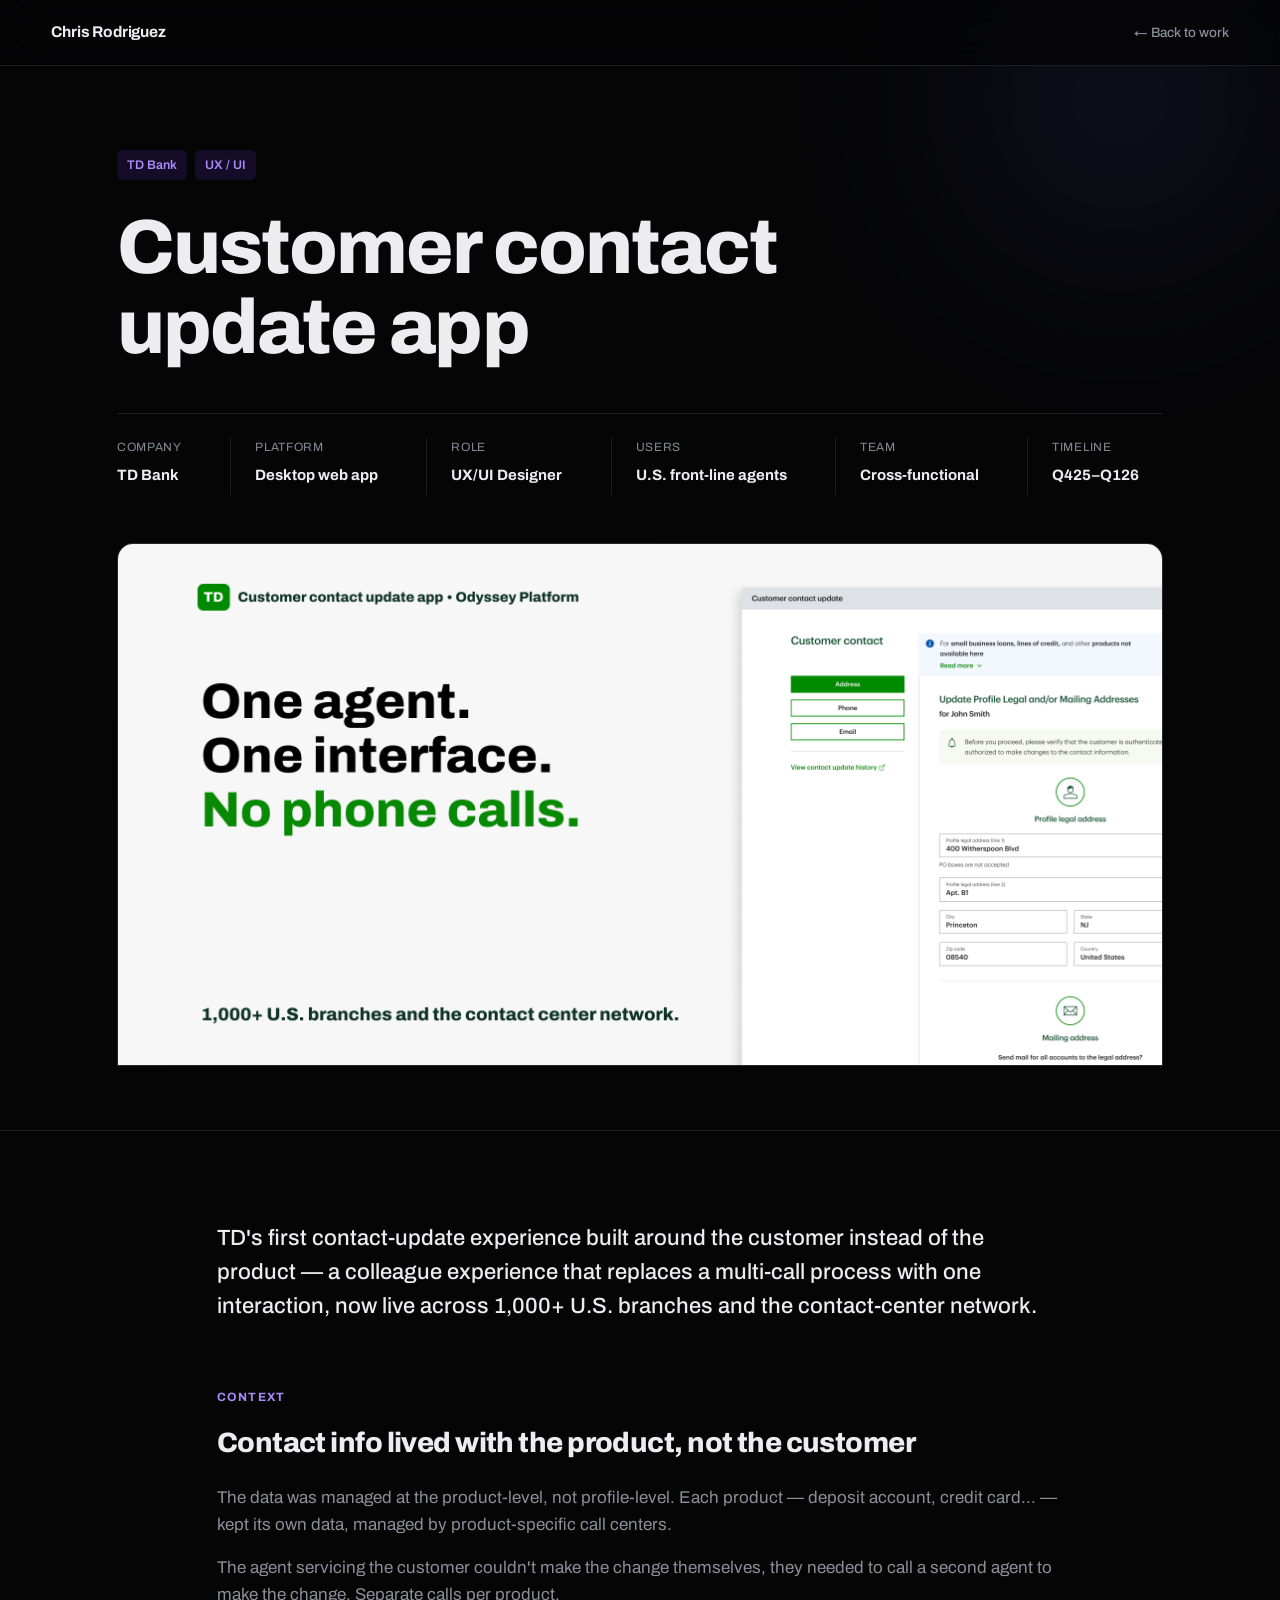
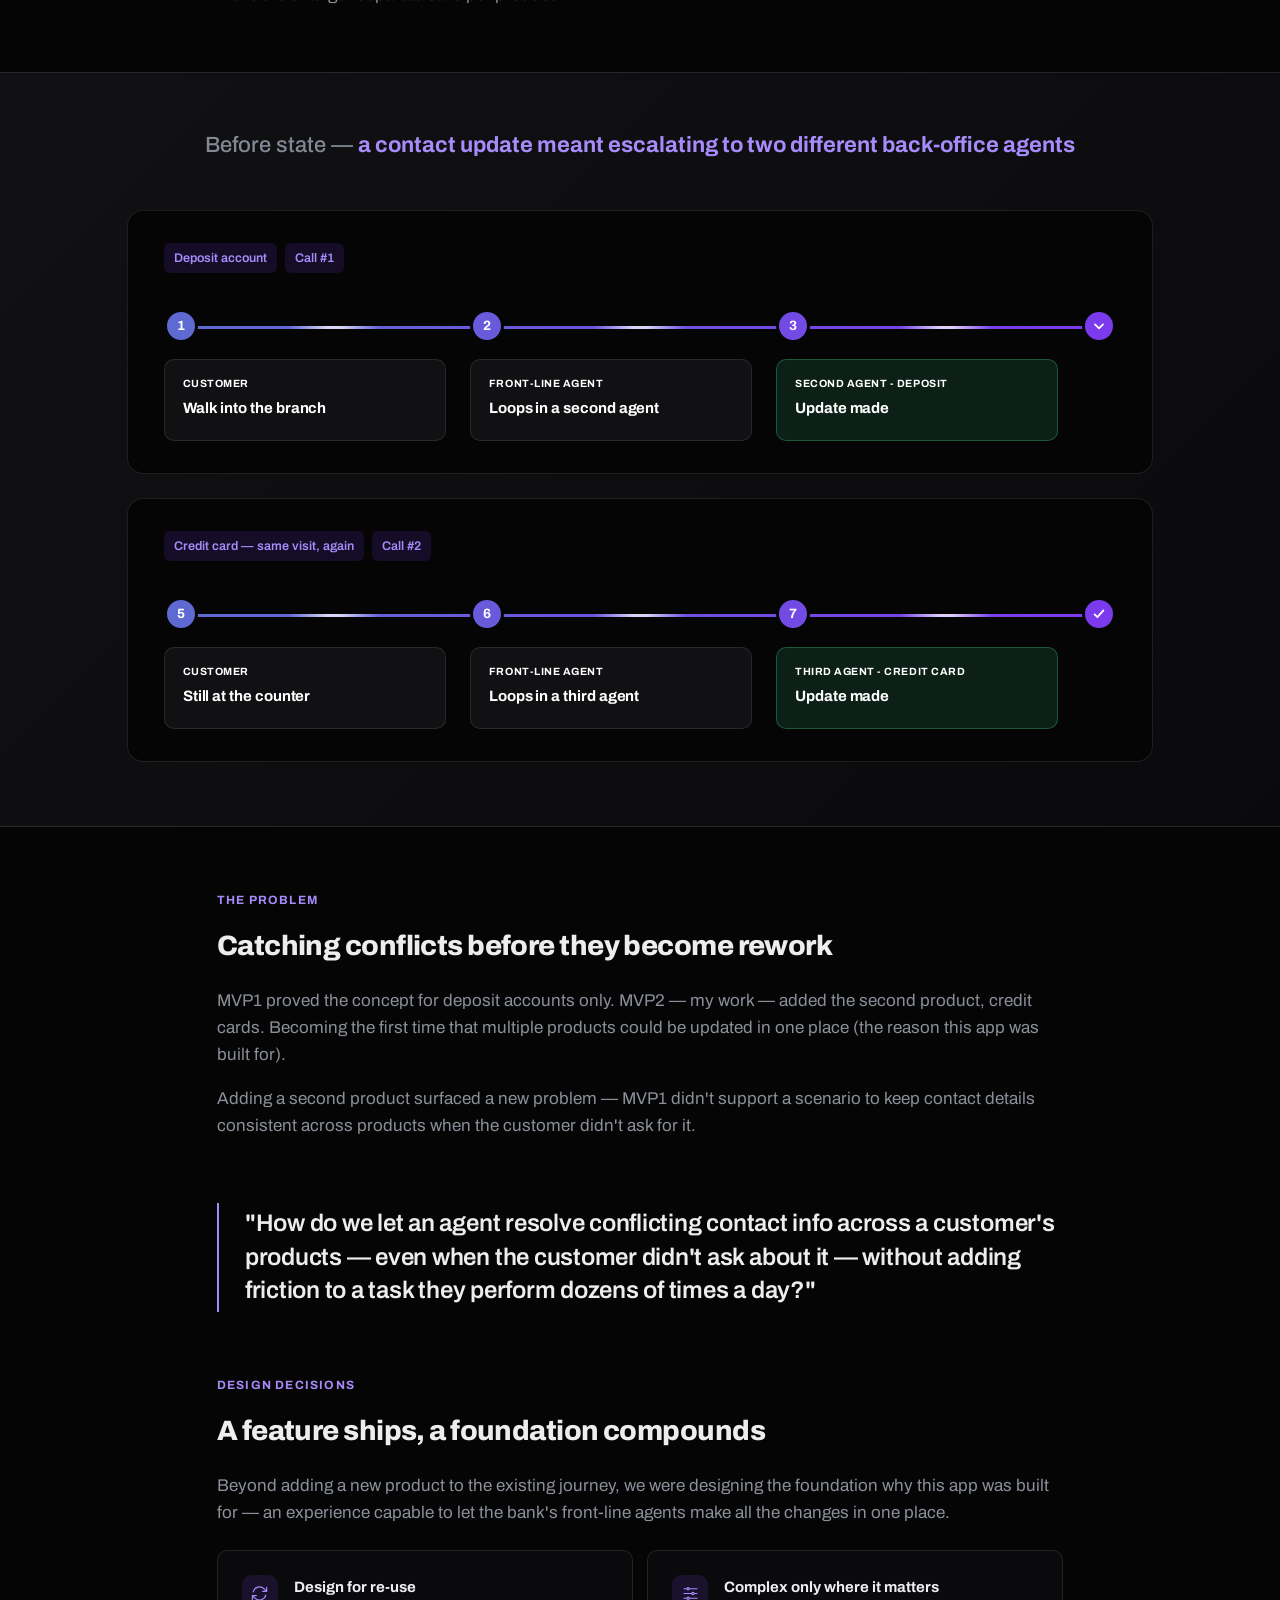
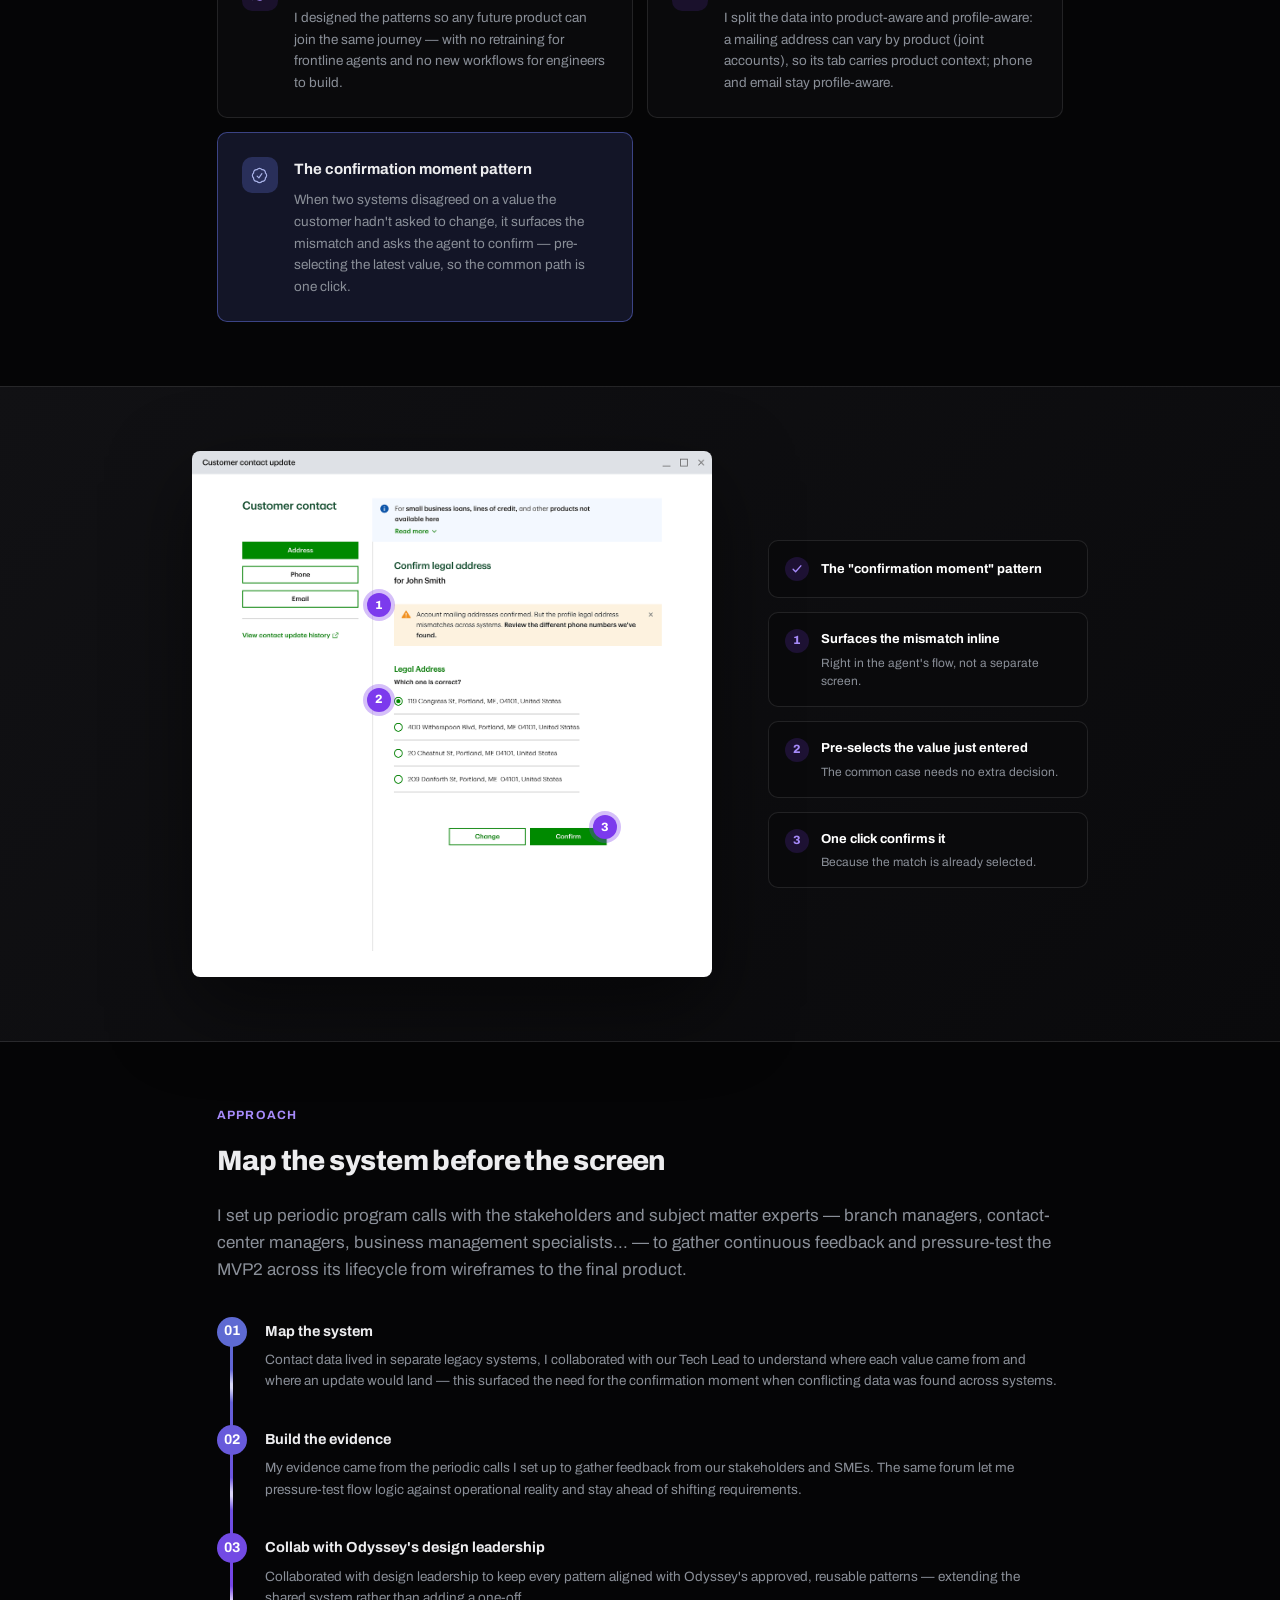
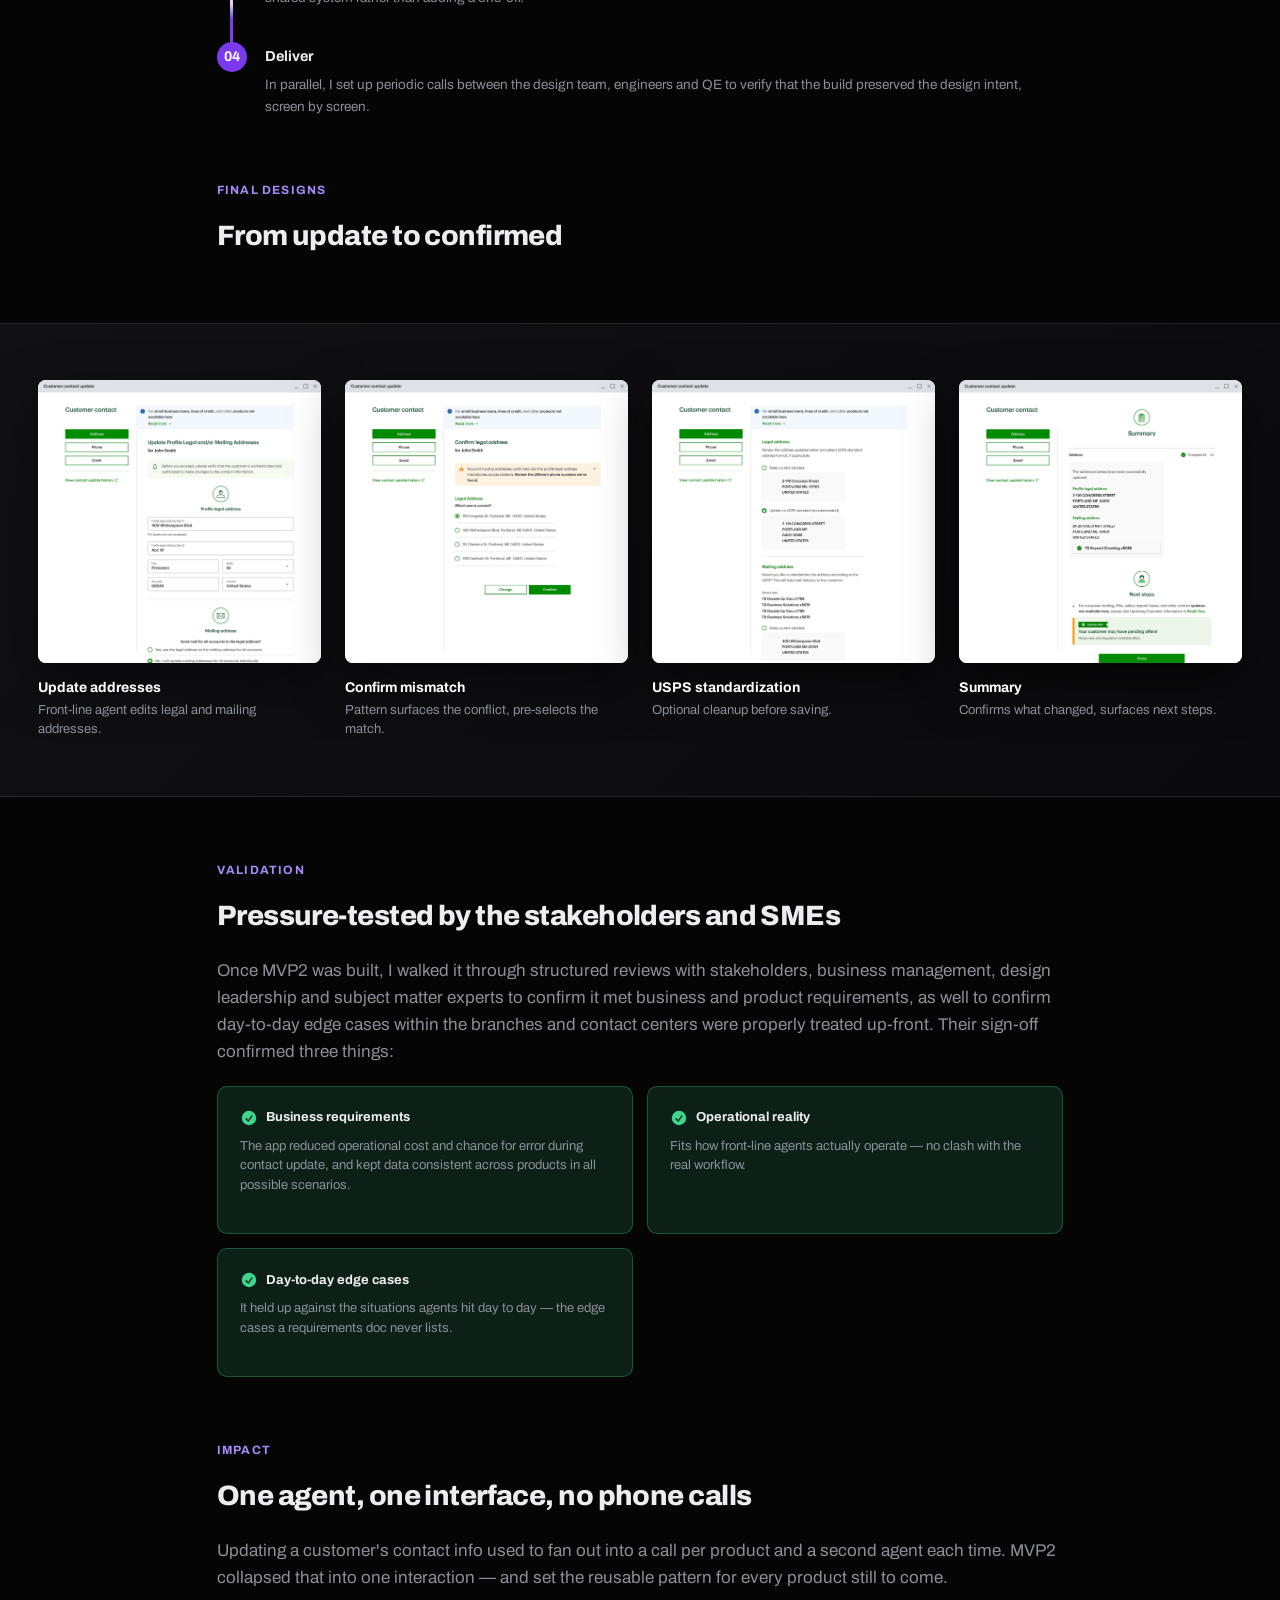
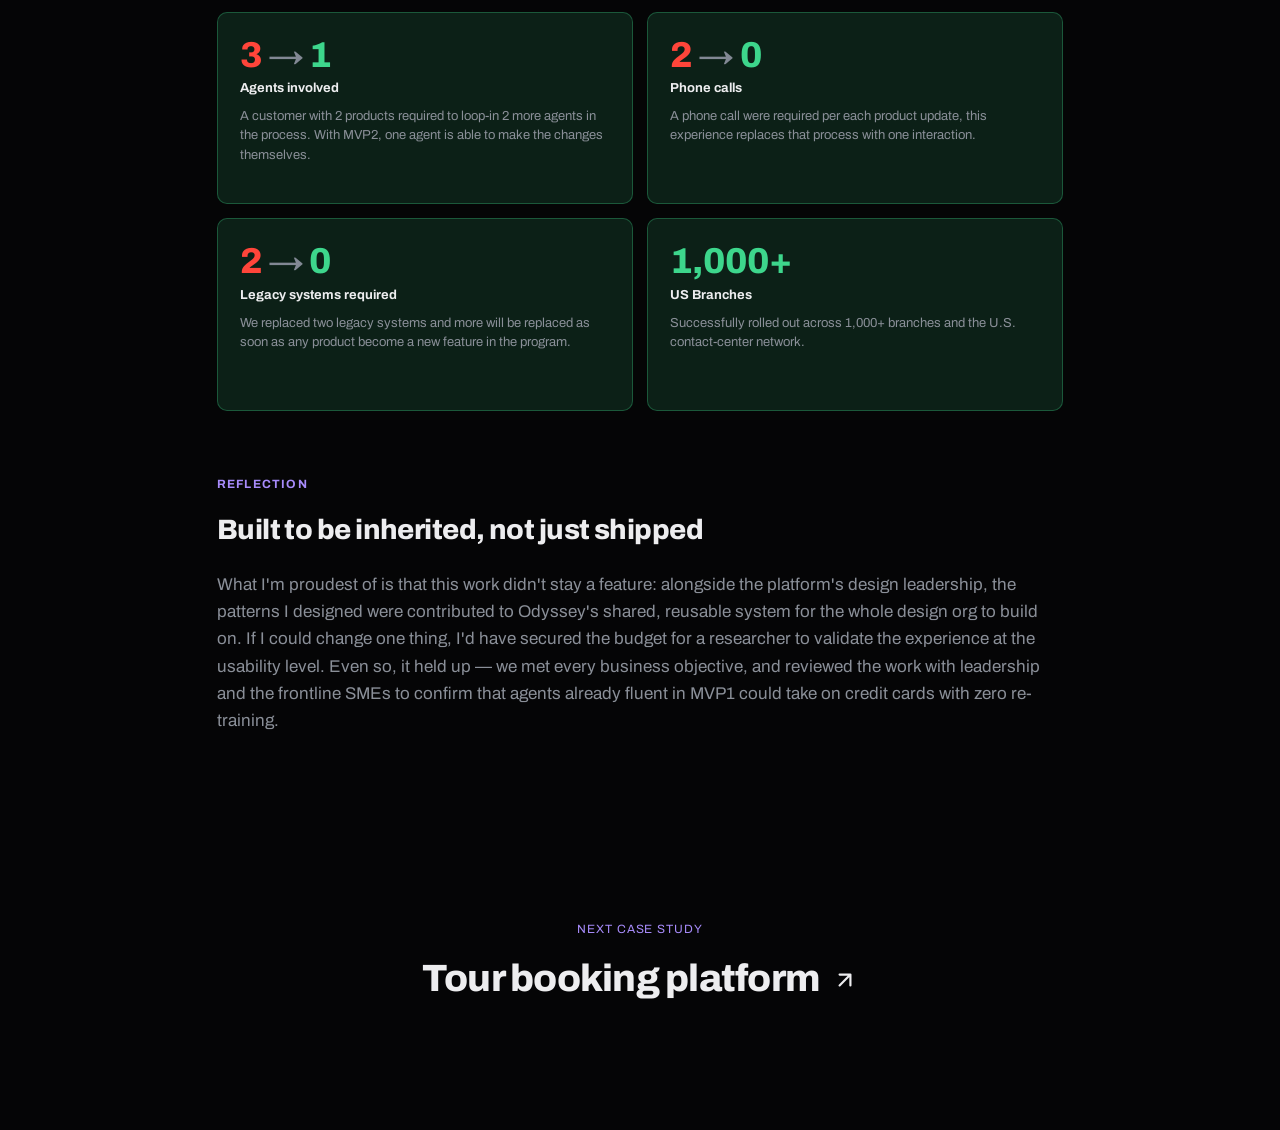
<file: tdbank/customer-contact-update-app/index.html>
<!doctype html>
<html lang="en">
<head>
<meta charset="utf-8">
<meta name="viewport" content="width=device-width, initial-scale=1">
<title>Customer contact update app — TD Bank</title>
<meta name="description" content="TD's first contact-update experience built around the customer instead of the product — live across 1,000+ U.S. branches and the contact-center network.">
<link rel="icon" href="/media/favicon/favicon.ico" sizes="any">
<link rel="icon" href="/media/favicon/favicon-32.png" type="image/png" sizes="32x32">
<link rel="icon" href="/media/favicon/favicon-16.png" type="image/png" sizes="16x16">
<link rel="apple-touch-icon" href="/media/favicon/apple-touch-icon.png">
<link rel="canonical" href="https://chrisrodriguezdesign.com/tdbank/customer-contact-update-app/">
<meta property="og:type" content="website">
<meta property="og:title" content="Customer contact update app — TD Bank">
<meta property="og:description" content="TD's first contact-update experience built around the customer instead of the product — live across 1,000+ U.S. branches and the contact-center network.">
<meta property="og:url" content="https://chrisrodriguezdesign.com/tdbank/customer-contact-update-app/">
<meta property="og:image" content="https://chrisrodriguezdesign.com/media/og-image.png">
<meta name="twitter:card" content="summary_large_image">
<meta name="twitter:title" content="Customer contact update app — TD Bank">
<meta name="twitter:description" content="TD's first contact-update experience built around the customer instead of the product — live across 1,000+ U.S. branches and the contact-center network.">
<meta name="twitter:image" content="https://chrisrodriguezdesign.com/media/og-image.png">
<link rel="preconnect" href="https://fonts.googleapis.com">
<link rel="preconnect" href="https://fonts.gstatic.com" crossorigin>
<link href="https://fonts.googleapis.com/css2?family=Archivo:wght@400;500;600;700;800&family=JetBrains+Mono:wght@400;500;600;700&display=swap" rel="stylesheet">
<style>
  :root{
    --bg:#050506; --bg-alt:#0D0D11; --bg-elevated:#0A0A0C; --bg-elevated-2:#111114;
    --surface:rgba(255,255,255,.045); --border:rgba(255,255,255,.1); --border-strong:rgba(255,255,255,.16);
    --ink:#EDEDEF; --muted:#8A8F98; --muted-2:#828894;
    --accent:#5E6AD2; --accent-2:#7C3AED; --accent-2-text:#A78BFA; --success:#3DD68C; --success-bg:rgba(61,214,140,.13); --danger:#FF453A;
    --font:'Archivo',-apple-system,sans-serif; --mono:'JetBrains Mono',monospace;
    --ease:cubic-bezier(.16,1,.3,1); --r:16px; --r-sm:10px; --r-pill:999px;
  }
  *{margin:0;padding:0;box-sizing:border-box}
  html{scroll-behavior:smooth}
  body{background:var(--bg);color:var(--ink);font-family:var(--font);line-height:1.6;-webkit-font-smoothing:antialiased}
  a{color:inherit}
  .wrap{max-width:1200px;margin:0 auto;padding:0 6vw}
  .col{max-width:1000px;margin:0 auto;padding:0 6vw}
  .glow{position:absolute;border-radius:50%;filter:blur(90px);pointer-events:none}
  .g1{width:520px;height:520px;background:radial-gradient(circle,var(--accent),transparent 70%);opacity:.14;top:-160px;right:-100px}

  .nav{position:fixed;top:0;left:0;right:0;z-index:100;background:rgba(5,5,6,.78);backdrop-filter:blur(16px);border-bottom:1px solid var(--border)}
  .nav-in{max-width:1280px;margin:0 auto;padding:20px clamp(20px,4vw,56px);display:flex;align-items:center;justify-content:space-between}
  .logo{font-weight:700;font-size:15.5px;letter-spacing:-.01em;text-decoration:none;color:var(--ink)}
  .back-link{font-size:13.5px;font-weight:500;color:var(--muted);text-decoration:none;display:inline-flex;align-items:center;gap:6px;transition:color 200ms var(--ease)}
  .back-link:hover{color:var(--ink)}
  .back-link .bl-short{display:none}
  @media (max-width:480px){ .back-link .bl-full{display:none} .back-link .bl-short{display:inline} }


  /* ============ CASE HEADER (from Template A) ============ */
  .case-header{padding:150px 0 64px;overflow:hidden;position:relative;border-bottom:1px solid var(--border)}
  /* Discipline chip sheen — same staggered sweep as the homepage Work cards. */
  .tag{position:relative;overflow:hidden;display:inline-block;font-size:12.5px;font-weight:600;color:var(--accent-2-text);background:rgba(124,58,237,.14);border-radius:6px;padding:5px 10px;margin-right:8px;margin-bottom:20px;--sheen-delay:0s}
  .tag::after{content:"";position:absolute;inset:0;background:linear-gradient(115deg,transparent 35%,rgba(255,255,255,.4) 48%,rgba(255,255,255,.4) 52%,transparent 65%);transform:translateX(-130%);animation:chip-sheen 5.5s ease-in-out infinite;animation-delay:var(--sheen-delay)}
  @keyframes chip-sheen{0%,18%{transform:translateX(-130%)}38%,100%{transform:translateX(130%)}}
  .case-header h1{font-weight:800;font-size:clamp(40px,6vw,80px);letter-spacing:-.025em;line-height:1.05;max-width:16ch;margin-bottom:44px;position:relative;z-index:2}
  .meta-block{padding-top:24px;border-top:1px solid var(--border);position:relative;z-index:2}
  .meta-row{display:flex;flex-wrap:nowrap;gap:12px 24px}
  .meta-row:not(:last-child){margin-bottom:20px}
  .meta-item{flex:1 1 auto;min-width:0;padding:0 24px 8px 0;border-right:1px solid var(--border)}
  .meta-item:last-child{border-right:none;padding-right:0}
  .meta-item .k{font-size:12px;text-transform:uppercase;letter-spacing:.06em;color:var(--muted-2);margin-bottom:6px}
  .meta-item .v{font-size:15px;font-weight:700}
  .cover{aspect-ratio:16/8;margin-top:48px;display:flex;flex-direction:column;align-items:center;justify-content:center;gap:8px;color:var(--muted-2);background:linear-gradient(135deg,var(--bg-elevated-2),var(--bg-elevated));border:1px solid var(--border);border-radius:var(--r) var(--r) 0 0;overflow:hidden}
  .cover svg{width:30px;height:30px;opacity:.5}
  .cover span{font-size:11px;letter-spacing:.08em;text-transform:uppercase;opacity:.5}
  .cover img{width:100%;height:100%;object-fit:cover;display:block}

  /* ============ ARTICLE BODY (from Template B) ============ */
  .article{padding:90px 0}
  .eyebrow{font-size:12px;font-weight:700;letter-spacing:.1em;text-transform:uppercase;color:var(--accent-2-text);margin-bottom:14px}
  .lede{font-size:22px;line-height:1.55;font-weight:500;color:var(--ink);margin:0}
  .art-section{margin-bottom:64px}
  .art-section:last-child{margin-bottom:0}
  .art-section h2{font-weight:800;font-size:clamp(22px,2.6vw,28px);letter-spacing:-.02em;margin-bottom:18px}
  .art-section p{font-size:17px;color:var(--muted);margin-bottom:16px}
  .art-section p strong{color:var(--ink)}
  .art-section p.lede{font-size:22px;line-height:1.55;font-weight:500;color:var(--ink);margin:0}

  .pull-quote{border-left:2.5px solid var(--accent-2-text);padding:4px 0 4px 26px;margin:44px 0;font-size:24px;font-weight:600;letter-spacing:-.01em;line-height:1.4;color:var(--ink)}
  .pull-quote cite{display:block;font-style:normal;font-size:13px;font-weight:500;color:var(--muted-2);margin-top:12px}

  /* Vertical spine timeline — a continuous accent→accent-2 gradient runs
     the full length via three real segments (never a single element,
     since the line must end exactly at the last dot and each segment's
     sweep must sync to the dot it arrives at). A sequenced sheen travels
     dot1 → seg1 → dot2 → seg2 → dot3 → seg3 → dot4, each dot flashing a
     purple glow (matching the hero role-rotator dot) the instant the
     preceding segment's sweep reaches it. Positions/timing are computed
     in JS from real layout — row heights vary with text length. */
  .vs-list{position:relative;padding-left:48px;margin-top:36px}
  .vs-line-seg{position:absolute;left:13px;width:3px;border-radius:2px;overflow:hidden;z-index:0}
  .vs-line-seg .sweep{position:absolute;inset:0;background:linear-gradient(200deg,transparent 35%,rgba(255,255,255,.75) 48%,rgba(255,255,255,.75) 52%,transparent 65%);animation:vseg-sheen 4s ease-in-out infinite;animation-fill-mode:backwards}
  @keyframes vseg-sheen{0%{transform:translateY(-130%)}15%{transform:translateY(130%)}100%{transform:translateY(130%)}}
  .vs-row{position:relative;padding-bottom:36px}
  .vs-row:last-child{padding-bottom:0}
  .vs-dot{position:absolute;left:-48px;top:-3px;width:30px;height:30px;border-radius:50%;display:flex;align-items:center;justify-content:center;font-family:var(--font);font-weight:700;font-size:14px;color:#fff;z-index:1;animation:dot-glow-blink 4s ease-in-out infinite;animation-fill-mode:backwards}
  @keyframes dot-glow-blink{0%,100%{box-shadow:0 0 0 0 rgba(124,58,237,0)}1.5%{box-shadow:0 0 6px 0 rgba(124,58,237,.9),0 0 14px 2px rgba(124,58,237,.55)}11%{box-shadow:0 0 0 0 rgba(124,58,237,0)}}
  .vs-row h4{font-size:14.5px;font-weight:700;margin:0}
  .vs-row p{font-size:13.5px;color:var(--muted);margin:6px 0 0}

  .breakout{margin:64px calc(50% - 50vw);width:100vw;aspect-ratio:16/8;display:flex;flex-direction:column;align-items:center;justify-content:center;gap:8px;color:var(--muted-2);background:linear-gradient(135deg,var(--bg-elevated-2),var(--bg-elevated));border-top:1px solid var(--border);border-bottom:1px solid var(--border)}
  /* No .breakout svg / .breakout span rules here on purpose. Every
     .breakout on this page now holds real built content (op-breakout,
     confirm-breakout, final-breakout) instead of the placeholder
     icon+label it originally had, so a generic "any svg/span inside a
     .breakout" selector has nothing legitimate left to target — it would
     only ever silently reach into unrelated nested icons/labels and mess
     with their opacity/size/case, which is exactly what happened here
     more than once. If a real placeholder breakout is ever reintroduced,
     scope its rule to a dedicated class (e.g. .breakout-placeholder svg)
     instead of resurrecting the bare-tag descendant selector. */

  /* Confirmation-moment breakout — full-bleed like the other breakouts.
     The screenshot (a portrait app screen, not a wide banner) sits left
     with 3 numbered pins on the regions called out in the Design
     Decisions text; a matching numbered legend stacks to its right. */
  .breakout.confirm-breakout{aspect-ratio:auto;display:block;padding:64px 0}
  .confirm-wrap{max-width:1180px;margin:0 auto;padding:0 6vw}
  .confirm-row{display:flex;align-items:center;gap:56px;justify-content:center}
  .confirm-shot{position:relative;width:520px;max-width:100%;flex-shrink:0;border-radius:8px;overflow:hidden;box-shadow:0 30px 80px rgba(0,0,0,.5)}
  .confirm-shot img{display:block;width:100%;height:auto}
  .confirm-pin{position:absolute;width:24px;height:24px;border-radius:50%;background:var(--accent-2);color:#fff;font-family:var(--font);font-weight:800;font-size:12px;display:flex;align-items:center;justify-content:center;box-shadow:0 0 0 4px rgba(124,58,237,.32);transform:translate(-50%,-50%)}
  .confirm-legend{display:flex;flex-direction:column;gap:14px;max-width:320px}
  .confirm-legend-tag{display:flex;gap:12px;align-items:center;font-size:13px;font-weight:700;color:#fff;background:var(--bg-elevated);border:1px solid var(--border);border-radius:var(--r-sm);padding:16px}
  .confirm-legend .cl-item{display:flex;gap:12px;align-items:flex-start;background:var(--bg-elevated);border:1px solid var(--border);border-radius:var(--r-sm);padding:16px}
  .confirm-legend .cl-num{width:24px;height:24px;border-radius:50%;background:rgba(124,58,237,.18);color:var(--accent-2-text);font-weight:800;font-size:12px;flex-shrink:0;display:flex;align-items:center;justify-content:center}
  .confirm-legend .cl-num svg{width:14px;height:14px}
  .confirm-legend h5{font-size:13px;font-weight:700;color:#fff;margin-bottom:4px}
  .confirm-legend p{font-size:12px;color:var(--muted);line-height:1.5}
  @media (max-width:960px){ .confirm-row{flex-direction:column} .confirm-legend{max-width:520px;width:100%} }

  /* Final designs breakout — 4 equal columns filling the wide wrap, no
     scrolling. The 4 shipped screens have wildly different native aspect
     ratios (one is a very tall scrolling form, one is nearly square), so
     every frame is cropped to the same portrait ratio via object-fit:cover
     rather than hand-picked crop coordinates — the browser handles it
     responsively. */
  .breakout.final-breakout{aspect-ratio:auto;display:block;padding:56px 0}
  .final-wrap{max-width:1920px;margin:0 auto;padding:0 3vw}
  .final-carousel{display:grid;grid-template-columns:repeat(4,1fr);gap:24px;align-items:start}
  .final-carousel .fc-frame{aspect-ratio:1/1;border-radius:8px;overflow:hidden;background:#fff;box-shadow:0 20px 50px rgba(0,0,0,.5)}
  .final-carousel .fc-frame img{display:block;width:100%;height:100%;object-fit:cover;object-position:top center}
  .final-carousel .fc-cap{margin-top:14px;font-size:13px;color:var(--muted);line-height:1.5}
  .final-carousel .fc-cap b{color:#fff;display:block;font-size:14px;margin-bottom:3px}
  @media (max-width:900px){ .final-carousel{grid-template-columns:1fr 1fr} }
  @media (max-width:560px){ .final-carousel{grid-template-columns:1fr} }

  /* Old-process infographic — "before this app" horizontal timeline, one
     row per call/product. Each row is a self-contained left-to-right
     spine (Customer → Front-line agent → Back-office agent), the exact
     same proven pattern as the vertical spine just laid on its side —
     dot-to-dot connectors only ever travel within a single row, so they
     can never cross another row's text (the earlier swimlane version's
     diagonal cross-lane connectors could, which is why it read as messy).
     Two rows stacked = the repetition itself tells the "twice" story.
     Below 640px three columns don't have room to breathe, so it collapses
     to a plain static step list instead of cramming. */
  .breakout.op-breakout{aspect-ratio:auto;display:block;padding:56px 0 64px}
  .op-wrap{max-width:1180px;margin:0 auto;padding:0 6vw}
  .op-eyebrow{font-size:22px;line-height:1.5;font-weight:500;letter-spacing:normal;color:var(--muted-2);text-align:center;margin-bottom:48px}
  .op-eyebrow b{color:var(--accent-2-text);font-weight:700}

  .op-diagram{display:flex;flex-direction:column;gap:24px}
  .op-row-card{background:var(--bg);border:1px solid var(--border);border-radius:var(--r);padding:32px 36px}
  .op-row-card .op-row-tag{margin-bottom:28px;opacity:1;text-transform:none;font-size:12.5px;font-weight:600;letter-spacing:normal}
  .op-hspine{position:relative;display:flex;align-items:stretch;justify-content:space-between;gap:24px}
  .op-h-seg{position:absolute;top:0;height:3px;border-radius:2px;overflow:hidden;z-index:0}
  .op-h-seg .sweep-x{position:absolute;inset:0;background:linear-gradient(90deg,transparent 35%,rgba(255,255,255,.75) 48%,rgba(255,255,255,.75) 52%,transparent 65%);animation-fill-mode:backwards}
  /* Four phases run in strict sequence on one shared master cycle: row 1's
     pills sweep → row 1's timeline sweeps → row 2's pills sweep → row 2's
     timeline sweeps, each starting the instant the previous one finishes.
     Because pill sweeps (chip-sheen-style) and timeline sweeps/glows are
     different animations with different natural travel times, the only way
     to chain them without drift is to compute one master cycle length in
     JS and inject matching @keyframes for it — see layoutOldProcess()
     below, which writes #opDynamicKeyframes. animation-duration and
     animation-delay for every pill/dot/segment come from that injected
     rule, not from fixed values here. */
  .op-h-node{position:relative;z-index:2;display:flex;flex-direction:column;align-items:flex-start;flex:1;min-width:0}
  .op-h-endcap{flex:0 0 auto}
  .op-dot svg{width:16px;height:16px;opacity:1}
  .op-dot{width:34px;height:34px;border-radius:50%;display:flex;align-items:center;justify-content:center;font-family:var(--font);font-weight:700;font-size:13.5px;color:#fff;flex-shrink:0;border:3px solid var(--bg);animation-fill-mode:backwards}
  .op-row-card .op-row-tag::after{animation-fill-mode:backwards}
  .op-h-card{width:100%;flex:1;display:flex;flex-direction:column;background:var(--bg-elevated-2);border:1px solid var(--border);border-radius:var(--r-sm);padding:16px 18px;margin-top:16px}
  .op-h-card.done{background:var(--success-bg);border-color:rgba(61,214,140,.3)}
  .op-h-actor{font-size:10.5px;font-weight:700;letter-spacing:.05em;text-transform:uppercase;color:#fff;margin-bottom:6px}
  .op-h-node h5{font-size:15px;font-weight:700;color:#fff;margin:0 0 6px;letter-spacing:-.005em;line-height:1.3}
  .op-h-node p{font-size:12.5px;color:var(--muted);line-height:1.6;margin:0}
  .op-h-node .op-check{display:inline-flex;align-items:center;gap:6px;font-size:11.5px;font-weight:700;color:#fff;margin-top:10px}
  .op-h-node .op-check svg{width:17px;height:17px;flex-shrink:0;color:var(--success)}

  @media (max-width:640px){ .op-diagram{display:none} }
  .op-mobile{display:none}
  @media (max-width:640px){ .op-mobile{display:block} }
  .op-m-step{display:flex;gap:14px;background:var(--bg-elevated);border:1px solid var(--border);border-radius:var(--r-sm);padding:16px;margin-bottom:10px}
  .op-m-step:last-child{margin-bottom:0}
  .op-m-step.done{background:var(--success-bg);border-color:rgba(61,214,140,.3)}
  .op-m-icon{width:34px;height:34px;border-radius:10px;background:rgba(124,58,237,.16);color:var(--accent-2-text);display:flex;align-items:center;justify-content:center;flex-shrink:0}
  .op-m-step.done .op-m-icon{background:rgba(61,214,140,.18);color:var(--success)}
  .op-m-icon svg{width:17px;height:17px;opacity:1}
  .op-m-actor{font-size:10.5px;font-weight:700;text-transform:uppercase;letter-spacing:.05em;color:#fff;margin-bottom:5px}
  .op-m-step h5{font-size:15px;font-weight:700;color:#fff;margin:0 0 5px}
  .op-m-step p{font-size:13px;color:var(--muted);line-height:1.6;margin:0}
  .op-m-step .op-check{display:inline-flex;align-items:center;gap:6px;font-size:11.5px;font-weight:700;color:#fff;margin-top:9px}
  .op-m-step .op-check svg{width:17px;height:17px;color:var(--success)}
  .op-m-group{margin-top:22px}
  .op-m-group:first-child{margin-top:0}
  .op-m-group-tag{font-size:10.5px;font-weight:700;letter-spacing:.05em;text-transform:uppercase;color:var(--accent-2-text);margin:0 0 12px}

  .stat-line{display:grid;grid-template-columns:1fr 1fr;gap:14px;margin-top:20px}
  .stat-line-item{background:var(--success-bg);border:1px solid rgba(61,214,140,.3);border-radius:var(--r-sm);padding:22px}
  .stat-line-item .val{font-size:36px;line-height:1.15;font-weight:800;letter-spacing:-.02em;margin-bottom:4px;color:var(--success)}
  .stat-line-item .val .arrow{color:var(--muted-2);margin:0 6px;font-weight:400}
  .stat-line-item .val .before{color:var(--danger)}
  .stat-line-item .lbl{font-size:13px;line-height:1.3;font-weight:700;color:var(--ink)}
  .stat-line-item .desc{font-size:13px;line-height:1.5;color:var(--muted);margin-top:10px}
  @media (max-width:480px){ .stat-line{grid-template-columns:1fr} }

  .info-grid{display:grid;grid-template-columns:1fr 1fr;gap:14px;margin-top:20px}
  .info-grid .lbl{display:flex;align-items:center;gap:8px}
  .info-grid .lbl svg{width:18px;height:18px;flex-shrink:0;color:var(--success)}
  @media (max-width:700px){ .info-grid{grid-template-columns:1fr} }

  /* Design decisions — 3 cards, 2-up then 1, all the same size (reuses
     .info-grid's layout); the 3rd is "featured" via a tinted background,
     not a different size. */
  .decision-grid{display:grid;grid-template-columns:1fr 1fr;gap:14px;margin-top:24px}
  .decision-card{background:var(--bg-elevated);border:1px solid var(--border);border-radius:var(--r-sm);padding:24px;display:flex;gap:16px;align-items:flex-start}
  .decision-card .dc-icon{width:36px;height:36px;border-radius:10px;background:rgba(124,58,237,.14);color:var(--accent-2-text);display:flex;align-items:center;justify-content:center;flex-shrink:0}
  .decision-card .dc-icon svg{width:19px;height:19px}
  .decision-card h4{font-size:15px;font-weight:700;margin-bottom:8px}
  .decision-card p{font-size:13.5px;color:var(--muted);line-height:1.6;margin:0}
  .decision-card.featured{background:rgba(94,106,210,.16);border-color:rgba(94,106,210,.55)}
  .decision-card.featured .dc-icon{background:rgba(94,106,210,.3);color:#A9B2E8}
  @media (max-width:700px){ .decision-grid{grid-template-columns:1fr} }

  .closing{padding:80px 6vw 120px;text-align:center}
  .closing .k{font-size:12px;text-transform:uppercase;letter-spacing:.08em;color:var(--accent-2-text);margin-bottom:10px}
  .closing a{font-weight:800;font-size:clamp(24px,3.4vw,38px);text-decoration:none;display:inline-flex;align-items:center;gap:12px;letter-spacing:-.02em;max-width:100%}
  .closing a span{min-width:0}
  .closing a svg{width:26px;height:26px;flex-shrink:0;transition:transform 200ms var(--ease)}
  .closing a:hover svg{transform:translate(4px,-4px)}

  @media (max-width:640px){
    .meta-row{display:grid;grid-template-columns:1fr 1fr;column-gap:24px;row-gap:22px}
    .meta-item{border-right:none;padding:0}
    .meta-item:nth-child(odd){border-right:1px solid var(--border);padding-right:16px}
    .lede{font-size:19px}
    .pull-quote{font-size:20px}
  }

</style>
</head>
<body>


<nav class="nav">
  <div class="nav-in">
    <a class="logo" href="/">Chris Rodriguez</a>
    <a class="back-link" href="/#work"><span class="bl-full">← Back to work</span><span class="bl-short">← Work</span></a>
  </div>
</nav>

<header class="case-header">
  <div class="glow g1" aria-hidden="true"></div>
  <div class="wrap">
    <span class="tag" style="--sheen-delay:0s">TD Bank</span><span class="tag" style="--sheen-delay:1.1s">UX / UI</span>
    <h1>Customer contact update app</h1>
    <div class="meta-block">
      <div class="meta-row">
        <div class="meta-item"><div class="k">Company</div><div class="v">TD Bank</div></div>
        <div class="meta-item"><div class="k">Platform</div><div class="v">Desktop web app</div></div>
        <div class="meta-item"><div class="k">Role</div><div class="v">UX/UI Designer</div></div>
        <div class="meta-item"><div class="k">Users</div><div class="v">U.S. front-line agents</div></div>
        <div class="meta-item"><div class="k">Team</div><div class="v">Cross-functional</div></div>
        <div class="meta-item"><div class="k">Timeline</div><div class="v">Q425–Q126</div></div>
      </div>
    </div>
    <div class="cover">
      <img src="/media/td-bank-featured.png" alt="Customer contact update app — Odyssey Platform UI showing the Address, Phone, and Email update flow">
    </div>
  </div>
</header>

<article class="article">
  <div class="col">
    <section class="art-section" id="throughline">
      <p class="lede">TD's first contact-update experience built around the customer instead of the product — a colleague experience that replaces a multi-call process with one interaction, now live across 1,000+ U.S. branches and the contact-center network.</p>
    </section>

    <section class="art-section" id="context">
      <div class="eyebrow">Context</div>
      <h2>Contact info lived with the product, not the customer</h2>
      <p>The data was managed at the product-level, not profile-level. Each product — deposit account, credit card... — kept its own data, managed by product-specific call centers.</p>
      <p>The agent servicing the customer couldn't make the change themselves, they needed to call a second agent to make the change. Separate calls per product.</p>
    </section>

    <div class="breakout op-breakout">
      <div class="op-wrap">
        <div class="op-eyebrow">Before state — <b>a contact update meant escalating to two different back-office agents</b></div>

        <!-- Desktop: two horizontal timelines, one per product/visit-step.
             Each row is its own self-contained Customer → Front-line
             agent → Back-office agent spine — same pattern as the
             vertical spine in Approach, just horizontal. -->
        <div class="op-diagram" id="opDiagram">
          <div class="op-row-card">
            <span class="tag op-row-tag" style="--sheen-delay:0s">Deposit account</span><span class="tag op-row-tag" style="--sheen-delay:1.1s">Call #1</span>
            <div class="op-hspine" id="opRow0">
              <div class="op-h-node"><div class="op-dot" id="opR0Dot0">1</div><div class="op-h-card"><div class="op-h-actor">Customer</div><h5>Walk into the branch</h5></div></div>
              <div class="op-h-node"><div class="op-dot" id="opR0Dot1">2</div><div class="op-h-card"><div class="op-h-actor">Front-line agent</div><h5>Loops in a second agent</h5></div></div>
              <div class="op-h-node"><div class="op-dot" id="opR0Dot2">3</div><div class="op-h-card done"><div class="op-h-actor">Second agent - deposit</div><h5>Update made</h5></div></div>
              <div class="op-h-node op-h-endcap"><div class="op-dot" id="opR0Dot3"><svg viewBox="0 0 20 20" fill="none" stroke="currentColor" stroke-width="2.2" stroke-linecap="round" stroke-linejoin="round"><path d="M5 8l5 5 5-5"/></svg></div></div>
            </div>
          </div>
          <div class="op-row-card">
            <span class="tag op-row-tag" style="--sheen-delay:0s">Credit card — same visit, again</span><span class="tag op-row-tag" style="--sheen-delay:1.1s">Call #2</span>
            <div class="op-hspine" id="opRow1">
              <div class="op-h-node"><div class="op-dot" id="opR1Dot0">5</div><div class="op-h-card"><div class="op-h-actor">Customer</div><h5>Still at the counter</h5></div></div>
              <div class="op-h-node"><div class="op-dot" id="opR1Dot1">6</div><div class="op-h-card"><div class="op-h-actor">Front-line agent</div><h5>Loops in a third agent</h5></div></div>
              <div class="op-h-node"><div class="op-dot" id="opR1Dot2">7</div><div class="op-h-card done"><div class="op-h-actor">Third agent - credit card</div><h5>Update made</h5></div></div>
              <div class="op-h-node op-h-endcap"><div class="op-dot" id="opR1Dot3"><svg viewBox="0 0 20 20" fill="none" stroke="currentColor" stroke-width="2.2" stroke-linecap="round" stroke-linejoin="round"><path d="M4.5 10.5l3.5 3.5 7.5-8.5"/></svg></div></div>
            </div>
          </div>
        </div>

        <!-- Mobile fallback: static step list. One "walks in" card, then
             two grouped escalations — same content, no swimlanes. -->
        <div class="op-mobile">
          <div class="op-m-group">
            <div class="op-m-group-tag">Deposit account</div>
            <div class="op-m-step"><div class="op-m-icon"><svg viewBox="0 0 24 24" fill="none" stroke="currentColor" stroke-width="1.5" stroke-linecap="round" stroke-linejoin="round"><path d="M15.75 6a3.75 3.75 0 1 1-7.5 0 3.75 3.75 0 0 1 7.5 0ZM4.501 20.118a7.5 7.5 0 0 1 14.998 0A17.933 17.933 0 0 1 12 21.75c-2.676 0-5.216-.584-7.499-1.632Z"/></svg></div><div><div class="op-m-actor">Customer</div><h5>Walk into the branch</h5></div></div>
            <div class="op-m-step"><div class="op-m-icon"><svg viewBox="0 0 24 24" fill="none" stroke="currentColor" stroke-width="1.5" stroke-linecap="round" stroke-linejoin="round"><path d="M15 9h3.75M15 12h3.75M15 15h3.75M4.5 19.5h15a2.25 2.25 0 0 0 2.25-2.25V6.75A2.25 2.25 0 0 0 19.5 4.5h-15a2.25 2.25 0 0 0-2.25 2.25v10.5A2.25 2.25 0 0 0 4.5 19.5Zm6-10.125a1.875 1.875 0 1 1-3.75 0 1.875 1.875 0 0 1 3.75 0Zm1.294 6.336a6.721 6.721 0 0 1-3.17.789 6.721 6.721 0 0 1-3.168-.789 3.376 3.376 0 0 1 6.338 0Z"/></svg></div><div><div class="op-m-actor">Front-line agent</div><h5>Loops in a second agent</h5></div></div>
            <div class="op-m-step done"><div class="op-m-icon"><svg viewBox="0 0 24 24" fill="none" stroke="currentColor" stroke-width="1.5" stroke-linecap="round" stroke-linejoin="round"><path d="M18 18.72a9.094 9.094 0 0 0 3.741-.479 3 3 0 0 0-4.682-2.72m.94 3.198.001.031c0 .225-.012.447-.037.666A11.944 11.944 0 0 1 12 21c-2.17 0-4.207-.576-5.963-1.584A6.062 6.062 0 0 1 6 18.719m12 0a5.971 5.971 0 0 0-.941-3.197m0 0A5.995 5.995 0 0 0 12 12.75a5.995 5.995 0 0 0-5.058 2.772m0 0a3 3 0 0 0-4.681 2.72 8.986 8.986 0 0 0 3.74.477m.94-3.197a5.971 5.971 0 0 0-.94 3.197M15 6.75a3 3 0 1 1-6 0 3 3 0 0 1 6 0Zm6 3a2.25 2.25 0 1 1-4.5 0 2.25 2.25 0 0 1 4.5 0Zm-13.5 0a2.25 2.25 0 1 1-4.5 0 2.25 2.25 0 0 1 4.5 0Z"/></svg></div><div><div class="op-m-actor">Second agent - deposit</div><h5>Update made</h5></div></div>
          </div>

          <div class="op-m-group">
            <div class="op-m-group-tag">Credit card — same visit, again</div>
            <div class="op-m-step"><div class="op-m-icon"><svg viewBox="0 0 24 24" fill="none" stroke="currentColor" stroke-width="1.5" stroke-linecap="round" stroke-linejoin="round"><path d="M15.75 6a3.75 3.75 0 1 1-7.5 0 3.75 3.75 0 0 1 7.5 0ZM4.501 20.118a7.5 7.5 0 0 1 14.998 0A17.933 17.933 0 0 1 12 21.75c-2.676 0-5.216-.584-7.499-1.632Z"/></svg></div><div><div class="op-m-actor">Customer</div><h5>Still at the counter</h5></div></div>
            <div class="op-m-step"><div class="op-m-icon"><svg viewBox="0 0 24 24" fill="none" stroke="currentColor" stroke-width="1.5" stroke-linecap="round" stroke-linejoin="round"><path d="M15 9h3.75M15 12h3.75M15 15h3.75M4.5 19.5h15a2.25 2.25 0 0 0 2.25-2.25V6.75A2.25 2.25 0 0 0 19.5 4.5h-15a2.25 2.25 0 0 0-2.25 2.25v10.5A2.25 2.25 0 0 0 4.5 19.5Zm6-10.125a1.875 1.875 0 1 1-3.75 0 1.875 1.875 0 0 1 3.75 0Zm1.294 6.336a6.721 6.721 0 0 1-3.17.789 6.721 6.721 0 0 1-3.168-.789 3.376 3.376 0 0 1 6.338 0Z"/></svg></div><div><div class="op-m-actor">Front-line agent</div><h5>Loops in a third agent</h5></div></div>
            <div class="op-m-step done"><div class="op-m-icon"><svg viewBox="0 0 24 24" fill="none" stroke="currentColor" stroke-width="1.5" stroke-linecap="round" stroke-linejoin="round"><path d="M18 18.72a9.094 9.094 0 0 0 3.741-.479 3 3 0 0 0-4.682-2.72m.94 3.198.001.031c0 .225-.012.447-.037.666A11.944 11.944 0 0 1 12 21c-2.17 0-4.207-.576-5.963-1.584A6.062 6.062 0 0 1 6 18.719m12 0a5.971 5.971 0 0 0-.941-3.197m0 0A5.995 5.995 0 0 0 12 12.75a5.995 5.995 0 0 0-5.058 2.772m0 0a3 3 0 0 0-4.681 2.72 8.986 8.986 0 0 0 3.74.477m.94-3.197a5.971 5.971 0 0 0-.94 3.197M15 6.75a3 3 0 1 1-6 0 3 3 0 0 1 6 0Zm6 3a2.25 2.25 0 1 1-4.5 0 2.25 2.25 0 0 1 4.5 0Zm-13.5 0a2.25 2.25 0 1 1-4.5 0 2.25 2.25 0 0 1 4.5 0Z"/></svg></div><div><div class="op-m-actor">Third agent - credit card</div><h5>Update made</h5></div></div>
          </div>
        </div>
      </div>
    </div>

    <section class="art-section" id="problem">
      <div class="eyebrow">The problem</div>
      <h2>Catching conflicts before they become rework</h2>
      <p>MVP1 proved the concept for deposit accounts only. MVP2 — my work — added the second product, credit cards. Becoming the first time that multiple products could be updated in one place (the reason this app was built for).</p>
      <p>Adding a second product surfaced a new problem — MVP1 didn't support a scenario to keep contact details consistent across products when the customer didn't ask for it.</p>
    </section>

    <section class="art-section" id="quote">
      <blockquote class="pull-quote">
        "How do we let an agent resolve conflicting contact info across a customer's products — even when the customer didn't ask about it — without adding friction to a task they perform dozens of times a day?"
      </blockquote>
    </section>

    <section class="art-section" id="design-decisions">
      <div class="eyebrow">Design decisions</div>
      <h2>A feature ships, a foundation compounds</h2>
      <p>Beyond adding a new product to the existing journey, we were designing the foundation why this app was built for — an experience capable to let the bank's front-line agents make all the changes in one place.</p>
      <div class="decision-grid">
        <div class="decision-card">
          <div class="dc-icon"><svg viewBox="0 0 24 24" fill="none" stroke="currentColor" stroke-width="1.5" stroke-linecap="round" stroke-linejoin="round"><path d="M16.023 9.348h4.992v-.001M2.985 19.644v-4.992m0 0h4.992m-4.993 0 3.181 3.183a8.25 8.25 0 0 0 13.803-3.7M4.031 9.865a8.25 8.25 0 0 1 13.803-3.7l3.181 3.182m0-4.991v4.99"/></svg></div>
          <div><h4>Design for re-use</h4>
          <p>I designed the patterns so any future product can join the same journey — with no retraining for frontline agents and no new workflows for engineers to build.</p></div>
        </div>
        <div class="decision-card">
          <div class="dc-icon"><svg viewBox="0 0 24 24" fill="none" stroke="currentColor" stroke-width="1.5" stroke-linecap="round" stroke-linejoin="round"><path d="M10.5 6h9.75M10.5 6a1.5 1.5 0 1 1-3 0m3 0a1.5 1.5 0 1 0-3 0M3.75 6H7.5m3 12h9.75m-9.75 0a1.5 1.5 0 0 1-3 0m3 0a1.5 1.5 0 0 0-3 0m-3.75 0H7.5m9-6h3.75m-3.75 0a1.5 1.5 0 0 1-3 0m3 0a1.5 1.5 0 0 0-3 0m-9.75 0h9.75"/></svg></div>
          <div><h4>Complex only where it matters</h4>
          <p>I split the data into product-aware and profile-aware: a mailing address can vary by product (joint accounts), so its tab carries product context; phone and email stay profile-aware.</p></div>
        </div>
        <div class="decision-card featured">
          <div class="dc-icon"><svg viewBox="0 0 24 24" fill="none" stroke="currentColor" stroke-width="1.5" stroke-linecap="round" stroke-linejoin="round"><path d="M9 12.75 11.25 15 15 9.75M21 12c0 1.268-.63 2.39-1.593 3.068a3.745 3.745 0 0 1-1.043 3.296 3.745 3.745 0 0 1-3.296 1.043A3.745 3.745 0 0 1 12 21c-1.268 0-2.39-.63-3.068-1.593a3.746 3.746 0 0 1-3.296-1.043 3.745 3.745 0 0 1-1.043-3.296A3.745 3.745 0 0 1 3 12c0-1.268.63-2.39 1.593-3.068a3.745 3.745 0 0 1 1.043-3.296 3.746 3.746 0 0 1 3.296-1.043A3.745 3.745 0 0 1 12 3c1.268 0 2.39.63 3.068 1.593a3.746 3.746 0 0 1 3.296 1.043 3.746 3.746 0 0 1 1.043 3.296A3.745 3.745 0 0 1 21 12Z"/></svg></div>
          <div><h4>The confirmation moment pattern</h4>
          <p>When two systems disagreed on a value the customer hadn't asked to change, it surfaces the mismatch and asks the agent to confirm — pre-selecting the latest value, so the common path is one click.</p></div>
        </div>
      </div>
    </section>

    <div class="breakout confirm-breakout">
      <div class="confirm-wrap">
        <div class="confirm-row">
          <div class="confirm-shot">
            <img src="/media/confirm-address.png" alt="Confirm legal address screen — the confirmation moment pattern in the Odyssey contact update app">
            <div class="confirm-pin" style="top:29.3%;left:36%">1</div>
            <div class="confirm-pin" style="top:47.3%;left:36%">2</div>
            <div class="confirm-pin" style="top:71.5%;left:79.5%">3</div>
          </div>
          <div class="confirm-legend">
            <div class="confirm-legend-tag"><div class="cl-num"><svg viewBox="0 0 20 20" fill="none" stroke="currentColor" stroke-width="2" stroke-linecap="round" stroke-linejoin="round"><path d="M4.5 10.5l3.5 3.5 7.5-8.5"/></svg></div><div>The "confirmation moment" pattern</div></div>
            <div class="cl-item"><div class="cl-num">1</div><div><h5>Surfaces the mismatch inline</h5><p>Right in the agent's flow, not a separate screen.</p></div></div>
            <div class="cl-item"><div class="cl-num">2</div><div><h5>Pre-selects the value just entered</h5><p>The common case needs no extra decision.</p></div></div>
            <div class="cl-item"><div class="cl-num">3</div><div><h5>One click confirms it</h5><p>Because the match is already selected.</p></div></div>
          </div>
        </div>
      </div>
    </div>

    <section class="art-section" id="approach">
      <div class="eyebrow">Approach</div>
      <h2>Map the system before the screen</h2>
      <p>I set up periodic program calls with the stakeholders and subject matter experts — branch managers, contact-center managers, business management specialists... — to gather continuous feedback and pressure-test the MVP2 across its lifecycle from wireframes to the final product.</p>
      <div class="vs-list" id="vsList">
        <div class="vs-line-seg" id="vsSeg0"><span class="sweep"></span></div>
        <div class="vs-line-seg" id="vsSeg1"><span class="sweep"></span></div>
        <div class="vs-line-seg" id="vsSeg2"><span class="sweep"></span></div>
        <div class="vs-row"><div class="vs-dot"><span>01</span></div><h4>Map the system</h4><p>Contact data lived in separate legacy systems, I collaborated with our Tech Lead to understand where each value came from and where an update would land — this surfaced the need for the confirmation moment when conflicting data was found across systems.</p></div>
        <div class="vs-row"><div class="vs-dot"><span>02</span></div><h4>Build the evidence</h4><p>My evidence came from the periodic calls I set up to gather feedback from our stakeholders and SMEs. The same forum let me pressure-test flow logic against operational reality and stay ahead of shifting requirements.</p></div>
        <div class="vs-row"><div class="vs-dot"><span>03</span></div><h4>Collab with Odyssey's design leadership</h4><p>Collaborated with design leadership to keep every pattern aligned with Odyssey's approved, reusable patterns — extending the shared system rather than adding a one-off.</p></div>
        <div class="vs-row"><div class="vs-dot"><span>04</span></div><h4>Deliver</h4><p>In parallel, I set up periodic calls between the design team, engineers and QE to verify that the build preserved the design intent, screen by screen.</p></div>
      </div>
    </section>

    <section class="art-section" id="final-designs">
      <div class="eyebrow">Final designs</div>
      <h2>From update to confirmed</h2>
    </section>

    <div class="breakout final-breakout">
      <div class="final-wrap">
        <div class="final-carousel">
          <div class="fc-cell"><div class="fc-frame"><img src="/media/flow-1-new.png" alt="Update profile legal and mailing addresses"></div><div class="fc-cap"><b>Update addresses</b>Front-line agent edits legal and mailing addresses.</div></div>
          <div class="fc-cell"><div class="fc-frame"><img src="/media/confirm-address-2.png" alt="Confirm legal address"></div><div class="fc-cap"><b>Confirm mismatch</b>Pattern surfaces the conflict, pre-selects the match.</div></div>
          <div class="fc-cell"><div class="fc-frame"><img src="/media/flow-3-new.png" alt="USPS standardization review"></div><div class="fc-cap"><b>USPS standardization</b>Optional cleanup before saving.</div></div>
          <div class="fc-cell"><div class="fc-frame"><img src="/media/flow-4-new.png" alt="Summary and completion"></div><div class="fc-cap"><b>Summary</b>Confirms what changed, surfaces next steps.</div></div>
        </div>
      </div>
    </div>

    <section class="art-section" id="validation">
      <div class="eyebrow">Validation</div>
      <h2>Pressure-tested by the stakeholders and SMEs</h2>
      <p>Once MVP2 was built, I walked it through structured reviews with stakeholders, business management, design leadership and subject matter experts to confirm it met business and product requirements, as well to confirm day-to-day edge cases within the branches and contact centers were properly treated up-front. Their sign-off confirmed three things:</p>
      <div class="info-grid">
        <div class="stat-line-item"><div class="lbl"><svg viewBox="0 0 20 20" fill="currentColor" aria-hidden="true"><path fill-rule="evenodd" d="M10 18a8 8 0 100-16 8 8 0 000 16zm3.857-9.809a.75.75 0 00-1.214-.882l-3.483 4.79-1.88-1.88a.75.75 0 10-1.06 1.061l2.5 2.5a.75.75 0 001.137-.089l4-5.5z" clip-rule="evenodd"/></svg>Business requirements</div><p class="desc">The app reduced operational cost and chance for error during contact update, and kept data consistent across products in all possible scenarios.</p></div>
        <div class="stat-line-item"><div class="lbl"><svg viewBox="0 0 20 20" fill="currentColor" aria-hidden="true"><path fill-rule="evenodd" d="M10 18a8 8 0 100-16 8 8 0 000 16zm3.857-9.809a.75.75 0 00-1.214-.882l-3.483 4.79-1.88-1.88a.75.75 0 10-1.06 1.061l2.5 2.5a.75.75 0 001.137-.089l4-5.5z" clip-rule="evenodd"/></svg>Operational reality</div><p class="desc">Fits how front-line agents actually operate — no clash with the real workflow.</p></div>
        <div class="stat-line-item"><div class="lbl"><svg viewBox="0 0 20 20" fill="currentColor" aria-hidden="true"><path fill-rule="evenodd" d="M10 18a8 8 0 100-16 8 8 0 000 16zm3.857-9.809a.75.75 0 00-1.214-.882l-3.483 4.79-1.88-1.88a.75.75 0 10-1.06 1.061l2.5 2.5a.75.75 0 001.137-.089l4-5.5z" clip-rule="evenodd"/></svg>Day-to-day edge cases</div><p class="desc">It held up against the situations agents hit day to day — the edge cases a requirements doc never lists.</p></div>
      </div>
    </section>

    <section class="art-section" id="impact">
      <div class="eyebrow">Impact</div>
      <h2>One agent, one interface, no phone calls</h2>
      <p>Updating a customer's contact info used to fan out into a call per product and a second agent each time. MVP2 collapsed that into one interaction — and set the reusable pattern for every product still to come.</p>
      <div class="stat-line">
        <div class="stat-line-item"><div class="val"><span class="before">3</span><span class="arrow">→</span>1</div><div class="lbl">Agents involved</div><p class="desc">A customer with 2 products required to loop-in 2 more agents in the process. With MVP2, one agent is able to make the changes themselves.</p></div>
        <div class="stat-line-item"><div class="val"><span class="before">2</span><span class="arrow">→</span>0</div><div class="lbl">Phone calls</div><p class="desc">A phone call were required per each product update, this experience replaces that process with one interaction.</p></div>
        <div class="stat-line-item"><div class="val"><span class="before">2</span><span class="arrow">→</span>0</div><div class="lbl">Legacy systems required</div><p class="desc">We replaced two legacy systems and more will be replaced as soon as any product become a new feature in the program.</p></div>
        <div class="stat-line-item"><div class="val">1,000+</div><div class="lbl">US Branches</div><p class="desc">Successfully rolled out across 1,000+ branches and the U.S. contact-center network.</p></div>
      </div>
    </section>

    <section class="art-section" id="reflection">
      <div class="eyebrow">Reflection</div>
      <h2>Built to be inherited, not just shipped</h2>
      <p>What I'm proudest of is that this work didn't stay a feature: alongside the platform's design leadership, the patterns I designed were contributed to Odyssey's shared, reusable system for the whole design org to build on. If I could change one thing, I'd have secured the budget for a researcher to validate the experience at the usability level. Even so, it held up — we met every business objective, and reviewed the work with leadership and the frontline SMEs to confirm that agents already fluent in MVP1 could take on credit cards with zero re-training.</p>
    </section>
  </div>
</article>

<div class="closing">
  <div class="k">Next case study</div>
  <a href="/xma/tour-booking-platform/"><span>Tour booking platform</span> <svg viewBox="0 0 24 24" fill="none" stroke="currentColor" stroke-width="2" stroke-linecap="round" stroke-linejoin="round"><path d="M7 17 17 7M7 7h10v10"/></svg></a>
</div>

<script>
  // Vertical spine timeline (Approach section). One continuous accent →
  // accent-2 gradient runs the full spine; every dot and segment gets a
  // slice of it sized to its real position, so color never resets at a
  // boundary. A sequenced sheen travels dot1 → seg1 → dot2 → seg2 → dot3 →
  // seg3 → dot4, each dot's purple glow firing the instant the preceding
  // segment's sweep arrives — all computed from real layout since row
  // heights vary with text length.
  (function () {
    const CYCLE = 4;
    const GRAD_FROM = [94, 106, 210];   // --accent  #5E6AD2
    const GRAD_TO = [124, 58, 237];     // --accent-2 #7C3AED
    function lerpColor(t) {
      const c = GRAD_FROM.map((v, i) => Math.round(v + (GRAD_TO[i] - v) * t));
      return `rgb(${c[0]},${c[1]},${c[2]})`;
    }

    function layoutVsTimeline() {
      const list = document.getElementById('vsList');
      if (!list) return;
      const dots = Array.from(list.querySelectorAll('.vs-dot'));
      if (dots.length < 2) return;
      const listRect = list.getBoundingClientRect();
      const centers = dots.map(d => {
        const r = d.getBoundingClientRect();
        return (r.top + r.height / 2) - listRect.top;
      });
      const spineTop = centers[0], spineBottom = centers[centers.length - 1];
      const fracOf = (y) => (y - spineTop) / (spineBottom - spineTop);

      dots.forEach((dot, i) => { dot.style.background = lerpColor(fracOf(centers[i])); });

      // Reserve the tail of the cycle as a pause before it loops; split
      // what's left into one slot per dot (its flash + the segment after).
      const pauseFrac = 0.22;
      const activeFrac = 1 - pauseFrac;
      const slot = activeFrac / dots.length;
      // vseg-sheen's own keyframes finish the travel at the 15% mark of
      // its CYCLE-long animation — the next dot must flash at that exact
      // instant, not an independently-computed slot time, or it visibly lags.
      const sweepTravelFrac = 0.15;

      dots[0].style.animationDelay = '0s';

      for (let i = 0; i < dots.length - 1; i++) {
        const seg = document.getElementById('vsSeg' + i);
        seg.style.top = centers[i] + 'px';
        seg.style.height = (centers[i + 1] - centers[i]) + 'px';
        seg.style.background = `linear-gradient(180deg, ${lerpColor(fracOf(centers[i]))}, ${lerpColor(fracOf(centers[i + 1]))})`;
        const segStart = (i + 0.05) * slot * CYCLE;
        seg.querySelector('.sweep').style.animationDelay = `-${(CYCLE - segStart).toFixed(2)}s`;

        const dotStart = segStart + sweepTravelFrac * CYCLE;
        dots[i + 1].style.animationDelay = `-${(CYCLE - dotStart).toFixed(2)}s`;
      }
    }
    layoutVsTimeline();
    window.addEventListener('load', layoutVsTimeline);
    window.addEventListener('resize', layoutVsTimeline);
  })();

  // Old-process horizontal timelines (Context breakout). Two independent
  // rows — one per product/visit-step — each literally the vertical
  // spine's algorithm rotated: 3 dots, 2 segments, one accent→accent-2
  // gradient per row, a sheen chained dot→seg→dot→seg→dot. Because every
  // connector lives inside its own row, it only ever travels between two
  // dots in that same row and can never cross another row's text — the
  // earlier swimlane version's cross-lane diagonals could. Below 640px
  // this is display:none (.op-mobile takes over), so layout bails out
  // early rather than positioning invisible, zero-sized elements.
  (function () {
    const diagram = document.getElementById('opDiagram');
    const rows = [document.getElementById('opRow0'), document.getElementById('opRow1')];
    if (!diagram || rows.some(r => !r)) return;
    const rowCards = Array.from(document.querySelectorAll('.op-row-card'));
    if (rowCards.length !== rows.length) return;

    const CYCLE_PER_ROW = 5;              // internal reference for spacing dots within one row's own phase
    const PILL_TRAVEL_SEC = 1.1;          // matches the hero .tag chip-sheen's own travel time
    const LINE_TRAVEL_SEC = 0.15 * CYCLE_PER_ROW;   // 0.75s, same absolute speed as before
    const GLOW_PEAK_SEC = 0.015 * CYCLE_PER_ROW;    // 0.075s
    const GLOW_FINISH_SEC = 0.11 * CYCLE_PER_ROW;   // 0.55s
    const pauseFrac = 0.22;
    const PAUSE_SEC = 2.4;                // breathing room before the 4-phase sequence repeats

    const GRAD_FROM = [94, 106, 210];   // --accent  #5E6AD2
    const GRAD_TO = [124, 58, 237];     // --accent-2 #7C3AED
    function lerpColor(t) {
      const c = GRAD_FROM.map((v, i) => Math.round(v + (GRAD_TO[i] - v) * t));
      return `rgb(${c[0]},${c[1]},${c[2]})`;
    }

    // Build one real segment element per gap between consecutive dots
    // (dots.length - 1 of them), each with its own sweep child.
    const rowData = rows.map(row => {
      const dots = Array.from(row.querySelectorAll('.op-dot'));
      const segs = Array.from({ length: dots.length - 1 }, () => {
        const el = document.createElement('div');
        el.className = 'op-h-seg';
        const sweep = document.createElement('div');
        sweep.className = 'sweep-x';
        el.appendChild(sweep);
        row.appendChild(el);
        return el;
      });
      return { row, dots, segs };
    });
    const pillData = rowCards.map(card => Array.from(card.querySelectorAll('.op-row-tag')));

    // A row's own internal dot/segment schedule, in seconds relative to
    // that row's OWN phase start (t=0 = its first dot flashing).
    function computeTimelineSchedule(dotCount) {
      const slot = (1 - pauseFrac) * CYCLE_PER_ROW / dotCount;
      const dotStarts = [0];
      const segStarts = [];
      for (let i = 0; i < dotCount - 1; i++) {
        const segStart = (i + 0.05) * slot;
        segStarts.push(segStart);
        dotStarts.push(segStart + LINE_TRAVEL_SEC);
      }
      const duration = dotStarts[dotStarts.length - 1] + GLOW_FINISH_SEC;
      return { dotStarts, segStarts, duration };
    }

    let keyframeStyle = document.getElementById('opDynamicKeyframes');
    if (!keyframeStyle) {
      keyframeStyle = document.createElement('style');
      keyframeStyle.id = 'opDynamicKeyframes';
      document.head.appendChild(keyframeStyle);
    }

    function layoutOldProcess() {
      if (getComputedStyle(diagram).display === 'none') return;

      // ---- Chain the 4 phases: pills(row1) → timeline(row1) →
      // pills(row2) → timeline(row2) — each starts where the last ends. ----
      let t = 0;
      const phases = rowData.map(({ dots }, i) => {
        const pillsStart = t;
        const pillCount = pillData[i].length;
        t = pillsStart + (pillCount > 0 ? (pillCount - 1) * PILL_TRAVEL_SEC + PILL_TRAVEL_SEC : 0);
        const timelineStart = t;
        const schedule = computeTimelineSchedule(dots.length);
        t = timelineStart + schedule.duration;
        return { pillsStart, timelineStart, schedule };
      });
      const MASTER_CYCLE = t + PAUSE_SEC;
      const pct = sec => (sec / MASTER_CYCLE * 100).toFixed(4);

      // Inject @keyframes sized exactly to MASTER_CYCLE — computed here,
      // not hand-matched, so the CSS percentages can never drift out of
      // sync with the JS-computed delays below.
      keyframeStyle.textContent = `
        @keyframes op-pill-sweep-master{0%{transform:translateX(-130%)}${pct(PILL_TRAVEL_SEC)}%{transform:translateX(130%)}100%{transform:translateX(130%)}}
        @keyframes op-line-sweep-master{0%{transform:translateX(-130%)}${pct(LINE_TRAVEL_SEC)}%{transform:translateX(130%)}100%{transform:translateX(130%)}}
        @keyframes op-dot-glow-master{0%,100%{box-shadow:0 0 0 0 rgba(124,58,237,0)}${pct(GLOW_PEAK_SEC)}%{box-shadow:0 0 6px 0 rgba(124,58,237,.9),0 0 14px 2px rgba(124,58,237,.55)}${pct(GLOW_FINISH_SEC)}%{box-shadow:0 0 0 0 rgba(124,58,237,0)}}
        .op-row-card .op-row-tag::after{animation:op-pill-sweep-master ${MASTER_CYCLE.toFixed(3)}s ease-in-out infinite;animation-delay:var(--sheen-delay);animation-fill-mode:backwards}
        .op-h-seg .sweep-x{animation:op-line-sweep-master ${MASTER_CYCLE.toFixed(3)}s ease-in-out infinite;animation-fill-mode:backwards}
        .op-dot{animation:op-dot-glow-master ${MASTER_CYCLE.toFixed(3)}s ease-in-out infinite;animation-fill-mode:backwards}
      `;

      // ---- Pill delays ----
      pillData.forEach((pills, i) => {
        const pillsStart = phases[i].pillsStart;
        pills.forEach((pill, pi) => {
          const start = pillsStart + pi * PILL_TRAVEL_SEC;
          pill.style.setProperty('--sheen-delay', `-${(MASTER_CYCLE - start).toFixed(3)}s`);
        });
      });

      // ---- Geometry, colors, dot/segment delays ----
      rowData.forEach(({ row, dots, segs }, i) => {
        const rowRect = row.getBoundingClientRect();
        const centers = dots.map(d => {
          const r = d.getBoundingClientRect();
          return (r.left + r.width / 2) - rowRect.left;
        });
        const dotY = dots[0].getBoundingClientRect().top - rowRect.top + dots[0].offsetHeight / 2;
        const spineStart = centers[0], spineEnd = centers[centers.length - 1];
        const fracOf = x => (x - spineStart) / (spineEnd - spineStart);
        dots.forEach((d, di) => { d.style.background = lerpColor(fracOf(centers[di])); });

        const { timelineStart, schedule } = phases[i];
        dots.forEach((d, di) => {
          const start = timelineStart + schedule.dotStarts[di];
          d.style.animationDelay = `-${(MASTER_CYCLE - start).toFixed(3)}s`;
        });

        for (let si = 0; si < segs.length; si++) {
          const seg = segs[si];
          seg.style.left = centers[si] + 'px';
          seg.style.top = dotY + 'px';
          seg.style.width = (centers[si + 1] - centers[si]) + 'px';
          seg.style.background = `linear-gradient(90deg, ${lerpColor(fracOf(centers[si]))}, ${lerpColor(fracOf(centers[si + 1]))})`;
          const start = timelineStart + schedule.segStarts[si];
          seg.querySelector('.sweep-x').style.animationDelay = `-${(MASTER_CYCLE - start).toFixed(3)}s`;
        }
      });
    }
    layoutOldProcess();
    window.addEventListener('load', layoutOldProcess);
    window.addEventListener('resize', layoutOldProcess);
  })();

  // Impact stat cards — CSS grid only equalizes height within a single
  // row, so with 4 cards across 2 rows the shorter row's cards were
  // stretched to match their own row-mate but not the other row,
  // leaving mismatched sizes and uneven bottom padding. Measure each
  // card's natural (content-driven) height and apply the tallest to all
  // four, so every card is identically sized regardless of row.
  (function () {
    const cards = Array.from(document.querySelectorAll('#impact .stat-line-item'));
    if (!cards.length) return;
    function equalizeStatCards() {
      cards.forEach(c => { c.style.height = 'auto'; });
      const maxH = Math.max(...cards.map(c => c.getBoundingClientRect().height));
      cards.forEach(c => { c.style.height = maxH + 'px'; });
    }
    equalizeStatCards();
    window.addEventListener('load', equalizeStatCards);
    window.addEventListener('resize', equalizeStatCards);
  })();
</script>

</body>
</html>
</file>
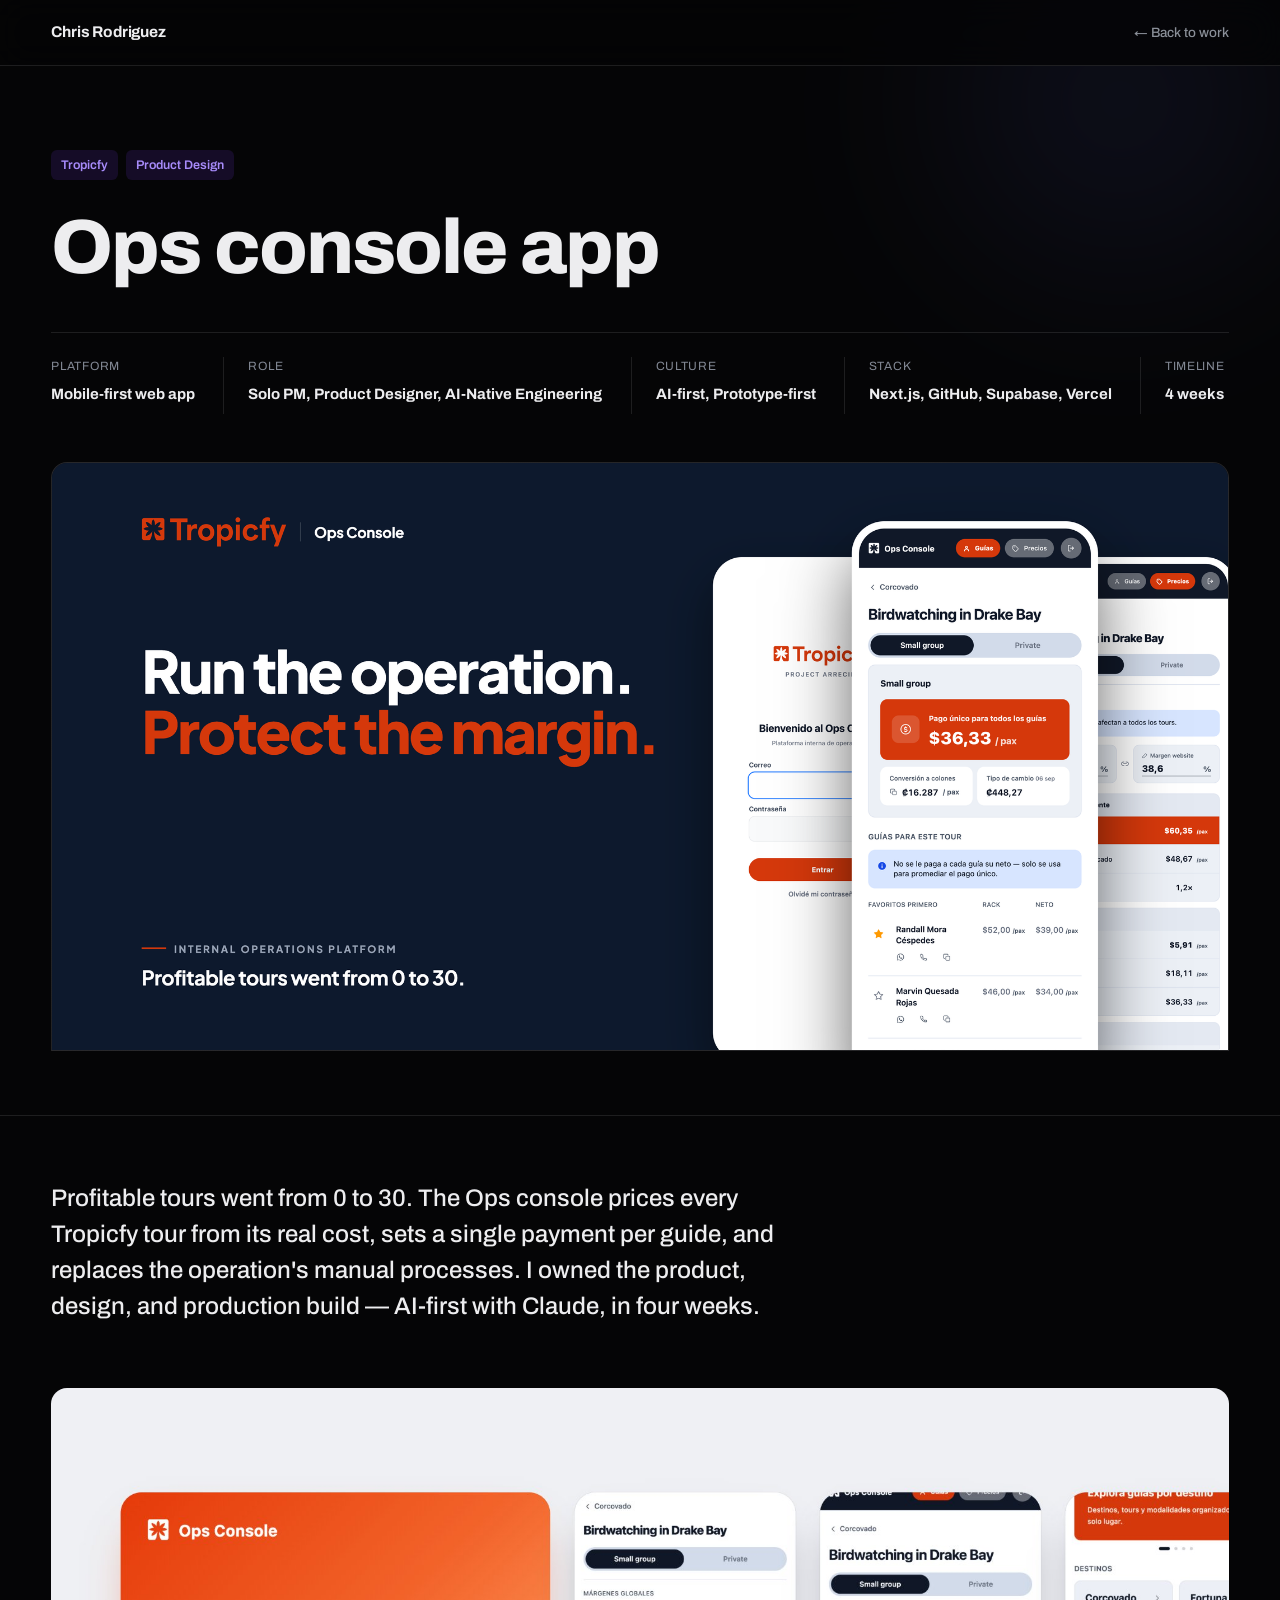
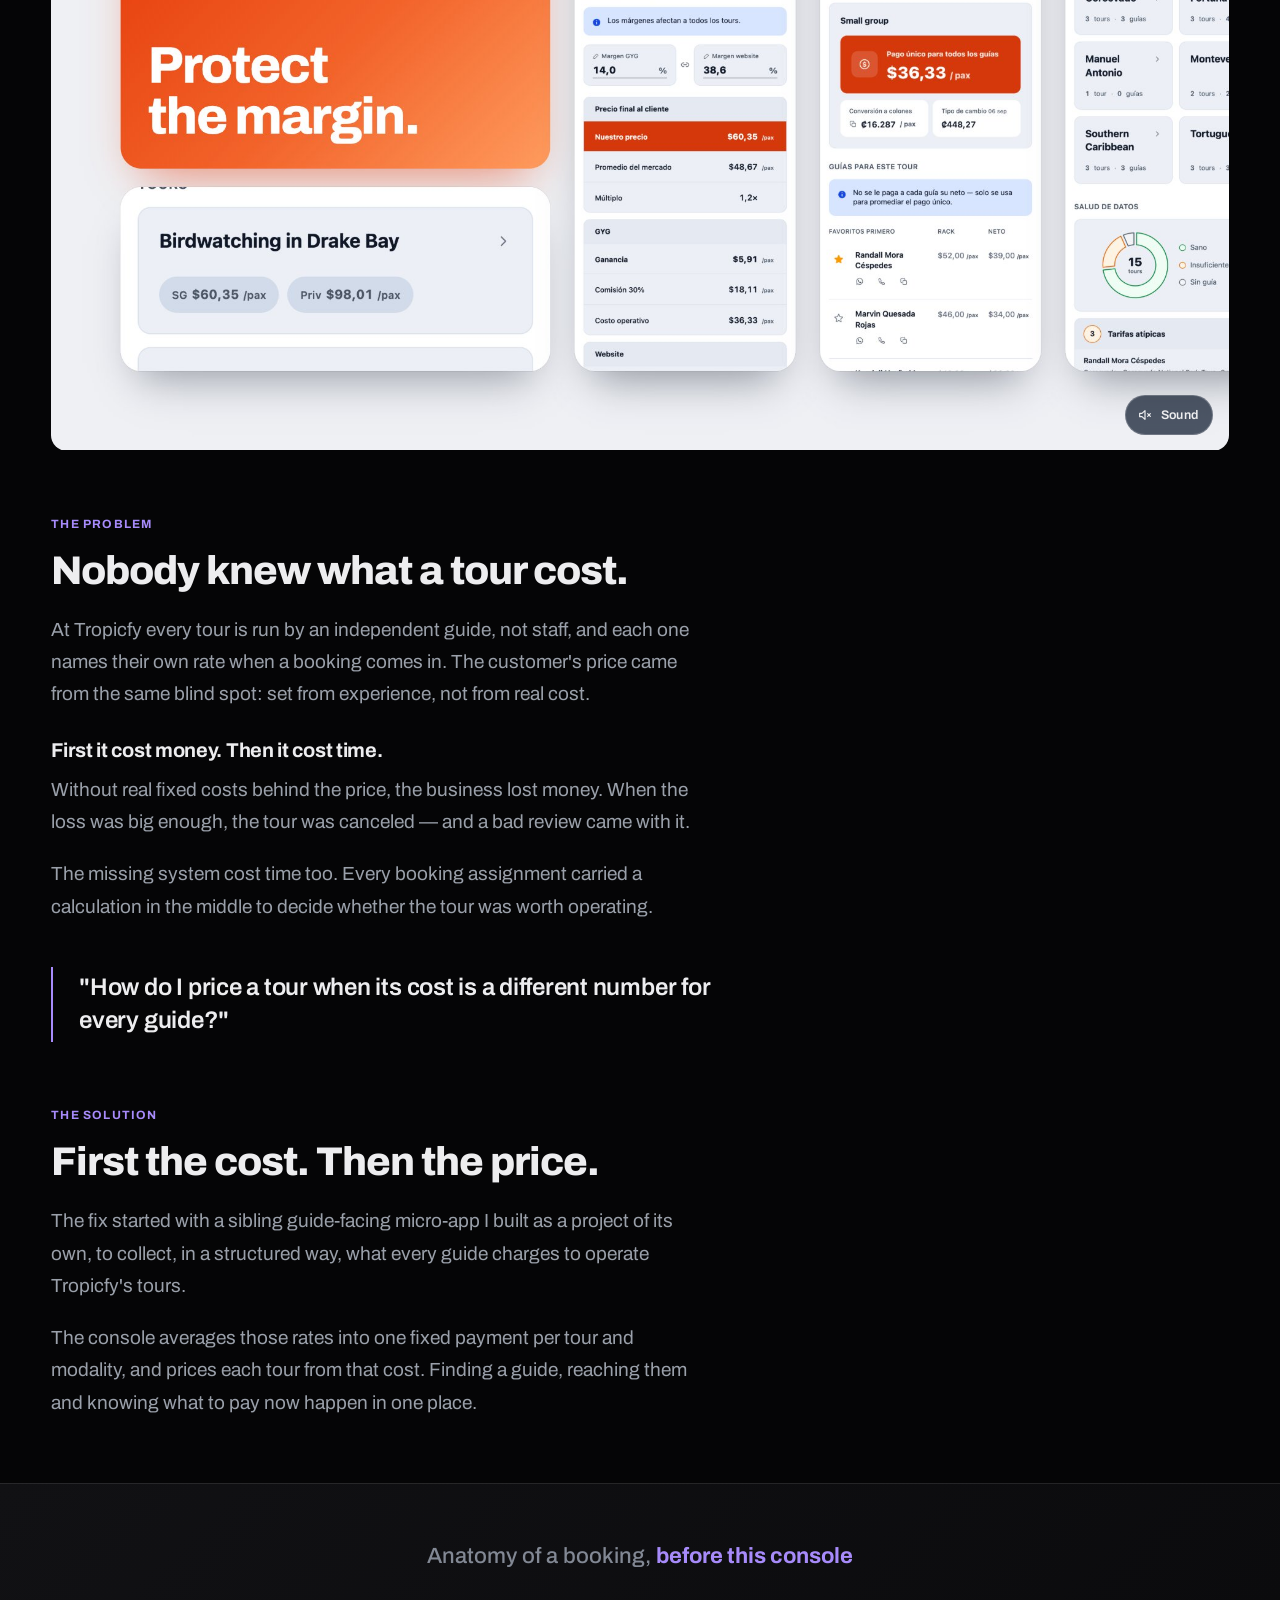
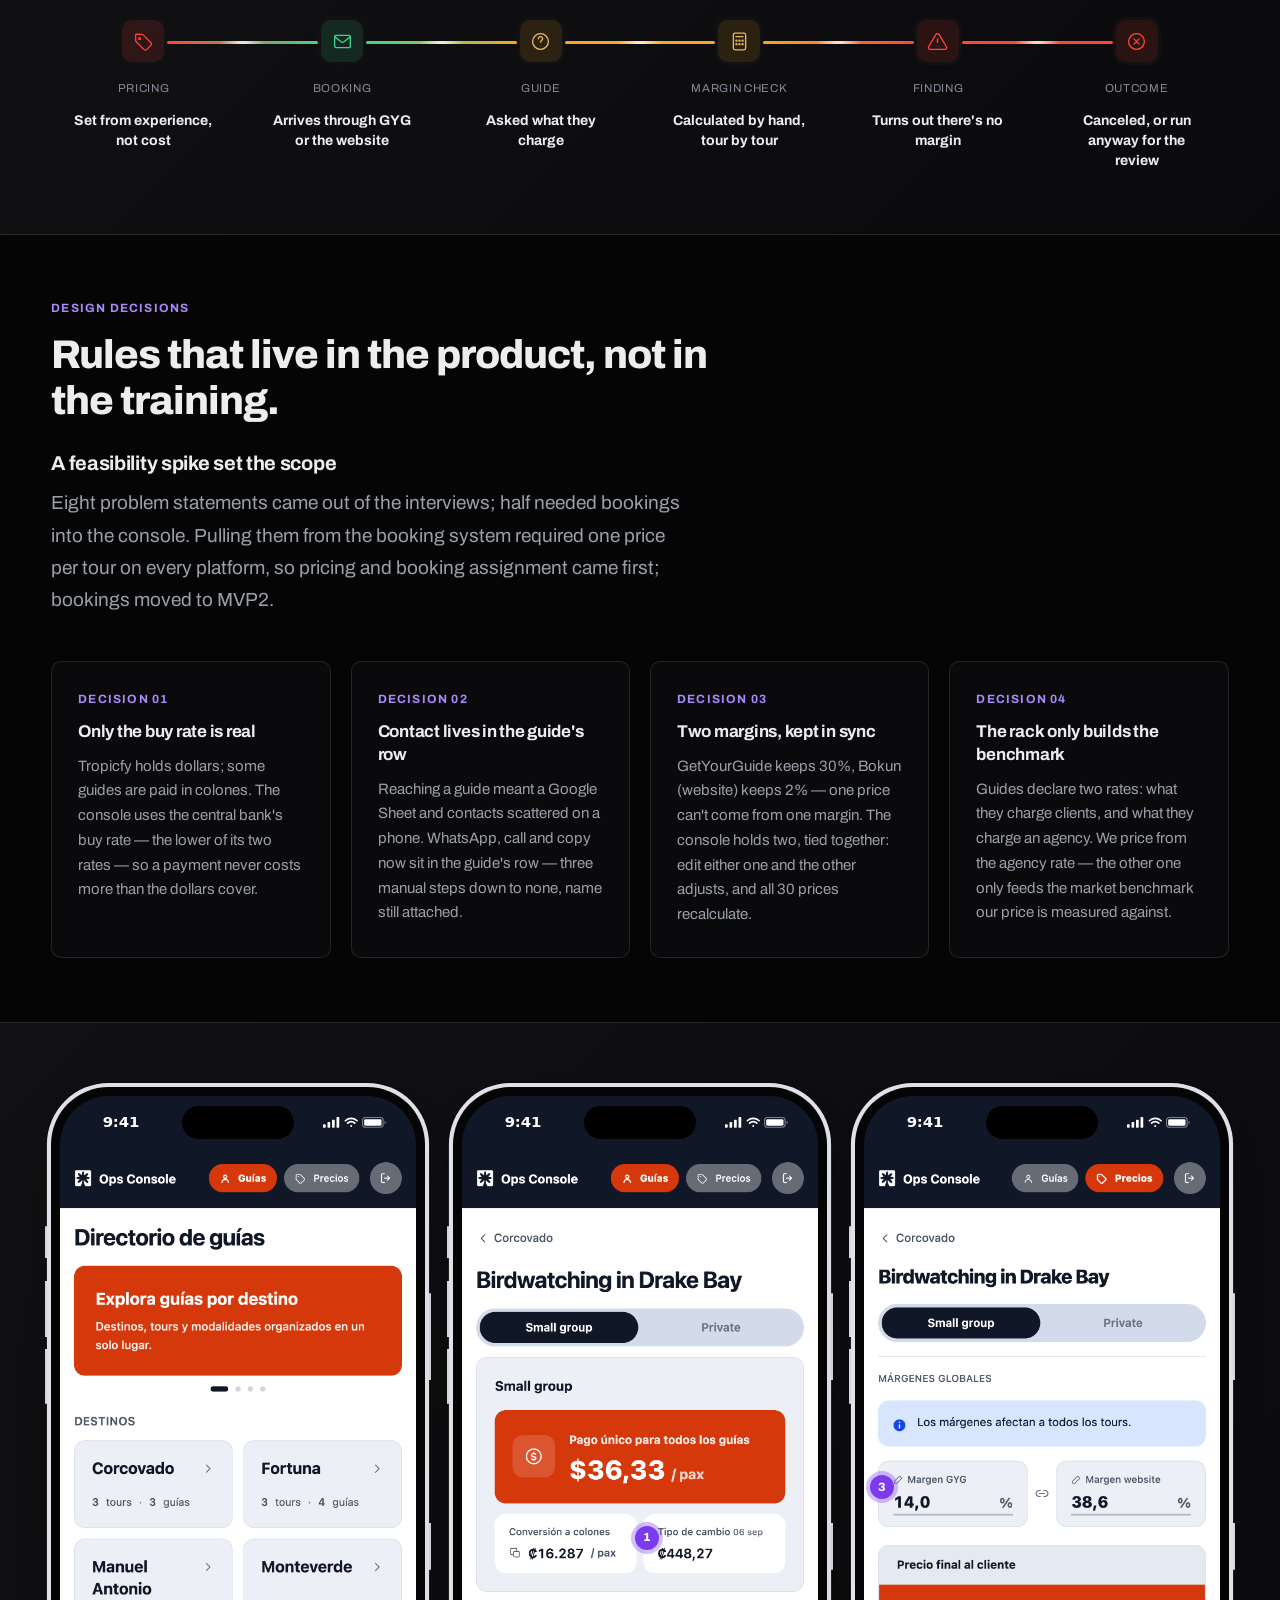
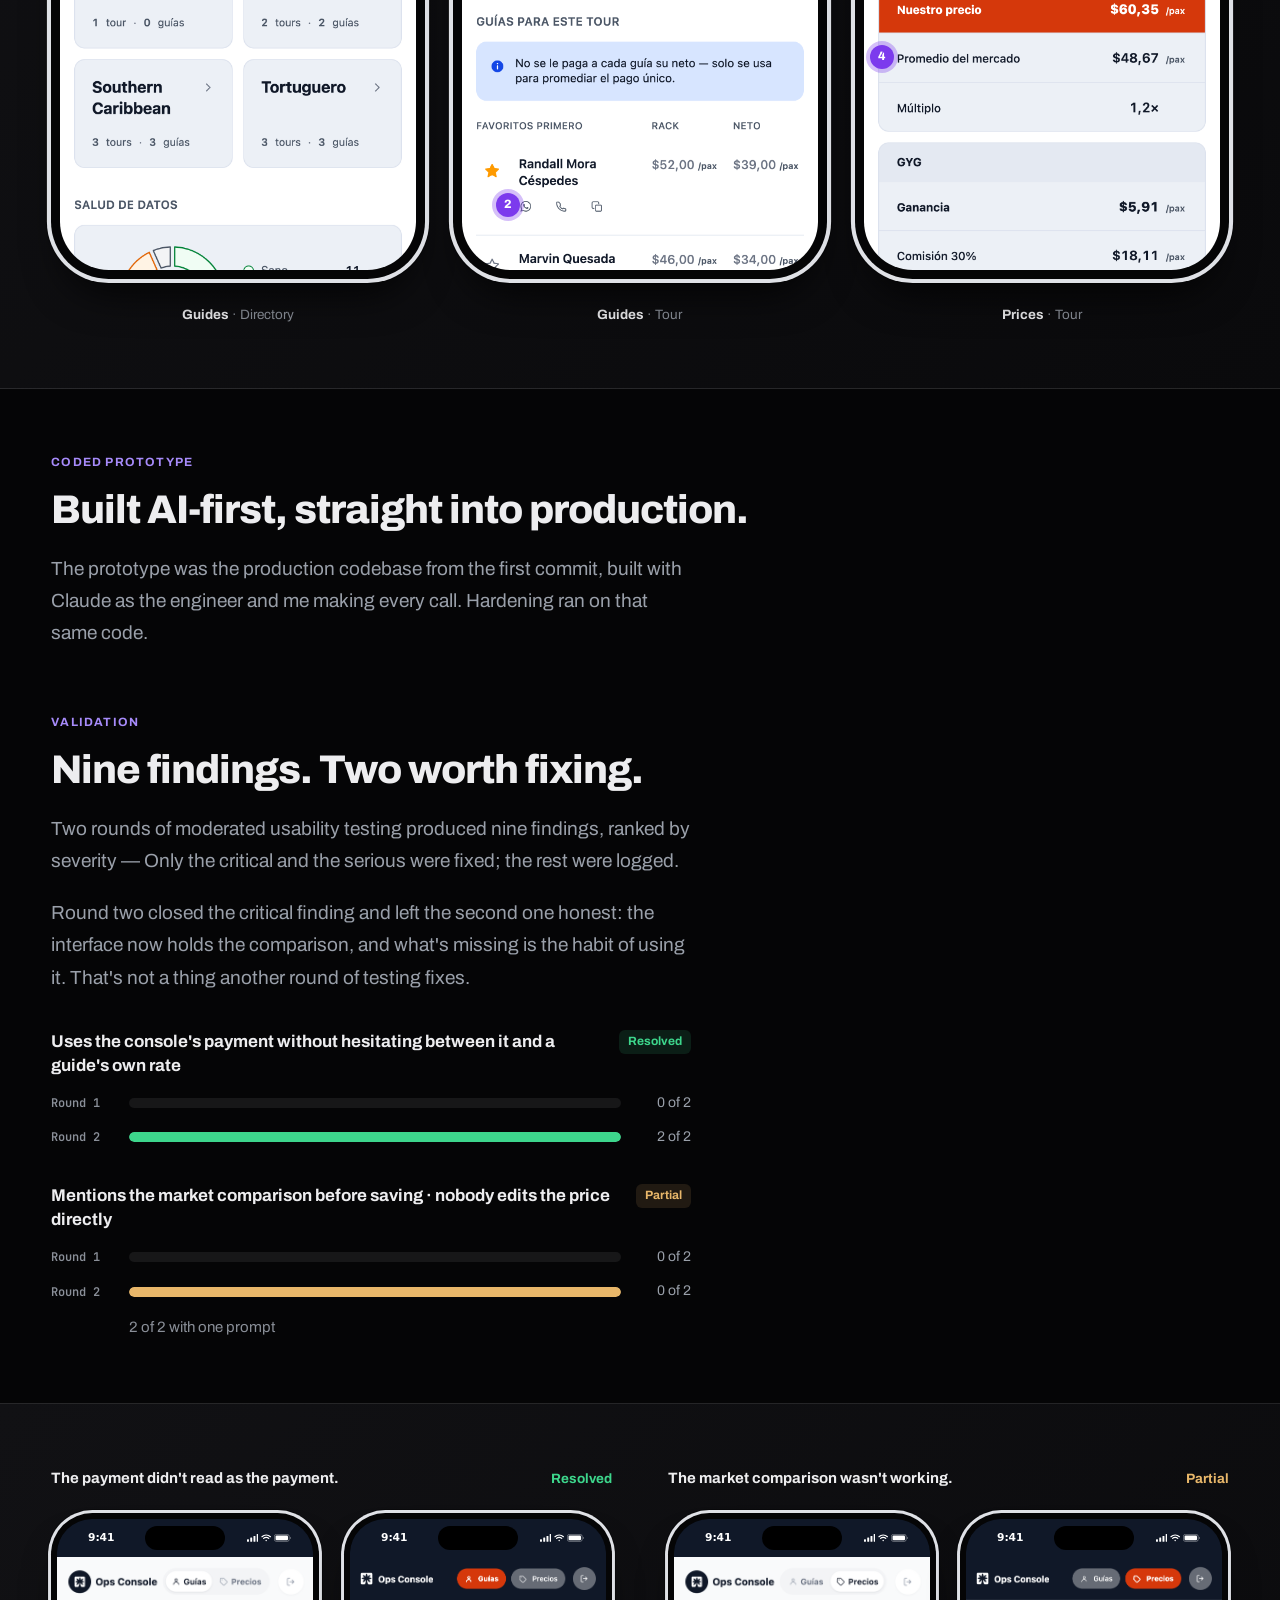
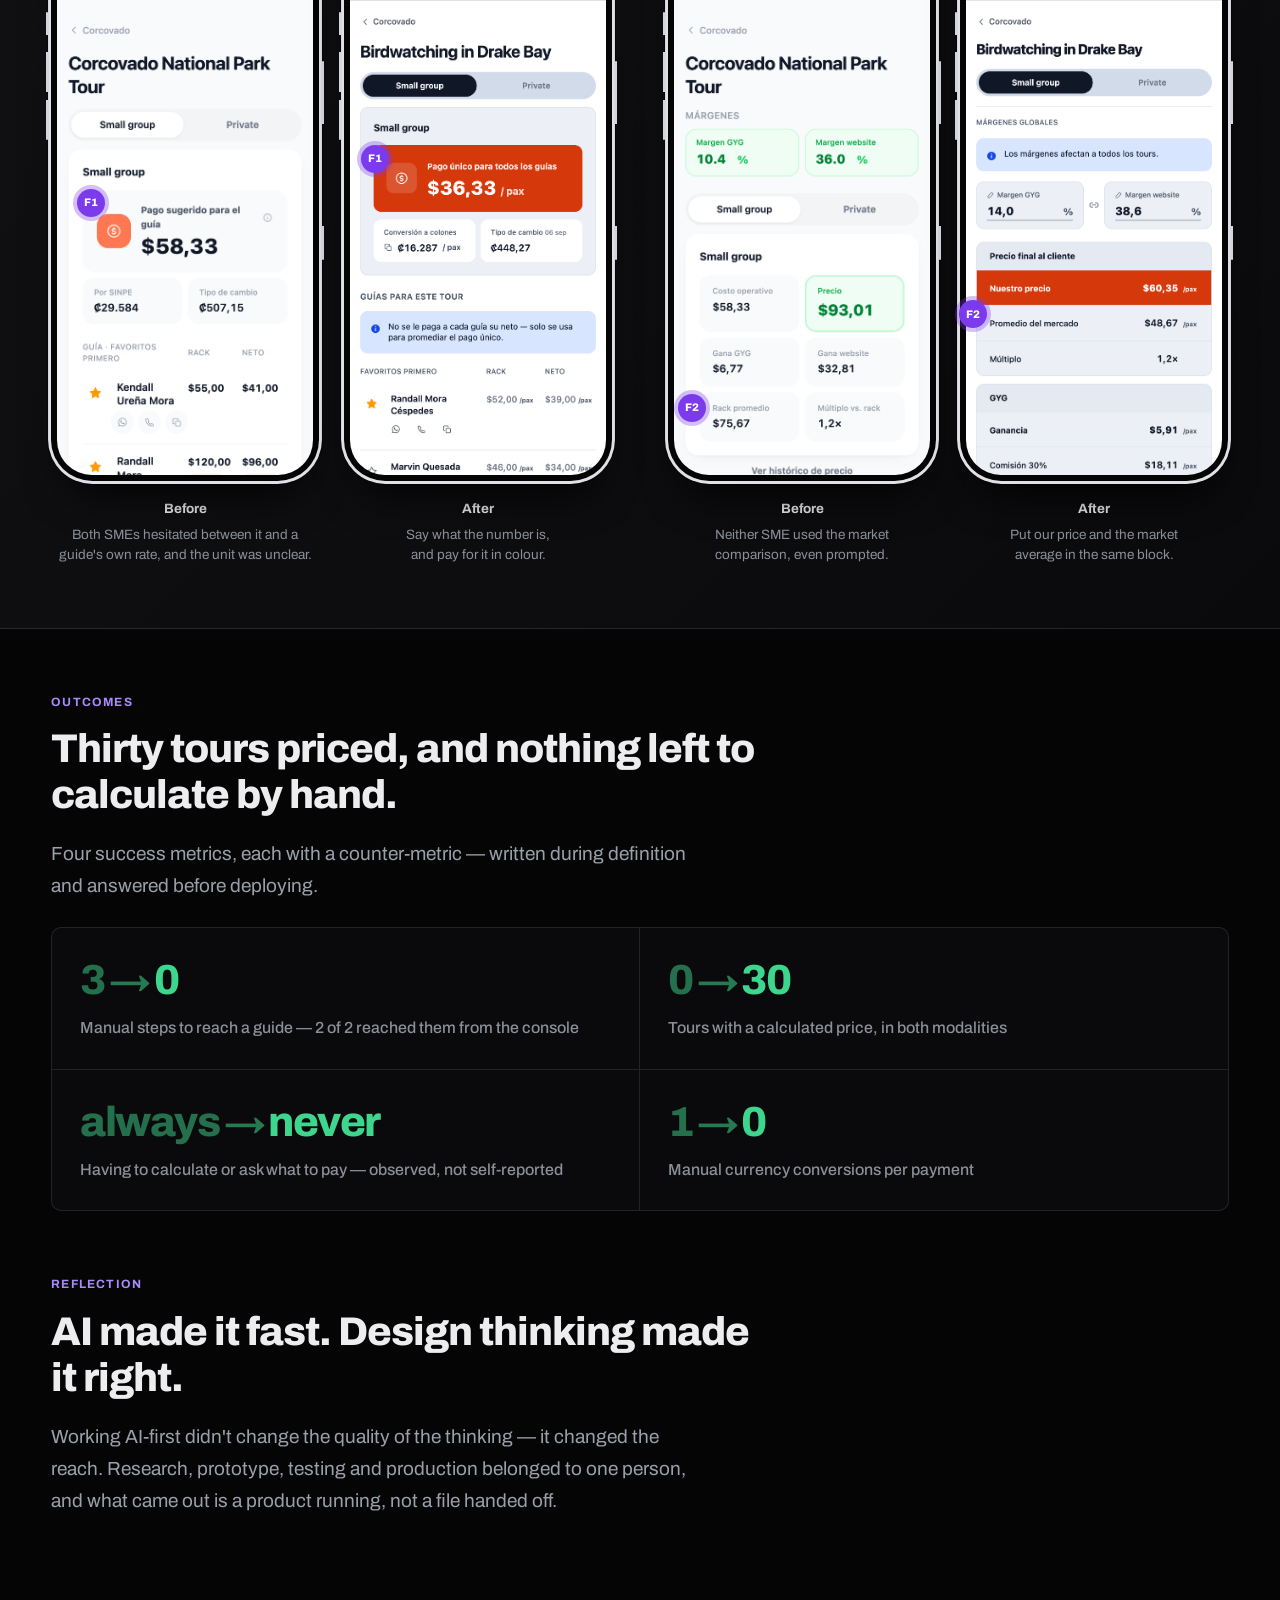
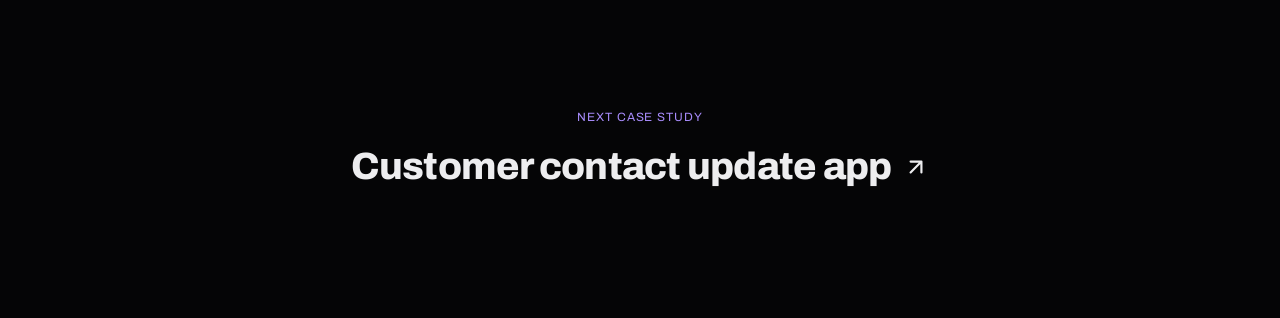
<file: tropicfy/ops-console-app/index.html>
<!doctype html>
<html lang="en">
<head>
<meta charset="utf-8">
<meta name="viewport" content="width=device-width, initial-scale=1">
<title>Ops console app — Tropicfy</title>
<meta name="description" content="The system that protects Tropicfy's profit margin and replaces the operation's manual processes — profitable tours went from 0 to 30.">
<link rel="icon" href="/media/favicon/favicon.ico" sizes="any">
<link rel="icon" href="/media/favicon/favicon-32.png" type="image/png" sizes="32x32">
<link rel="icon" href="/media/favicon/favicon-16.png" type="image/png" sizes="16x16">
<link rel="apple-touch-icon" href="/media/favicon/apple-touch-icon.png">
<link rel="canonical" href="https://chrisrodriguezdesign.com/tropicfy/ops-console-app/">
<meta property="og:type" content="website">
<meta property="og:title" content="Ops console app — Tropicfy">
<meta property="og:description" content="The system that protects Tropicfy's profit margin and replaces the operation's manual processes — profitable tours went from 0 to 30.">
<meta property="og:url" content="https://chrisrodriguezdesign.com/tropicfy/ops-console-app/">
<meta property="og:image" content="https://chrisrodriguezdesign.com/media/og-image.png">
<meta name="twitter:card" content="summary_large_image">
<meta name="twitter:title" content="Ops console app — Tropicfy">
<meta name="twitter:description" content="The system that protects Tropicfy's profit margin and replaces the operation's manual processes — profitable tours went from 0 to 30.">
<meta name="twitter:image" content="https://chrisrodriguezdesign.com/media/og-image.png">
<link rel="preconnect" href="https://fonts.googleapis.com">
<link rel="preconnect" href="https://fonts.gstatic.com" crossorigin>
<link href="https://fonts.googleapis.com/css2?family=Archivo:wght@400;500;600;700;800&family=JetBrains+Mono:wght@400;500;600;700&display=swap" rel="stylesheet">
<style>
  :root{
    --bg:#050506; --bg-alt:#0D0D11; --bg-elevated:#0A0A0C; --bg-elevated-2:#111114;
    --surface:rgba(255,255,255,.045); --border:rgba(255,255,255,.1); --border-strong:rgba(255,255,255,.16);
    --ink:#EDEDEF; --muted:#8A8F98; --muted-2:#828894; --prose:#9AA0AA;
    --accent:#5E6AD2; --accent-2:#7C3AED; --accent-2-text:#A78BFA; --success:#3DD68C; --success-bg:rgba(61,214,140,.13); --danger:#FF453A;
    --font:'Archivo',-apple-system,sans-serif; --mono:'JetBrains Mono',monospace;
    --ease:cubic-bezier(.16,1,.3,1); --r:16px; --r-sm:10px; --r-pill:999px;
  }
  *{margin:0;padding:0;box-sizing:border-box}
  html{scroll-behavior:smooth}
  body{background:var(--bg);color:var(--ink);font-family:var(--font);line-height:1.6;-webkit-font-smoothing:antialiased}
  a{color:inherit}
  .wrap{max-width:1280px;margin:0 auto;padding:0 clamp(20px,4vw,56px)}
  .col{max-width:1280px;margin:0 auto;padding:0 clamp(20px,4vw,56px)}
  /* Reading measure: prose stays near 70 characters a line while tables,
     cards and screens use the full column. The contrast is the layout. */
  .art-section > .eyebrow,
  .art-section > h2,
  .art-section > h3,
  .art-section > blockquote{max-width:720px}
  /* Prose runs narrower than the headings: 640px keeps it near 77 characters
     a line at 19px, the top of the comfortable range. */
  .art-section > p,
  .art-section > ul,
  .art-section > ol{max-width:640px}
  .art-section > p.lede{max-width:760px}
  .glow{position:absolute;border-radius:50%;filter:blur(90px);pointer-events:none}
  .g1{width:520px;height:520px;background:radial-gradient(circle,var(--accent),transparent 70%);opacity:.14;top:-160px;right:-100px}

  .nav{position:fixed;top:0;left:0;right:0;z-index:100;background:rgba(5,5,6,.78);backdrop-filter:blur(16px);border-bottom:1px solid var(--border)}
  .nav-in{max-width:1280px;margin:0 auto;padding:20px clamp(20px,4vw,56px);display:flex;align-items:center;justify-content:space-between}
  .logo{font-weight:700;font-size:15.5px;letter-spacing:-.01em;text-decoration:none;color:var(--ink)}
  .back-link{font-size:13.5px;font-weight:500;color:var(--muted);text-decoration:none;display:inline-flex;align-items:center;gap:6px;transition:color 200ms var(--ease)}
  .back-link:hover{color:var(--ink)}
  .back-link .bl-short{display:none}
  @media (max-width:480px){ .back-link .bl-full{display:none} .back-link .bl-short{display:inline} }


  /* ============ CASE HEADER (from Template A) ============ */
  .case-header{padding:150px 0 64px;overflow:hidden;position:relative;border-bottom:1px solid var(--border)}
  /* Discipline chip sheen — same staggered sweep as the homepage Work cards. */
  .tag{position:relative;overflow:hidden;display:inline-block;font-size:12.5px;font-weight:600;color:var(--accent-2-text);background:rgba(124,58,237,.14);border-radius:6px;padding:5px 10px;margin-right:8px;margin-bottom:20px;--sheen-delay:0s}
  .tag::after{content:"";position:absolute;inset:0;background:linear-gradient(115deg,transparent 35%,rgba(255,255,255,.4) 48%,rgba(255,255,255,.4) 52%,transparent 65%);transform:translateX(-130%);animation:chip-sheen 5.5s ease-in-out infinite;animation-delay:var(--sheen-delay)}
  @keyframes chip-sheen{0%,18%{transform:translateX(-130%)}38%,100%{transform:translateX(130%)}}
  .case-header h1{font-weight:800;font-size:clamp(40px,6vw,80px);letter-spacing:-.025em;line-height:1.05;max-width:16ch;margin-bottom:44px;position:relative;z-index:2}
  .meta-block{padding-top:24px;border-top:1px solid var(--border);position:relative;z-index:2}
  /* Each label sits a fixed distance after the divider (row gap); the row's
     leftover width is shared equally as trailing space at the end of each
     column, before its divider (flex-grow 1 over a content-sized basis).
     space-between did the opposite — the divider hugged the previous text
     and all the slack landed after it, pushing labels away from their own
     divider. */
  .meta-row{display:flex;flex-wrap:nowrap;gap:12px 24px}
  .meta-row:not(:last-child){margin-bottom:20px}
  .meta-item{flex:1 1 auto;min-width:0;padding:0 24px 8px 0;border-right:1px solid var(--border)}
  .meta-item:last-child{border-right:none;padding-right:0}
  .meta-item .k{font-size:12px;text-transform:uppercase;letter-spacing:.06em;color:var(--muted-2);margin-bottom:6px}
  .meta-item .v{font-size:15px;font-weight:700}
  .cover{aspect-ratio:16/8;margin-top:48px;display:flex;flex-direction:column;align-items:center;justify-content:center;gap:8px;color:var(--muted-2);background:linear-gradient(135deg,var(--bg-elevated-2),var(--bg-elevated));border:1px solid var(--border);border-radius:var(--r) var(--r) 0 0;overflow:hidden}
  .cover svg{width:30px;height:30px;opacity:.5}
  .cover span{font-size:11px;letter-spacing:.08em;text-transform:uppercase;opacity:.5}
  .cover img{width:100%;height:100%;object-fit:cover;display:block}

  /* ============ ARTICLE BODY (from Template B) ============ */
  .article{padding:64px 0 90px}
  .eyebrow{font-size:12px;font-weight:700;letter-spacing:.1em;text-transform:uppercase;color:var(--accent-2-text);margin-bottom:14px}
  .lede{font-size:24px;line-height:1.5;font-weight:500;color:var(--ink);margin:0}
  .art-section{margin-bottom:64px}
  /* Coded prototype: the daily check as three chained steps. */
  .dc-flow{display:grid;grid-template-columns:repeat(3,minmax(0,1fr));margin-top:36px;background:var(--bg-elevated);border:1px solid var(--border);border-radius:var(--r-sm)}
  .dc-step{position:relative;padding:22px 24px 24px}
  .dc-step + .dc-step{border-left:1px solid var(--border)}
  .dc-step .t{font:600 12px/1 var(--mono);color:var(--muted);margin-bottom:12px}
  .dc-step .h{font-size:17px;font-weight:700;line-height:1.35;color:var(--ink);margin-bottom:8px}
  .dc-step .d{font-size:15px;line-height:1.55;color:var(--prose)}
  .dc-step + .dc-step::before{content:"→";position:absolute;left:-11px;top:20px;width:22px;height:22px;display:grid;place-items:center;border-radius:50%;background:var(--bg);border:1px solid var(--border);font-size:12px;color:var(--accent-2-text)}
  @media (max-width:760px){ .dc-flow{grid-template-columns:1fr} .dc-step + .dc-step{border-left:none;border-top:1px solid var(--border)} .dc-step + .dc-step::before{content:"↓";left:24px;top:-11px} }
  .art-section:last-child{margin-bottom:0}
  .art-section h2{font-weight:800;font-size:clamp(28px,3.4vw,40px);line-height:1.15;letter-spacing:-.025em;margin-bottom:20px}
  /* A third level for long sections: reads as a signpost, not a shout. */
  .art-section h3{font-size:20px;font-weight:700;line-height:1.35;letter-spacing:-.015em;color:var(--ink);margin:34px 0 10px}
  .art-section h3:first-of-type{margin-top:26px}
  .art-section p{font-size:19px;line-height:1.7;color:var(--prose);margin-bottom:20px}
  .art-section p strong{color:var(--ink)}
  /* Paragraphs carry only a bottom margin, so the one that follows a table or
     a card grid sat flush against it. Give it the same air the block above
     takes for itself. */
  .art-section table + p,
  .art-section .stat-line + p,
  .art-section .decision-grid + p{margin-top:22px}
  .art-section p.lede{font-size:24px;line-height:1.5;font-weight:500;color:var(--ink);margin:0}

  .pull-quote{border-left:2.5px solid var(--accent-2-text);padding:4px 0 4px 26px;margin:44px 0;font-size:24px;font-weight:600;letter-spacing:-.01em;line-height:1.4;color:var(--ink)}
  .pull-quote cite{display:block;font-style:normal;font-size:13px;font-weight:500;color:var(--muted-2);margin-top:12px}

  /* Vertical spine timeline — a continuous accent→accent-2 gradient runs
     the full length via three real segments (never a single element,
     since the line must end exactly at the last dot and each segment's
     sweep must sync to the dot it arrives at). A sequenced sheen travels
     dot1 → seg1 → dot2 → seg2 → dot3 → seg3 → dot4, each dot flashing a
     purple glow (matching the hero role-rotator dot) the instant the
     preceding segment's sweep reaches it. Positions/timing are computed
     in JS from real layout — row heights vary with text length. */
  .vs-list{position:relative;padding-left:48px;margin-top:36px}
  .vs-line-seg{position:absolute;left:13px;width:3px;border-radius:2px;overflow:hidden;z-index:0}
  .vs-line-seg .sweep{position:absolute;inset:0;background:linear-gradient(200deg,transparent 35%,rgba(255,255,255,.75) 48%,rgba(255,255,255,.75) 52%,transparent 65%);animation:vseg-sheen 4s ease-in-out infinite;animation-fill-mode:backwards}
  @keyframes vseg-sheen{0%{transform:translateY(-130%)}15%{transform:translateY(130%)}100%{transform:translateY(130%)}}
  .vs-row{position:relative;padding-bottom:36px}
  .vs-row:last-child{padding-bottom:0}
  .vs-dot{position:absolute;left:-48px;top:-3px;width:30px;height:30px;border-radius:50%;display:flex;align-items:center;justify-content:center;font-family:var(--font);font-weight:700;font-size:14px;color:#fff;z-index:1;animation:dot-glow-blink 4s ease-in-out infinite;animation-fill-mode:backwards}
  @keyframes dot-glow-blink{0%,100%{box-shadow:0 0 0 0 rgba(124,58,237,0)}1.5%{box-shadow:0 0 6px 0 rgba(124,58,237,.9),0 0 14px 2px rgba(124,58,237,.55)}11%{box-shadow:0 0 0 0 rgba(124,58,237,0)}}
  .vs-row h4{font-size:14.5px;font-weight:700;margin:0}
  .vs-row p{font-size:13.5px;color:var(--muted);margin:6px 0 0}

  .breakout{margin:64px calc(50% - 50vw);width:100vw;aspect-ratio:16/8;display:flex;flex-direction:column;align-items:center;justify-content:center;gap:8px;color:var(--muted-2);background:linear-gradient(135deg,var(--bg-elevated-2),var(--bg-elevated));border-top:1px solid var(--border);border-bottom:1px solid var(--border)}
  /* No .breakout svg / .breakout span rules here on purpose. Every
     .breakout on this page holds real built content (anatomy-breakout,
     confirm-breakout, final-breakout, ph-breakout) instead of the
     placeholder icon+label it originally had, so a generic "any svg/span
     inside a .breakout" selector has nothing legitimate left to target — it would
     only ever silently reach into unrelated nested icons/labels and mess
     with their opacity/size/case, which is exactly what happened here
     more than once. If a real placeholder breakout is ever reintroduced,
     scope its rule to a dedicated class (e.g. .breakout-placeholder svg)
     instead of resurrecting the bare-tag descendant selector. */

  /* Confirmation-moment breakout — full-bleed like the other breakouts.
     The screenshot (a portrait app screen, not a wide banner) sits left
     with 3 numbered pins on the regions called out in the Design
     Decisions text; a matching numbered legend stacks to its right. */
  .breakout.confirm-breakout{aspect-ratio:auto;display:block;padding:64px 0}
  .confirm-wrap{max-width:1280px;margin:0 auto;padding:0 clamp(20px,4vw,56px)}
  .confirm-row{display:flex;align-items:center;gap:56px;justify-content:center}
  .confirm-shot{position:relative;width:520px;max-width:100%;flex-shrink:0;border-radius:8px;overflow:hidden;box-shadow:0 30px 80px rgba(0,0,0,.5)}
  /* This product is mobile-first, so the annotated shot is a phone screen —
     narrower than the desktop capture the pattern was built for, or it
     towers over the legend beside it. */
  .confirm-shot.phone{width:360px}
  .confirm-shot img{display:block;width:100%;height:auto}
  .confirm-pin{position:absolute;width:24px;height:24px;border-radius:50%;background:var(--accent-2);color:#fff;font-family:var(--font);font-weight:800;font-size:12px;display:flex;align-items:center;justify-content:center;box-shadow:0 0 0 4px rgba(124,58,237,.32);transform:translate(-50%,-50%)}
  /* Hover or focus a pin to see which design decision it marks. Pins near the
     left edge align the label to their start so the phone screen doesn't clip it. */
  .devices-breakout .confirm-pin{cursor:default;outline:none}
  .devices-breakout .confirm-pin:hover,.devices-breakout .confirm-pin:focus-visible{z-index:3}
  .devices-breakout .confirm-pin:focus-visible{box-shadow:0 0 0 4px rgba(124,58,237,.32),0 0 0 6px var(--accent-2-text)}
  .devices-breakout .confirm-pin::after{content:attr(data-tip);position:absolute;bottom:calc(100% + 10px);left:50%;transform:translate(-50%,4px);white-space:nowrap;padding:7px 10px;border-radius:7px;background:rgba(10,10,12,.8);color:var(--ink);font:600 12.5px/1.2 var(--font);letter-spacing:0;box-shadow:0 0 0 1px var(--border-strong),0 8px 20px -6px rgba(0,0,0,.6);opacity:0;pointer-events:none;transition:opacity .18s var(--ease),transform .18s var(--ease)}
  .devices-breakout .confirm-pin[data-align="start"]::after{left:-6px;transform:translate(0,4px)}
  .devices-breakout .confirm-pin:hover::after,.devices-breakout .confirm-pin:focus-visible::after{opacity:1;transform:translate(-50%,0)}
  .devices-breakout .confirm-pin[data-align="start"]:hover::after,.devices-breakout .confirm-pin[data-align="start"]:focus-visible::after{transform:translate(0,0)}
  .confirm-legend{display:flex;flex-direction:column;gap:14px;max-width:320px}
  .confirm-legend-tag{display:flex;gap:12px;align-items:center;font-size:13px;font-weight:700;color:#fff;background:var(--bg-elevated);border:1px solid var(--border);border-radius:var(--r-sm);padding:16px}
  .confirm-legend .cl-item{display:flex;gap:12px;align-items:flex-start;background:var(--bg-elevated);border:1px solid var(--border);border-radius:var(--r-sm);padding:16px}
  .confirm-legend .cl-num{width:24px;height:24px;border-radius:50%;background:rgba(124,58,237,.18);color:var(--accent-2-text);font-weight:800;font-size:12px;flex-shrink:0;display:flex;align-items:center;justify-content:center}
  .confirm-legend .cl-num svg{width:14px;height:14px}
  .confirm-legend h5{font-size:13px;font-weight:700;color:#fff;margin-bottom:4px}
  .confirm-legend p{font-size:12px;color:var(--muted);line-height:1.5}
  @media (max-width:960px){ .confirm-row{flex-direction:column} .confirm-legend{max-width:520px;width:100%} }

  /* Final designs breakout — 4 equal columns filling the wide wrap, no
     scrolling. The 4 shipped screens have wildly different native aspect
     ratios (one is a very tall scrolling form, one is nearly square), so
     every frame is cropped to the same portrait ratio via object-fit:cover
     rather than hand-picked crop coordinates — the browser handles it
     responsively. */
  .breakout.final-breakout{aspect-ratio:auto;display:block;padding:56px 0}
  .final-wrap{max-width:1920px;margin:0 auto;padding:0 3vw}
  .final-carousel{display:grid;grid-template-columns:repeat(4,1fr);gap:24px;align-items:start}
  .final-carousel .fc-frame{aspect-ratio:1/1;border-radius:8px;overflow:hidden;background:#fff;box-shadow:0 20px 50px rgba(0,0,0,.5)}
  .final-carousel .fc-frame img{display:block;width:100%;height:100%;object-fit:cover;object-position:top center}
  .final-carousel .fc-cap{margin-top:14px;font-size:13px;color:var(--muted);line-height:1.5}
  .final-carousel .fc-cap b{color:#fff;display:block;font-size:14px;margin-bottom:3px}
  @media (max-width:900px){ .final-carousel{grid-template-columns:1fr 1fr} }
  @media (max-width:560px){ .final-carousel{grid-template-columns:1fr} }

  /* Console screens — three phone captures in one row, each inside an
     iPhone 17 frame, so the two-tab structure reads without being explained. */
  .breakout.screens-breakout{aspect-ratio:auto;display:block;padding:56px 0 64px}
  .screens-wrap{max-width:1280px;margin:0 auto;padding:0 clamp(20px,4vw,56px)}
  .screens-row{display:grid;grid-template-columns:repeat(3,1fr);gap:28px;align-items:start}
  /* Each cell is the size container, so every frame measurement below is a
     share of the phone's own width (cqw) and the device scales as one piece
     at 3-, 2- or 1-up. Proportions come from the real iPhone 17: 71.5mm body
     around a 1206x2622 display, ~2.4mm of glass per side, concentric corners
     (body radius = screen radius + bezel). The aluminium band is a box-shadow
     ring so it sits outside layout; the drop shadow's negative spread keeps
     it inside the 28px gap instead of spilling onto the next phone. */
  .screens-row .sc-cell{container-type:inline-size;min-width:0}
  .iphone{position:relative;background:#050506;border-radius:15.4cqw;padding:2.4cqw;box-shadow:0 0 0 1.1cqw #dfe1e6,0 0 0 calc(1.1cqw + 1px) rgba(0,0,0,.35),0 26px 42px -16px rgba(0,0,0,.9)}
  /* Side buttons, drawn as hard-stop gradients on one strip per side:
     left = Action, volume up, volume down; right = side button, Camera Control. */
  .iphone::before,.iphone::after{content:"";position:absolute;width:.6cqw;border-radius:.6cqw}
  .iphone::before{left:calc(-1.1cqw - .6cqw);top:17.5%;height:22.5%;background:linear-gradient(#d3d6dc 0 17.78%,transparent 17.78% 31.11%,#d3d6dc 31.11% 62.22%,transparent 62.22% 68.89%,#d3d6dc 68.89% 100%)}
  .iphone::after{right:calc(-1.1cqw - .6cqw);top:26%;height:35%;background:linear-gradient(#d3d6dc 0 31.43%,transparent 31.43% 82.86%,#d3d6dc 82.86% 100%)}
  /* Black screen backdrop on purpose: any rounded-corner antialiasing fringe
     then disappears into the bezel instead of showing as a pale arc. */
  .iphone-screen{aspect-ratio:1206/2622;border-radius:13cqw;overflow:hidden;display:flex;flex-direction:column;background:#000}
  /* Status bar in the app header's own navy, so the header reads as running
     under it the way a real iOS app does — and the Dynamic Island never sits
     on top of the Guías / Precios pills. */
  .iphone-status{flex:none;height:14cqw;background:#101828;color:#fff;display:grid;grid-template-columns:1fr 30cqw 1fr;align-items:center}
  .iphone-status .t{justify-self:center;font:600 4cqw/1 -apple-system,"SF Pro Text",system-ui,sans-serif;letter-spacing:-.01em}
  .iphone-status .island{height:8.8cqw;border-radius:99px;background:#000}
  .iphone-status .icons{justify-self:center;display:flex;align-items:center;gap:1.1cqw}
  .iphone-status .icons svg{display:block;height:2.9cqw;width:auto}
  .iphone-screen img{flex:1;min-height:0;display:block;width:100%;object-fit:cover;object-position:top center}
  .screens-row .sc-cap{margin-top:20px;font-size:13.5px;line-height:1.45;color:var(--muted);text-align:center}
  .screens-row .sc-cap b{color:var(--ink);font-weight:700}
  @media (max-width:860px){ .screens-row{grid-template-columns:1fr 1fr;gap:28px} }
  @media (max-width:520px){ .screens-row{grid-template-columns:1fr;gap:36px} }

  /* Promo video — under the throughline. It breaks out of the text column
     to full width, then takes the header's .wrap measure, so it is exactly
     as wide as the cover. No band behind it. The navy background matches
     the video's first frame, so there is no flash before playback starts. */
  .promo{width:100vw;margin:0 calc(50% - 50vw) 64px}
  .promo-stage{position:relative}
  .promo-video{display:block;width:100%;height:auto;aspect-ratio:16/9;background:#0D192D;border-radius:var(--r);object-fit:cover}
  /* Sound toggle. Browsers block audio until the visitor asks for it, so the
     button is the way in: it stays visible over the video and says what a
     click will do. */
  .promo-sound{position:absolute;right:16px;bottom:16px;display:flex;align-items:center;gap:8px;padding:9px 14px 9px 11px;font:inherit;font-size:12.5px;font-weight:600;letter-spacing:.01em;color:var(--ink);background:rgba(13,25,45,.72);-webkit-backdrop-filter:blur(8px);backdrop-filter:blur(8px);border:1px solid rgba(237,237,239,.22);border-radius:var(--r-pill);cursor:pointer;transition:background .18s var(--ease),border-color .18s var(--ease),transform .18s var(--ease)}
  .promo-sound:hover{background:rgba(13,25,45,.9);border-color:rgba(237,237,239,.45);transform:translateY(-1px)}
  /* The video starts silent, so the button rings three times once it is
     actually on screen — enough to be noticed, not enough to nag. The ring
     is the accent colour: the footage under it can be white or navy, and a
     light ring would vanish over the light screens. */
  /* Linear on purpose: with the site's expo easing the ring is gone in under
     a tenth of a second, which reads as no animation at all. Linear keeps it
     travelling — and visible — for a full second. */
  .promo-sound.attract{animation:promo-attract 1.9s linear 3}
  @keyframes promo-attract{
    0%{box-shadow:0 0 0 0 rgba(94,106,210,.95);transform:scale(1)}
    8%{transform:scale(1.08)}
    26%{transform:scale(1)}
    55%{box-shadow:0 0 0 20px rgba(94,106,210,0)}
    100%{box-shadow:0 0 0 0 rgba(94,106,210,0);transform:scale(1)}
  }
  .promo-sound:focus-visible{outline:2px solid var(--accent);outline-offset:3px}
  .promo-sound svg{width:16px;height:16px;flex:none}
  .promo-sound .ic-on{display:none}
  .promo-sound[aria-pressed="true"] .ic-on{display:block}
  .promo-sound[aria-pressed="true"] .ic-off{display:none}
  /* On touch it becomes a 44px round target — the icon alone, no label. */
  @media (max-width:520px){ .promo-sound{right:10px;bottom:10px;width:44px;height:44px;padding:0;justify-content:center;border-radius:50%} .promo-sound .promo-sound-label{display:none} }

  /* Outcomes — one panel split by hairlines: the figure first, one line of
     what it measures, nothing else. */
  .stat-line{display:grid;grid-template-columns:1fr 1fr;margin-top:24px;background:var(--bg-elevated);border:1px solid var(--border);border-radius:var(--r-sm);overflow:hidden}
  .stat-line-item{padding:30px 28px 28px;border-right:1px solid var(--border);border-bottom:1px solid var(--border)}
  .stat-line-item:nth-child(2n){border-right:none}
  .stat-line-item:nth-last-child(-n+2){border-bottom:none}
  .stat-line-item .val{font-size:clamp(30px,3.6vw,42px);line-height:1.05;font-weight:800;letter-spacing:-.035em;color:var(--success)}
  .stat-line-item .val .arrow{margin:0 .1em;opacity:.55;font-weight:600}
  .stat-line-item .val .before{color:rgba(61,214,140,.5)}
  .stat-line-item .lbl{margin-top:14px;font-size:16px;line-height:1.55;font-weight:500;color:var(--muted)}
  @media (max-width:560px){
    .stat-line{grid-template-columns:1fr}
    .stat-line-item{border-right:none}
    .stat-line-item:nth-last-child(-n+2){border-bottom:1px solid var(--border)}
    .stat-line-item:last-child{border-bottom:none}
  }

  .info-grid{display:grid;grid-template-columns:1fr 1fr;gap:14px;margin-top:20px}
  .info-grid .lbl{display:flex;align-items:center;gap:8px}
  .info-grid .lbl svg{width:18px;height:18px;flex-shrink:0;color:var(--success)}
  @media (max-width:700px){ .info-grid{grid-template-columns:1fr} }

  /* Design decisions — 3 cards, 2-up then 1, all the same size (reuses
     .info-grid's layout); the 3rd is "featured" via a tinted background,
     not a different size. */
  .decision-grid{display:grid;grid-template-columns:1fr 1fr;gap:14px;margin-top:24px}
  .decision-card{background:var(--bg-elevated);border:1px solid var(--border);border-radius:var(--r-sm);padding:24px;display:flex;gap:16px;align-items:flex-start}
  .decision-card .dc-icon{width:36px;height:36px;border-radius:10px;background:rgba(124,58,237,.14);color:var(--accent-2-text);display:flex;align-items:center;justify-content:center;flex-shrink:0}
  .decision-card .dc-icon svg{width:19px;height:19px}
  .decision-card h4{font-size:15px;font-weight:700;margin-bottom:8px}
  .decision-card p{font-size:13.5px;color:var(--muted);line-height:1.6;margin:0}
  .decision-card.featured{background:rgba(94,106,210,.16);border-color:rgba(94,106,210,.55)}
  .decision-card.featured .dc-icon{background:rgba(94,106,210,.3);color:#A9B2E8}
  @media (max-width:700px){ .decision-grid{grid-template-columns:1fr} }

  /* Design decisions as tabs. Each argument is long, so at desktop width the
     section shows one at a time. Below 760px a tab strip would push these long
     labels into a horizontal scroller, so the panels simply stack and nothing
     stays hidden. */
  .dd{display:grid;grid-template-columns:minmax(270px,340px) 1fr;margin-top:44px;max-width:640px;background:var(--bg-elevated);border:1px solid var(--border);border-radius:var(--r-sm);overflow:hidden}
  /* Design decisions as four cards in a row across the full column, each with
     a small uppercase label, a title and the reasoning. Two columns below
     1100px, one below 640px. */
  .dcards{display:grid;grid-template-columns:repeat(4,minmax(0,1fr));gap:20px;margin-top:44px}
  .dcard{display:grid;align-content:start;gap:10px;padding:28px 26px 30px;background:var(--bg-elevated);border:1px solid var(--border);border-radius:var(--r-sm)}
  .dcard-num{font-size:12px;font-weight:700;letter-spacing:.1em;text-transform:uppercase;color:var(--accent-2-text);margin-bottom:2px}
  .art-section .dcard .dcard-title{margin:0;font-size:17px;line-height:1.35}
  .art-section .dcard p{font-size:15px;line-height:1.65;margin:0}
  @media (max-width:1100px){ .dcards{grid-template-columns:1fr 1fr} }
  @media (max-width:640px){ .dcards{grid-template-columns:1fr} }
  /* Design decisions as a scroll-synced list, at text width (640px): the
     phone stays put while the decisions scroll past, and switches to the
     screen and pin of the one being read. Below 860px the phone hides; the
     screens section right after shows every pin. */
  .dsy{display:grid;grid-template-columns:minmax(0,1fr) 230px;gap:40px;max-width:640px;margin-top:44px}
  .dsy-steps{display:grid}
  .dsy-step{min-height:440px;display:grid;align-content:center;gap:8px;padding:24px 0 24px 22px;border-left:2px solid var(--border);opacity:.35;transition:opacity .3s var(--ease),border-color .3s var(--ease)}
  .dsy-step.on{opacity:1;border-color:var(--accent-2-text)}
  .dsy-num{font:600 12px/1.9 var(--mono);letter-spacing:.1em;color:var(--accent-2-text)}
  .art-section .dsy-title{margin:0;font-size:20px;line-height:1.35}
  .art-section .dsy-step p{font-size:16.5px;line-height:1.65;margin:0}
  .dsy-sticky{position:sticky;top:calc(50vh - 245px);align-self:start}
  .dsy-phone{container-type:inline-size}
  .dsy-shot[hidden]{display:none}
  .dsy-shot .confirm-pin{opacity:0;transition:opacity .25s var(--ease)}
  .dsy-shot .confirm-pin.on{opacity:1}
  @media (max-width:860px){ .dsy{grid-template-columns:1fr} .dsy-sticky{display:none} .dsy-step{min-height:auto;opacity:1;border-color:var(--accent-2-text)} }
  @media (prefers-reduced-motion:reduce){ .dsy-step,.dsy-shot .confirm-pin{transition:none} }
  .dd-tabs{display:flex;flex-direction:column;background:var(--bg-elevated-2);border-right:1px solid var(--border)}
  /* The label carries the number, and the column is wide enough that a title
     wraps to two balanced lines instead of ragged ones. */
  .dd-tab{all:unset;cursor:pointer;display:grid;grid-template-columns:24px 1fr;gap:12px;align-items:start;padding:18px 20px;font-size:16px;font-weight:600;line-height:1.4;text-wrap:balance;color:#9BA1AC;border-bottom:1px solid rgba(255,255,255,.08);position:relative;transition:color .2s var(--ease),background .2s var(--ease)}
  .dd-tab:last-child{border-bottom:none}
  .dd-tab:hover{color:var(--ink)}
  .dd-tab[aria-selected="true"]{color:var(--ink);background:var(--bg-elevated)}
  .dd-tab[aria-selected="true"]::before{content:"";position:absolute;left:0;top:0;bottom:0;width:2px;background:var(--accent)}
  .dd-tab:focus-visible{outline:2px solid var(--accent);outline-offset:-4px}
  .dd-num{font:600 11px/1.75 var(--mono);letter-spacing:.1em;color:var(--accent-2-text);opacity:.6;transition:opacity .2s var(--ease)}
  .dd-tab[aria-selected="true"] .dd-num{opacity:1}
  /* The tab already carries the title, so the panel drops it and runs the
     argument at reading size, with the decision's icon above it. */
  .dd-panels{display:grid}
  /* All panels share one grid cell, so the card is as tall as the longest
     decision and doesn't change height between tabs. Inactive ones stay laid
     out but invisible (visibility also drops them from the accessibility tree). */
  .dd-panel{display:grid;grid-area:1/1;gap:20px;align-content:center;justify-items:start;padding:30px 30px 32px}
  .dd-panel[hidden]{display:grid;visibility:hidden}
  /* One tile per thing the decision touches — the two margins it ties, the
     rates it reads, the three ways to reach a guide. */
  .dd-panel h4{display:none}
  .dd-panel p{font-size:16px;line-height:1.7;color:var(--muted);max-width:58ch;margin:0}
  @media (max-width:760px){
    .dd{grid-template-columns:1fr}
    .dd-tabs{display:none}
    .dd-panels{display:block}
    .dd-panel[hidden]{display:grid;visibility:visible}
    .dd-panel{grid-template-columns:1fr;gap:12px;align-content:start;padding:22px 20px;border-bottom:1px solid var(--border)}
    .dd-panel:last-child{border-bottom:none}
    /* No tabs down here, so each panel gets its title back. */
    .dd-panel h4{display:block;font-size:16px;font-weight:700;letter-spacing:-.01em;margin:0}
    .dd-panel p{font-size:14.5px}
  }

  /* Anatomy of a booking — the arithmetic as an equation, not a stacked
     bar: the two amber blocks are the guessed inputs, and the red one is
     the answer nobody could produce. Wraps to a column on mobile, where
     the operators rotate to keep reading top-to-bottom. */
  .breakout.anatomy-breakout{aspect-ratio:auto;display:block;padding:56px 0 64px}
  .anatomy-wrap{max-width:1280px;margin:0 auto;padding:0 clamp(20px,4vw,56px)}
  .anatomy-eyebrow{font-size:22px;line-height:1.5;font-weight:500;color:var(--muted-2);text-align:center;margin-bottom:44px}
  .anatomy-eyebrow b{color:var(--accent-2-text);font-weight:700}
  /* Booking journey — same search-journey timeline pattern as XMA's
     "every search ends the same way" breakout: one row of icon nodes
     connected by an animated color-sweep line (see script below), running
     green → red as the booking moves toward a canceled tour. Six steps
     instead of four, so columns run narrower and the mobile breakpoint
     kicks in sooner. */
  .bj-timeline{position:relative;display:flex;align-items:flex-start;justify-content:space-between;gap:14px}
  .bj-node{position:relative;z-index:2;flex:1;display:flex;flex-direction:column;align-items:center;text-align:center;gap:14px;min-width:0;padding:0 4px}
  .bj-h-seg{position:absolute;top:0;height:3px;border-radius:2px;overflow:hidden;z-index:0}
  .bj-h-seg .sweep-x{position:absolute;inset:0;background:linear-gradient(90deg,transparent 35%,rgba(255,255,255,.75) 48%,rgba(255,255,255,.75) 52%,transparent 65%);animation-fill-mode:backwards}
  .bj-icon{position:relative;width:48px;height:48px;border-radius:13px;background:var(--success-bg);color:var(--success);display:flex;align-items:center;justify-content:center;flex-shrink:0;border:3px solid var(--bg-elevated-2);animation-fill-mode:backwards}
  .bj-icon svg{width:21px;height:21px}
  .bj-node.warn .bj-icon{background:rgba(245,166,35,.13);color:#E8B76A}
  .bj-node.bad .bj-icon{background:rgba(255,69,58,.13);color:var(--danger)}
  .bj-actor{font-size:11.5px;text-transform:uppercase;letter-spacing:.06em;color:var(--muted-2)}
  .bj-node h5{font-size:14px;font-weight:700;line-height:1.4;max-width:140px;color:var(--ink)}
  .bj-outcome{margin-top:36px;text-align:center;background:rgba(255,69,58,.12);border:1px solid rgba(255,69,58,.3);border-radius:var(--r-sm);padding:16px 20px;font-size:13.5px;font-weight:600;color:var(--ink)}
  @media (max-width:760px){ .bj-timeline{display:none} }
  .bj-mobile{display:none}
  @media (max-width:760px){ .bj-mobile{display:block} }
  .bj-m-step{display:flex;gap:14px;background:var(--bg-elevated);border:1px solid var(--border);border-radius:var(--r-sm);padding:16px;margin-bottom:10px}
  .bj-m-step:last-child{margin-bottom:0}
  .bj-m-step.warn{background:rgba(245,166,35,.11);border-color:rgba(245,166,35,.35)}
  .bj-m-step.warn .bj-m-icon{background:rgba(245,166,35,.18);color:#E8B76A}
  .bj-m-step.bad{background:rgba(255,69,58,.12);border-color:rgba(255,69,58,.3)}
  .bj-m-icon{width:32px;height:32px;border-radius:9px;background:var(--success-bg);color:var(--success);display:flex;align-items:center;justify-content:center;flex-shrink:0}
  .bj-m-step.bad .bj-m-icon{background:rgba(255,69,58,.18);color:var(--danger)}
  .bj-m-icon svg{width:16px;height:16px}
  .bj-m-step .bj-actor{margin-bottom:2px;display:block}
  .bj-m-step h5{font-size:14px;font-weight:700;color:var(--ink)}

  /* Paired table — carries the argument in four sections where prose would
     bury it (finding↔decision, defect↔why, seeded data↔state reached,
     round 1↔round 2). Header row hidden on mobile, where each row stacks
     into a labelled block instead. */
  /* Validation: one row per criterion, a bar per round showing how many of the
     two SMEs met it. Green = met; yellow = met only once prompted. */
  .vb{display:grid;gap:36px;max-width:640px;margin-top:36px}
  .vb-row{display:grid;gap:12px}
  .vb-head{display:flex;justify-content:space-between;align-items:flex-start;gap:20px;margin-bottom:2px}
  .vb-c{font-size:17px;font-weight:700;line-height:1.4;color:var(--ink)}
  .vb-chip{flex:none;font-size:12px;font-weight:700;padding:4px 9px;border-radius:6px;line-height:1.3}
  .vb-chip.ok{color:var(--success);background:rgba(61,214,140,.12)}
  .vb-chip.partial{color:#E8B76A;background:rgba(232,183,106,.12)}
  .vb-bar{display:grid;grid-template-columns:64px minmax(0,1fr) 56px;gap:14px;align-items:center}
  .vb-l{font:600 12px/1 var(--mono);color:var(--muted)}
  .vb-track{position:relative;height:10px;border-radius:99px;background:rgba(255,255,255,.07);overflow:hidden}
  .vb-fill{position:absolute;inset:0 auto 0 0;border-radius:99px;background:var(--muted-2)}
  .vb-fill.ok{background:var(--success)}
  .vb-fill.partial{background:#E8B76A}
  .vb-v{font-size:14px;color:var(--prose);text-align:right;white-space:nowrap}
  .vb-note{font-size:15px;color:var(--muted);padding-left:78px}
  @media (max-width:520px){ .vb-bar{grid-template-columns:56px minmax(0,1fr) 52px;gap:10px} .vb-note{padding-left:66px} }
  .case-table{width:100%;border-collapse:collapse;margin-top:22px;background:var(--bg-elevated);border:1px solid var(--border);border-radius:var(--r-sm);overflow:hidden}
  .case-table th{text-align:left;padding:13px 18px;font-size:12px;font-weight:700;letter-spacing:.06em;text-transform:uppercase;color:var(--prose);background:var(--bg-elevated-2);border-bottom:1px solid var(--border)}
  .case-table td{padding:16px 18px;font-size:16px;line-height:1.6;color:var(--muted);border-bottom:1px solid var(--border);vertical-align:top}
  .case-table tr:last-child td{border-bottom:none}
  .case-table td b{color:var(--ink);font-weight:700}
  .case-table td .verdict{font-weight:700;color:var(--success)}
  .case-table td .verdict.partial{color:#E8B76A}
  @media (max-width:640px){
    .case-table,.case-table tbody,.case-table tr,.case-table td{display:block;width:100%}
    .case-table thead{display:none}
    .case-table tr{border-bottom:1px solid var(--border);padding:4px 0}
    .case-table tr:last-child{border-bottom:none}
    .case-table td{border-bottom:none;padding:9px 18px}
    .case-table td::before{content:attr(data-l);display:block;font-size:10px;font-weight:700;letter-spacing:.06em;text-transform:uppercase;color:var(--muted-2);margin-bottom:5px}
  }

  /* User personas breakout — same component as XMA's persona cards. The
     pain-point bars are fixed data, not an ambient loop: they fill from 0 to
     their value once, when the card scrolls into view (IntersectionObserver
     below). Values map the journey map's sentiment per step — pain point,
     friction, neutral, positive — not measured percentages. The avatars are
     the one continuous loop; each bubble stands for the persona's core trait
     (a grawlix for "a mess", a clock for "rush or is there time"). */
  /* Devices — the guide directory on a MacBook Pro. Everything is a share of
     the container width (cqw), so the machine scales as one piece: bezel,
     notch, hinge and the light catching the top edge of the lid. */
  .breakout.devices-breakout{aspect-ratio:auto;display:block;padding:64px 0}
  .devices-wrap{max-width:1280px;margin:0 auto;padding:0 clamp(20px,4vw,56px)}
  /* Two phones side by side: stacked, each one would run over a screen tall. */
  .devices-row{display:grid;grid-template-columns:repeat(3,1fr);gap:28px;align-items:start;margin:0 auto}
  @media (max-width:860px){ .devices-row{grid-template-columns:1fr 1fr} }
  .devices-row .sc-cell{container-type:inline-size}
  /* The pins sit over the screenshot, so they need their own positioning box:
     the image fills it exactly, which makes the percentages mean something. */
  .sc-shot{position:relative;flex:1;min-height:0}
  .sc-shot img{display:block;width:100%;height:100%;object-fit:cover;object-position:top center}
  .devices-row .sc-cap{margin-top:20px;font-size:13.5px;line-height:1.45;color:var(--muted);text-align:center}
  .devices-row .sc-cap b{color:var(--ink);font-weight:700}
  @media (max-width:560px){ .devices-row{grid-template-columns:1fr;gap:44px;max-width:340px} }
  .mbp{container-type:inline-size;max-width:940px;margin:0 auto}
  .mbp-lid{position:relative;width:92cqw;margin:0 auto;padding:1.05cqw 1.05cqw 1.35cqw;background:linear-gradient(#2b2b2e,#151517);border-radius:1.5cqw 1.5cqw .25cqw .25cqw;box-shadow:inset 0 .09cqw 0 rgba(255,255,255,.22),0 3cqw 5cqw -2cqw rgba(0,0,0,.75)}
  .mbp-screen{position:relative;aspect-ratio:3024/1964;border-radius:.55cqw;overflow:hidden;background:#0b0b0c}
  .mbp-screen img{display:block;width:100%;height:100%;object-fit:cover;object-position:top center}
  /* The notch sits over the picture, like the real one over the menu bar. */
  .mbp-notch{position:absolute;top:0;left:50%;transform:translateX(-50%);width:11cqw;height:.85cqw;background:#0b0b0c;border-radius:0 0 .35cqw .35cqw}
  /* A single soft sweep of light across the glass — enough to read as glass. */
  .mbp-glare{position:absolute;inset:0;pointer-events:none;background:linear-gradient(102deg,rgba(255,255,255,.07) 0 14%,rgba(255,255,255,0) 38%)}
  .mbp-base{position:relative;width:100cqw;height:1.55cqw;margin-top:.12cqw;background:linear-gradient(#3a3a3d,#232326 38%,#101012);border-radius:.25cqw .25cqw 1.1cqw 1.1cqw / .25cqw .25cqw 1.6cqw 1.6cqw;box-shadow:0 1.4cqw 2.8cqw -.9cqw rgba(0,0,0,.85)}
  .mbp-base::before{content:"";position:absolute;top:0;left:50%;width:13cqw;height:.5cqw;margin-left:-6.5cqw;border-radius:0 0 .6cqw .6cqw;background:linear-gradient(#17171a,#26262a)}
  .devices-breakout .sc-cap{margin-top:26px;font-size:13.5px;line-height:1.45;color:var(--muted);text-align:center}
  .devices-breakout .sc-cap b{color:var(--ink);font-weight:700}
  /* Before / after of the two findings, between Validation and Outcomes.
     Same phone proportion as every other phone on the page; the captures are
     taller than the screen, so they show from the top. */
  .breakout.ba-breakout{aspect-ratio:auto;display:block;padding:64px 0}
  .ba-row{display:grid;grid-template-columns:1fr 1fr;gap:56px}
  .ba-head{display:flex;flex-wrap:wrap;align-items:baseline;justify-content:space-between;gap:6px 16px;margin-bottom:24px;font-size:15px;line-height:1.4}
  .ba-head b{color:var(--ink);font-weight:700}
  .ba-verdict{font-size:13.5px;font-weight:700;color:var(--success)}
  .ba-verdict.partial{color:#E8B76A}
  .ba-phones{display:grid;grid-template-columns:1fr 1fr;gap:24px;align-items:start}
  .ba-phones .sc-cell{container-type:inline-size;min-width:0}
  .ba-phones .sc-cap{margin-top:18px;font-size:13.5px;line-height:1.45;color:var(--muted);text-align:center}
  .ba-phones .sc-cap b{color:var(--ink);font-weight:700}
  .ba-phones .sc-cap b{display:block}
  .ba-note{display:block;margin-top:6px;text-wrap:balance}
  /* Pins here name the finding (F1, F2): a slightly larger circle fits the label. */
  .ba-breakout .confirm-pin{width:28px;height:28px;padding:0;border-radius:50%;font-size:11px;letter-spacing:0}
  /* Let pins near the edge sit over the phone frame instead of being clipped:
     the screen stops clipping, and its two layers round their own corners. */
  .ba-breakout .iphone-screen{overflow:visible}
  .ba-breakout .iphone-status{border-radius:13cqw 13cqw 0 0}
  .ba-breakout .sc-shot img{border-radius:0 0 13cqw 13cqw}
  @media (max-width:860px){ .ba-row{grid-template-columns:1fr} }
  @media (max-width:420px){ .ba-phones{gap:14px} }

  .breakout.persona-breakout{aspect-ratio:auto;display:block;padding:64px 0}
  .persona-wrap{max-width:1280px;margin:0 auto;padding:0 clamp(20px,4vw,56px)}
  .persona-eyebrow{font-size:20px;line-height:1.5;font-weight:500;color:var(--muted-2);text-align:center;margin-bottom:40px}
  .persona-eyebrow b{color:var(--accent-2-text);font-weight:700}
  .persona-grid{display:grid;grid-template-columns:1fr 1fr;column-gap:24px;margin:24px 0 8px}
  /* Side by side, each card is a subgrid over the same five rows (head,
     quote, goals label, goals, pain points), so every row takes the taller
     card's height: the goals blocks match and the pain points stay aligned
     without fixed heights. Stacked on mobile there's nothing to align. */
  .persona-card{background:var(--bg-elevated);border:1px solid var(--border);border-radius:var(--r);padding:28px;display:grid;grid-template-rows:subgrid;grid-row:span 5}
  @media (max-width:800px){
    .persona-grid{grid-template-columns:1fr;row-gap:24px}
    .persona-card{display:flex;flex-direction:column;grid-row:auto}
  }
  .persona-motivations{margin-top:auto;padding-top:22px}
  .persona-motivations .persona-block-label{margin-top:0}
  .persona-head{display:flex;align-items:center;gap:14px;margin-bottom:20px}
  .persona-avatar{position:relative;width:60px;height:60px;border-radius:50%;background:rgba(124,58,237,.16);flex-shrink:0}
  .persona-avatar svg.persona-illustration{width:100%;height:100%;display:block}
  .avatar-ring{position:absolute;inset:0;border-radius:50%;border:1.5px solid var(--accent-2-text);opacity:0;animation:avatar-ring-pulse 2.4s ease-out infinite}
  .avatar-ring.r2{animation-delay:1.2s}
  @keyframes avatar-ring-pulse{0%{transform:scale(1);opacity:.6}100%{transform:scale(1.65);opacity:0}}
  .persona-thought{position:absolute;top:-9px;right:-9px;width:34px;height:16px;background:#fff;border-radius:10px;display:flex;gap:3px;align-items:center;justify-content:center;box-shadow:0 4px 10px rgba(0,0,0,.35)}
  .persona-thought::after{content:'';position:absolute;bottom:-4px;left:9px;width:6px;height:6px;background:#fff;border-radius:50%}
  .persona-thought::before{content:'';position:absolute;bottom:-9px;left:5px;width:3px;height:3px;background:#fff;border-radius:50%}
  /* Fabio's "a mess": a comic grawlix. Same staggered glyph blink as XMA's
     music notes, plus a small tilt on each pop so it reads as an outburst. */
  .persona-thought.grawlix-bubble{gap:0}
  .grawlix{display:block;font-family:var(--font);font-size:10px;font-weight:800;line-height:1;color:#3a3450;animation:grawlix-pop 1.4s ease-in-out infinite}
  .grawlix:nth-child(2){animation-delay:.18s}
  .grawlix:nth-child(3){animation-delay:.36s}
  @keyframes grawlix-pop{0%,60%,100%{opacity:.55;transform:translateY(0) rotate(0)}30%{opacity:1;transform:translateY(-1.5px) rotate(-10deg)}}
  .thought-clock{width:11px;height:11px;display:block}
  .thought-clock .clock-hand{transform-origin:6px 6px;animation:clock-spin 2.4s linear infinite}
  @keyframes clock-spin{to{transform:rotate(360deg)}}
  .persona-name{font-size:16px;font-weight:800;color:#fff}
  .persona-archetype{font-size:12.5px;color:var(--accent-2-text);font-weight:600;margin-top:2px}
  .persona-quote{font-size:15px;font-style:italic;color:var(--muted);border-left:2px solid var(--border);padding-left:14px;margin-bottom:0;line-height:1.55}
  .persona-block-label{font-size:12px;font-weight:700;text-transform:uppercase;letter-spacing:.06em;color:var(--muted-2);margin:22px 0 12px}
  .persona-block-label:first-of-type{margin-top:0}
  .p-meter{margin-bottom:13px}
  .p-meter-labels{display:flex;justify-content:space-between;font-size:11px;color:var(--muted-2);margin-bottom:6px}
  .p-meter-track{position:relative;height:5px;border-radius:3px;background:rgba(167,139,250,.15);overflow:hidden}
  .p-meter-fill{position:absolute;left:0;top:0;bottom:0;border-radius:3px;background:linear-gradient(90deg,var(--accent),var(--accent-2-text));width:0;transition:width 1.1s cubic-bezier(.16,1,.3,1)}
  .persona-card.in-view .p-meter-fill{width:var(--val)}
  .persona-goals{list-style:none;padding:0;margin:0;display:flex;flex-direction:column;gap:9px}
  .persona-goals li{font-size:15px;color:var(--muted);line-height:1.5;padding-left:16px;position:relative}
  .persona-goals li::before{content:'';position:absolute;left:0;top:7px;width:5px;height:5px;border-radius:50%;background:var(--accent-2-text)}
  @media (prefers-reduced-motion:reduce){
    .avatar-ring,.thought-clock .clock-hand{animation:none}
    .grawlix{animation:none;opacity:1}
    .p-meter-fill{transition:none;width:var(--val)}
  }

  /* Placeholder breakout — a visual that is specified but not yet produced.
     Deliberately looks unfinished so it can't ship unnoticed. */
  .breakout.ph-breakout{aspect-ratio:auto;display:block;padding:56px 0}
  .ph-wrap{max-width:1280px;margin:0 auto;padding:0 clamp(20px,4vw,56px)}
  .ph-box{border:1.5px dashed var(--border-strong);border-radius:var(--r);padding:64px 32px;text-align:center;background:rgba(255,255,255,.02)}
  .ph-box svg{width:26px;height:26px;color:var(--muted-2);opacity:.6}
  .ph-box .ph-title{font-size:13px;font-weight:700;letter-spacing:.06em;text-transform:uppercase;color:var(--muted-2);margin-top:12px}
  .ph-box .ph-desc{font-size:14px;color:var(--muted);margin-top:10px;max-width:52ch;margin-left:auto;margin-right:auto;line-height:1.6}

  .closing{padding:80px clamp(20px,4vw,40px) 120px;text-align:center}
  .closing .k{font-size:12px;text-transform:uppercase;letter-spacing:.08em;color:var(--accent-2-text);margin-bottom:10px}
  .closing a{font-weight:800;font-size:clamp(24px,3.4vw,38px);text-decoration:none;display:inline-flex;align-items:center;gap:12px;letter-spacing:-.02em;max-width:100%}
  .closing a span{min-width:0}
  .closing-break{display:none}
  @media (max-width:640px){ .closing-break{display:inline} }
  .closing a svg{width:26px;height:26px;flex-shrink:0;transition:transform 200ms var(--ease)}
  .closing a:hover svg{transform:translate(4px,-4px)}

  @media (max-width:640px){
    .meta-row{display:grid;grid-template-columns:1fr 1fr;column-gap:24px;row-gap:22px}
    .meta-item{border-right:none;padding:0}
    .meta-item:nth-child(odd){border-right:1px solid var(--border);padding-right:16px}
    .lede{font-size:19px}
    .pull-quote{font-size:20px}
  }

  /* Role strip — what I actually did, readable in three seconds. */
  .role-row{display:grid;grid-template-columns:repeat(3,1fr);margin:26px 0 4px;background:var(--bg-elevated);border:1px solid var(--border);border-radius:var(--r-sm);overflow:hidden}
  .role-item{padding:22px 24px;border-right:1px solid var(--border)}
  .role-item:last-child{border-right:none}
  .role-item .r-k{font:700 12px/1 var(--mono);letter-spacing:.12em;text-transform:uppercase;color:var(--accent-2-text);margin-bottom:10px}
  .role-item .r-v{font-size:15.5px;line-height:1.55;color:var(--prose)}
  @media (max-width:700px){ .role-row{grid-template-columns:1fr} .role-item{border-right:none;border-bottom:1px solid var(--border)} .role-item:last-child{border-bottom:none} }
</style>
</head>
<body>
<nav class="nav">
  <div class="nav-in">
    <a class="logo" href="/">Chris Rodriguez</a>
    <a class="back-link" href="/#work"><span class="bl-full">← Back to work</span><span class="bl-short">← Work</span></a>
  </div>
</nav>

<header class="case-header">
  <div class="glow g1" aria-hidden="true"></div>
  <div class="wrap">
    <span class="tag" style="--sheen-delay:0s">Tropicfy</span><span class="tag" style="--sheen-delay:1.1s">Product Design</span>
    <h1>Ops console app</h1>
    <div class="meta-block">
      <div class="meta-row">
        <div class="meta-item"><div class="k">Platform</div><div class="v">Mobile-first web app</div></div>
        <div class="meta-item wide"><div class="k">Role</div><div class="v">Solo PM, Product Designer, AI-Native Engineering</div></div>
        <div class="meta-item"><div class="k">Culture</div><div class="v">AI-first, Prototype-first</div></div>
        <div class="meta-item wide-sm"><div class="k">Stack</div><div class="v">Next.js, GitHub, Supabase, Vercel</div></div>
        <div class="meta-item"><div class="k">Timeline</div><div class="v">4 weeks</div></div>
      </div>
    </div>
    <div class="cover">
      <img src="/media/ops-console-featured.png?v=2" alt="Ops Console — internal operations platform for Tropicfy, showing a tour's single guide payment and its price breakdown on mobile">
    </div>
  </div>
</header>

<article class="article">
  <div class="col">
    <section class="art-section" id="throughline">
      <p class="lede">Profitable tours went from 0 to 30. The Ops console prices every Tropicfy tour from its real cost, sets a single payment per guide, and replaces the operation's manual processes. I owned the product, design, and production build — AI-first with Claude, in four weeks.</p>
    </section>




<div class="promo">
      <div class="wrap">
        <div class="promo-stage">
          <video class="promo-video" id="promoVideo" src="/media/ops-console-promo.mp4?v=3" poster="/media/ops-console-promo-still.jpg" muted loop playsinline preload="auto" aria-label="Ops Console promo — the guide and pricing screens on mobile, narrated: at Tropicfy, no one knew what a tour cost. Every guide charged their own rate, so the margin was whatever was left. Ops Console does it the other way: real cost first, then the price. What to pay, what to charge, how to reach the guide. Now the whole operation runs from one place, and it makes money."></video>
          <button type="button" class="promo-sound" id="promoSound" aria-pressed="false" aria-label="Turn the sound on">
            <svg class="ic-on" viewBox="0 0 24 24" fill="none" stroke="currentColor" stroke-width="1.8" stroke-linecap="round" stroke-linejoin="round" aria-hidden="true"><path d="M4 9.5h3.5L12 5.5v13L7.5 14.5H4z"/><path d="M15.5 9.2a4 4 0 0 1 0 5.6"/><path d="M18.2 6.5a7.7 7.7 0 0 1 0 11"/></svg>
            <svg class="ic-off" viewBox="0 0 24 24" fill="none" stroke="currentColor" stroke-width="1.8" stroke-linecap="round" stroke-linejoin="round" aria-hidden="true"><path d="M4 9.5h3.5L12 5.5v13L7.5 14.5H4z"/><path d="M16 10l4 4"/><path d="M20 10l-4 4"/></svg>
            <span class="promo-sound-label">Sound</span>
          </button>
        </div>
      </div>
    </div>

        <section class="art-section" id="problem">
      <div class="eyebrow">The problem</div>
      <h2>Nobody knew what a tour cost.</h2>
      <p>At Tropicfy every tour is run by an independent guide, not staff, and each one names their own rate when a booking comes in. The customer's price came from the same blind spot: set from experience, not from real cost.</p>

      <h3>First it cost money. Then it cost time.</h3>
      <p>Without real fixed costs behind the price, the business lost money. When the loss was big enough, the tour was canceled — and a bad review came with it.</p>
      <p>The missing system cost time too. Every booking assignment carried a calculation in the middle to decide whether the tour was worth operating.</p>
    


      <blockquote class="pull-quote">
        "How do I price a tour when its cost is a different number for every guide?"
      </blockquote>
    </section>

    <section class="art-section" id="solution">
      <div class="eyebrow">The solution</div>
      <h2>First the cost. Then the price.</h2>
      <p>The fix started with a sibling guide-facing micro-app I built as a project of its own, to collect, in a structured way, what every guide charges to operate Tropicfy's tours.</p>
      <p>The console averages those rates into one fixed payment per tour and modality, and prices each tour from that cost. Finding a guide, reaching them and knowing what to pay now happen in one place.</p>
    </section>

<div class="breakout anatomy-breakout">
      <div class="anatomy-wrap">
        <div class="anatomy-eyebrow">Anatomy of a booking, <b>before this console</b></div>

        <div class="bj-timeline" id="bjRow">
          <div class="bj-node bad">
            <div class="bj-icon"><svg viewBox="0 0 24 24" fill="none" stroke="currentColor" stroke-width="1.5" stroke-linecap="round" stroke-linejoin="round"><path d="M20.59 13.41 11.59 4.41A2 2 0 0 0 10.17 3.83L4 3.7a1 1 0 0 0-1.02 1.02l.13 6.17a2 2 0 0 0 .58 1.42l9 9a2 2 0 0 0 2.83 0l4.9-4.9a2 2 0 0 0 .07-2.9Z"/><circle cx="7.5" cy="8.5" r="1"/></svg></div>
            <div class="bj-actor">Pricing</div>
            <h5>Set from experience, not cost</h5>
          </div>
          <div class="bj-node">
            <div class="bj-icon"><svg viewBox="0 0 24 24" fill="none" stroke="currentColor" stroke-width="1.5" stroke-linecap="round" stroke-linejoin="round"><path d="M3 6.75A1.75 1.75 0 0 1 4.75 5h14.5A1.75 1.75 0 0 1 21 6.75v10.5A1.75 1.75 0 0 1 19.25 19H4.75A1.75 1.75 0 0 1 3 17.25V6.75Z"/><path d="m3.5 7 7.29 5.47a2 2 0 0 0 2.42 0L20.5 7"/></svg></div>
            <div class="bj-actor">Booking</div>
            <h5>Arrives through GYG or the website</h5>
          </div>
          <div class="bj-node warn">
            <div class="bj-icon"><svg viewBox="0 0 24 24" fill="none" stroke="currentColor" stroke-width="1.5" stroke-linecap="round" stroke-linejoin="round"><circle cx="12" cy="12" r="9"/><path d="M9.5 9a2.5 2.5 0 0 1 4.7-1.2c.5.9.3 1.9-.5 2.6-.8.7-1.7 1.1-1.7 2.4"/><circle cx="12" cy="16.5" r=".1"/></svg></div>
            <div class="bj-actor">Guide</div>
            <h5>Asked what they charge</h5>
          </div>
          <div class="bj-node warn">
            <div class="bj-icon"><svg viewBox="0 0 24 24" fill="none" stroke="currentColor" stroke-width="1.5" stroke-linecap="round" stroke-linejoin="round"><rect x="5" y="2.5" width="14" height="19" rx="2"/><path d="M8 6.5h8"/><circle cx="8.5" cy="11" r=".6"/><circle cx="12" cy="11" r=".6"/><circle cx="15.5" cy="11" r=".6"/><circle cx="8.5" cy="15" r=".6"/><circle cx="12" cy="15" r=".6"/><circle cx="15.5" cy="15" r=".6"/></svg></div>
            <div class="bj-actor">Margin check</div>
            <h5>Calculated by hand, tour by tour</h5>
          </div>
          <div class="bj-node bad">
            <div class="bj-icon"><svg viewBox="0 0 24 24" fill="none" stroke="currentColor" stroke-width="1.5" stroke-linecap="round" stroke-linejoin="round"><path d="M10.29 3.86 1.82 18a2 2 0 0 0 1.71 3h16.94a2 2 0 0 0 1.71-3L13.71 3.86a2 2 0 0 0-3.42 0Z"/><path d="M12 9v4"/><circle cx="12" cy="16.5" r=".1"/></svg></div>
            <div class="bj-actor">Finding</div>
            <h5>Turns out there's no margin</h5>
          </div>
          <div class="bj-node bad">
            <div class="bj-icon"><svg viewBox="0 0 24 24" fill="none" stroke="currentColor" stroke-width="1.5" stroke-linecap="round" stroke-linejoin="round"><circle cx="12" cy="12" r="9"/><path d="M9 9l6 6M15 9l-6 6"/></svg></div>
            <div class="bj-actor">Outcome</div>
            <h5>Canceled, or run anyway for the review</h5>
          </div>
        </div>

        <div class="bj-mobile">
          <div class="bj-m-step bad"><div class="bj-m-icon"><svg viewBox="0 0 24 24" fill="none" stroke="currentColor" stroke-width="1.5" stroke-linecap="round" stroke-linejoin="round"><path d="M20.59 13.41 11.59 4.41A2 2 0 0 0 10.17 3.83L4 3.7a1 1 0 0 0-1.02 1.02l.13 6.17a2 2 0 0 0 .58 1.42l9 9a2 2 0 0 0 2.83 0l4.9-4.9a2 2 0 0 0 .07-2.9Z"/><circle cx="7.5" cy="8.5" r="1"/></svg></div><div><span class="bj-actor">Pricing</span><h5>Set from experience, not cost</h5></div></div>
          <div class="bj-m-step"><div class="bj-m-icon"><svg viewBox="0 0 24 24" fill="none" stroke="currentColor" stroke-width="1.5" stroke-linecap="round" stroke-linejoin="round"><path d="M3 6.75A1.75 1.75 0 0 1 4.75 5h14.5A1.75 1.75 0 0 1 21 6.75v10.5A1.75 1.75 0 0 1 19.25 19H4.75A1.75 1.75 0 0 1 3 17.25V6.75Z"/><path d="m3.5 7 7.29 5.47a2 2 0 0 0 2.42 0L20.5 7"/></svg></div><div><span class="bj-actor">Booking</span><h5>Arrives through GYG or the website</h5></div></div>
          <div class="bj-m-step warn"><div class="bj-m-icon"><svg viewBox="0 0 24 24" fill="none" stroke="currentColor" stroke-width="1.5" stroke-linecap="round" stroke-linejoin="round"><circle cx="12" cy="12" r="9"/><path d="M9.5 9a2.5 2.5 0 0 1 4.7-1.2c.5.9.3 1.9-.5 2.6-.8.7-1.7 1.1-1.7 2.4"/><circle cx="12" cy="16.5" r=".1"/></svg></div><div><span class="bj-actor">Guide</span><h5>Asked what they charge</h5></div></div>
          <div class="bj-m-step warn"><div class="bj-m-icon"><svg viewBox="0 0 24 24" fill="none" stroke="currentColor" stroke-width="1.5" stroke-linecap="round" stroke-linejoin="round"><rect x="5" y="2.5" width="14" height="19" rx="2"/><path d="M8 6.5h8"/><circle cx="8.5" cy="11" r=".6"/><circle cx="12" cy="11" r=".6"/><circle cx="15.5" cy="11" r=".6"/><circle cx="8.5" cy="15" r=".6"/><circle cx="12" cy="15" r=".6"/><circle cx="15.5" cy="15" r=".6"/></svg></div><div><span class="bj-actor">Margin check</span><h5>Calculated by hand, tour by tour</h5></div></div>
          <div class="bj-m-step bad"><div class="bj-m-icon"><svg viewBox="0 0 24 24" fill="none" stroke="currentColor" stroke-width="1.5" stroke-linecap="round" stroke-linejoin="round"><path d="M10.29 3.86 1.82 18a2 2 0 0 0 1.71 3h16.94a2 2 0 0 0 1.71-3L13.71 3.86a2 2 0 0 0-3.42 0Z"/><path d="M12 9v4"/><circle cx="12" cy="16.5" r=".1"/></svg></div><div><span class="bj-actor">Finding</span><h5>Turns out there's no margin</h5></div></div>
          <div class="bj-m-step bad"><div class="bj-m-icon"><svg viewBox="0 0 24 24" fill="none" stroke="currentColor" stroke-width="1.5" stroke-linecap="round" stroke-linejoin="round"><circle cx="12" cy="12" r="9"/><path d="M9 9l6 6M15 9l-6 6"/></svg></div><div><span class="bj-actor">Outcome</span><h5>Canceled, or run anyway for the review</h5></div></div>
        </div>
      </div>
    </div>

    <section class="art-section" id="design-decisions">
      <div class="eyebrow">Design decisions</div>
    <h2>Rules that live in the product, not in the training.</h2>
    <h3>A feasibility spike set the scope</h3>
    <p>Eight problem statements came out of the interviews; half needed bookings into the console. Pulling them from the booking system required one price per tour on every platform, so pricing and booking assignment came first; bookings moved to MVP2.</p>
    <div class="dcards">
      <div class="dcard"><span class="dcard-num">Decision 01</span><h3 class="dcard-title">Only the buy rate is real</h3><p>Tropicfy holds dollars; some guides are paid in colones. The console uses the central bank's buy rate — the lower of its two rates — so a payment never costs more than the dollars cover.</p></div>
      <div class="dcard"><span class="dcard-num">Decision 02</span><h3 class="dcard-title">Contact lives in the guide's row</h3><p>Reaching a guide meant a Google Sheet and contacts scattered on a phone. WhatsApp, call and copy now sit in the guide's row — three manual steps down to none, name still attached.</p></div>
      <div class="dcard"><span class="dcard-num">Decision 03</span><h3 class="dcard-title">Two margins, kept in sync</h3><p>GetYourGuide keeps 30%, Bokun (website) keeps 2% — one price can't come from one margin. The console holds two, tied together: edit either one and the other adjusts, and all 30 prices recalculate.</p></div>
      <div class="dcard"><span class="dcard-num">Decision 04</span><h3 class="dcard-title">The rack only builds the benchmark</h3><p>Guides declare two rates: what they charge clients, and what they charge an agency. We price from the agency rate — the other one only feeds the market benchmark our price is measured against.</p></div>
    </div>
    <!-- PARKED: the scroll-synced decisions list with its sticky phone, kept in case it comes back.
         Its CSS (.dsy) and script are still in the page. To restore, delete this opening comment line and the END PARKED line below.
    <div class="dsy">
      <div class="dsy-steps">
        <div class="dsy-step" data-screen="guides" data-pin="1"><span class="dsy-num">01</span><h3 class="dsy-title">Only the buy rate is real</h3><p>Tropicfy holds dollars; some guides are paid in colones. The console uses the central bank's buy rate — the lower of its two rates — so a payment never costs more than the dollars cover.</p></div>
        <div class="dsy-step" data-screen="guides" data-pin="2"><span class="dsy-num">02</span><h3 class="dsy-title">Contact lives in the guide's row</h3><p>Reaching a guide meant a Google Sheet and contacts scattered on a phone. WhatsApp, call and copy now sit in the guide's row — three manual steps down to none, name still attached.</p></div>
        <div class="dsy-step" data-screen="pricing" data-pin="3"><span class="dsy-num">03</span><h3 class="dsy-title">Two margins, kept in sync</h3><p>GetYourGuide keeps 30%, Bokun (website) keeps 2% — one price can't come from one margin. The console holds two, tied together: edit either one and the other adjusts, and all 30 prices recalculate.</p></div>
        <div class="dsy-step" data-screen="pricing" data-pin="4"><span class="dsy-num">04</span><h3 class="dsy-title">The rack only builds the benchmark</h3><p>Guides declare two rates: what they charge clients, and what they charge an agency. We price from the agency rate — the other one only feeds the market benchmark our price is measured against.</p></div>
      </div>
      <div class="dsy-sticky" aria-hidden="true">
        <div class="dsy-phone"><div class="iphone"><div class="iphone-screen">
              <div class="iphone-status" aria-hidden="true"><span class="t">9:41</span><span class="island"></span><span class="icons"><svg viewBox="0 0 18 12" fill="currentColor"><rect x="0" y="8" width="3" height="4" rx=".8"/><rect x="5" y="5.5" width="3" height="6.5" rx=".8"/><rect x="10" y="3" width="3" height="9" rx=".8"/><rect x="15" y="0" width="3" height="12" rx=".8"/></svg><svg viewBox="0 0 16 12" fill="none" stroke="currentColor" stroke-width="1.8" stroke-linecap="round"><path d="M1.5 4.2a9.2 9.2 0 0 1 13 0"/><path d="M4 6.8a5.6 5.6 0 0 1 8 0"/><circle cx="8" cy="10" r="1.1" fill="currentColor" stroke="none"/></svg><svg viewBox="0 0 27 12"><rect x=".6" y=".6" width="22.8" height="10.8" rx="3" fill="none" stroke="currentColor" stroke-opacity=".45" stroke-width="1.2"/><rect x="2.4" y="2.4" width="19.2" height="7.2" rx="1.6" fill="currentColor"/><path d="M25 4.2v3.6c.8-.3 1.3-1 1.3-1.8s-.5-1.5-1.3-1.8Z" fill="currentColor" fill-opacity=".45"/></svg></span></div>
              <div class="sc-shot dsy-shot" data-screen="guides"><img src="/media/ops-guide-tour.png" alt="A tour inside the Guides tab"><div class="confirm-pin" data-pin="1" style="left:52%;top:54%">1</div><div class="confirm-pin" data-pin="2" style="left:13%;top:91%">2</div></div>
              <div class="sc-shot dsy-shot" data-screen="pricing" hidden><img src="/media/ops-pricing.png" alt="A tour inside the Prices tab"><div class="confirm-pin" data-pin="3" style="left:5%;top:47%">3</div><div class="confirm-pin" data-pin="4" style="left:5%;top:70.5%">4</div></div>
        </div></div></div>
      </div>
    </div>
    END PARKED -->
    <!-- PARKED: the tabbed decisions card, replaced by the scroll-synced list.
         To restore, delete this opening comment line and the END PARKED line below.
    <div class="dd">
        <div class="dd-tabs" role="tablist" aria-label="Design decisions">
          <button type="button" class="dd-tab" role="tab" aria-selected="true" aria-controls="dd1" id="ddt1"><span class="dd-num">01</span><span>Only the buy rate is real</span></button>
          <button type="button" class="dd-tab" role="tab" aria-selected="false" aria-controls="dd2" id="ddt2" tabindex="-1"><span class="dd-num">02</span><span>Contact lives in the guide's row</span></button>
          <button type="button" class="dd-tab" role="tab" aria-selected="false" aria-controls="dd3" id="ddt3" tabindex="-1"><span class="dd-num">03</span><span>Two margins, kept in sync</span></button>
          <button type="button" class="dd-tab" role="tab" aria-selected="false" aria-controls="dd4" id="ddt4" tabindex="-1"><span class="dd-num">04</span><span>The rack only builds the benchmark</span></button>
        </div>
        <div class="dd-panels">
          <div class="dd-panel" role="tabpanel" id="dd1" aria-labelledby="ddt1">
            <h4>Only the buy rate is real</h4>
            <p>Tropicfy holds dollars; some guides are paid in colones. The console uses the central bank's buy rate — the lower of its two rates — so a payment never costs more than the dollars cover.</p>
          </div>
          <div class="dd-panel" role="tabpanel" id="dd2" aria-labelledby="ddt2" hidden>
            <h4>Contact lives in the guide's row</h4>
            <p>Reaching a guide meant a Google Sheet and contacts scattered on a phone. WhatsApp, call and copy now sit in the guide's row — three manual steps down to none, name still attached.</p>
          </div>
          <div class="dd-panel" role="tabpanel" id="dd3" aria-labelledby="ddt3" hidden>
            <h4>Two margins, kept in sync</h4>
            <p>GetYourGuide keeps 30%, Bokun (website) keeps 2% — one price can't come from one margin. The console holds two, tied together: edit either one and the other adjusts, and all 30 prices recalculate.</p>
          </div>
          <div class="dd-panel" role="tabpanel" id="dd4" aria-labelledby="ddt4" hidden>
            <h4>The rack only builds the benchmark</h4>
            <p>Guides declare two rates: what they charge clients, and what they charge an agency. We price from the agency rate — the other one only feeds the market benchmark our price is measured against.</p>
          </div>
        </div>
      </div>
    END PARKED -->
    </section>

<div class="breakout devices-breakout">
      <div class="devices-wrap">
        <div class="devices-row">
          <div class="sc-cell">
            <div class="iphone"><div class="iphone-screen">
              <div class="iphone-status" aria-hidden="true"><span class="t">9:41</span><span class="island"></span><span class="icons"><svg viewBox="0 0 18 12" fill="currentColor"><rect x="0" y="8" width="3" height="4" rx=".8"/><rect x="5" y="5.5" width="3" height="6.5" rx=".8"/><rect x="10" y="3" width="3" height="9" rx=".8"/><rect x="15" y="0" width="3" height="12" rx=".8"/></svg><svg viewBox="0 0 16 12" fill="none" stroke="currentColor" stroke-width="1.8" stroke-linecap="round"><path d="M1.5 4.2a9.2 9.2 0 0 1 13 0"/><path d="M4 6.8a5.6 5.6 0 0 1 8 0"/><circle cx="8" cy="10" r="1.1" fill="currentColor" stroke="none"/></svg><svg viewBox="0 0 27 12"><rect x=".6" y=".6" width="22.8" height="10.8" rx="3" fill="none" stroke="currentColor" stroke-opacity=".45" stroke-width="1.2"/><rect x="2.4" y="2.4" width="19.2" height="7.2" rx="1.6" fill="currentColor"/><path d="M25 4.2v3.6c.8-.3 1.3-1 1.3-1.8s-.5-1.5-1.3-1.8Z" fill="currentColor" fill-opacity=".45"/></svg></span></div>
              <img src="/media/ops-directory.png" alt="Guides tab — destinations with their tour and guide counts, and the data-health panel">
            </div></div>
            <div class="sc-cap"><b>Guides</b> · Directory</div>
          </div>
          <div class="sc-cell">
            <div class="iphone"><div class="iphone-screen">
              <div class="iphone-status" aria-hidden="true"><span class="t">9:41</span><span class="island"></span><span class="icons"><svg viewBox="0 0 18 12" fill="currentColor"><rect x="0" y="8" width="3" height="4" rx=".8"/><rect x="5" y="5.5" width="3" height="6.5" rx=".8"/><rect x="10" y="3" width="3" height="9" rx=".8"/><rect x="15" y="0" width="3" height="12" rx=".8"/></svg><svg viewBox="0 0 16 12" fill="none" stroke="currentColor" stroke-width="1.8" stroke-linecap="round"><path d="M1.5 4.2a9.2 9.2 0 0 1 13 0"/><path d="M4 6.8a5.6 5.6 0 0 1 8 0"/><circle cx="8" cy="10" r="1.1" fill="currentColor" stroke="none"/></svg><svg viewBox="0 0 27 12"><rect x=".6" y=".6" width="22.8" height="10.8" rx="3" fill="none" stroke="currentColor" stroke-opacity=".45" stroke-width="1.2"/><rect x="2.4" y="2.4" width="19.2" height="7.2" rx="1.6" fill="currentColor"/><path d="M25 4.2v3.6c.8-.3 1.3-1 1.3-1.8s-.5-1.5-1.3-1.8Z" fill="currentColor" fill-opacity=".45"/></svg></span></div>
              <div class="sc-shot">
                <img src="/media/ops-guide-tour.png" alt="A tour inside the Guides tab — the single payment, the exchange rate it was converted with, and each guide with WhatsApp, call and copy in their row">
                <div class="confirm-pin" style="left:52%;top:54%" tabindex="0" data-tip="Only the buy rate is real" aria-label="Decision 1: Only the buy rate is real">1</div>
                <div class="confirm-pin" style="left:13%;top:91%" tabindex="0" data-tip="Contact lives in the guide&#39;s row" data-align="start" aria-label="Decision 2: Contact lives in the guide&#39;s row">2</div>
              </div>
            </div></div>
            <div class="sc-cap"><b>Guides</b> · Tour</div>
          </div>
          <div class="sc-cell">
            <div class="iphone"><div class="iphone-screen">
              <div class="iphone-status" aria-hidden="true"><span class="t">9:41</span><span class="island"></span><span class="icons"><svg viewBox="0 0 18 12" fill="currentColor"><rect x="0" y="8" width="3" height="4" rx=".8"/><rect x="5" y="5.5" width="3" height="6.5" rx=".8"/><rect x="10" y="3" width="3" height="9" rx=".8"/><rect x="15" y="0" width="3" height="12" rx=".8"/></svg><svg viewBox="0 0 16 12" fill="none" stroke="currentColor" stroke-width="1.8" stroke-linecap="round"><path d="M1.5 4.2a9.2 9.2 0 0 1 13 0"/><path d="M4 6.8a5.6 5.6 0 0 1 8 0"/><circle cx="8" cy="10" r="1.1" fill="currentColor" stroke="none"/></svg><svg viewBox="0 0 27 12"><rect x=".6" y=".6" width="22.8" height="10.8" rx="3" fill="none" stroke="currentColor" stroke-opacity=".45" stroke-width="1.2"/><rect x="2.4" y="2.4" width="19.2" height="7.2" rx="1.6" fill="currentColor"/><path d="M25 4.2v3.6c.8-.3 1.3-1 1.3-1.8s-.5-1.5-1.3-1.8Z" fill="currentColor" fill-opacity=".45"/></svg></span></div>
              <div class="sc-shot">
                <img src="/media/ops-pricing.png" alt="A tour inside the Prices tab — the two synced margins, and our price against the market average">
                <div class="confirm-pin" style="left:5%;top:47%" tabindex="0" data-tip="Two margins, kept in sync" data-align="start" aria-label="Decision 3: Two margins, kept in sync">3</div>
                <div class="confirm-pin" style="left:5%;top:70.5%" tabindex="0" data-tip="The rack only builds the benchmark" data-align="start" aria-label="Decision 4: The rack only builds the benchmark">4</div>
              </div>
            </div></div>
            <div class="sc-cap"><b>Prices</b> · Tour</div>
          </div>
        </div>
      </div>
    </div>

    <section class="art-section" id="prototype">
      <div class="eyebrow">Coded prototype</div>
      <h2>Built AI-first, straight into production.</h2>
      <p>The prototype was the production codebase from the first commit, built with Claude as the engineer and me making every call. Hardening ran on that same code.</p>
      <!-- PARKED: the daily-check paragraph and its three-step cards, kept together in case they come back.
           To restore, delete this opening comment line and the END PARKED line below.
      <p>The worst defects broke nothing on screen, so nobody could report them — now a daily check watches whether the numbers are still true.</p>
      <div class="dc-flow">
        <div class="dc-step"><div class="t">6:00</div><div class="h">Set today's exchange rate</div><div class="d">Before anyone opens the console.</div></div>
        <div class="dc-step"><div class="t">When that finishes</div><div class="h">Check the numbers are still true</div><div class="d">15 tours, today's BCCR rate, valid guide rates.</div></div>
        <div class="dc-step"><div class="t">Only if something is off</div><div class="h">One email with everything</div><div class="d">At this scale, that email is the alert.</div></div>
      </div>
      END PARKED -->

    </section>

    <section class="art-section" id="validation">
      <div class="eyebrow">Validation</div>
      <h2>Nine findings. Two worth fixing.</h2>
      <p>Two rounds of moderated usability testing produced nine findings, ranked by severity — Only the critical and the serious were fixed; the rest were logged.</p>
      <p>Round two closed the critical finding and left the second one honest: the interface now holds the comparison, and what's missing is the habit of using it. That's not a thing another round of testing fixes.</p>
      <div class="vb">
        <div class="vb-row">
          <div class="vb-head"><div class="vb-c">Uses the console&#39;s payment without hesitating between it and a guide&#39;s own rate</div><span class="vb-chip ok">Resolved</span></div>
          <div class="vb-bar"><span class="vb-l">Round 1</span><div class="vb-track"><div class="vb-fill " style="width:0%"></div></div><span class="vb-v">0 of 2</span></div>
          <div class="vb-bar"><span class="vb-l">Round 2</span><div class="vb-track"><div class="vb-fill ok" style="width:100%"></div></div><span class="vb-v">2 of 2</span></div>
        </div>
        <div class="vb-row">
          <div class="vb-head"><div class="vb-c">Mentions the market comparison before saving · nobody edits the price directly</div><span class="vb-chip partial">Partial</span></div>
          <div class="vb-bar"><span class="vb-l">Round 1</span><div class="vb-track"><div class="vb-fill " style="width:0%"></div></div><span class="vb-v">0 of 2</span></div>
          <div class="vb-bar"><span class="vb-l">Round 2</span><div class="vb-track"><div class="vb-fill partial" style="width:100%"></div></div><span class="vb-v">0 of 2</span></div>
          <div class="vb-note">2 of 2 with one prompt</div>
        </div>
      </div>
      <!-- PARKED: the Criterion / Round 1 / Round 2 / Verdict table, replaced by the round bars.
           To restore, delete this opening comment line and the END PARKED line below.
      <table class="case-table">
        <thead><tr><th>Criterion</th><th>Round 1</th><th>Round 2</th><th>Verdict</th></tr></thead>
        <tbody>
          <tr>
            <td data-l="Criterion">Uses the console's payment without hesitating between it and a guide's own rate</td>
            <td data-l="Round 1">0 of 2</td>
            <td data-l="Round 2">2 of 2 · unit doubt down from 2 occurrences to 0</td>
            <td data-l="Verdict"><span class="verdict">Resolved</span></td>
          </tr>
          <tr>
            <td data-l="Criterion">Mentions the market comparison before saving · nobody edits the price directly</td>
            <td data-l="Round 1">0 of 2, even after four prompts</td>
            <td data-l="Round 2">0 of 2 spontaneously — but with a single prompt, 2 of 2 found it and used it instantly · price edits down from 1 of 2 to 0</td>
            <td data-l="Verdict"><span class="verdict partial">Partial</span></td>
          </tr>
        </tbody>
      </table>
      END PARKED -->

    </section>

    <div class="breakout ba-breakout">
  <div class="devices-wrap">
    <div class="ba-row">
      <div class="ba-pair">
        <div class="ba-head"><b>The payment didn't read as the payment.</b><span class="ba-verdict">Resolved</span></div>
        <div class="ba-phones">
          <div class="sc-cell">
            <div class="iphone"><div class="iphone-screen">
              <div class="iphone-status" aria-hidden="true"><span class="t">9:41</span><span class="island"></span><span class="icons"><svg viewBox="0 0 18 12" fill="currentColor"><rect x="0" y="8" width="3" height="4" rx=".8"/><rect x="5" y="5.5" width="3" height="6.5" rx=".8"/><rect x="10" y="3" width="3" height="9" rx=".8"/><rect x="15" y="0" width="3" height="12" rx=".8"/></svg><svg viewBox="0 0 16 12" fill="none" stroke="currentColor" stroke-width="1.8" stroke-linecap="round"><path d="M1.5 4.2a9.2 9.2 0 0 1 13 0"/><path d="M4 6.8a5.6 5.6 0 0 1 8 0"/><circle cx="8" cy="10" r="1.1" fill="currentColor" stroke="none"/></svg><svg viewBox="0 0 27 12"><rect x=".6" y=".6" width="22.8" height="10.8" rx="3" fill="none" stroke="currentColor" stroke-opacity=".45" stroke-width="1.2"/><rect x="2.4" y="2.4" width="19.2" height="7.2" rx="1.6" fill="currentColor"/><path d="M25 4.2v3.6c.8-.3 1.3-1 1.3-1.8s-.5-1.5-1.3-1.8Z" fill="currentColor" fill-opacity=".45"/></svg></span></div>
              <div class="sc-shot"><img src="/media/ops-f1-before.png" alt="Before: the tour in the Guides tab showed a suggested payment for the guide, with no unit, above each guide's own rack and net rates" loading="lazy"><div class="confirm-pin" style="left:13%;top:47.5%" aria-hidden="true">F1</div></div>
            </div></div>
            <div class="sc-cap"><b>Before</b><span class="ba-note">Both SMEs hesitated between it and a guide&#39;s own rate, and the unit was unclear.</span></div>
          </div>
          <div class="sc-cell">
            <div class="iphone"><div class="iphone-screen">
              <div class="iphone-status" aria-hidden="true"><span class="t">9:41</span><span class="island"></span><span class="icons"><svg viewBox="0 0 18 12" fill="currentColor"><rect x="0" y="8" width="3" height="4" rx=".8"/><rect x="5" y="5.5" width="3" height="6.5" rx=".8"/><rect x="10" y="3" width="3" height="9" rx=".8"/><rect x="15" y="0" width="3" height="12" rx=".8"/></svg><svg viewBox="0 0 16 12" fill="none" stroke="currentColor" stroke-width="1.8" stroke-linecap="round"><path d="M1.5 4.2a9.2 9.2 0 0 1 13 0"/><path d="M4 6.8a5.6 5.6 0 0 1 8 0"/><circle cx="8" cy="10" r="1.1" fill="currentColor" stroke="none"/></svg><svg viewBox="0 0 27 12"><rect x=".6" y=".6" width="22.8" height="10.8" rx="3" fill="none" stroke="currentColor" stroke-opacity=".45" stroke-width="1.2"/><rect x="2.4" y="2.4" width="19.2" height="7.2" rx="1.6" fill="currentColor"/><path d="M25 4.2v3.6c.8-.3 1.3-1 1.3-1.8s-.5-1.5-1.3-1.8Z" fill="currentColor" fill-opacity=".45"/></svg></span></div>
              <div class="sc-shot"><img src="/media/ops-guide-tour.png" alt="A tour inside the Guides tab — the single payment, the exchange rate it was converted with, and each guide with WhatsApp, call and copy in their row" loading="lazy"><div class="confirm-pin" style="left:9.5%;top:39%" aria-hidden="true">F1</div></div>
            </div></div>
            <div class="sc-cap"><b>After</b><span class="ba-note">Say what the number is, and pay for it in colour.</span></div>
          </div>
        </div>
      </div>
      <div class="ba-pair">
        <div class="ba-head"><b>The market comparison wasn't working.</b><span class="ba-verdict partial">Partial</span></div>
        <div class="ba-phones">
          <div class="sc-cell">
            <div class="iphone"><div class="iphone-screen">
              <div class="iphone-status" aria-hidden="true"><span class="t">9:41</span><span class="island"></span><span class="icons"><svg viewBox="0 0 18 12" fill="currentColor"><rect x="0" y="8" width="3" height="4" rx=".8"/><rect x="5" y="5.5" width="3" height="6.5" rx=".8"/><rect x="10" y="3" width="3" height="9" rx=".8"/><rect x="15" y="0" width="3" height="12" rx=".8"/></svg><svg viewBox="0 0 16 12" fill="none" stroke="currentColor" stroke-width="1.8" stroke-linecap="round"><path d="M1.5 4.2a9.2 9.2 0 0 1 13 0"/><path d="M4 6.8a5.6 5.6 0 0 1 8 0"/><circle cx="8" cy="10" r="1.1" fill="currentColor" stroke="none"/></svg><svg viewBox="0 0 27 12"><rect x=".6" y=".6" width="22.8" height="10.8" rx="3" fill="none" stroke="currentColor" stroke-opacity=".45" stroke-width="1.2"/><rect x="2.4" y="2.4" width="19.2" height="7.2" rx="1.6" fill="currentColor"/><path d="M25 4.2v3.6c.8-.3 1.3-1 1.3-1.8s-.5-1.5-1.3-1.8Z" fill="currentColor" fill-opacity=".45"/></svg></span></div>
              <div class="sc-shot"><img src="/media/ops-f2-before.png" alt="Before: the tour in the Prices tab showed our price and the market average in separate cards" loading="lazy"><div class="confirm-pin" style="left:7%;top:87%" aria-hidden="true">F2</div></div>
            </div></div>
            <div class="sc-cap"><b>Before</b><span class="ba-note">Neither SME used the market comparison, even prompted.</span></div>
          </div>
          <div class="sc-cell">
            <div class="iphone"><div class="iphone-screen">
              <div class="iphone-status" aria-hidden="true"><span class="t">9:41</span><span class="island"></span><span class="icons"><svg viewBox="0 0 18 12" fill="currentColor"><rect x="0" y="8" width="3" height="4" rx=".8"/><rect x="5" y="5.5" width="3" height="6.5" rx=".8"/><rect x="10" y="3" width="3" height="9" rx=".8"/><rect x="15" y="0" width="3" height="12" rx=".8"/></svg><svg viewBox="0 0 16 12" fill="none" stroke="currentColor" stroke-width="1.8" stroke-linecap="round"><path d="M1.5 4.2a9.2 9.2 0 0 1 13 0"/><path d="M4 6.8a5.6 5.6 0 0 1 8 0"/><circle cx="8" cy="10" r="1.1" fill="currentColor" stroke="none"/></svg><svg viewBox="0 0 27 12"><rect x=".6" y=".6" width="22.8" height="10.8" rx="3" fill="none" stroke="currentColor" stroke-opacity=".45" stroke-width="1.2"/><rect x="2.4" y="2.4" width="19.2" height="7.2" rx="1.6" fill="currentColor"/><path d="M25 4.2v3.6c.8-.3 1.3-1 1.3-1.8s-.5-1.5-1.3-1.8Z" fill="currentColor" fill-opacity=".45"/></svg></span></div>
              <div class="sc-shot"><img src="/media/ops-pricing.png" alt="A tour inside the Prices tab — the two synced margins, and our price against the market average" loading="lazy"><div class="confirm-pin" style="left:2.5%;top:69%" aria-hidden="true">F2</div></div>
            </div></div>
            <div class="sc-cap"><b>After</b><span class="ba-note">Put our price and the market average in the same block.</span></div>
          </div>
        </div>
      </div>
    </div>
  </div>
</div>

    <section class="art-section" id="outcomes">
      <div class="eyebrow">Outcomes</div>
      <h2>Thirty tours priced, and nothing left to calculate by hand.</h2>
      <p>Four success metrics, each with a counter-metric — written during definition and answered before deploying.</p>
<div class="stat-line">
        <div class="stat-line-item"><div class="val"><span class="before">3</span><span class="arrow">→</span>0</div><div class="lbl">Manual steps to reach a guide — 2 of 2 reached them from the console</div></div>
        <div class="stat-line-item"><div class="val"><span class="before">0</span><span class="arrow">→</span>30</div><div class="lbl">Tours with a calculated price, in both modalities</div></div>
        <div class="stat-line-item"><div class="val"><span class="before">always</span><span class="arrow">→</span>never</div><div class="lbl">Having to calculate or ask what to pay — observed, not self-reported</div></div>
        <div class="stat-line-item"><div class="val"><span class="before">1</span><span class="arrow">→</span>0</div><div class="lbl">Manual currency conversions per payment</div></div>
      </div>
    </section>

    <section class="art-section" id="reflection">
      <div class="eyebrow">Reflection</div>
      <h2>AI made it fast. Design thinking made it right.</h2>
      <p>Working AI-first didn't change the quality of the thinking — it changed the reach. Research, prototype, testing and production belonged to one person, and what came out is a product running, not a file handed off.</p>
    </section>
  </div>
</article>


<div class="closing">
  <div class="k">Next case study</div>
  <a href="/tdbank/customer-contact-update-app/"><span>Customer contact<br class="closing-break"> update app</span> <svg viewBox="0 0 24 24" fill="none" stroke="currentColor" stroke-width="2" stroke-linecap="round" stroke-linejoin="round"><path d="M7 17 17 7M7 7h10v10"/></svg></a>
</div>

<script>
  // Vertical spine timeline (Approach section). One continuous accent →
  // accent-2 gradient runs the full spine; every dot and segment gets a
  // slice of it sized to its real position, so color never resets at a
  // boundary. A sequenced sheen travels dot1 → seg1 → dot2 → seg2 → dot3 →
  // seg3 → dot4, each dot's purple glow firing the instant the preceding
  // segment's sweep arrives — all computed from real layout since row
  // heights vary with text length.
  (function () {
    const CYCLE = 4;
    const GRAD_FROM = [94, 106, 210];   // --accent  #5E6AD2
    const GRAD_TO = [124, 58, 237];     // --accent-2 #7C3AED
    function lerpColor(t) {
      const c = GRAD_FROM.map((v, i) => Math.round(v + (GRAD_TO[i] - v) * t));
      return `rgb(${c[0]},${c[1]},${c[2]})`;
    }

    function layoutVsTimeline() {
      const list = document.getElementById('vsList');
      if (!list) return;
      const dots = Array.from(list.querySelectorAll('.vs-dot'));
      if (dots.length < 2) return;
      const listRect = list.getBoundingClientRect();
      const centers = dots.map(d => {
        const r = d.getBoundingClientRect();
        return (r.top + r.height / 2) - listRect.top;
      });
      const spineTop = centers[0], spineBottom = centers[centers.length - 1];
      const fracOf = (y) => (y - spineTop) / (spineBottom - spineTop);

      dots.forEach((dot, i) => { dot.style.background = lerpColor(fracOf(centers[i])); });

      // Reserve the tail of the cycle as a pause before it loops; split
      // what's left into one slot per dot (its flash + the segment after).
      const pauseFrac = 0.22;
      const activeFrac = 1 - pauseFrac;
      const slot = activeFrac / dots.length;
      // vseg-sheen's own keyframes finish the travel at the 15% mark of
      // its CYCLE-long animation — the next dot must flash at that exact
      // instant, not an independently-computed slot time, or it visibly lags.
      const sweepTravelFrac = 0.15;

      dots[0].style.animationDelay = '0s';

      for (let i = 0; i < dots.length - 1; i++) {
        const seg = document.getElementById('vsSeg' + i);
        seg.style.top = centers[i] + 'px';
        seg.style.height = (centers[i + 1] - centers[i]) + 'px';
        seg.style.background = `linear-gradient(180deg, ${lerpColor(fracOf(centers[i]))}, ${lerpColor(fracOf(centers[i + 1]))})`;
        const segStart = (i + 0.05) * slot * CYCLE;
        seg.querySelector('.sweep').style.animationDelay = `-${(CYCLE - segStart).toFixed(2)}s`;

        const dotStart = segStart + sweepTravelFrac * CYCLE;
        dots[i + 1].style.animationDelay = `-${(CYCLE - dotStart).toFixed(2)}s`;
      }
    }
    layoutVsTimeline();
    window.addEventListener('load', layoutVsTimeline);
    window.addEventListener('resize', layoutVsTimeline);
  })();

  // Booking journey (Context breakout) — same master-cycle-sweep
  // mechanism as the vertical spine above: one JS-computed MASTER_CYCLE
  // sizes injected @keyframes so a sweep-x per segment and a glow pulse
  // per icon never drift out of sync, even with six nodes instead of
  // four. Color runs green → red across the row as the booking moves
  // toward a canceled tour. Below 760px this is display:none (.bj-mobile
  // takes over).
  (function () {
    const row = document.getElementById('bjRow');
    if (!row) return;
    const icons = Array.from(row.querySelectorAll('.bj-icon'));
    if (icons.length < 2) return;

    const CYCLE_PER_ROW = 5;
    const LINE_TRAVEL_SEC = 0.15 * CYCLE_PER_ROW;
    const GLOW_PEAK_SEC = 0.015 * CYCLE_PER_ROW;
    const GLOW_FINISH_SEC = 0.11 * CYCLE_PER_ROW;
    const pauseFrac = 0.22;
    const PAUSE_SEC = 2.4;

    const GREEN = [61, 214, 140];    // --success
    const YELLOW = [245, 166, 35];   // amber — friction starts here
    const DANGER = [255, 69, 58];    // --danger
    const ICON_COLORS = [DANGER, GREEN, YELLOW, YELLOW, DANGER, DANGER];
    const colorFor = i => ICON_COLORS[Math.min(i, ICON_COLORS.length - 1)];
    const rgb = c => `rgb(${c[0]},${c[1]},${c[2]})`;
    const rgba = (c, a) => `rgba(${c[0]},${c[1]},${c[2]},${a})`;

    const segs = Array.from({ length: icons.length - 1 }, () => {
      const el = document.createElement('div');
      el.className = 'bj-h-seg';
      const sweep = document.createElement('div');
      sweep.className = 'sweep-x';
      el.appendChild(sweep);
      row.appendChild(el);
      return el;
    });

    function computeSchedule(dotCount) {
      const slot = (1 - pauseFrac) * CYCLE_PER_ROW / dotCount;
      const dotStarts = [0];
      const segStarts = [];
      for (let i = 0; i < dotCount - 1; i++) {
        const segStart = (i + 0.05) * slot;
        segStarts.push(segStart);
        dotStarts.push(segStart + LINE_TRAVEL_SEC);
      }
      const duration = dotStarts[dotStarts.length - 1] + GLOW_FINISH_SEC;
      return { dotStarts, segStarts, duration };
    }

    let keyframeStyle = document.getElementById('bjDynamicKeyframes');
    if (!keyframeStyle) {
      keyframeStyle = document.createElement('style');
      keyframeStyle.id = 'bjDynamicKeyframes';
      document.head.appendChild(keyframeStyle);
    }

    function layout() {
      if (getComputedStyle(row).display === 'none') return;
      const schedule = computeSchedule(icons.length);
      const MASTER_CYCLE = schedule.duration + PAUSE_SEC;
      const pct = sec => (sec / MASTER_CYCLE * 100).toFixed(4);

      keyframeStyle.textContent = `
        @keyframes bj-line-sweep-master{0%{transform:translateX(-130%)}${pct(LINE_TRAVEL_SEC)}%{transform:translateX(130%)}100%{transform:translateX(130%)}}
        @keyframes bj-icon-glow-master{0%,100%{box-shadow:0 0 0 0 rgba(61,214,140,0)}${pct(GLOW_PEAK_SEC)}%{box-shadow:0 0 8px 0 var(--glow-strong),0 0 18px 3px var(--glow-soft)}${pct(GLOW_FINISH_SEC)}%{box-shadow:0 0 0 0 rgba(61,214,140,0)}}
        .bj-h-seg .sweep-x{animation:bj-line-sweep-master ${MASTER_CYCLE.toFixed(3)}s ease-in-out infinite;animation-fill-mode:backwards}
        .bj-icon{animation:bj-icon-glow-master ${MASTER_CYCLE.toFixed(3)}s ease-in-out infinite;animation-fill-mode:backwards}
      `;

      const rowRect = row.getBoundingClientRect();
      const iconRects = icons.map(ic => { const r = ic.getBoundingClientRect(); return { left: r.left - rowRect.left, right: r.right - rowRect.left }; });
      const iconY = icons[0].getBoundingClientRect().top - rowRect.top + icons[0].offsetHeight / 2;

      icons.forEach((ic, i) => {
        const start = schedule.dotStarts[i];
        ic.style.animationDelay = `-${(MASTER_CYCLE - start).toFixed(3)}s`;
        const c = colorFor(i);
        ic.style.setProperty('--glow-strong', rgba(c, .9));
        ic.style.setProperty('--glow-soft', rgba(c, .5));
      });

      for (let si = 0; si < segs.length; si++) {
        const seg = segs[si];
        seg.style.left = iconRects[si].right + 'px';
        seg.style.top = iconY + 'px';
        seg.style.width = (iconRects[si + 1].left - iconRects[si].right) + 'px';
        seg.style.background = `linear-gradient(90deg, ${rgb(colorFor(si))}, ${rgb(colorFor(si + 1))})`;
        const start = schedule.segStarts[si];
        seg.querySelector('.sweep-x').style.animationDelay = `-${(MASTER_CYCLE - start).toFixed(3)}s`;
      }
    }
    layout();
    window.addEventListener('load', layout);
    window.addEventListener('resize', layout);
  })();

  // Persona pain-point bars fill once, when each card enters the viewport.
  (function () {
    const cards = Array.from(document.querySelectorAll('.persona-card'));
    if (!cards.length) return;
    const io = new IntersectionObserver(entries => {
      entries.forEach(e => { if (e.isIntersecting) { e.target.classList.add('in-view'); io.unobserve(e.target); } });
    }, { threshold: 0.25 });
    cards.forEach(c => io.observe(c));
  })();

  // Design decisions tabs. Arrow keys move between them, as a tablist should:
  // one tab in the tab order, the rest reachable with the keyboard.
  (function () {
    const tabs = Array.from(document.querySelectorAll('.dd-tab'));
    if (!tabs.length) return;
    const show = i => {
      tabs.forEach((t, n) => {
        const on = n === i;
        t.setAttribute('aria-selected', String(on));
        t.tabIndex = on ? 0 : -1;
        document.getElementById(t.getAttribute('aria-controls')).hidden = !on;
      });
    };
    tabs.forEach((t, i) => {
      t.addEventListener('click', () => show(i));
      t.addEventListener('keydown', e => {
        const next = e.key === 'ArrowDown' || e.key === 'ArrowRight' ? 1
          : e.key === 'ArrowUp' || e.key === 'ArrowLeft' ? -1 : 0;
        if (!next) return;
        e.preventDefault();
        const n = (i + next + tabs.length) % tabs.length;
        show(n);
        tabs[n].focus();
      });
    });
  })();

  // Promo video plays only while it's on screen, and always starts silent —
  // browsers block audio until the visitor asks for it, so the button is the
  // way in and it rings three times the first time the video appears. Once
  // the sound is on it stays on, loop after loop, until the visitor turns it
  // off. With reduced motion it never autoplays — a still frame and the
  // native controls instead.
  (function () {
    const v = document.getElementById('promoVideo');
    const btn = document.getElementById('promoSound');
    if (!v || !btn) return;

    const sync = () => {
      const on = !v.muted;
      btn.setAttribute('aria-pressed', String(on));
      btn.setAttribute('aria-label', on ? 'Turn the sound off' : 'Turn the sound on');
      btn.querySelector('.promo-sound-label').textContent = on ? 'Sound on' : 'Sound';
    };

    if (window.matchMedia('(prefers-reduced-motion: reduce)').matches) {
      v.poster = '/media/ops-console-promo-still.jpg';
      v.preload = 'metadata';
      v.controls = true;
      btn.hidden = true;
      return;
    }

    const stopAttract = () => btn.classList.remove('attract');
    btn.addEventListener('animationend', stopAttract);
    btn.addEventListener('pointerenter', stopAttract);

    btn.addEventListener('click', () => {
      stopAttract();
      v.muted = !v.muted;
      sync();
      if (v.paused) v.play().catch(() => {});
    });

    // Pause only once the video has fully left the screen (threshold 0);
    // at 0.25 it paused while a quarter was still visible.
    new IntersectionObserver(([e]) => {
      if (e.isIntersecting) v.play().catch(() => {}); else v.pause();
    }, { threshold: 0 }).observe(v);

    // The rings are watched on the button itself: the video starts playing
    // when its top edge appears, and by then the button — down in the corner
    // — can still be below the fold, so the animation would run unseen.
    const seen = new IntersectionObserver(([e]) => {
      if (!e.isIntersecting) return;
      seen.disconnect();
      btn.classList.add('attract');
    }, { threshold: 0.99 });
    seen.observe(btn);

    sync();
  })();


  // Design decisions: the decision in the middle of the viewport drives the
  // sticky phone — its screen, and only its pin.
  (function () {
    const steps = Array.from(document.querySelectorAll('.dsy-step'));
    if (!steps.length) return;
    const set = el => {
      steps.forEach(s => s.classList.toggle('on', s === el));
      document.querySelectorAll('.dsy-shot').forEach(sh => { sh.hidden = sh.dataset.screen !== el.dataset.screen; });
      document.querySelectorAll('.dsy-shot .confirm-pin').forEach(p => p.classList.toggle('on', p.dataset.pin === el.dataset.pin));
    };
    const io = new IntersectionObserver(es => es.forEach(e => { if (e.isIntersecting) set(e.target); }), { rootMargin: '-45% 0px -45% 0px' });
    steps.forEach(s => io.observe(s));
    set(steps[0]);
  })();
</script>

</body>
</html>
</file>
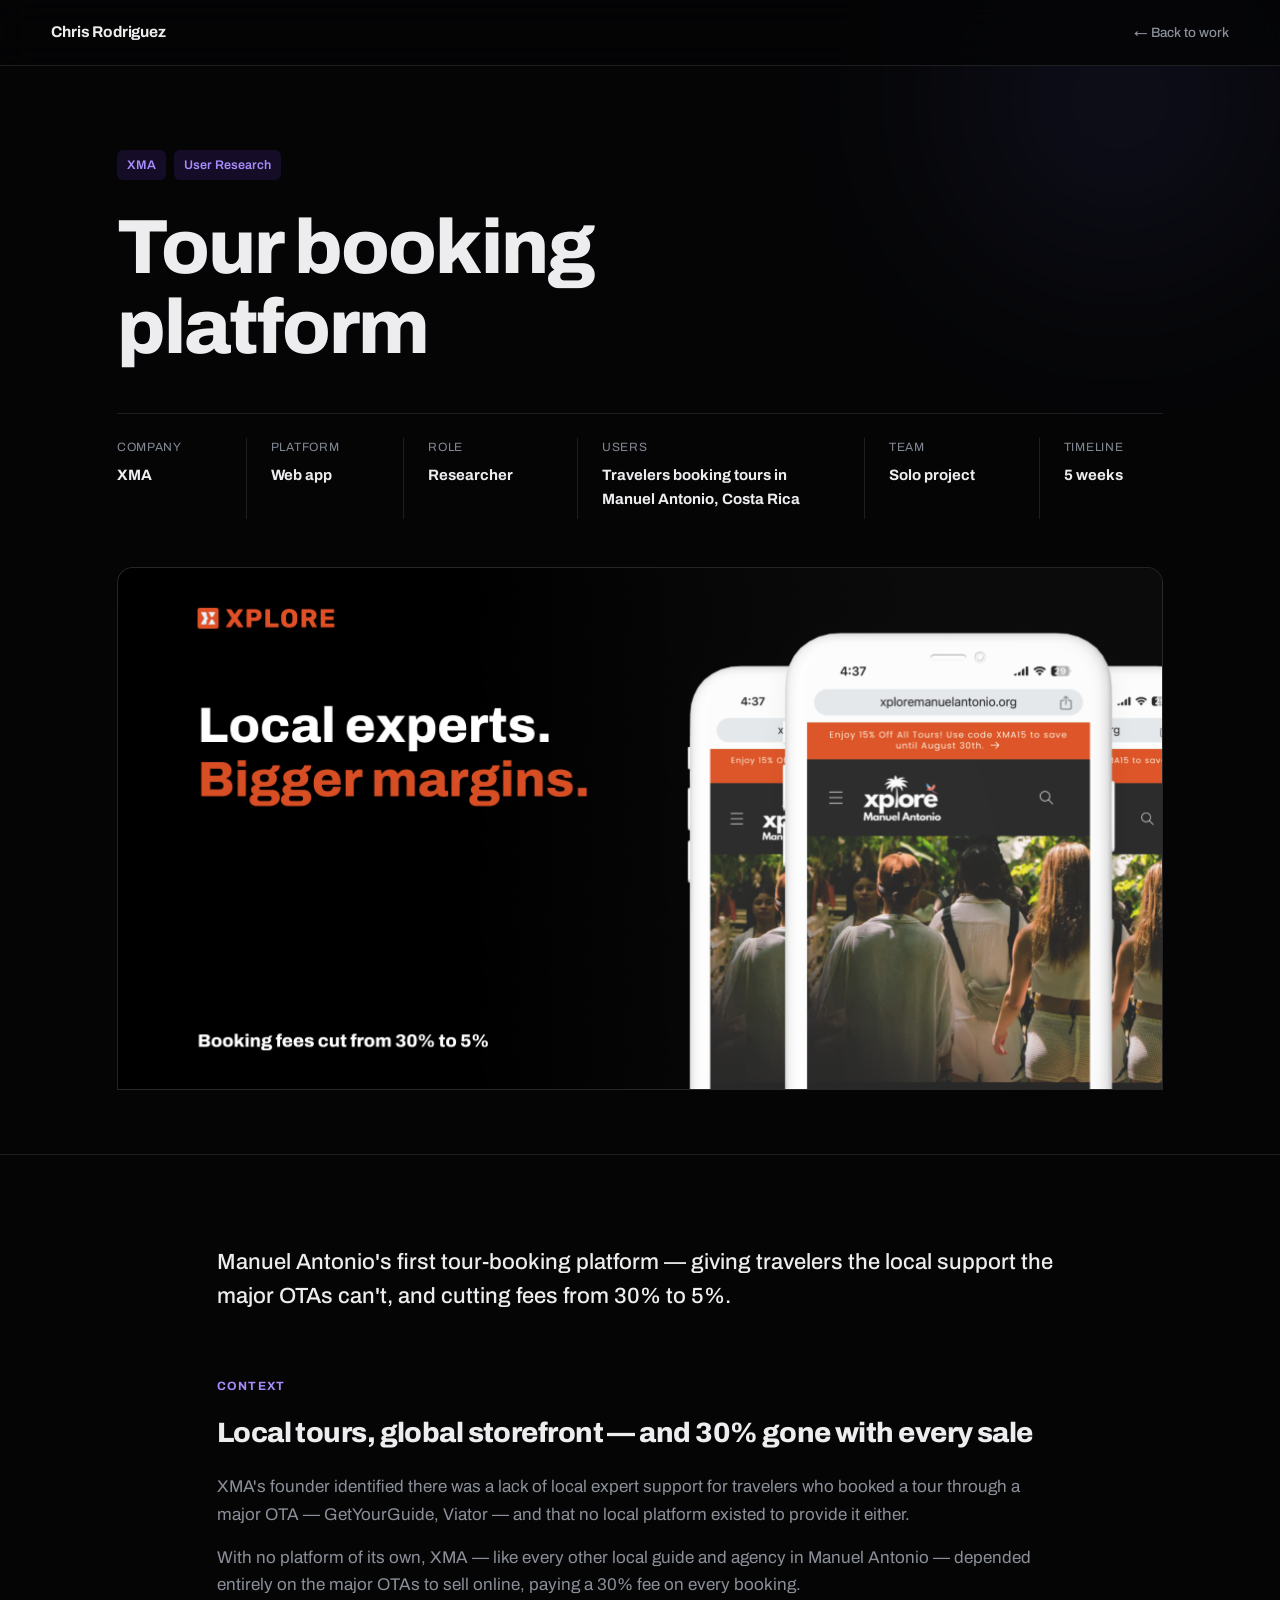
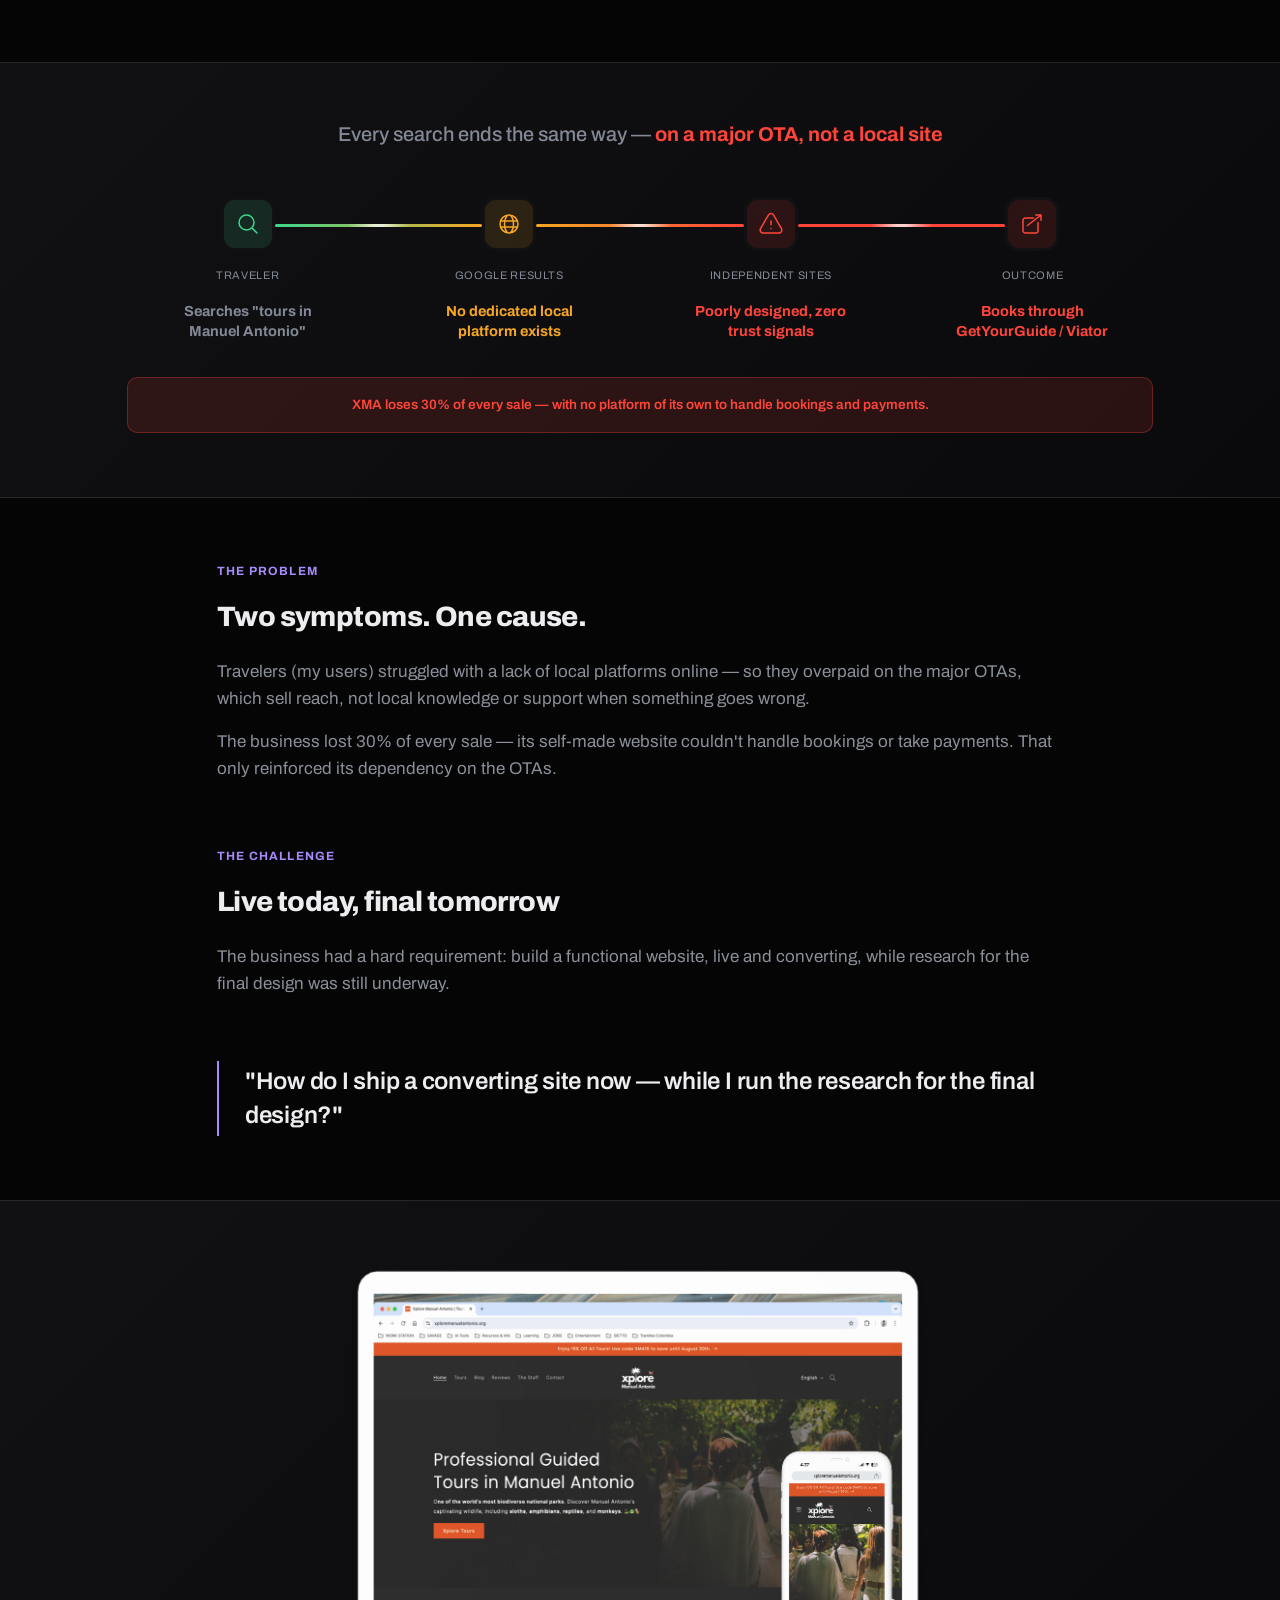
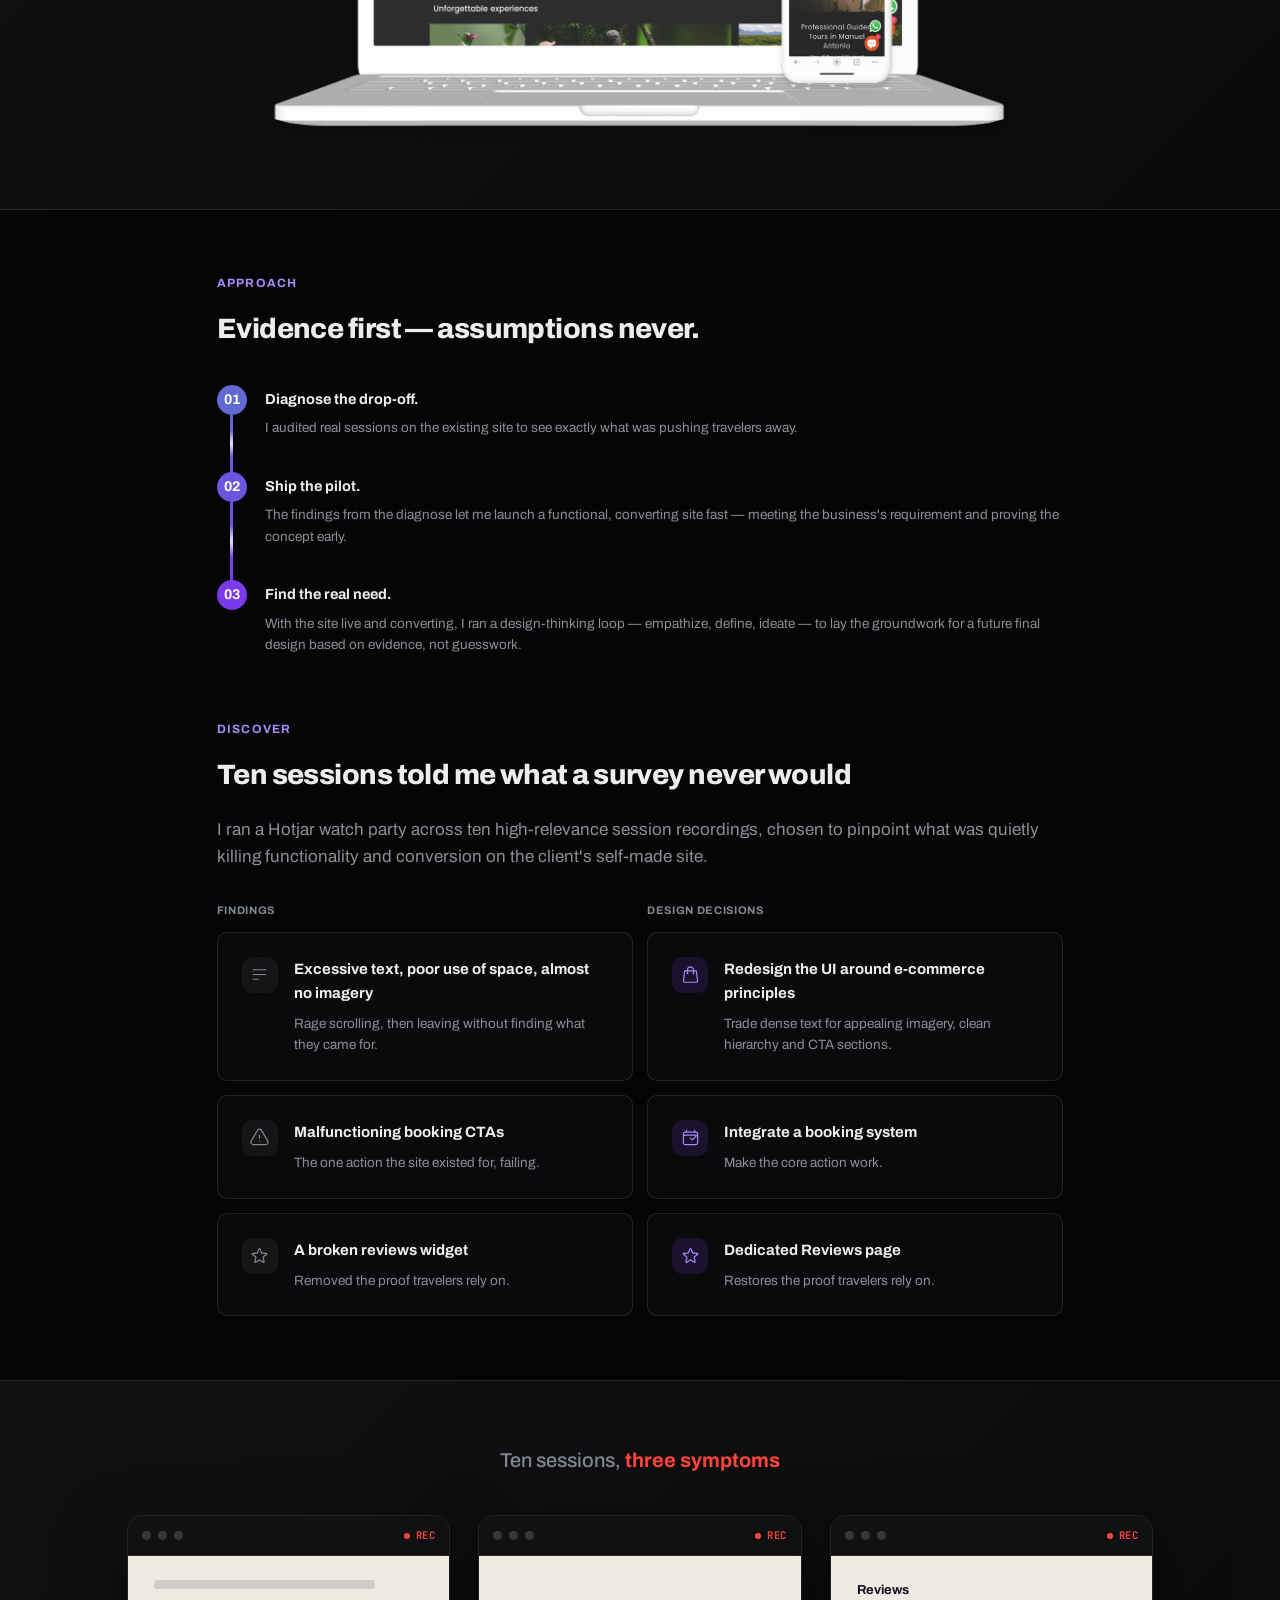
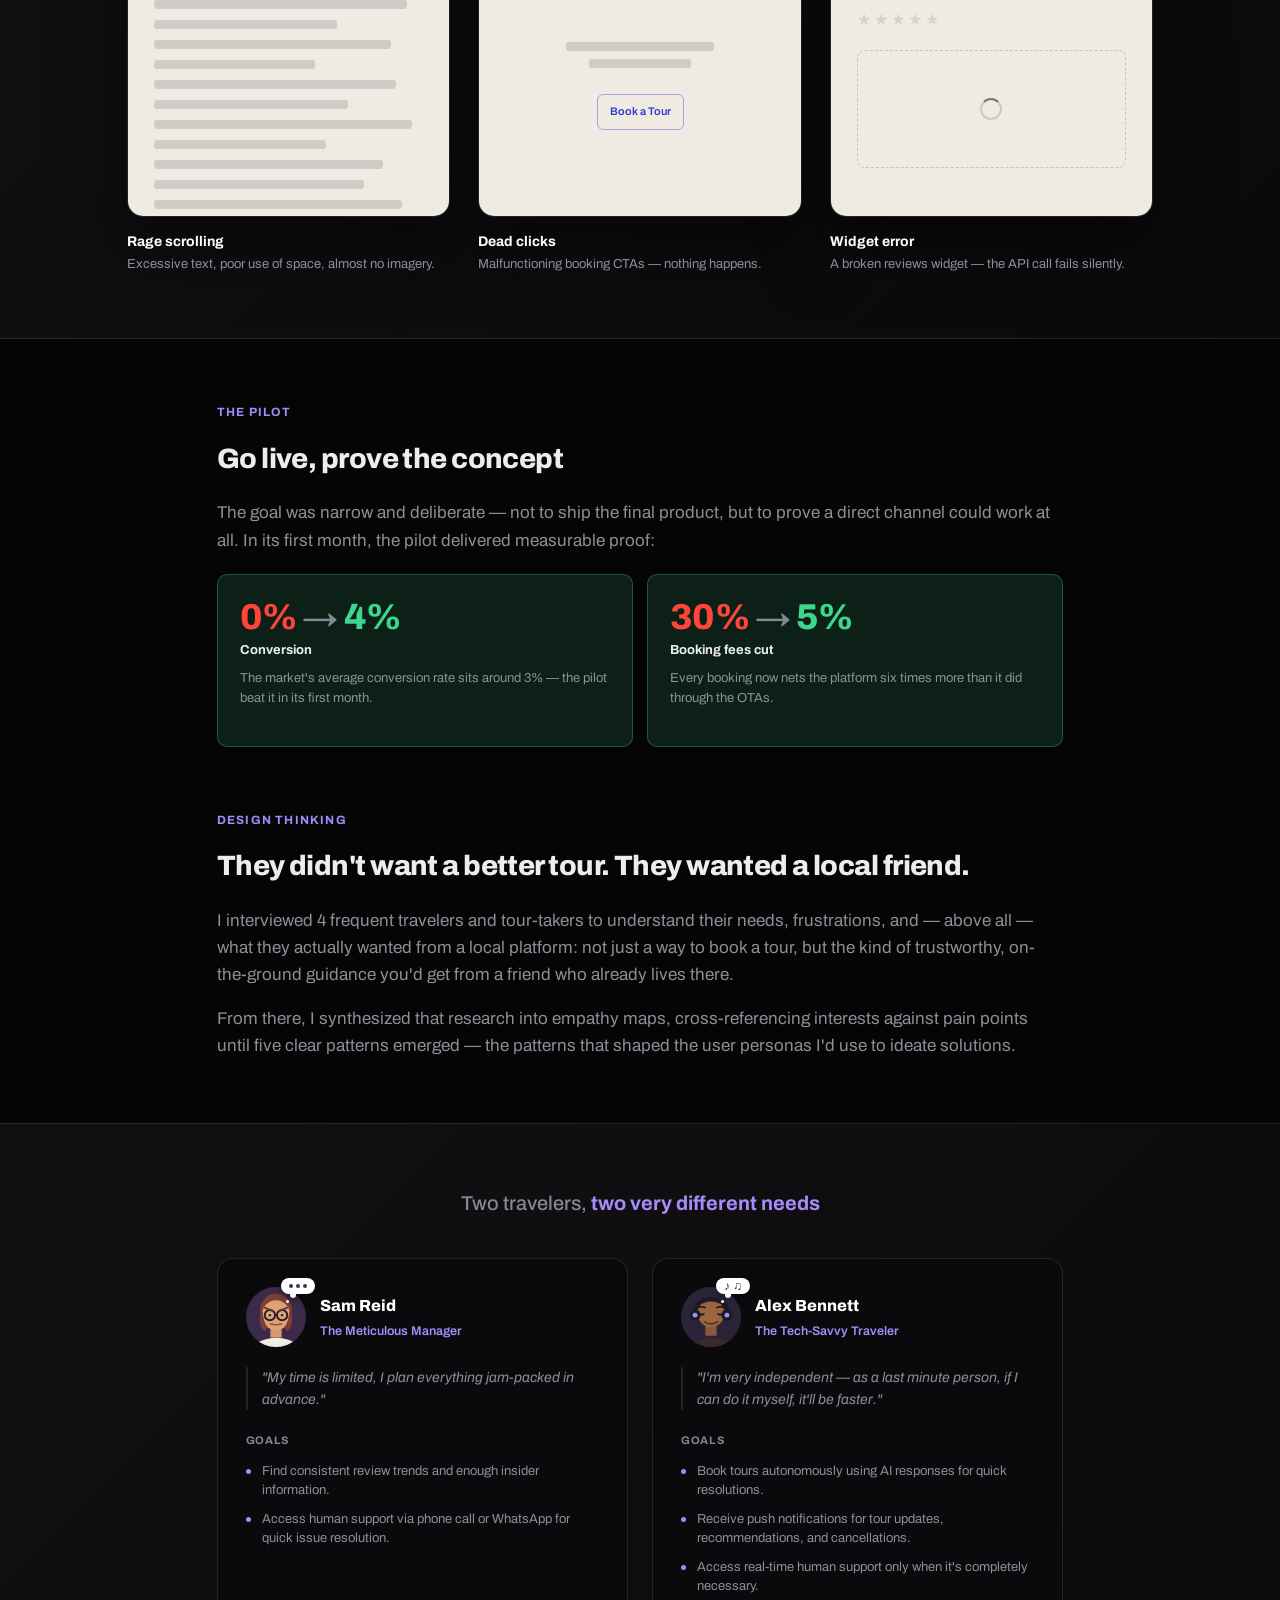
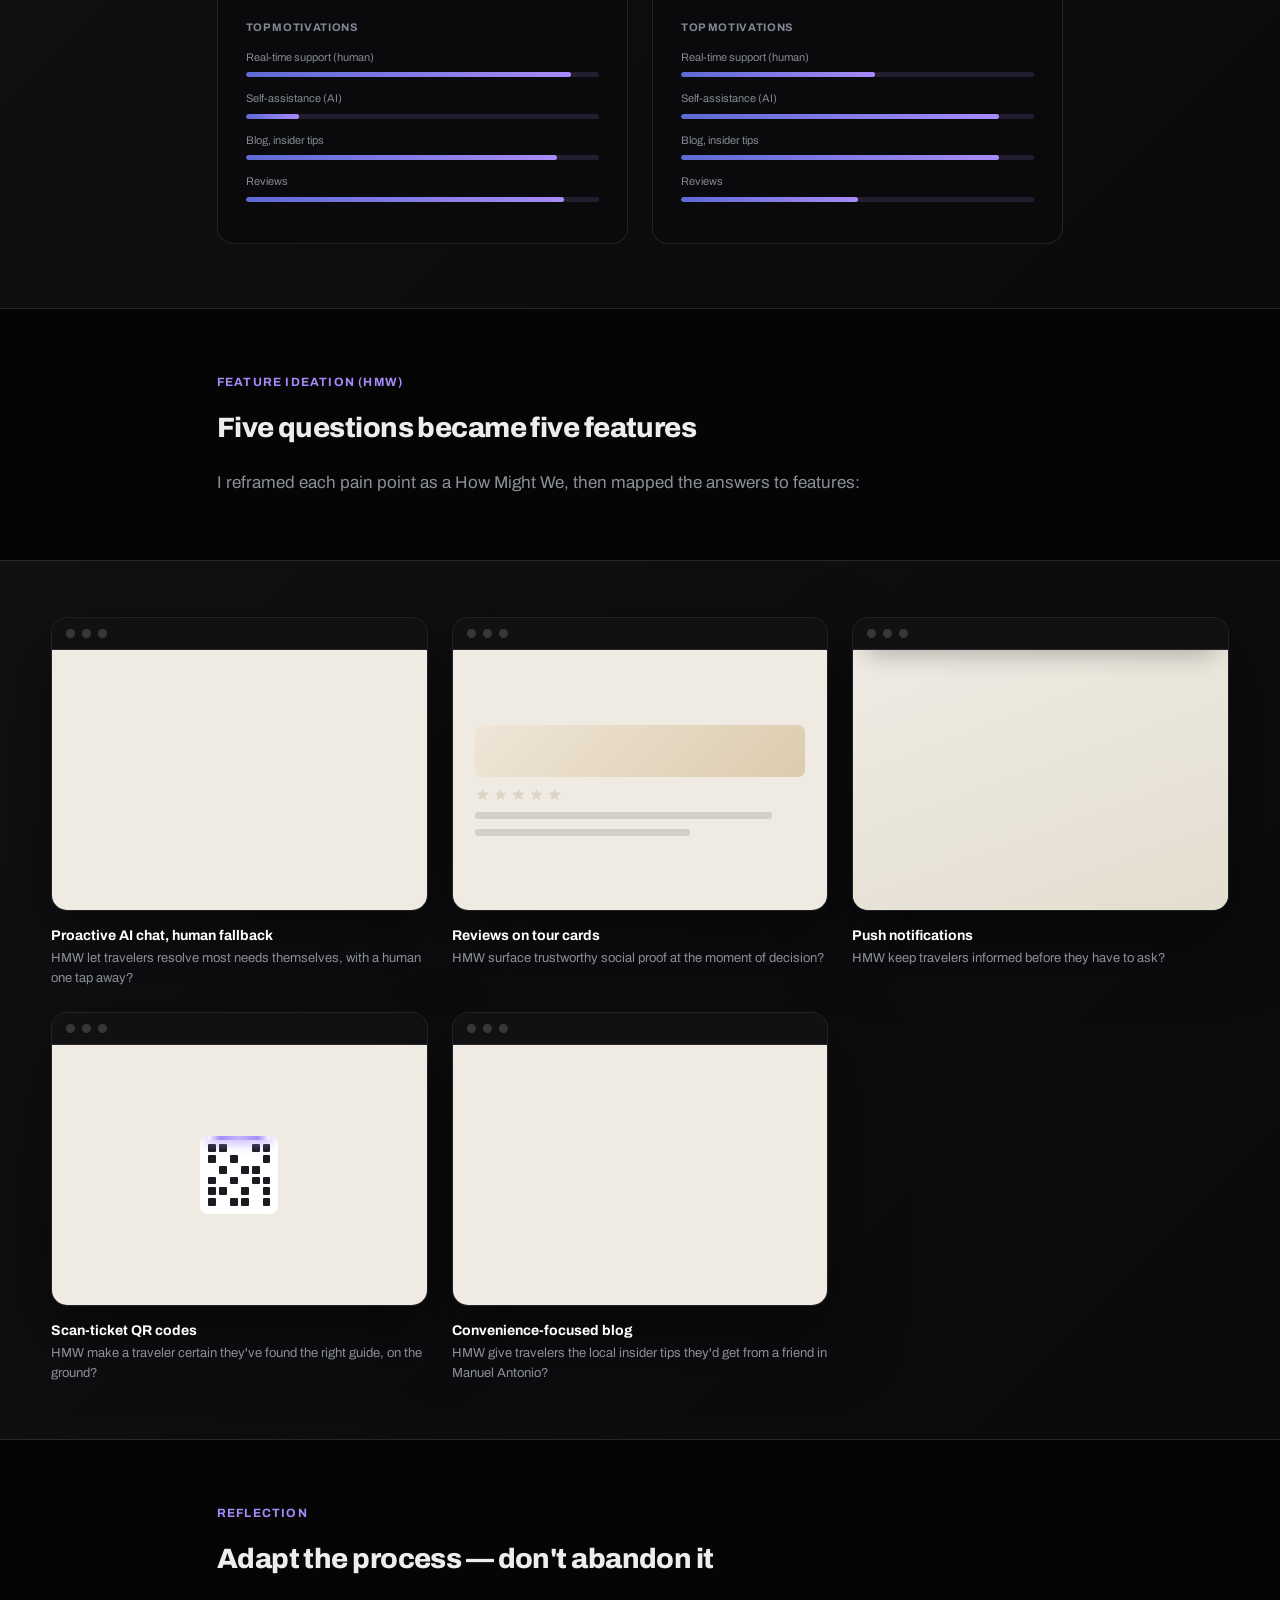
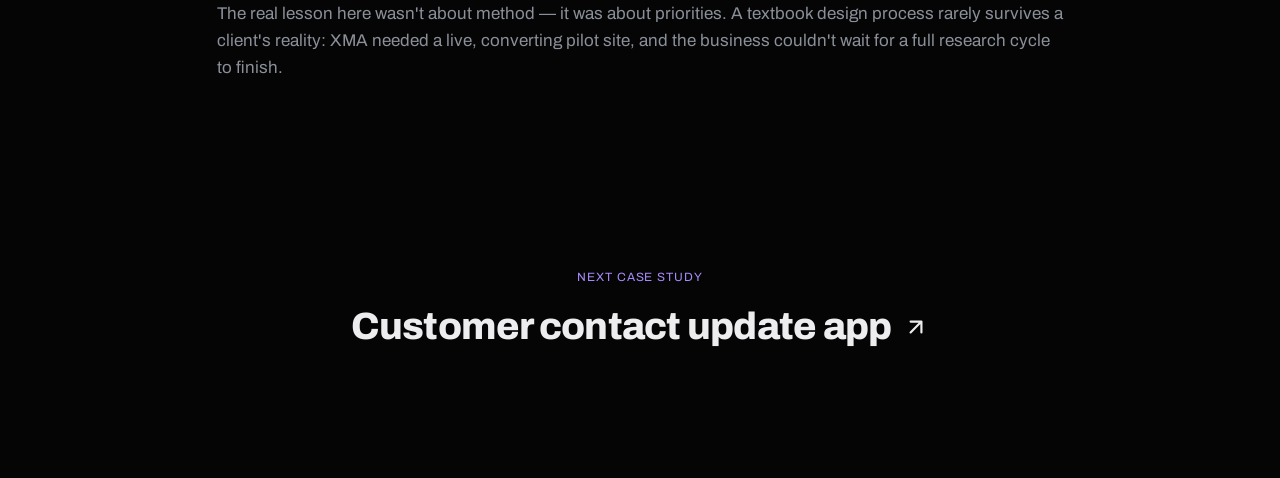
<file: xma/tour-booking-platform/index.html>
<!doctype html>
<html lang="en">
<head>
<meta charset="utf-8">
<meta name="viewport" content="width=device-width, initial-scale=1">
<title>Tour booking platform — XMA</title>
<meta name="description" content="Manuel Antonio's first tour-booking platform — giving travelers the local support the major OTAs can't, and cutting fees from 30% to 5%.">
<link rel="icon" href="/media/favicon/favicon.ico" sizes="any">
<link rel="icon" href="/media/favicon/favicon-32.png" type="image/png" sizes="32x32">
<link rel="icon" href="/media/favicon/favicon-16.png" type="image/png" sizes="16x16">
<link rel="apple-touch-icon" href="/media/favicon/apple-touch-icon.png">
<link rel="canonical" href="https://chrisrodriguezdesign.com/xma/tour-booking-platform/">
<meta property="og:type" content="website">
<meta property="og:title" content="Tour booking platform — XMA">
<meta property="og:description" content="Manuel Antonio's first tour-booking platform — giving travelers the local support the major OTAs can't, and cutting fees from 30% to 5%.">
<meta property="og:url" content="https://chrisrodriguezdesign.com/xma/tour-booking-platform/">
<meta property="og:image" content="https://chrisrodriguezdesign.com/media/og-image.png">
<meta name="twitter:card" content="summary_large_image">
<meta name="twitter:title" content="Tour booking platform — XMA">
<meta name="twitter:description" content="Manuel Antonio's first tour-booking platform — giving travelers the local support the major OTAs can't, and cutting fees from 30% to 5%.">
<meta name="twitter:image" content="https://chrisrodriguezdesign.com/media/og-image.png">
<link rel="preconnect" href="https://fonts.googleapis.com">
<link rel="preconnect" href="https://fonts.gstatic.com" crossorigin>
<link href="https://fonts.googleapis.com/css2?family=Archivo:wght@400;500;600;700;800&family=JetBrains+Mono:wght@400;500;600;700&display=swap" rel="stylesheet">
<style>
  :root{
    --bg:#050506; --bg-alt:#0D0D11; --bg-elevated:#0A0A0C; --bg-elevated-2:#111114;
    --surface:rgba(255,255,255,.045); --border:rgba(255,255,255,.1); --border-strong:rgba(255,255,255,.16);
    --ink:#EDEDEF; --muted:#8A8F98; --muted-2:#828894;
    --accent:#5E6AD2; --accent-2:#7C3AED; --accent-2-text:#A78BFA; --success:#3DD68C; --success-bg:rgba(61,214,140,.13); --warning:#F5A623; --warning-bg:rgba(245,166,35,.13); --danger:#FF453A; --danger-bg:rgba(255,69,58,.13);
    --font:'Archivo',-apple-system,sans-serif; --mono:'JetBrains Mono',monospace;
    --ease:cubic-bezier(.16,1,.3,1); --r:16px; --r-sm:10px; --r-pill:999px;
  }
  *{margin:0;padding:0;box-sizing:border-box}
  html{scroll-behavior:smooth}
  body{background:var(--bg);color:var(--ink);font-family:var(--font);line-height:1.6;-webkit-font-smoothing:antialiased}
  a{color:inherit}
  .wrap{max-width:1200px;margin:0 auto;padding:0 6vw}
  .col{max-width:1000px;margin:0 auto;padding:0 6vw}
  .glow{position:absolute;border-radius:50%;filter:blur(90px);pointer-events:none}
  .g1{width:520px;height:520px;background:radial-gradient(circle,var(--accent),transparent 70%);opacity:.14;top:-160px;right:-100px}

  .nav{position:fixed;top:0;left:0;right:0;z-index:100;background:rgba(5,5,6,.78);backdrop-filter:blur(16px);border-bottom:1px solid var(--border)}
  .nav-in{max-width:1280px;margin:0 auto;padding:20px clamp(20px,4vw,56px);display:flex;align-items:center;justify-content:space-between}
  .logo{font-weight:700;font-size:15.5px;letter-spacing:-.01em;text-decoration:none;color:var(--ink)}
  .back-link{font-size:13.5px;font-weight:500;color:var(--muted);text-decoration:none;display:inline-flex;align-items:center;gap:6px;transition:color 200ms var(--ease)}
  .back-link:hover{color:var(--ink)}
  .back-link .bl-short{display:none}
  @media (max-width:480px){ .back-link .bl-full{display:none} .back-link .bl-short{display:inline} }


  /* ============ CASE HEADER (from Template A) ============ */
  .case-header{padding:150px 0 64px;overflow:hidden;position:relative;border-bottom:1px solid var(--border)}
  /* Discipline chip sheen — same staggered sweep as the homepage Work cards. */
  .tag{position:relative;overflow:hidden;display:inline-block;font-size:12.5px;font-weight:600;color:var(--accent-2-text);background:rgba(124,58,237,.14);border-radius:6px;padding:5px 10px;margin-right:8px;margin-bottom:20px;--sheen-delay:0s}
  .tag::after{content:"";position:absolute;inset:0;background:linear-gradient(115deg,transparent 35%,rgba(255,255,255,.4) 48%,rgba(255,255,255,.4) 52%,transparent 65%);transform:translateX(-130%);animation:chip-sheen 5.5s ease-in-out infinite;animation-delay:var(--sheen-delay)}
  @keyframes chip-sheen{0%,18%{transform:translateX(-130%)}38%,100%{transform:translateX(130%)}}
  .case-header h1{font-weight:800;font-size:clamp(40px,6vw,80px);letter-spacing:-.025em;line-height:1.05;max-width:16ch;margin-bottom:44px;position:relative;z-index:2}
  .meta-block{padding-top:24px;border-top:1px solid var(--border);position:relative;z-index:2}
  .meta-row{display:flex;flex-wrap:nowrap;gap:12px 24px}
  .meta-row:not(:last-child){margin-bottom:20px}
  .meta-item{flex:1 1 auto;min-width:0;padding:0 24px 8px 0;border-right:1px solid var(--border)}
  .meta-item:last-child{border-right:none;padding-right:0}
  .meta-item .k{font-size:12px;text-transform:uppercase;letter-spacing:.06em;color:var(--muted-2);margin-bottom:6px}
  .meta-item .v{font-size:15px;font-weight:700}
  .cover{aspect-ratio:16/8;margin-top:48px;display:flex;flex-direction:column;align-items:center;justify-content:center;gap:8px;color:var(--muted-2);background:linear-gradient(135deg,var(--bg-elevated-2),var(--bg-elevated));border:1px solid var(--border);border-radius:var(--r) var(--r) 0 0;overflow:hidden}
  .cover svg{width:30px;height:30px;opacity:.5}
  .cover span{font-size:11px;letter-spacing:.08em;text-transform:uppercase;opacity:.5}
  .cover img{width:100%;height:100%;object-fit:cover;display:block}

  /* ============ ARTICLE BODY (from Template B) ============ */
  .article{padding:90px 0}
  .eyebrow{font-size:12px;font-weight:700;letter-spacing:.1em;text-transform:uppercase;color:var(--accent-2-text);margin-bottom:14px}
  .lede{font-size:22px;line-height:1.55;font-weight:500;color:var(--ink);margin:0}
  .art-section{margin-bottom:64px}
  .art-section:last-child{margin-bottom:0}
  .art-section h2{font-weight:800;font-size:clamp(22px,2.6vw,28px);letter-spacing:-.02em;margin-bottom:18px}
  .art-section p{font-size:17px;color:var(--muted);margin-bottom:16px}
  .art-section ul{list-style:none;margin:0 0 16px;padding:0;display:flex;flex-direction:column;gap:10px}
  .art-section li{font-size:17px;color:var(--muted);line-height:1.6;padding-left:22px;position:relative}
  .art-section li::before{content:'';position:absolute;left:0;top:11px;width:6px;height:6px;border-radius:50%;background:var(--accent-2-text)}
  .art-section p strong{color:var(--ink)}
  .art-section li strong{color:var(--ink)}
  .art-section p.lede{font-size:22px;line-height:1.55;font-weight:500;color:var(--ink);margin:0}

  .pull-quote{border-left:2.5px solid var(--accent-2-text);padding:4px 0 4px 26px;margin:44px 0;font-size:24px;font-weight:600;letter-spacing:-.01em;line-height:1.4;color:var(--ink)}
  .pull-quote cite{display:block;font-style:normal;font-size:13px;font-weight:500;color:var(--muted-2);margin-top:12px}

  /* Vertical spine timeline — a continuous accent→accent-2 gradient runs
     the full length via three real segments (never a single element,
     since the line must end exactly at the last dot and each segment's
     sweep must sync to the dot it arrives at). A sequenced sheen travels
     dot1 → seg1 → dot2 → seg2 → dot3 → seg3 → dot4, each dot flashing a
     purple glow (matching the hero role-rotator dot) the instant the
     preceding segment's sweep reaches it. Positions/timing are computed
     in JS from real layout — row heights vary with text length. */
  .vs-list{position:relative;padding-left:48px;margin-top:36px}
  .vs-line-seg{position:absolute;left:13px;width:3px;border-radius:2px;overflow:hidden;z-index:0}
  .vs-line-seg .sweep{position:absolute;inset:0;background:linear-gradient(200deg,transparent 35%,rgba(255,255,255,.75) 48%,rgba(255,255,255,.75) 52%,transparent 65%);animation:vseg-sheen 4s ease-in-out infinite;animation-fill-mode:backwards}
  @keyframes vseg-sheen{0%{transform:translateY(-130%)}15%{transform:translateY(130%)}100%{transform:translateY(130%)}}
  .vs-row{position:relative;padding-bottom:36px}
  .vs-row:last-child{padding-bottom:0}
  .vs-dot{position:absolute;left:-48px;top:-3px;width:30px;height:30px;border-radius:50%;display:flex;align-items:center;justify-content:center;font-family:var(--font);font-weight:700;font-size:14px;color:#fff;z-index:1;animation:dot-glow-blink 4s ease-in-out infinite;animation-fill-mode:backwards}
  @keyframes dot-glow-blink{0%,100%{box-shadow:0 0 0 0 rgba(124,58,237,0)}1.5%{box-shadow:0 0 6px 0 rgba(124,58,237,.9),0 0 14px 2px rgba(124,58,237,.55)}11%{box-shadow:0 0 0 0 rgba(124,58,237,0)}}
  .vs-row h4{font-size:14.5px;font-weight:700;margin:0}
  .vs-row p{font-size:13.5px;color:var(--muted);margin:6px 0 0}

  .breakout{margin:64px calc(50% - 50vw);width:100vw;aspect-ratio:16/8;display:flex;flex-direction:column;align-items:center;justify-content:center;gap:8px;color:var(--muted-2);background:linear-gradient(135deg,var(--bg-elevated-2),var(--bg-elevated));border-top:1px solid var(--border);border-bottom:1px solid var(--border)}
  /* No .breakout svg / .breakout span rules here on purpose. Every
     .breakout on this page now holds real built content (search-breakout,
     devices-breakout) instead of the placeholder
     icon+label it originally had, so a generic "any svg/span inside a
     .breakout" selector has nothing legitimate left to target — it would
     only ever silently reach into unrelated nested icons/labels and mess
     with their opacity/size/case, which is exactly what happened here
     more than once. If a real placeholder breakout is ever reintroduced,
     scope its rule to a dedicated class (e.g. .breakout-placeholder svg)
     instead of resurrecting the bare-tag descendant selector. */

  /* Devices breakout — the live pilot site itself, shown on desktop and
     mobile, directly under "Live today, final tomorrow." */
  .breakout.devices-breakout{aspect-ratio:auto;display:block;padding:64px 4vw}
  .devices-wrap{max-width:760px;margin:0 auto}
  .devices-wrap img{display:block;width:100%;height:auto}

  /* Rage-scroll breakout (Discover) — a minimal session-recording player
     mockup. Real Hotjar recordings show a cursor trail; here the content
     itself scrolls erratically instead, since that reads faster as "rage
     scrolling" than a squiggly cursor line would. The scroll depth is
     computed in JS from the real rendered content height (see script
     below), not hand-picked, so it can never travel into blank space
     below the last line. */
  .breakout.rage-breakout{aspect-ratio:auto;display:block;padding:64px 0}
  .rage-wrap{max-width:1180px;margin:0 auto;padding:0 6vw}
  .rage-eyebrow{font-size:20px;line-height:1.5;font-weight:500;color:var(--muted-2);text-align:center;margin-bottom:40px}
  .rage-eyebrow b{color:var(--danger);font-weight:700}
  .rage-grid{display:grid;grid-template-columns:repeat(3,1fr);gap:28px;align-items:start}
  .rage-cap{margin-top:14px;font-size:13px;color:var(--muted);line-height:1.5}
  .rage-cap b{color:#fff;display:block;font-size:14px;margin-bottom:3px}
  @media (max-width:900px){ .rage-grid{grid-template-columns:1fr} }
  .breakout.ideation-breakout{aspect-ratio:auto;display:block;padding:56px 0}
  .ideation-wrap{max-width:1760px;margin:0 auto;padding:0 4vw}
  .rage-grid.cols-5{grid-template-columns:repeat(5,1fr);gap:24px}
  @media (max-width:1300px){ .rage-grid.cols-5{grid-template-columns:repeat(3,1fr)} }
  @media (max-width:700px){ .rage-grid.cols-5{grid-template-columns:1fr} }
  .rage-player{background:var(--bg-elevated);border:1px solid var(--border);border-radius:var(--r);overflow:hidden;box-shadow:0 30px 70px rgba(0,0,0,.5)}
  .rage-bar{display:flex;align-items:center;gap:7px;padding:11px 14px;background:var(--bg-elevated-2);border-bottom:1px solid var(--border)}
  .rage-bar .dot{width:9px;height:9px;border-radius:50%;background:var(--border-strong)}
  .rage-rec{margin-left:auto;display:inline-flex;align-items:center;gap:6px;font-family:var(--mono);font-size:10.5px;font-weight:600;letter-spacing:.04em;color:var(--danger)}
  .rage-rec .pulse{width:6px;height:6px;border-radius:50%;background:var(--danger);animation:rage-rec-pulse 1.2s ease-in-out infinite}
  @keyframes rage-rec-pulse{0%,100%{opacity:1}50%{opacity:.25}}
  .rage-viewport{height:260px;overflow:hidden;position:relative;background:#EFEBE3}
  .rage-content{position:absolute;left:0;right:0;top:0;padding:24px 26px}
  .rage-line{height:9px;border-radius:3px;background:rgba(20,20,30,.14);margin-bottom:11px}
  .rage-cta-row{display:flex;gap:10px;margin-top:20px;flex-wrap:wrap}
  .rage-cta{display:inline-flex;align-items:center;gap:5px;font-size:11px;font-weight:600;color:#2F3ACB;border:1px solid rgba(47,58,203,.4);border-radius:6px;padding:8px 12px;white-space:nowrap}
  .rage-cta.broken{color:rgba(47,58,203,.35);border-color:rgba(255,69,58,.55)}
  .rage-cta.broken i{font-style:normal;width:14px;height:14px;border-radius:50%;background:var(--danger);color:#fff;display:inline-flex;align-items:center;justify-content:center;font-size:9px;font-weight:800;flex-shrink:0}
  @media (max-width:560px){ .rage-viewport{height:240px} .rage-content{padding:20px 22px} }

  /* Dead-click player — a cursor hovers a CTA and "clicks" (two ripple
     bursts, timed inside one shared animation-duration rather than two
     separate delays) while nothing on screen changes; that stillness
     after the click is the whole point. */
  .click-inner{height:100%;display:flex;flex-direction:column;justify-content:center;padding:24px 26px}
  .click-cta-wrap{position:relative;display:flex;justify-content:center}
  .click-ripple{position:absolute;left:50%;top:50%;width:16px;height:16px;margin:-8px 0 0 -8px;border-radius:50%;background:rgba(255,69,58,.4);transform:scale(0);opacity:0}
  .click-ripple.r1{animation:click-ripple-a 3.6s ease-out infinite}
  .click-ripple.r2{animation:click-ripple-b 3.6s ease-out infinite}
  @keyframes click-ripple-a{0%,24%{transform:scale(0);opacity:0}25%{transform:scale(.4);opacity:.7}35%{transform:scale(2.4);opacity:0}36%,100%{transform:scale(0);opacity:0}}
  @keyframes click-ripple-b{0%,39%{transform:scale(0);opacity:0}40%{transform:scale(.4);opacity:.7}50%{transform:scale(2.4);opacity:0}51%,100%{transform:scale(0);opacity:0}}
  .click-cursor{position:absolute;left:50%;top:50%;margin:2px 0 0 8px;width:20px;height:20px;opacity:0;animation:click-cursor-move 3.6s ease-in-out infinite}
  @keyframes click-cursor-move{
    0%{opacity:0;transform:translate(30px,-22px) scale(1)}
    8%{opacity:1;transform:translate(0,0) scale(1)}
    24%{transform:translate(0,0) scale(1)}
    25%{transform:translate(0,0) scale(.8)}
    26%{transform:translate(0,0) scale(1)}
    39%{transform:translate(0,0) scale(1)}
    40%{transform:translate(0,0) scale(.8)}
    41%{transform:translate(0,0) scale(1)}
    88%{opacity:1;transform:translate(0,0) scale(1)}
    96%{opacity:0;transform:translate(30px,-22px) scale(1)}
    100%{opacity:0;transform:translate(30px,-22px) scale(1)}
  }
  /* Reviews-widget player — a hard cut (steps(1), no cross-fade) between a
     spinner and an error box, because a real failed API call doesn't ease
     between states, it just stops and shows the failure. */
  .reviews-inner{padding:24px 26px}
  .reviews-title{font-size:13px;font-weight:700;color:#141420;margin-bottom:6px}
  .reviews-stars{color:#D9D2C4;font-size:16px;letter-spacing:3px;margin-bottom:18px}
  .reviews-widget{position:relative;height:118px;border:1px dashed rgba(20,20,30,.18);border-radius:8px;display:flex;align-items:center;justify-content:center}
  .reviews-spinner{width:22px;height:22px;border-radius:50%;border:2.5px solid rgba(20,20,30,.15);border-top-color:rgba(20,20,30,.55);animation:reviews-spin .9s linear infinite,reviews-spinner-cycle 4.2s steps(1) infinite}
  @keyframes reviews-spin{to{transform:rotate(360deg)}}
  @keyframes reviews-spinner-cycle{0%,28%{opacity:1}28.01%,100%{opacity:0}}
  .reviews-error{position:absolute;inset:0;display:flex;flex-direction:column;align-items:center;justify-content:center;gap:5px;opacity:0;animation:reviews-error-cycle 4.2s steps(1) infinite}
  @keyframes reviews-error-cycle{0%,29%{opacity:0}29.01%,92%{opacity:1}92.01%,100%{opacity:0}}
  .reviews-error svg{width:20px;height:20px;color:var(--danger)}
  .reviews-error div{font-size:11.5px;font-weight:600;color:#8a2f28}
  .reviews-retry{font-size:10.5px;color:#2F3ACB;text-decoration:underline}

  /* Feature demo players (Feature ideation). Same player chrome as the
     rage-scroll cards, but showing the shipped answer instead of the
     recorded problem — each demo loops on its own fixed-duration cycle
     (no JS measurement needed here, unlike rage-scroll, since none of
     these depend on real reflowed content height). */
  .feat-chat{height:100%;display:flex;flex-direction:column;justify-content:flex-end;gap:7px;padding:16px}
  .feat-bubble{max-width:82%;padding:7px 10px;border-radius:10px;font-size:10.5px;line-height:1.4;opacity:0}
  .feat-bubble.bot{align-self:flex-start;background:#EDEAF7;color:#2A2440;border-bottom-left-radius:3px;animation:feat-bubble-1 3s steps(1) infinite}
  .feat-bubble.user{align-self:flex-end;background:#3A2E5C;color:#fff;border-bottom-right-radius:3px;animation:feat-bubble-2 3s steps(1) infinite}
  .feat-bubble.handoff{align-self:flex-start;background:#fff;color:#2A2440;border:1px dashed rgba(58,46,92,.4);display:flex;align-items:center;gap:5px;font-weight:600;animation:feat-bubble-3 3s steps(1) infinite}
  .feat-bubble.handoff svg{width:11px;height:11px;flex-shrink:0;color:#3A2E5C}
  @keyframes feat-bubble-1{0%,3%{opacity:0}5%,80%{opacity:1}84%,100%{opacity:0}}
  @keyframes feat-bubble-2{0%,23%{opacity:0}25%,80%{opacity:1}84%,100%{opacity:0}}
  @keyframes feat-bubble-3{0%,43%{opacity:0}45%,80%{opacity:1}84%,100%{opacity:0}}

  .feat-reviews{height:100%;display:flex;flex-direction:column;justify-content:center;padding:20px 22px;gap:10px}
  .feat-tour-thumb{height:52px;border-radius:7px;background:linear-gradient(135deg,#EFE6D8,#DCCBAE)}
  .feat-stars{display:flex;gap:3px}
  .feat-stars svg{width:15px;height:15px;color:#DCD5C5}
  .feat-stars svg.on{animation:feat-star-1 3s steps(1) infinite}
  .feat-stars svg:nth-child(1).on{animation-name:feat-star-1}
  .feat-stars svg:nth-child(2).on{animation-name:feat-star-2}
  .feat-stars svg:nth-child(3).on{animation-name:feat-star-3}
  .feat-stars svg:nth-child(4).on{animation-name:feat-star-4}
  .feat-stars svg:nth-child(5).on{animation-name:feat-star-5}
  @keyframes feat-star-1{0%,82%{color:#E0A83A}82.01%,100%{color:#DCD5C5}}
  @keyframes feat-star-2{0%,6%{color:#DCD5C5}6.01%,82%{color:#E0A83A}82.01%,100%{color:#DCD5C5}}
  @keyframes feat-star-3{0%,12%{color:#DCD5C5}12.01%,82%{color:#E0A83A}82.01%,100%{color:#DCD5C5}}
  @keyframes feat-star-4{0%,18%{color:#DCD5C5}18.01%,82%{color:#E0A83A}82.01%,100%{color:#DCD5C5}}
  @keyframes feat-star-5{0%,24%{color:#DCD5C5}24.01%,82%{color:#E0A83A}82.01%,100%{color:#DCD5C5}}
  .feat-review-line{height:7px;border-radius:3px;background:rgba(20,20,30,.13)}

  .feat-push{height:100%;position:relative;overflow:hidden;background:linear-gradient(160deg,#EFEBE3,#E4DED0)}
  .feat-toast{position:absolute;left:12px;right:12px;top:-70px;background:#fff;border-radius:9px;padding:10px 12px;box-shadow:0 10px 24px rgba(0,0,0,.25);display:flex;gap:8px;align-items:flex-start;animation:feat-toast-slide 3s ease-in-out infinite}
  .feat-toast .feat-bell{width:16px;height:16px;flex-shrink:0;color:#3A2E5C;margin-top:1px}
  .feat-toast b{display:block;font-size:11px;color:#141420;margin-bottom:2px}
  .feat-toast span{font-size:10px;color:#5b5568}
  @keyframes feat-toast-slide{0%,6%{top:-70px}18%,70%{top:14px}84%,100%{top:-70px}}

  .feat-qr{height:100%;display:flex;align-items:center;justify-content:center;position:relative}
  .feat-qr-box{position:relative;width:78px;height:78px;background:#fff;border-radius:8px;padding:8px;display:grid;grid-template-columns:repeat(6,1fr);grid-template-rows:repeat(6,1fr);gap:3px;overflow:hidden}
  .feat-qr-box i{font-style:normal;background:#1B1B22;border-radius:1px}
  .feat-qr-box i.off{background:transparent}
  .feat-scanline{position:absolute;left:8px;right:8px;height:4px;border-radius:2px;background:linear-gradient(90deg,transparent,#A78BFA 20%,#C4B5FD 50%,#A78BFA 80%,transparent);box-shadow:0 0 12px 2px rgba(167,139,250,.85);animation:feat-scan 3s ease-in-out infinite}
  @keyframes feat-scan{0%,8%{top:8px;opacity:0}12%{opacity:1}62%{top:70px;opacity:1}68%,100%{opacity:0}}

  .feat-blog{height:100%;display:flex;flex-direction:column;justify-content:center;gap:10px;padding:18px 20px}
  .feat-article{display:flex;gap:10px;align-items:center;opacity:0;transform:translateY(14px)}
  .feat-article .feat-thumb{width:34px;height:34px;border-radius:6px;flex-shrink:0;background:linear-gradient(135deg,#DCE7E3,#B9CFC7)}
  .feat-article .feat-lines{flex:1;display:flex;flex-direction:column;gap:5px}
  .feat-article .feat-lines span{display:block;height:6px;border-radius:3px;background:rgba(20,20,30,.14)}
  .feat-article .feat-lines span:last-child{width:60%}
  .feat-article:nth-child(1){animation:feat-article-1 3s ease-out infinite}
  .feat-article:nth-child(2){animation:feat-article-2 3s ease-out infinite}
  .feat-article:nth-child(3){animation:feat-article-3 3s ease-out infinite}
  @keyframes feat-article-1{0%{opacity:0;transform:translateY(14px)}8%,82%{opacity:1;transform:translateY(0)}90%,100%{opacity:0;transform:translateY(14px)}}
  @keyframes feat-article-2{0%,10%{opacity:0;transform:translateY(14px)}18%,82%{opacity:1;transform:translateY(0)}90%,100%{opacity:0;transform:translateY(14px)}}
  @keyframes feat-article-3{0%,20%{opacity:0;transform:translateY(14px)}28%,82%{opacity:1;transform:translateY(0)}90%,100%{opacity:0;transform:translateY(14px)}}

  /* Persona breakout (Design thinking). Not a "recording" like the other
     three players — these are research artifacts, so the cards stay in
     the site's own dark-elevated language instead of mimicking a light
     browser viewport. The trait/motivation bars are fixed data, not an
     ambient loop: they fill from 0 to their real value once, the instant
     the card scrolls into view (see the IntersectionObserver below),
     which respects what the data actually means. The avatars are the one
     thing that loops continuously — an ambient pulse standing in for each
     persona's core trait, since a photo would say more than an
     abstraction should here. */
  .breakout.persona-breakout{aspect-ratio:auto;display:block;padding:64px 0}
  .persona-wrap{max-width:1000px;margin:0 auto;padding:0 6vw}
  .persona-eyebrow{font-size:20px;line-height:1.5;font-weight:500;color:var(--muted-2);text-align:center;margin-bottom:40px}
  .persona-eyebrow b{color:var(--accent-2-text);font-weight:700}
  .persona-grid{display:grid;grid-template-columns:1fr 1fr;gap:24px}
  @media (max-width:800px){ .persona-grid{grid-template-columns:1fr} }
  .persona-card{background:var(--bg-elevated);border:1px solid var(--border);border-radius:var(--r);padding:28px;display:flex;flex-direction:column}
  .persona-motivations{margin-top:auto;padding-top:22px}
  .persona-motivations .persona-block-label{margin-top:0}
  .persona-head{display:flex;align-items:center;gap:14px;margin-bottom:20px}
  .persona-avatar{position:relative;width:60px;height:60px;border-radius:50%;background:rgba(124,58,237,.16);flex-shrink:0}
  .persona-avatar svg.persona-illustration{width:100%;height:100%;display:block}
  .avatar-ring{position:absolute;inset:0;border-radius:50%;border:1.5px solid var(--accent-2-text);opacity:0;animation:avatar-ring-pulse 2.4s ease-out infinite}
  .avatar-ring.r2{animation-delay:1.2s}
  @keyframes avatar-ring-pulse{0%{transform:scale(1);opacity:.6}100%{transform:scale(1.65);opacity:0}}
  .persona-thought{position:absolute;top:-9px;right:-9px;width:34px;height:16px;background:#fff;border-radius:10px;display:flex;gap:3px;align-items:center;justify-content:center;box-shadow:0 4px 10px rgba(0,0,0,.35)}
  .persona-thought::after{content:'';position:absolute;bottom:-4px;left:9px;width:6px;height:6px;background:#fff;border-radius:50%}
  .persona-thought::before{content:'';position:absolute;bottom:-9px;left:5px;width:3px;height:3px;background:#fff;border-radius:50%}
  .thought-dot{width:4px;height:4px;border-radius:50%;background:#3a3450;animation:thought-blink 1.4s ease-in-out infinite}
  .thought-dot:nth-child(2){animation-delay:.2s}
  .thought-dot:nth-child(3){animation-delay:.4s}
  @keyframes thought-blink{0%,60%,100%{opacity:.25;transform:translateY(0)}30%{opacity:1;transform:translateY(-2px)}}
  .music-note{font-size:12px;line-height:1;color:#3a3450;animation:music-blink 1.4s ease-in-out infinite}
  .music-note:nth-child(2){animation-delay:.25s}
  @keyframes music-blink{0%,60%,100%{opacity:.65;transform:translateY(0)}30%{opacity:1;transform:translateY(-2px)}}
  .persona-name{font-size:16px;font-weight:800;color:#fff}
  .persona-archetype{font-size:12.5px;color:var(--accent-2-text);font-weight:600;margin-top:2px}
  .persona-quote{font-size:14px;font-style:italic;color:var(--muted);border-left:2px solid var(--border);padding-left:14px;margin-bottom:0;line-height:1.55}
  .persona-block-label{font-size:11px;font-weight:700;text-transform:uppercase;letter-spacing:.06em;color:var(--muted-2);margin:22px 0 12px}
  .persona-block-label:first-of-type{margin-top:0}
  .p-meter{margin-bottom:13px}
  .p-meter-labels{display:flex;justify-content:space-between;font-size:11px;color:var(--muted-2);margin-bottom:6px}
  .p-meter-track{position:relative;height:5px;border-radius:3px;background:rgba(167,139,250,.15);overflow:hidden}
  .p-meter-fill{position:absolute;left:0;top:0;bottom:0;border-radius:3px;background:linear-gradient(90deg,var(--accent),var(--accent-2-text));width:0;transition:width 1.1s cubic-bezier(.16,1,.3,1)}
  .persona-card.in-view .p-meter-fill{width:var(--val)}
  .persona-goals{list-style:none;padding:0;margin:0;display:flex;flex-direction:column;gap:9px}
  .persona-goals li{font-size:13px;color:var(--muted);line-height:1.5;padding-left:16px;position:relative}
  .persona-goals li::before{content:'';position:absolute;left:0;top:7px;width:5px;height:5px;border-radius:50%;background:var(--accent-2-text)}


  /* Old-process infographic — "before this app" horizontal timeline, one
     row per call/product. Each row is a self-contained left-to-right
     spine (Customer → Front-line agent → Back-office agent), the exact
     same proven pattern as the vertical spine just laid on its side —
     dot-to-dot connectors only ever travel within a single row, so they
     can never cross another row's text (the earlier swimlane version's
     diagonal cross-lane connectors could, which is why it read as messy).
     Two rows stacked = the repetition itself tells the "twice" story.
     Below 640px three columns don't have room to breathe, so it collapses
     to a plain static step list instead of cramming. */
  .breakout.search-breakout{aspect-ratio:auto;display:block;padding:56px 0 64px}
  .sr-wrap{max-width:1180px;margin:0 auto;padding:0 6vw}
  .sr-eyebrow{font-size:20px;line-height:1.5;font-weight:500;color:var(--muted-2);text-align:center;margin-bottom:48px}
  .sr-eyebrow b{color:var(--danger);font-weight:700}

  /* Search-journey timeline (Context breakout). One horizontal row of 4
     steps — traveler searches, finds no local platform, distrusts the
     independent sites that do exist, and defaults to a major OTA. Lines
     and glow reuse the TD Bank op-breakout's master-cycle-sweep mechanism
     (see the script below): one JS-computed MASTER_CYCLE sizes injected
     @keyframes so a sweep-x child per segment and a glow pulse per icon
     can never drift out of sync, even though they're different animations
     with different natural travel times. Color runs green → red across
     the row so it reads as trust degrading toward a bad outcome, not just
     a neutral step sequence. */
  .sr-timeline{position:relative;display:flex;align-items:flex-start;justify-content:space-between;gap:20px}
  .sr-node{position:relative;z-index:2;flex:1;display:flex;flex-direction:column;align-items:center;text-align:center;gap:16px;min-width:0;padding:0 6px}
  .sr-h-seg{position:absolute;top:0;height:3px;border-radius:2px;overflow:hidden;z-index:0}
  .sr-h-seg .sweep-x{position:absolute;inset:0;background:linear-gradient(90deg,transparent 35%,rgba(255,255,255,.75) 48%,rgba(255,255,255,.75) 52%,transparent 65%);animation-fill-mode:backwards}
  .sr-icon{position:relative;width:54px;height:54px;border-radius:14px;background:var(--success-bg);color:var(--success);display:flex;align-items:center;justify-content:center;flex-shrink:0;border:3px solid var(--bg-elevated-2);animation-fill-mode:backwards}
  .sr-icon svg{width:24px;height:24px}
  .sr-node.warn .sr-icon{background:var(--warning-bg);color:var(--warning)}
  .sr-node.warn h5{color:var(--warning)}
  .sr-node.bad .sr-icon{background:var(--danger-bg);color:var(--danger)}
  .sr-actor{font-size:11px;text-transform:uppercase;letter-spacing:.06em;color:var(--muted-2)}
  .sr-node h5{font-size:14.5px;font-weight:700;line-height:1.4;max-width:180px}
  .sr-node.bad h5{color:var(--danger)}
  .sr-outcome{margin-top:36px;text-align:center;background:var(--danger-bg);border:1px solid rgba(255,69,58,.3);border-radius:var(--r-sm);padding:16px 20px;font-size:13.5px;font-weight:600;color:var(--danger)}
  @media (max-width:640px){ .sr-timeline{display:none} }
  .sr-mobile{display:none}
  @media (max-width:640px){ .sr-mobile{display:block} }
  .sr-m-step{display:flex;gap:14px;background:var(--bg-elevated);border:1px solid var(--border);border-radius:var(--r-sm);padding:16px;margin-bottom:10px}
  .sr-m-step:last-child{margin-bottom:0}
  .sr-m-step.warn{background:var(--warning-bg);border-color:rgba(245,166,35,.3)}
  .sr-m-step.warn .sr-m-icon{background:rgba(245,166,35,.18);color:var(--warning)}
  .sr-m-step.warn h5{color:var(--warning)}
  .sr-m-step.bad{background:var(--danger-bg);border-color:rgba(255,69,58,.3)}
  .sr-m-icon{width:34px;height:34px;border-radius:10px;background:var(--success-bg);color:var(--success);display:flex;align-items:center;justify-content:center;flex-shrink:0}
  .sr-m-step.bad .sr-m-icon{background:rgba(255,69,58,.18);color:var(--danger)}
  .sr-m-icon svg{width:17px;height:17px}
  .sr-m-step .sr-actor{margin-bottom:2px;display:block}
  .sr-m-step h5{font-size:14px;font-weight:700}
  .sr-m-step.bad h5{color:var(--danger)}

  .stat-line{display:grid;grid-template-columns:1fr 1fr;gap:14px;margin-top:20px}
  .stat-line-item{background:var(--success-bg);border:1px solid rgba(61,214,140,.3);border-radius:var(--r-sm);padding:22px}
  .stat-line-item .val{font-size:36px;line-height:1.15;font-weight:800;letter-spacing:-.02em;margin-bottom:4px;color:var(--success)}
  .stat-line-item .val .arrow{color:var(--muted-2);margin:0 6px;font-weight:400}
  .stat-line-item .val .before{color:var(--danger)}
  .stat-line-item .lbl{font-size:13px;line-height:1.3;font-weight:700;color:var(--ink)}
  .stat-line-item .desc{font-size:13px;line-height:1.5;color:var(--muted);margin-top:10px}
  @media (max-width:480px){ .stat-line{grid-template-columns:1fr} }

  .info-grid{display:grid;grid-template-columns:1fr 1fr;gap:14px;margin-top:20px}
  .info-grid .lbl{display:flex;align-items:center;gap:8px}
  .info-grid .lbl svg{width:18px;height:18px;flex-shrink:0;color:var(--success)}
  @media (max-width:700px){ .info-grid{grid-template-columns:1fr} }

  /* Design decisions — 3 cards, 2-up then 1, all the same size (reuses
     .info-grid's layout); the 3rd is "featured" via a tinted background,
     not a different size. */
  .dg-label{font-size:11px;font-weight:700;letter-spacing:.06em;text-transform:uppercase;color:var(--muted-2);margin:0}
  /* Findings ⇄ Design decisions, paired. Two columns, cards placed in DOM
     order finding1, decision1, finding2, decision2... — CSS Grid's default
     row-first flow then lands each decision directly beside the finding it
     answers, with no explicit row assignment to keep in sync. */
  .fd-header{display:grid;grid-template-columns:1fr 1fr;gap:14px;margin:32px 0 12px}
  .decision-grid{display:grid;grid-template-columns:1fr 1fr;gap:14px}
  .decision-card{background:var(--bg-elevated);border:1px solid var(--border);border-radius:var(--r-sm);padding:24px;display:flex;gap:16px;align-items:flex-start}
  .decision-card .dc-icon{width:36px;height:36px;border-radius:10px;background:rgba(124,58,237,.14);color:var(--accent-2-text);display:flex;align-items:center;justify-content:center;flex-shrink:0}
  .decision-card .dc-icon svg{width:19px;height:19px}
  .decision-card h4{font-size:15px;font-weight:700;margin-bottom:8px}
  .decision-card p{font-size:13.5px;color:var(--muted);line-height:1.6;margin:0}
  .decision-card.finding-card .dc-icon{background:var(--surface);color:var(--muted-2)}
  @media (max-width:700px){ .fd-header{display:none} }
  @media (max-width:700px){ .decision-grid{grid-template-columns:1fr} }

  .closing{padding:80px 6vw 120px;text-align:center}
  .closing .k{font-size:12px;text-transform:uppercase;letter-spacing:.08em;color:var(--accent-2-text);margin-bottom:10px}
  .closing a{font-weight:800;font-size:clamp(24px,3.4vw,38px);text-decoration:none;display:inline-flex;align-items:center;gap:12px;letter-spacing:-.02em;max-width:100%}
  .closing a span{min-width:0}
  .closing-break{display:none}
  @media (max-width:640px){ .closing-break{display:inline} }
  .closing a svg{width:26px;height:26px;flex-shrink:0;transition:transform 200ms var(--ease)}
  .closing a:hover svg{transform:translate(4px,-4px)}

  @media (max-width:640px){
    .meta-row{display:grid;grid-template-columns:1fr 1fr;column-gap:24px;row-gap:22px}
    .meta-item{border-right:none;padding:0}
    .meta-item:nth-child(odd){border-right:1px solid var(--border);padding-right:16px}
    .lede{font-size:19px}
    .pull-quote{font-size:20px}
  }
</style>
</head>
<body>

<nav class="nav">
  <div class="nav-in">
    <a class="logo" href="/">Chris Rodriguez</a>
    <a class="back-link" href="/#work"><span class="bl-full">← Back to work</span><span class="bl-short">← Work</span></a>
  </div>
</nav>

<header class="case-header">
  <div class="glow g1" aria-hidden="true"></div>
  <div class="wrap">
    <span class="tag" style="--sheen-delay:0s">XMA</span><span class="tag" style="--sheen-delay:1.1s">User Research</span>
    <h1>Tour booking platform</h1>
    <div class="meta-block">
      <div class="meta-row">
        <div class="meta-item"><div class="k">Company</div><div class="v">XMA</div></div>
        <div class="meta-item"><div class="k">Platform</div><div class="v">Web app</div></div>
        <div class="meta-item"><div class="k">Role</div><div class="v">Researcher</div></div>
        <div class="meta-item"><div class="k">Users</div><div class="v">Travelers booking tours in<br>Manuel Antonio, Costa Rica</div></div>
        <div class="meta-item"><div class="k">Team</div><div class="v">Solo project</div></div>
        <div class="meta-item"><div class="k">Timeline</div><div class="v">5 weeks</div></div>
      </div>
    </div>
    <div class="cover">
      <img src="/media/xma-featured.png" alt="XMA tour booking platform — booking and payment flow for travelers in Manuel Antonio, Costa Rica">
    </div>
  </div>
</header>

<article class="article">
  <div class="col">
    <section class="art-section" id="throughline">
      <p class="lede">Manuel Antonio's first tour-booking platform — giving travelers the local support the major OTAs can't, and cutting fees from 30% to 5%.</p>
    </section>

    <section class="art-section" id="context">
      <div class="eyebrow">Context</div>
      <h2>Local tours, global storefront — and 30% gone with every sale</h2>
      <p>XMA's founder identified there was a lack of local expert support for travelers who booked a tour through a major OTA — GetYourGuide, Viator — and that no local platform existed to provide it either.</p>
      <p>With no platform of its own, XMA — like every other local guide and agency in Manuel Antonio — depended entirely on the major OTAs to sell online, paying a 30% fee on every booking.</p>
    </section>

    <div class="breakout search-breakout">
      <div class="sr-wrap">
        <div class="sr-eyebrow">Every search ends the same way — <b>on a major OTA, not a local site</b></div>

        <div class="sr-timeline" id="srRow">
          <div class="sr-node">
            <div class="sr-icon"><svg viewBox="0 0 24 24" fill="none" stroke="currentColor" stroke-width="1.5" stroke-linecap="round" stroke-linejoin="round"><path d="M21 21l-4.35-4.35M18 10.5a7.5 7.5 0 1 1-15 0 7.5 7.5 0 0 1 15 0Z"/></svg></div>
            <div class="sr-actor">Traveler</div>
            <h5>Searches "tours in Manuel Antonio"</h5>
          </div>
          <div class="sr-node warn">
            <div class="sr-icon"><svg viewBox="0 0 24 24" fill="none" stroke="currentColor" stroke-width="1.5" stroke-linecap="round" stroke-linejoin="round"><path d="M12 21a9 9 0 1 0 0-18 9 9 0 0 0 0 18Zm0 0c-2.485 0-4.5-4.03-4.5-9S9.515 3 12 3s4.5 4.03 4.5 9-2.015 9-4.5 9ZM3.5 9h17M3.5 15h17"/></svg></div>
            <div class="sr-actor">Google results</div>
            <h5>No dedicated local platform exists</h5>
          </div>
          <div class="sr-node bad">
            <div class="sr-icon"><svg viewBox="0 0 24 24" fill="none" stroke="currentColor" stroke-width="1.5" stroke-linecap="round" stroke-linejoin="round"><path d="M12 9v3.75m0 3.75h.008v.008H12v-.008ZM9.401 3.003c1.155-2 4.043-2 5.198 0l7.85 13.599c1.154 2-.29 4.5-2.599 4.5H4.15c-2.31 0-3.753-2.5-2.598-4.5L9.4 3.003Z"/></svg></div>
            <div class="sr-actor">Independent sites</div>
            <h5>Poorly designed, zero trust signals</h5>
          </div>
          <div class="sr-node bad">
            <div class="sr-icon"><svg viewBox="0 0 24 24" fill="none" stroke="currentColor" stroke-width="1.5" stroke-linecap="round" stroke-linejoin="round"><path d="M13.5 6H5.25A2.25 2.25 0 0 0 3 8.25v10.5A2.25 2.25 0 0 0 5.25 21h10.5A2.25 2.25 0 0 0 18 18.75V10.5m-10.5 3L21 3m0 0h-5.25M21 3v5.25"/></svg></div>
            <div class="sr-actor">Outcome</div>
            <h5>Books through GetYourGuide / Viator</h5>
          </div>
        </div>

        <div class="sr-mobile">
          <div class="sr-m-step"><div class="sr-m-icon"><svg viewBox="0 0 24 24" fill="none" stroke="currentColor" stroke-width="1.5" stroke-linecap="round" stroke-linejoin="round"><path d="M21 21l-4.35-4.35M18 10.5a7.5 7.5 0 1 1-15 0 7.5 7.5 0 0 1 15 0Z"/></svg></div><div><span class="sr-actor">Traveler</span><h5>Searches "tours in Manuel Antonio"</h5></div></div>
          <div class="sr-m-step warn"><div class="sr-m-icon"><svg viewBox="0 0 24 24" fill="none" stroke="currentColor" stroke-width="1.5" stroke-linecap="round" stroke-linejoin="round"><path d="M12 21a9 9 0 1 0 0-18 9 9 0 0 0 0 18Zm0 0c-2.485 0-4.5-4.03-4.5-9S9.515 3 12 3s4.5 4.03 4.5 9-2.015 9-4.5 9ZM3.5 9h17M3.5 15h17"/></svg></div><div><span class="sr-actor">Google results</span><h5>No dedicated local platform exists</h5></div></div>
          <div class="sr-m-step bad"><div class="sr-m-icon"><svg viewBox="0 0 24 24" fill="none" stroke="currentColor" stroke-width="1.5" stroke-linecap="round" stroke-linejoin="round"><path d="M12 9v3.75m0 3.75h.008v.008H12v-.008ZM9.401 3.003c1.155-2 4.043-2 5.198 0l7.85 13.599c1.154 2-.29 4.5-2.599 4.5H4.15c-2.31 0-3.753-2.5-2.598-4.5L9.4 3.003Z"/></svg></div><div><span class="sr-actor">Independent sites</span><h5>Poorly designed, zero trust signals</h5></div></div>
          <div class="sr-m-step bad"><div class="sr-m-icon"><svg viewBox="0 0 24 24" fill="none" stroke="currentColor" stroke-width="1.5" stroke-linecap="round" stroke-linejoin="round"><path d="M13.5 6H5.25A2.25 2.25 0 0 0 3 8.25v10.5A2.25 2.25 0 0 0 5.25 21h10.5A2.25 2.25 0 0 0 18 18.75V10.5m-10.5 3L21 3m0 0h-5.25M21 3v5.25"/></svg></div><div><span class="sr-actor">Outcome</span><h5>Books through GetYourGuide / Viator</h5></div></div>
        </div>

        <div class="sr-outcome">XMA loses 30% of every sale — with no platform of its own to handle bookings and payments.</div>
      </div>
    </div>

    <section class="art-section" id="problem">
      <div class="eyebrow">The problem</div>
      <h2>Two symptoms. One cause.</h2>
      <p>Travelers (my users) struggled with a lack of local platforms online — so they overpaid on the major OTAs, which sell reach, not local knowledge or support when something goes wrong.</p>
      <p>The business lost 30% of every sale — its self-made website couldn't handle bookings or take payments. That only reinforced its dependency on the OTAs.</p>
    </section>

    <section class="art-section" id="challenge">
      <div class="eyebrow">The challenge</div>
      <h2>Live today, final tomorrow</h2>
      <p>The business had a hard requirement: build a functional website, live and converting, while research for the final design was still underway.</p>
    </section>

    <section class="art-section" id="quote">
      <blockquote class="pull-quote">
        "How do I ship a converting site now — while I run the research for the final design?"
      </blockquote>
    </section>

    <div class="breakout devices-breakout">
      <div class="devices-wrap">
        <img src="/media/xma-devices.png" alt="The XMA pilot site live on desktop and mobile at xploremanuelantonio.org">
      </div>
    </div>

    <section class="art-section" id="approach">
      <div class="eyebrow">Approach</div>
      <h2>Evidence first — assumptions never.</h2>
      <div class="vs-list" id="vsList">
        <div class="vs-line-seg" id="vsSeg0"><span class="sweep"></span></div>
        <div class="vs-line-seg" id="vsSeg1"><span class="sweep"></span></div>
        <div class="vs-row"><div class="vs-dot"><span>01</span></div><h4>Diagnose the drop-off.</h4><p>I audited real sessions on the existing site to see exactly what was pushing travelers away.</p></div>
        <div class="vs-row"><div class="vs-dot"><span>02</span></div><h4>Ship the pilot.</h4><p>The findings from the diagnose let me launch a functional, converting site fast — meeting the business's requirement and proving the concept early.</p></div>
        <div class="vs-row"><div class="vs-dot"><span>03</span></div><h4>Find the real need.</h4><p>With the site live and converting, I ran a design-thinking loop — empathize, define, ideate — to lay the groundwork for a future final design based on evidence, not guesswork.</p></div>
      </div>
    </section>

    <section class="art-section" id="design-decisions">
      <div class="eyebrow">Discover</div>
      <h2>Ten sessions told me what a survey never would</h2>
      <p>I ran a Hotjar watch party across ten high-relevance session recordings, chosen to pinpoint what was quietly killing functionality and conversion on the client's self-made site.</p>

      <div class="fd-header"><div class="dg-label">Findings</div><div class="dg-label">Design decisions</div></div>
      <div class="decision-grid">
        <div class="decision-card finding-card">
          <div class="dc-icon"><svg viewBox="0 0 24 24" fill="none" stroke="currentColor" stroke-width="1.5" stroke-linecap="round" stroke-linejoin="round"><path d="M4 6h16M4 12h16M4 18h7"/></svg></div>
          <div><h4>Excessive text, poor use of space, almost no imagery</h4>
          <p>Rage scrolling, then leaving without finding what they came for.</p></div>
        </div>
        <div class="decision-card">
          <div class="dc-icon"><svg viewBox="0 0 24 24" fill="none" stroke="currentColor" stroke-width="1.5" stroke-linecap="round" stroke-linejoin="round"><path d="M15.75 10.5V6a3.75 3.75 0 1 0-7.5 0v4.5m11.356-1.993 1.263 12c.07.665-.45 1.243-1.119 1.243H4.25a1.125 1.125 0 0 1-1.12-1.243l1.264-12A1.125 1.125 0 0 1 5.513 7.5h12.974c.576 0 1.059.435 1.119 1.007ZM8.625 10.5a.375.375 0 1 1-.75 0 .375.375 0 0 1 .75 0Zm7.5 0a.375.375 0 1 1-.75 0 .375.375 0 0 1 .75 0Z"/></svg></div>
          <div><h4>Redesign the UI around e-commerce principles</h4>
          <p>Trade dense text for appealing imagery, clean hierarchy and CTA sections.</p></div>
        </div>
        <div class="decision-card finding-card">
          <div class="dc-icon"><svg viewBox="0 0 24 24" fill="none" stroke="currentColor" stroke-width="1.5" stroke-linecap="round" stroke-linejoin="round"><path d="M12 9v3.75m0 3.75h.008v.008H12v-.008ZM9.401 3.003c1.155-2 4.043-2 5.198 0l7.85 13.599c1.154 2-.29 4.5-2.599 4.5H4.15c-2.31 0-3.753-2.5-2.598-4.5L9.4 3.003Z"/></svg></div>
          <div><h4>Malfunctioning booking CTAs</h4>
          <p>The one action the site existed for, failing.</p></div>
        </div>
        <div class="decision-card">
          <div class="dc-icon"><svg viewBox="0 0 24 24" fill="none" stroke="currentColor" stroke-width="1.5" stroke-linecap="round" stroke-linejoin="round"><path d="M6.75 3v2.25M17.25 3v2.25M3 18.75V7.5a2.25 2.25 0 0 1 2.25-2.25h13.5A2.25 2.25 0 0 1 21 7.5v11.25m-18 0A2.25 2.25 0 0 0 5.25 21h13.5A2.25 2.25 0 0 0 21 18.75m-18 0v-7.5A2.25 2.25 0 0 1 5.25 9h13.5A2.25 2.25 0 0 1 21 11.25v7.5m-9-6 2.25 2.25 4.5-4.5"/></svg></div>
          <div><h4>Integrate a booking system</h4>
          <p>Make the core action work.</p></div>
        </div>
        <div class="decision-card finding-card">
          <div class="dc-icon"><svg viewBox="0 0 24 24" fill="none" stroke="currentColor" stroke-width="1.5" stroke-linecap="round" stroke-linejoin="round"><path d="M11.48 3.5a.562.562 0 0 1 1.04 0l2.125 5.111a.563.563 0 0 0 .475.345l5.518.442c.499.04.701.663.321.988l-4.204 3.602a.563.563 0 0 0-.182.557l1.285 5.385a.562.562 0 0 1-.84.61l-4.725-2.885a.563.563 0 0 0-.586 0L6.982 20.54a.562.562 0 0 1-.84-.61l1.285-5.386a.562.562 0 0 0-.182-.557l-4.204-3.602a.562.562 0 0 1 .321-.988l5.518-.442a.563.563 0 0 0 .475-.345L11.48 3.5Z"/></svg></div>
          <div><h4>A broken reviews widget</h4>
          <p>Removed the proof travelers rely on.</p></div>
        </div>
        <div class="decision-card">
          <div class="dc-icon"><svg viewBox="0 0 24 24" fill="none" stroke="currentColor" stroke-width="1.5" stroke-linecap="round" stroke-linejoin="round"><path d="M11.48 3.5a.562.562 0 0 1 1.04 0l2.125 5.111a.563.563 0 0 0 .475.345l5.518.442c.499.04.701.663.321.988l-4.204 3.602a.563.563 0 0 0-.182.557l1.285 5.385a.562.562 0 0 1-.84.61l-4.725-2.885a.563.563 0 0 0-.586 0L6.982 20.54a.562.562 0 0 1-.84-.61l1.285-5.386a.562.562 0 0 0-.182-.557l-4.204-3.602a.562.562 0 0 1 .321-.988l5.518-.442a.563.563 0 0 0 .475-.345L11.48 3.5Z"/></svg></div>
          <div><h4>Dedicated Reviews page</h4>
          <p>Restores the proof travelers rely on.</p></div>
        </div>
      </div>
    </section>

    <div class="breakout rage-breakout">
      <div class="rage-wrap">
        <div class="rage-eyebrow">Ten sessions, <b>three symptoms</b></div>
        <div class="rage-grid">

          <div class="rage-cell">
            <div class="rage-player">
              <div class="rage-bar">
                <span class="dot"></span><span class="dot"></span><span class="dot"></span>
                <span class="rage-rec"><span class="pulse"></span>REC</span>
              </div>
              <div class="rage-viewport">
                <div class="rage-content" id="rageContent">
                  <div class="rage-line" style="width:82%"></div>
                  <div class="rage-line" style="width:94%"></div>
                  <div class="rage-line" style="width:68%"></div>
                  <div class="rage-line" style="width:88%"></div>
                  <div class="rage-line" style="width:60%"></div>
                  <div class="rage-line" style="width:90%"></div>
                  <div class="rage-line" style="width:72%"></div>
                  <div class="rage-line" style="width:96%"></div>
                  <div class="rage-line" style="width:64%"></div>
                  <div class="rage-line" style="width:85%"></div>
                  <div class="rage-line" style="width:78%"></div>
                  <div class="rage-line" style="width:92%"></div>
                  <div class="rage-line" style="width:58%"></div>
                  <div class="rage-line" style="width:80%"></div>
                  <div class="rage-line" style="width:70%"></div>
                  <div class="rage-cta-row"><span class="rage-cta">Book a Tour</span></div>
                </div>
              </div>
            </div>
            <div class="rage-cap"><b>Rage scrolling</b>Excessive text, poor use of space, almost no imagery.</div>
          </div>

          <div class="rage-cell">
            <div class="rage-player">
              <div class="rage-bar">
                <span class="dot"></span><span class="dot"></span><span class="dot"></span>
                <span class="rage-rec"><span class="pulse"></span>REC</span>
              </div>
              <div class="rage-viewport">
                <div class="click-inner">
                  <div class="rage-line" style="width:55%;margin:0 auto 8px"></div>
                  <div class="rage-line" style="width:38%;margin:0 auto 26px"></div>
                  <div class="click-cta-wrap">
                    <span class="rage-cta">Book a Tour</span>
                    <span class="click-ripple r1"></span>
                    <span class="click-ripple r2"></span>
                    <svg class="click-cursor" viewBox="0 0 24 24" fill="#141420"><path d="M4 3l16 7-6.5 2-2.5 6.5L4 3z"/></svg>
                  </div>
                </div>
              </div>
            </div>
            <div class="rage-cap"><b>Dead clicks</b>Malfunctioning booking CTAs — nothing happens.</div>
          </div>

          <div class="rage-cell">
            <div class="rage-player">
              <div class="rage-bar">
                <span class="dot"></span><span class="dot"></span><span class="dot"></span>
                <span class="rage-rec"><span class="pulse"></span>REC</span>
              </div>
              <div class="rage-viewport">
                <div class="reviews-inner">
                  <div class="reviews-title">Reviews</div>
                  <div class="reviews-stars">★★★★★</div>
                  <div class="reviews-widget">
                    <div class="reviews-spinner"></div>
                    <div class="reviews-error">
                      <svg viewBox="0 0 24 24" fill="none" stroke="currentColor" stroke-width="1.5" stroke-linecap="round" stroke-linejoin="round"><path d="M12 9v3.75m0 3.75h.008v.008H12v-.008ZM9.401 3.003c1.155-2 4.043-2 5.198 0l7.85 13.599c1.154 2-.29 4.5-2.599 4.5H4.15c-2.31 0-3.753-2.5-2.598-4.5L9.4 3.003Z"/></svg>
                      <div>Unable to load reviews</div>
                      <span class="reviews-retry">Retry</span>
                    </div>
                  </div>
                </div>
              </div>
            </div>
            <div class="rage-cap"><b>Widget error</b>A broken reviews widget — the API call fails silently.</div>
          </div>

        </div>
      </div>
    </div>

    <section class="art-section" id="validation">
      <div class="eyebrow">The pilot</div>
      <h2>Go live, prove the concept</h2>
      <p>The goal was narrow and deliberate — not to ship the final product, but to prove a direct channel could work at all. In its first month, the pilot delivered measurable proof:</p>
      <div class="stat-line">
        <div class="stat-line-item"><div class="val"><span class="before">0%</span><span class="arrow">→</span>4%</div><div class="lbl">Conversion</div><p class="desc">The market's average conversion rate sits around 3% — the pilot beat it in its first month.</p></div>
        <div class="stat-line-item"><div class="val"><span class="before">30%</span><span class="arrow">→</span>5%</div><div class="lbl">Booking fees cut</div><p class="desc">Every booking now nets the platform six times more than it did through the OTAs.</p></div>
      </div>
    </section>

    <section class="art-section" id="impact">
      <div class="eyebrow">Design thinking</div>
      <h2>They didn't want a better tour. They wanted a local friend.</h2>
      <p>I interviewed 4 frequent travelers and tour-takers to understand their needs, frustrations, and — above all — what they actually wanted from a local platform: not just a way to book a tour, but the kind of trustworthy, on-the-ground guidance you'd get from a friend who already lives there.</p>
      <p>From there, I synthesized that research into empathy maps, cross-referencing interests against pain points until five clear patterns emerged — the patterns that shaped the user personas I'd use to ideate solutions.</p>
    </section>

    <div class="breakout persona-breakout">
      <div class="persona-wrap">
        <div class="persona-eyebrow">Two travelers, <b>two very different needs</b></div>
        <div class="persona-grid" id="personaGrid">

          <div class="persona-card">
            <div class="persona-head">
              <div class="persona-avatar">
                <svg class="persona-illustration" viewBox="0 0 64 64">
                  <defs><clipPath id="samClip"><circle cx="32" cy="32" r="32"/></clipPath></defs>
                  <g clip-path="url(#samClip)">
                    <rect width="64" height="64" fill="#3C2A4A"/>
                    <path d="M4 64 Q32 44 60 64 L60 70 L4 70 Z" fill="#F1EDE4"/>
                    <rect x="26" y="40" width="12" height="14" fill="#D9986F"/>
                    <ellipse cx="32" cy="25" rx="17" ry="18" fill="#7C4033"/>
                    <ellipse cx="32" cy="30" rx="15" ry="16" fill="#E0A177"/>
                    <path d="M16 27 C13 35 15 43 20 47 L23 43 C19 37 18 31 18 26Z" fill="#7C4033"/>
                    <path d="M48 27 C51 35 49 43 44 47 L41 43 C45 37 46 31 46 26Z" fill="#7C4033"/>
                    <circle cx="25.5" cy="30" r="5.5" fill="none" stroke="#22202A" stroke-width="2"/>
                    <circle cx="38.5" cy="30" r="5.5" fill="none" stroke="#22202A" stroke-width="2"/>
                    <line x1="31" y1="30" x2="33" y2="30" stroke="#22202A" stroke-width="2"/>
                    <circle cx="25.5" cy="30" r="1.3" fill="#22202A"/>
                    <circle cx="38.5" cy="30" r="1.3" fill="#22202A"/>
                    <path d="M20 22 L28.5 25.5" stroke="#5C3A2E" stroke-width="1.8" stroke-linecap="round"/>
                    <path d="M44 22 L35.5 25.5" stroke="#5C3A2E" stroke-width="1.8" stroke-linecap="round"/>
                    <path d="M26 39.5 Q32 41 38 39.5" stroke="#8A5638" stroke-width="1.7" fill="none" stroke-linecap="round"/>
                  </g>
                </svg>
                <span class="avatar-ring r1"></span>
                <span class="avatar-ring r2"></span>
                <span class="persona-thought"><span class="thought-dot"></span><span class="thought-dot"></span><span class="thought-dot"></span></span>
              </div>
              <div>
                <div class="persona-name">Sam Reid</div>
                <div class="persona-archetype">The Meticulous Manager</div>
              </div>
            </div>
            <blockquote class="persona-quote">"My time is limited, I plan everything jam-packed in advance."</blockquote>

            <div class="persona-block-label">Goals</div>
            <ul class="persona-goals">
              <li>Find consistent review trends and enough insider information.</li>
              <li>Access human support via phone call or WhatsApp for quick issue resolution.</li>
            </ul>

            <div class="persona-motivations">
              <div class="persona-block-label">Top motivations</div>
              <div class="p-meter"><div class="p-meter-labels"><span>Real-time support (human)</span></div><div class="p-meter-track"><div class="p-meter-fill" style="--val:92%"></div></div></div>
              <div class="p-meter"><div class="p-meter-labels"><span>Self-assistance (AI)</span></div><div class="p-meter-track"><div class="p-meter-fill" style="--val:15%"></div></div></div>
              <div class="p-meter"><div class="p-meter-labels"><span>Blog, insider tips</span></div><div class="p-meter-track"><div class="p-meter-fill" style="--val:88%"></div></div></div>
              <div class="p-meter"><div class="p-meter-labels"><span>Reviews</span></div><div class="p-meter-track"><div class="p-meter-fill" style="--val:90%"></div></div></div>
            </div>
          </div>

          <div class="persona-card">
            <div class="persona-head">
              <div class="persona-avatar">
                <svg class="persona-illustration" viewBox="0 0 64 64">
                  <defs><clipPath id="alexClip"><circle cx="32" cy="32" r="32"/></clipPath></defs>
                  <g clip-path="url(#alexClip)">
                    <rect width="64" height="64" fill="#2A2438"/>
                    <path d="M4 64 Q32 46 60 64 L60 70 L4 70 Z" fill="#3B2A2A"/>
                    <rect x="26" y="40" width="12" height="12" fill="#8A5A3C"/>
                    <ellipse cx="32" cy="28" rx="14" ry="15" fill="#9C6640"/>
                    <path d="M18 24 C17 13 47 13 46 24 C46 18 39 16 32 16 C25 16 18 18 18 24Z" fill="#161217"/>
                    <path d="M18 22 Q22 20 26 22" stroke="#161217" stroke-width="1.6" fill="none" stroke-linecap="round"/>
                    <path d="M38 22 Q42 20 46 22" stroke="#161217" stroke-width="1.6" fill="none" stroke-linecap="round"/>
                    <path d="M20.5 28.5 Q22.5 30.5 24.5 28.5" stroke="#161217" stroke-width="1.6" fill="none" stroke-linecap="round"/>
                    <path d="M39.5 28.5 Q41.5 30.5 43.5 28.5" stroke="#161217" stroke-width="1.6" fill="none" stroke-linecap="round"/>
                    <path d="M25 37 Q32 41.5 39 37" stroke="#5A3620" stroke-width="1.8" fill="none" stroke-linecap="round"/>
                    <path d="M15 26 C15 9 49 9 49 26" fill="none" stroke="#1B1B22" stroke-width="4" stroke-linecap="round"/>
                    <circle cx="15" cy="30" r="6" fill="#1B1B22"/>
                    <circle cx="49" cy="30" r="6" fill="#1B1B22"/>
                    <circle cx="15" cy="30" r="2.6" fill="#A78BFA"/>
                    <circle cx="49" cy="30" r="2.6" fill="#A78BFA"/>
                  </g>
                </svg>
                <span class="avatar-ring r1"></span>
                <span class="avatar-ring r2"></span>
                <span class="persona-thought"><span class="music-note">♪</span><span class="music-note">♫</span></span>
              </div>
              <div>
                <div class="persona-name">Alex Bennett</div>
                <div class="persona-archetype">The Tech-Savvy Traveler</div>
              </div>
            </div>
            <blockquote class="persona-quote">"I'm very independent — as a last minute person, if I can do it myself, it'll be faster."</blockquote>

            <div class="persona-block-label">Goals</div>
            <ul class="persona-goals">
              <li>Book tours autonomously using AI responses for quick resolutions.</li>
              <li>Receive push notifications for tour updates, recommendations, and cancellations.</li>
              <li>Access real-time human support only when it's completely necessary.</li>
            </ul>

            <div class="persona-motivations">
              <div class="persona-block-label">Top motivations</div>
              <div class="p-meter"><div class="p-meter-labels"><span>Real-time support (human)</span></div><div class="p-meter-track"><div class="p-meter-fill" style="--val:55%"></div></div></div>
              <div class="p-meter"><div class="p-meter-labels"><span>Self-assistance (AI)</span></div><div class="p-meter-track"><div class="p-meter-fill" style="--val:90%"></div></div></div>
              <div class="p-meter"><div class="p-meter-labels"><span>Blog, insider tips</span></div><div class="p-meter-track"><div class="p-meter-fill" style="--val:90%"></div></div></div>
              <div class="p-meter"><div class="p-meter-labels"><span>Reviews</span></div><div class="p-meter-track"><div class="p-meter-fill" style="--val:50%"></div></div></div>
            </div>
          </div>

        </div>
      </div>
    </div>

    <section class="art-section" id="ideation">
      <div class="eyebrow">Feature ideation (HMW)</div>
      <h2>Five questions became five features</h2>
      <p>I reframed each pain point as a How Might We, then mapped the answers to features:</p>
    </section>

    <div class="breakout ideation-breakout">
      <div class="ideation-wrap">
        <div class="rage-grid cols-5">

        <div class="rage-cell">
          <div class="rage-player">
            <div class="rage-bar"><span class="dot"></span><span class="dot"></span><span class="dot"></span></div>
            <div class="rage-viewport">
              <div class="feat-chat">
                <div class="feat-bubble bot">How can I help with your booking?</div>
                <div class="feat-bubble user">My tour got cancelled, need a refund</div>
                <div class="feat-bubble handoff"><svg viewBox="0 0 24 24" fill="none" stroke="currentColor" stroke-width="1.5" stroke-linecap="round" stroke-linejoin="round"><path d="M15.75 6a3.75 3.75 0 1 1-7.5 0 3.75 3.75 0 0 1 7.5 0ZM4.501 20.118a7.5 7.5 0 0 1 14.998 0"/></svg>Connecting you to a human…</div>
              </div>
            </div>
          </div>
          <div class="rage-cap"><b>Proactive AI chat, human fallback</b>HMW let travelers resolve most needs themselves, with a human one tap away?</div>
        </div>

        <div class="rage-cell">
          <div class="rage-player">
            <div class="rage-bar"><span class="dot"></span><span class="dot"></span><span class="dot"></span></div>
            <div class="rage-viewport">
              <div class="feat-reviews">
                <div class="feat-tour-thumb"></div>
                <div class="feat-stars">
                  <svg class="on" viewBox="0 0 24 24" fill="currentColor"><path d="M11.48 3.5a.562.562 0 0 1 1.04 0l2.125 5.111a.563.563 0 0 0 .475.345l5.518.442c.499.04.701.663.321.988l-4.204 3.602a.563.563 0 0 0-.182.557l1.285 5.385a.562.562 0 0 1-.84.61l-4.725-2.885a.563.563 0 0 0-.586 0L6.982 20.54a.562.562 0 0 1-.84-.61l1.285-5.386a.562.562 0 0 0-.182-.557l-4.204-3.602a.562.562 0 0 1 .321-.988l5.518-.442a.563.563 0 0 0 .475-.345L11.48 3.5Z"/></svg>
                  <svg class="on" viewBox="0 0 24 24" fill="currentColor"><path d="M11.48 3.5a.562.562 0 0 1 1.04 0l2.125 5.111a.563.563 0 0 0 .475.345l5.518.442c.499.04.701.663.321.988l-4.204 3.602a.563.563 0 0 0-.182.557l1.285 5.385a.562.562 0 0 1-.84.61l-4.725-2.885a.563.563 0 0 0-.586 0L6.982 20.54a.562.562 0 0 1-.84-.61l1.285-5.386a.562.562 0 0 0-.182-.557l-4.204-3.602a.562.562 0 0 1 .321-.988l5.518-.442a.563.563 0 0 0 .475-.345L11.48 3.5Z"/></svg>
                  <svg class="on" viewBox="0 0 24 24" fill="currentColor"><path d="M11.48 3.5a.562.562 0 0 1 1.04 0l2.125 5.111a.563.563 0 0 0 .475.345l5.518.442c.499.04.701.663.321.988l-4.204 3.602a.563.563 0 0 0-.182.557l1.285 5.385a.562.562 0 0 1-.84.61l-4.725-2.885a.563.563 0 0 0-.586 0L6.982 20.54a.562.562 0 0 1-.84-.61l1.285-5.386a.562.562 0 0 0-.182-.557l-4.204-3.602a.562.562 0 0 1 .321-.988l5.518-.442a.563.563 0 0 0 .475-.345L11.48 3.5Z"/></svg>
                  <svg class="on" viewBox="0 0 24 24" fill="currentColor"><path d="M11.48 3.5a.562.562 0 0 1 1.04 0l2.125 5.111a.563.563 0 0 0 .475.345l5.518.442c.499.04.701.663.321.988l-4.204 3.602a.563.563 0 0 0-.182.557l1.285 5.385a.562.562 0 0 1-.84.61l-4.725-2.885a.563.563 0 0 0-.586 0L6.982 20.54a.562.562 0 0 1-.84-.61l1.285-5.386a.562.562 0 0 0-.182-.557l-4.204-3.602a.562.562 0 0 1 .321-.988l5.518-.442a.563.563 0 0 0 .475-.345L11.48 3.5Z"/></svg>
                  <svg class="on" viewBox="0 0 24 24" fill="currentColor"><path d="M11.48 3.5a.562.562 0 0 1 1.04 0l2.125 5.111a.563.563 0 0 0 .475.345l5.518.442c.499.04.701.663.321.988l-4.204 3.602a.563.563 0 0 0-.182.557l1.285 5.385a.562.562 0 0 1-.84.61l-4.725-2.885a.563.563 0 0 0-.586 0L6.982 20.54a.562.562 0 0 1-.84-.61l1.285-5.386a.562.562 0 0 0-.182-.557l-4.204-3.602a.562.562 0 0 1 .321-.988l5.518-.442a.563.563 0 0 0 .475-.345L11.48 3.5Z"/></svg>
                </div>
                <div class="feat-review-line" style="width:90%"></div>
                <div class="feat-review-line" style="width:65%"></div>
              </div>
            </div>
          </div>
          <div class="rage-cap"><b>Reviews on tour cards</b>HMW surface trustworthy social proof at the moment of decision?</div>
        </div>

        <div class="rage-cell">
          <div class="rage-player">
            <div class="rage-bar"><span class="dot"></span><span class="dot"></span><span class="dot"></span></div>
            <div class="rage-viewport">
              <div class="feat-push">
                <div class="feat-toast">
                  <svg class="feat-bell" viewBox="0 0 24 24" fill="none" stroke="currentColor" stroke-width="1.5" stroke-linecap="round" stroke-linejoin="round"><path d="M14.857 17.082a23.848 23.848 0 0 0 5.454-1.31A8.967 8.967 0 0 1 18 9.75V9A6 6 0 0 0 6 9v.75a8.967 8.967 0 0 1-2.312 6.022c1.733.64 3.56 1.085 5.455 1.31m5.714 0a24.255 24.255 0 0 1-5.714 0m5.714 0a3 3 0 1 1-5.714 0"/></svg>
                  <div><b>Your tour starts in 1 hour</b><span>Meeting point: Marina Pez Vela, dock 3</span></div>
                </div>
              </div>
            </div>
          </div>
          <div class="rage-cap"><b>Push notifications</b>HMW keep travelers informed before they have to ask?</div>
        </div>

        <div class="rage-cell">
          <div class="rage-player">
            <div class="rage-bar"><span class="dot"></span><span class="dot"></span><span class="dot"></span></div>
            <div class="rage-viewport">
              <div class="feat-qr">
                <div class="feat-qr-box">
                  <i></i><i></i><i class="off"></i><i class="off"></i><i></i><i></i>
                  <i></i><i class="off"></i><i></i><i class="off"></i><i class="off"></i><i></i>
                  <i class="off"></i><i></i><i class="off"></i><i></i><i></i><i class="off"></i>
                  <i></i><i class="off"></i><i></i><i class="off"></i><i></i><i></i>
                  <i></i><i></i><i class="off"></i><i></i><i class="off"></i><i></i>
                  <i></i><i class="off"></i><i></i><i></i><i class="off"></i><i></i>
                  <div class="feat-scanline"></div>
                </div>
              </div>
            </div>
          </div>
          <div class="rage-cap"><b>Scan-ticket QR codes</b>HMW make a traveler certain they've found the right guide, on the ground?</div>
        </div>

        <div class="rage-cell">
          <div class="rage-player">
            <div class="rage-bar"><span class="dot"></span><span class="dot"></span><span class="dot"></span></div>
            <div class="rage-viewport">
              <div class="feat-blog">
                <div class="feat-article"><div class="feat-thumb"></div><div class="feat-lines"><span style="width:85%"></span><span></span></div></div>
                <div class="feat-article"><div class="feat-thumb"></div><div class="feat-lines"><span style="width:75%"></span><span></span></div></div>
                <div class="feat-article"><div class="feat-thumb"></div><div class="feat-lines"><span style="width:90%"></span><span></span></div></div>
              </div>
            </div>
          </div>
          <div class="rage-cap"><b>Convenience-focused blog</b>HMW give travelers the local insider tips they'd get from a friend in Manuel Antonio?</div>
        </div>

        </div>
      </div>
    </div>

    <section class="art-section" id="reflection">
      <div class="eyebrow">Reflection</div>
      <h2>Adapt the process — don't abandon it</h2>
      <p>The real lesson here wasn't about method — it was about priorities. A textbook design process rarely survives a client's reality: XMA needed a live, converting pilot site, and the business couldn't wait for a full research cycle to finish.</p>
    </section>
  </div>
</article>

<div class="closing">
  <div class="k">Next case study</div>
  <a href="/tdbank/customer-contact-update-app/"><span>Customer contact<br class="closing-break"> update app</span> <svg viewBox="0 0 24 24" fill="none" stroke="currentColor" stroke-width="2" stroke-linecap="round" stroke-linejoin="round"><path d="M7 17 17 7M7 7h10v10"/></svg></a>
</div>

<script>
  // Vertical spine timeline (Approach section). One continuous accent →
  // accent-2 gradient runs the full spine; every dot and segment gets a
  // slice of it sized to its real position, so color never resets at a
  // boundary. A sequenced sheen travels dot1 → seg1 → dot2 → seg2 → dot3 →
  // seg3 → dot4, each dot's purple glow firing the instant the preceding
  // segment's sweep arrives — all computed from real layout since row
  // heights vary with text length.
  (function () {
    const CYCLE = 4;
    const GRAD_FROM = [94, 106, 210];   // --accent  #5E6AD2
    const GRAD_TO = [124, 58, 237];     // --accent-2 #7C3AED
    function lerpColor(t) {
      const c = GRAD_FROM.map((v, i) => Math.round(v + (GRAD_TO[i] - v) * t));
      return `rgb(${c[0]},${c[1]},${c[2]})`;
    }

    function layoutVsTimeline() {
      const list = document.getElementById('vsList');
      if (!list) return;
      const dots = Array.from(list.querySelectorAll('.vs-dot'));
      if (dots.length < 2) return;
      const listRect = list.getBoundingClientRect();
      const centers = dots.map(d => {
        const r = d.getBoundingClientRect();
        return (r.top + r.height / 2) - listRect.top;
      });
      const spineTop = centers[0], spineBottom = centers[centers.length - 1];
      const fracOf = (y) => (y - spineTop) / (spineBottom - spineTop);

      dots.forEach((dot, i) => { dot.style.background = lerpColor(fracOf(centers[i])); });

      // Reserve the tail of the cycle as a pause before it loops; split
      // what's left into one slot per dot (its flash + the segment after).
      const pauseFrac = 0.22;
      const activeFrac = 1 - pauseFrac;
      const slot = activeFrac / dots.length;
      // vseg-sheen's own keyframes finish the travel at the 15% mark of
      // its CYCLE-long animation — the next dot must flash at that exact
      // instant, not an independently-computed slot time, or it visibly lags.
      const sweepTravelFrac = 0.15;

      dots[0].style.animationDelay = '0s';

      for (let i = 0; i < dots.length - 1; i++) {
        const seg = document.getElementById('vsSeg' + i);
        seg.style.top = centers[i] + 'px';
        seg.style.height = (centers[i + 1] - centers[i]) + 'px';
        seg.style.background = `linear-gradient(180deg, ${lerpColor(fracOf(centers[i]))}, ${lerpColor(fracOf(centers[i + 1]))})`;
        const segStart = (i + 0.05) * slot * CYCLE;
        seg.querySelector('.sweep').style.animationDelay = `-${(CYCLE - segStart).toFixed(2)}s`;

        const dotStart = segStart + sweepTravelFrac * CYCLE;
        dots[i + 1].style.animationDelay = `-${(CYCLE - dotStart).toFixed(2)}s`;
      }
    }
    layoutVsTimeline();
    window.addEventListener('load', layoutVsTimeline);
    window.addEventListener('resize', layoutVsTimeline);
  })();

  // Search-journey timeline (Context breakout). One horizontal row of 4
  // icon nodes — same master-cycle-sweep mechanism as every other
  // breakout on this page (one JS-computed MASTER_CYCLE sizes injected
  // @keyframes so a sweep-x per segment and a glow pulse per icon can
  // never drift out of sync) but with no pill phase, since this breakout
  // has no tag row to chain in front of it. Segments are positioned edge
  // to edge between icons (not center to center), so the line can never
  // be seen peeking out from behind an icon at any z-index. Color runs
  // green → red across the row (trust degrading toward a bad outcome).
  // Below 640px this is display:none (.sr-mobile takes over).
  (function () {
    const row = document.getElementById('srRow');
    if (!row) return;
    const icons = Array.from(row.querySelectorAll('.sr-icon'));
    if (icons.length < 2) return;

    const CYCLE_PER_ROW = 5;
    const LINE_TRAVEL_SEC = 0.15 * CYCLE_PER_ROW;   // 0.75s, same absolute speed as the other breakouts
    const GLOW_PEAK_SEC = 0.015 * CYCLE_PER_ROW;    // 0.075s
    const GLOW_FINISH_SEC = 0.11 * CYCLE_PER_ROW;   // 0.55s
    const pauseFrac = 0.22;
    const PAUSE_SEC = 2.4;

    const GREEN = [61, 214, 140];    // --success
    const YELLOW = [245, 166, 35];   // --warning — friction starts here, not yet a bad outcome
    const DANGER = [255, 69, 58];    // --danger
    const ICON_COLORS = [GREEN, YELLOW, DANGER, DANGER];
    const colorFor = i => ICON_COLORS[Math.min(i, ICON_COLORS.length - 1)];
    const rgb = c => `rgb(${c[0]},${c[1]},${c[2]})`;
    const rgba = (c, a) => `rgba(${c[0]},${c[1]},${c[2]},${a})`;

    const segs = Array.from({ length: icons.length - 1 }, () => {
      const el = document.createElement('div');
      el.className = 'sr-h-seg';
      const sweep = document.createElement('div');
      sweep.className = 'sweep-x';
      el.appendChild(sweep);
      row.appendChild(el);
      return el;
    });

    function computeSchedule(dotCount) {
      const slot = (1 - pauseFrac) * CYCLE_PER_ROW / dotCount;
      const dotStarts = [0];
      const segStarts = [];
      for (let i = 0; i < dotCount - 1; i++) {
        const segStart = (i + 0.05) * slot;
        segStarts.push(segStart);
        dotStarts.push(segStart + LINE_TRAVEL_SEC);
      }
      const duration = dotStarts[dotStarts.length - 1] + GLOW_FINISH_SEC;
      return { dotStarts, segStarts, duration };
    }

    let keyframeStyle = document.getElementById('srDynamicKeyframes');
    if (!keyframeStyle) {
      keyframeStyle = document.createElement('style');
      keyframeStyle.id = 'srDynamicKeyframes';
      document.head.appendChild(keyframeStyle);
    }

    function layout() {
      if (getComputedStyle(row).display === 'none') return;
      const schedule = computeSchedule(icons.length);
      const MASTER_CYCLE = schedule.duration + PAUSE_SEC;
      const pct = sec => (sec / MASTER_CYCLE * 100).toFixed(4);

      keyframeStyle.textContent = `
        @keyframes sr-line-sweep-master{0%{transform:translateX(-130%)}${pct(LINE_TRAVEL_SEC)}%{transform:translateX(130%)}100%{transform:translateX(130%)}}
        @keyframes sr-icon-glow-master{0%,100%{box-shadow:0 0 0 0 rgba(61,214,140,0)}${pct(GLOW_PEAK_SEC)}%{box-shadow:0 0 8px 0 var(--glow-strong),0 0 18px 3px var(--glow-soft)}${pct(GLOW_FINISH_SEC)}%{box-shadow:0 0 0 0 rgba(61,214,140,0)}}
        .sr-h-seg .sweep-x{animation:sr-line-sweep-master ${MASTER_CYCLE.toFixed(3)}s ease-in-out infinite;animation-fill-mode:backwards}
        .sr-icon{animation:sr-icon-glow-master ${MASTER_CYCLE.toFixed(3)}s ease-in-out infinite;animation-fill-mode:backwards}
      `;

      const rowRect = row.getBoundingClientRect();
      const iconRects = icons.map(ic => { const r = ic.getBoundingClientRect(); return { left: r.left - rowRect.left, right: r.right - rowRect.left }; });
      const iconY = icons[0].getBoundingClientRect().top - rowRect.top + icons[0].offsetHeight / 2;

      icons.forEach((ic, i) => {
        const start = schedule.dotStarts[i];
        ic.style.animationDelay = `-${(MASTER_CYCLE - start).toFixed(3)}s`;
        const c = colorFor(i);
        ic.style.setProperty('--glow-strong', rgba(c, .9));
        ic.style.setProperty('--glow-soft', rgba(c, .5));
      });

      for (let si = 0; si < segs.length; si++) {
        const seg = segs[si];
        seg.style.left = iconRects[si].right + 'px';
        seg.style.top = iconY + 'px';
        seg.style.width = (iconRects[si + 1].left - iconRects[si].right) + 'px';
        seg.style.background = `linear-gradient(90deg, ${rgb(colorFor(si))}, ${rgb(colorFor(si + 1))})`;
        const start = schedule.segStarts[si];
        seg.querySelector('.sweep-x').style.animationDelay = `-${(MASTER_CYCLE - start).toFixed(3)}s`;
      }
    }
    layout();
    window.addEventListener('load', layout);
    window.addEventListener('resize', layout);
  })();

  // Stat cards (Validation's pilot metrics, Impact's numbers) — CSS grid
  // only equalizes height within a single row, so with 4 cards across 2
  // rows the shorter row's cards were stretched to match their own
  // row-mate but not the other row, leaving mismatched sizes and uneven
  // bottom padding. Measure each card's natural (content-driven) height
  // and apply the tallest to all cards in that same .stat-line, so every
  // card is identically sized regardless of row — each section's own
  // .stat-line equalizes independently of any other section's.
  (function () {
    const lines = Array.from(document.querySelectorAll('.stat-line'));
    if (!lines.length) return;
    function equalizeStatCards() {
      lines.forEach(line => {
        const cards = Array.from(line.querySelectorAll('.stat-line-item'));
        if (!cards.length) return;
        cards.forEach(c => { c.style.height = 'auto'; });
        const maxH = Math.max(...cards.map(c => c.getBoundingClientRect().height));
        cards.forEach(c => { c.style.height = maxH + 'px'; });
      });
    }
    equalizeStatCards();
    window.addEventListener('load', equalizeStatCards);
    window.addEventListener('resize', equalizeStatCards);
  })();

  // Rage-scroll player (Discover breakout). The erratic up/down path is a
  // fixed sequence of depth fractions (0-1); the actual pixel travel is
  // computed from the real content height minus the viewport height, so
  // it can never scroll past the last line into blank space regardless of
  // how the content reflows at a given width.
  (function () {
    const viewport = document.querySelector('.rage-viewport');
    const content = document.getElementById('rageContent');
    if (!viewport || !content) return;

    const DURATION = 4.4; // seconds, one full loop
    // [percent-of-cycle, depth-fraction 0..1] — jagged, not monotonic.
    const PATH = [
      [0, 0], [9, .46], [17, .15], [27, .82], [36, .52],
      [48, 1], [58, .70], [70, .30], [82, .90], [92, .12], [100, 0]
    ];

    let keyframeStyle = document.getElementById('rageDynamicKeyframes');
    if (!keyframeStyle) {
      keyframeStyle = document.createElement('style');
      keyframeStyle.id = 'rageDynamicKeyframes';
      document.head.appendChild(keyframeStyle);
    }

    function layout() {
      if (getComputedStyle(viewport).display === 'none') return;
      const vh = viewport.getBoundingClientRect().height;
      const ch = content.scrollHeight;
      const maxOffset = Math.max(0, ch - vh);
      const steps = PATH.map(([pct, frac]) => `${pct}%{transform:translateY(-${(maxOffset * frac).toFixed(1)}px)}`).join('');
      keyframeStyle.textContent = `
        @keyframes rage-scroll{${steps}}
        .rage-content{animation:rage-scroll ${DURATION}s ease-in-out infinite}
      `;
    }
    layout();
    window.addEventListener('load', layout);
    window.addEventListener('resize', layout);
  })();

  // Persona meter reveal — trait/motivation bars are fixed data, not an
  // ambient loop, so they only need to fill once: from 0 to their real
  // --val the instant each card enters the viewport.
  (function () {
    const cards = Array.from(document.querySelectorAll('.persona-card'));
    if (!cards.length) return;
    const io = new IntersectionObserver(entries => {
      entries.forEach(e => { if (e.isIntersecting) { e.target.classList.add('in-view'); io.unobserve(e.target); } });
    }, { threshold: 0.25 });
    cards.forEach(c => io.observe(c));
  })();
</script>
</body>
</html>
</file>
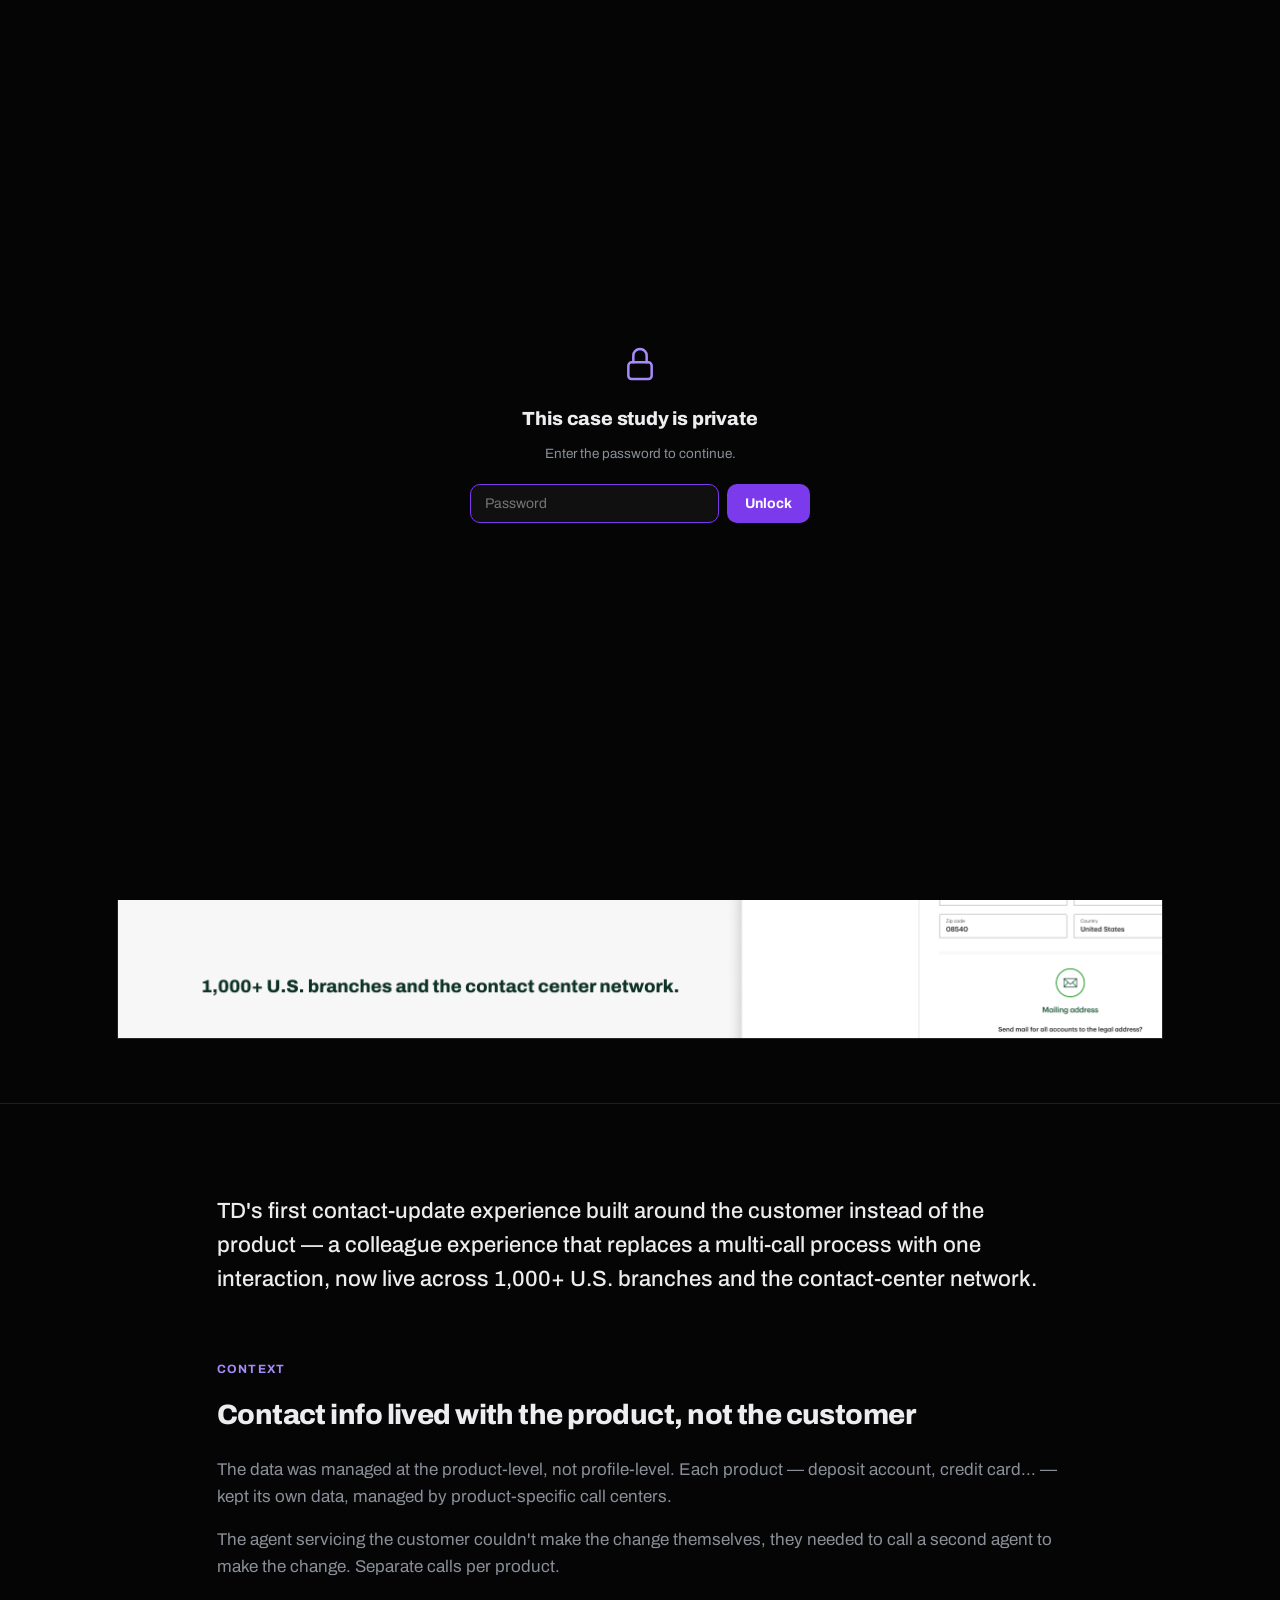
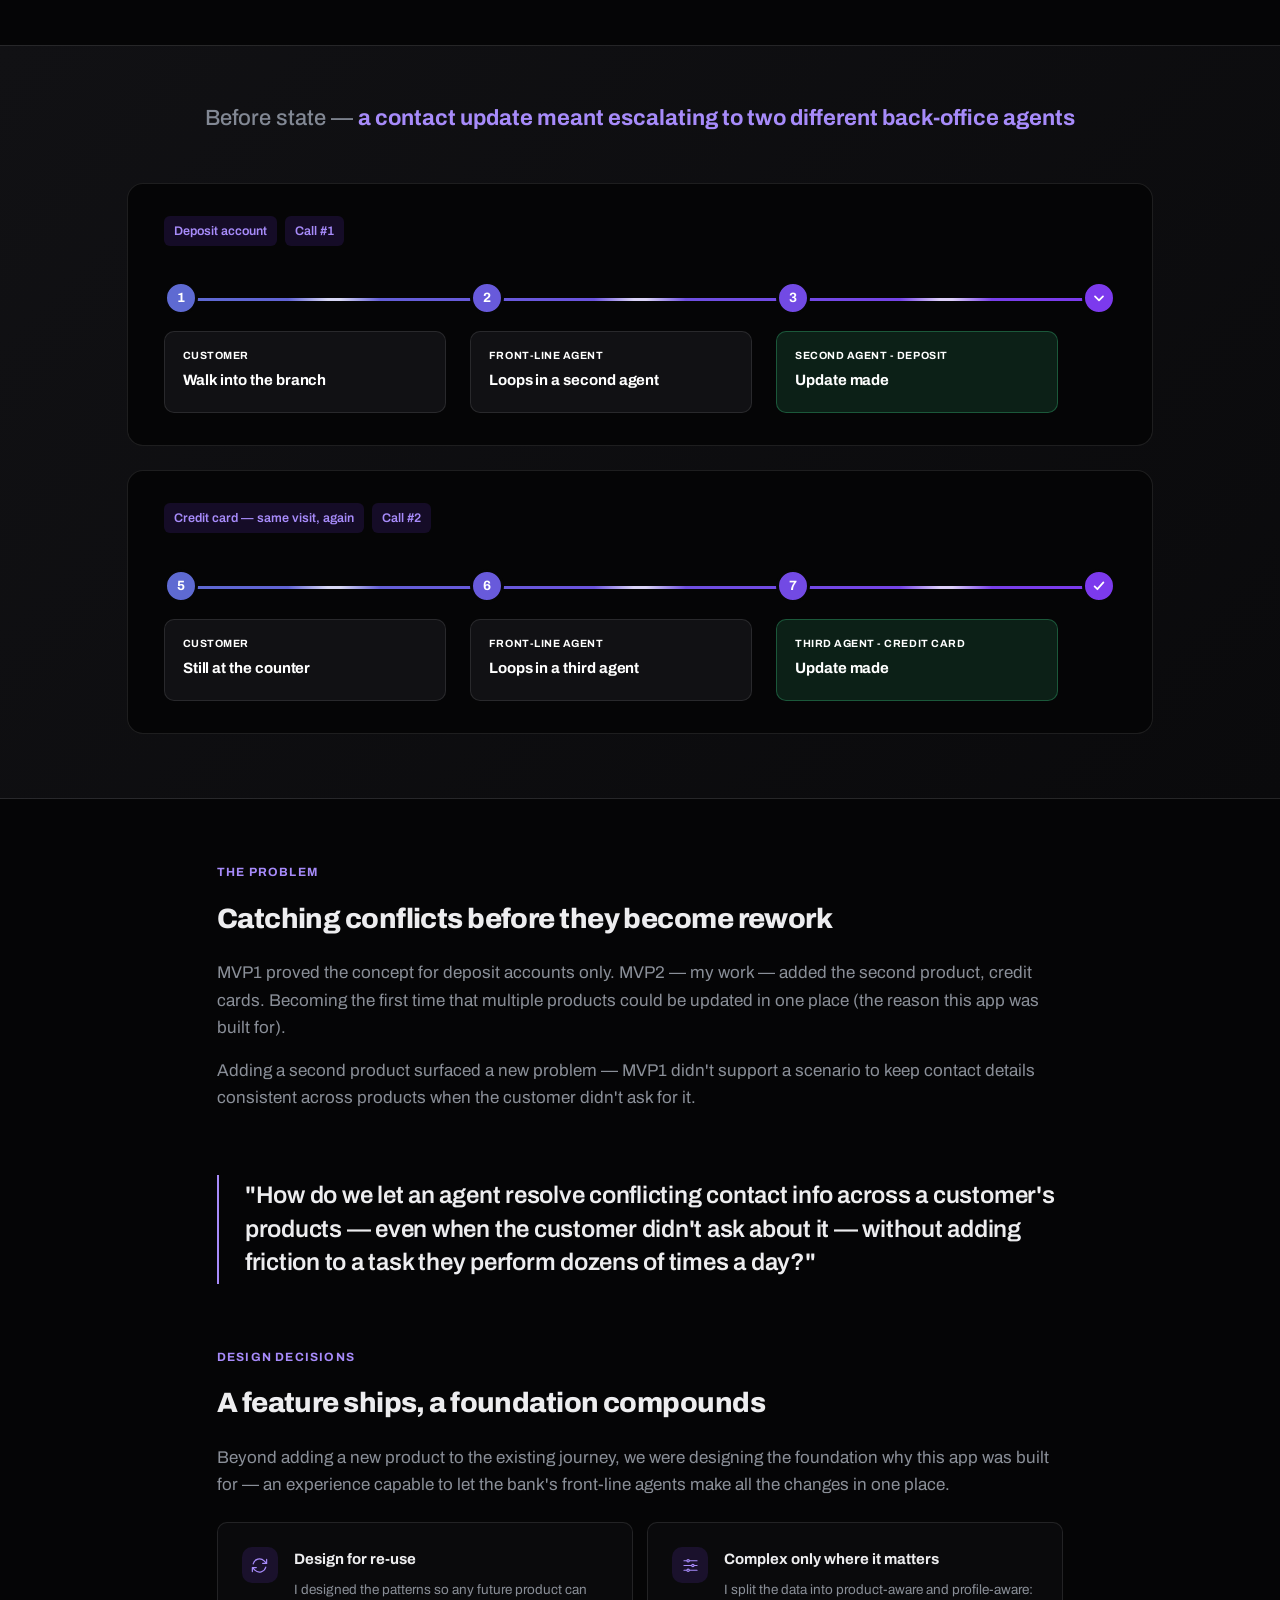
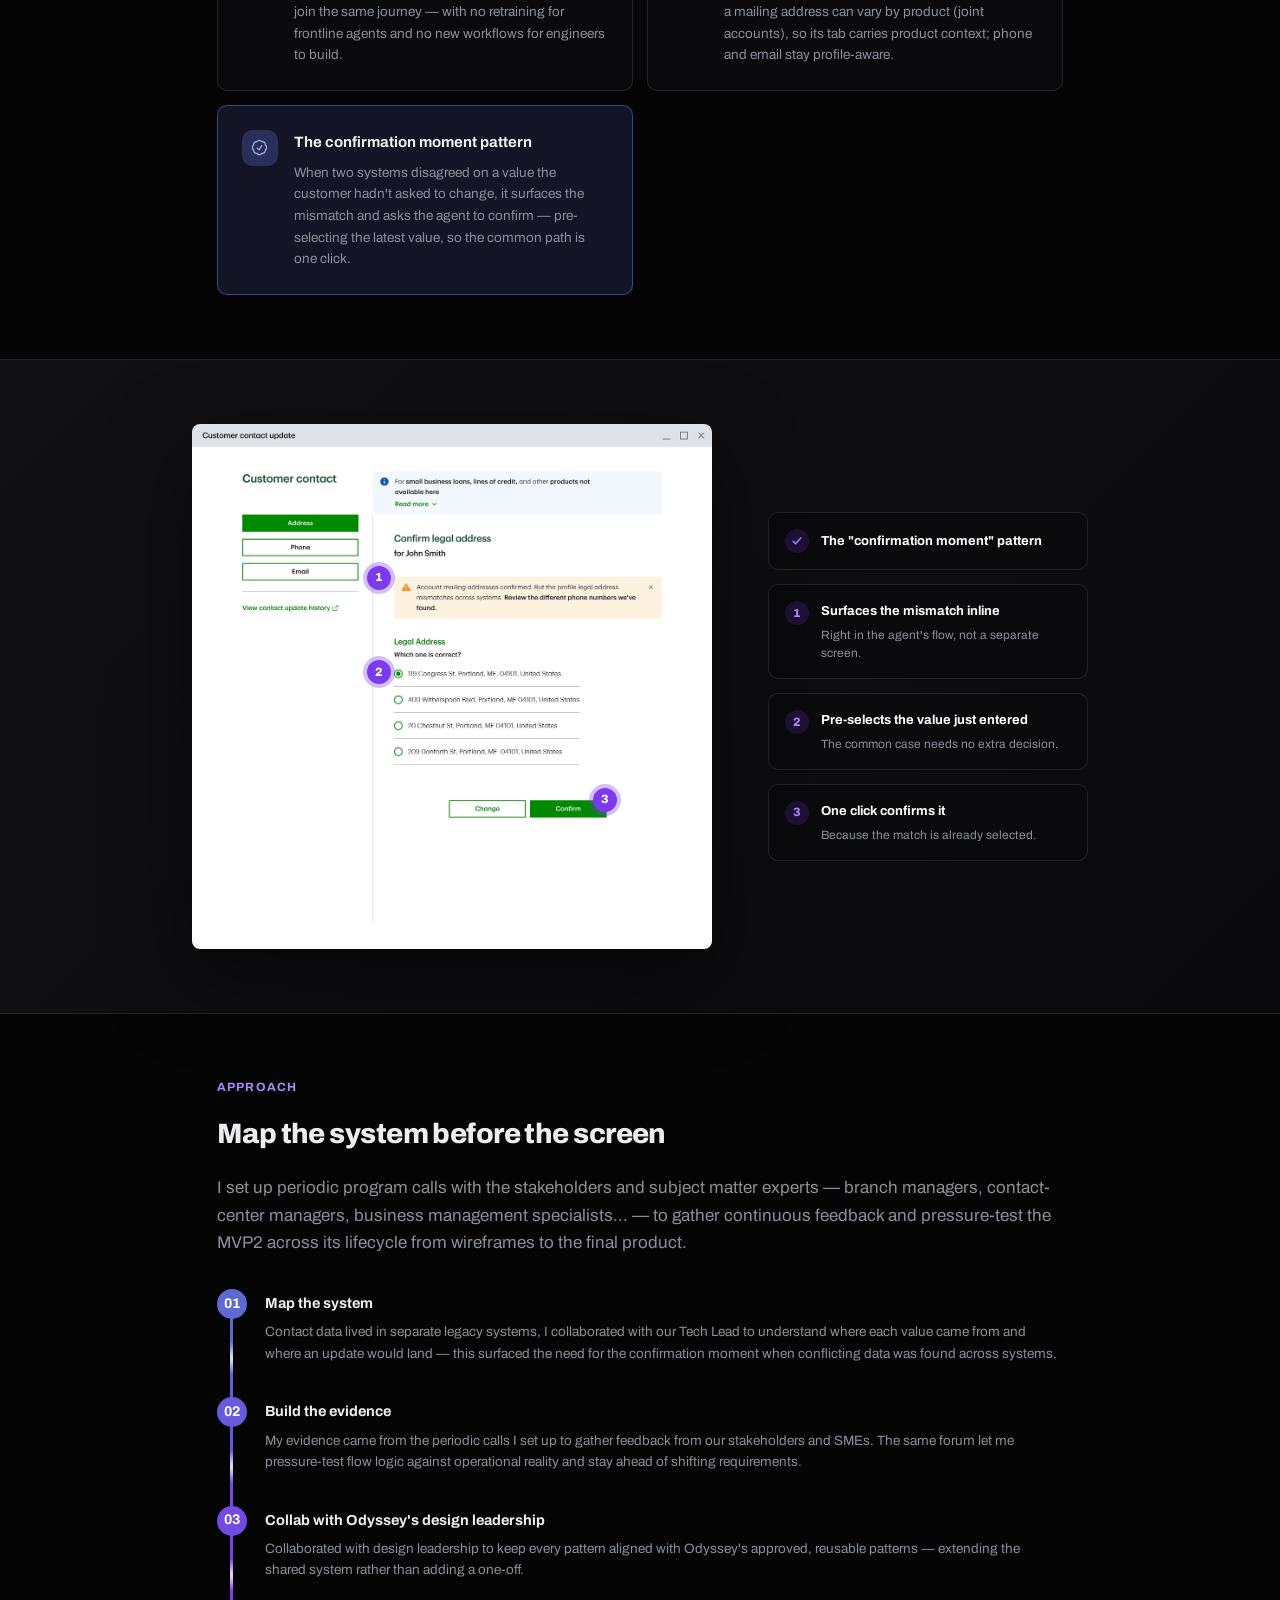
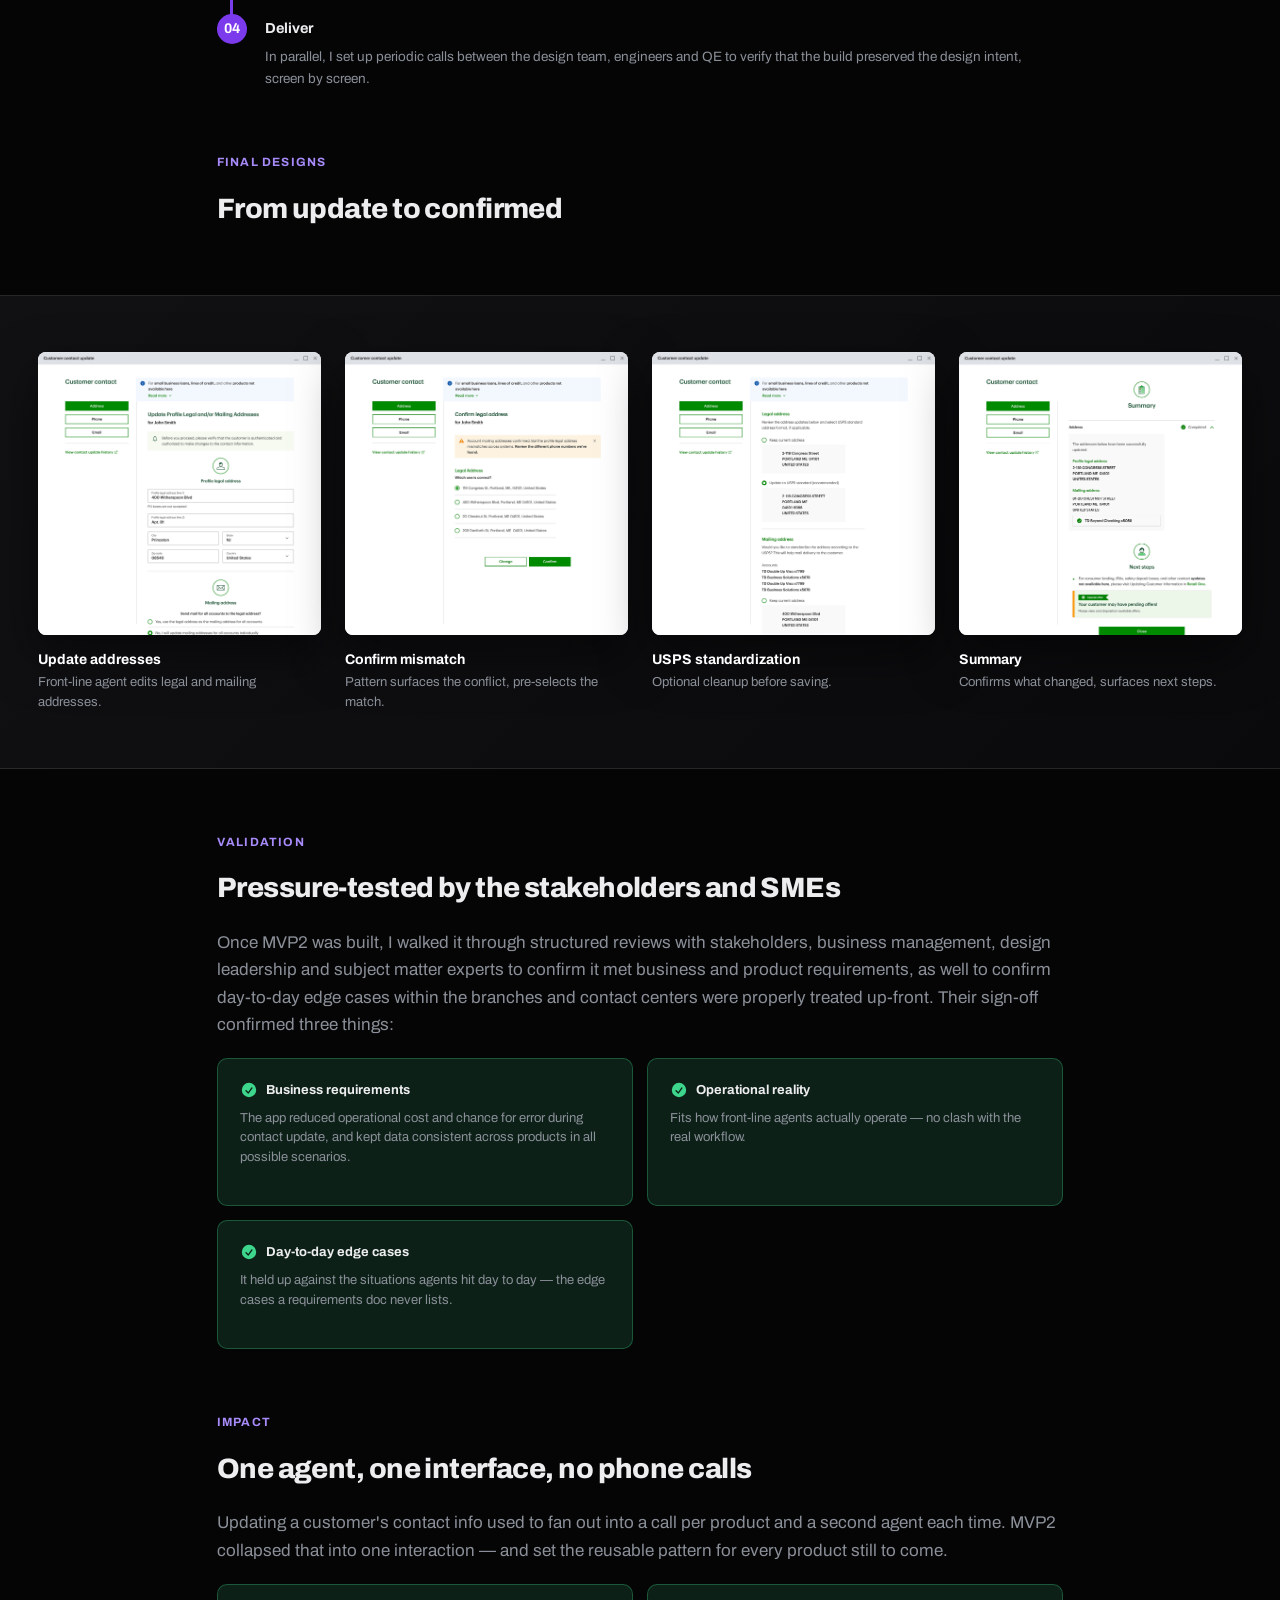
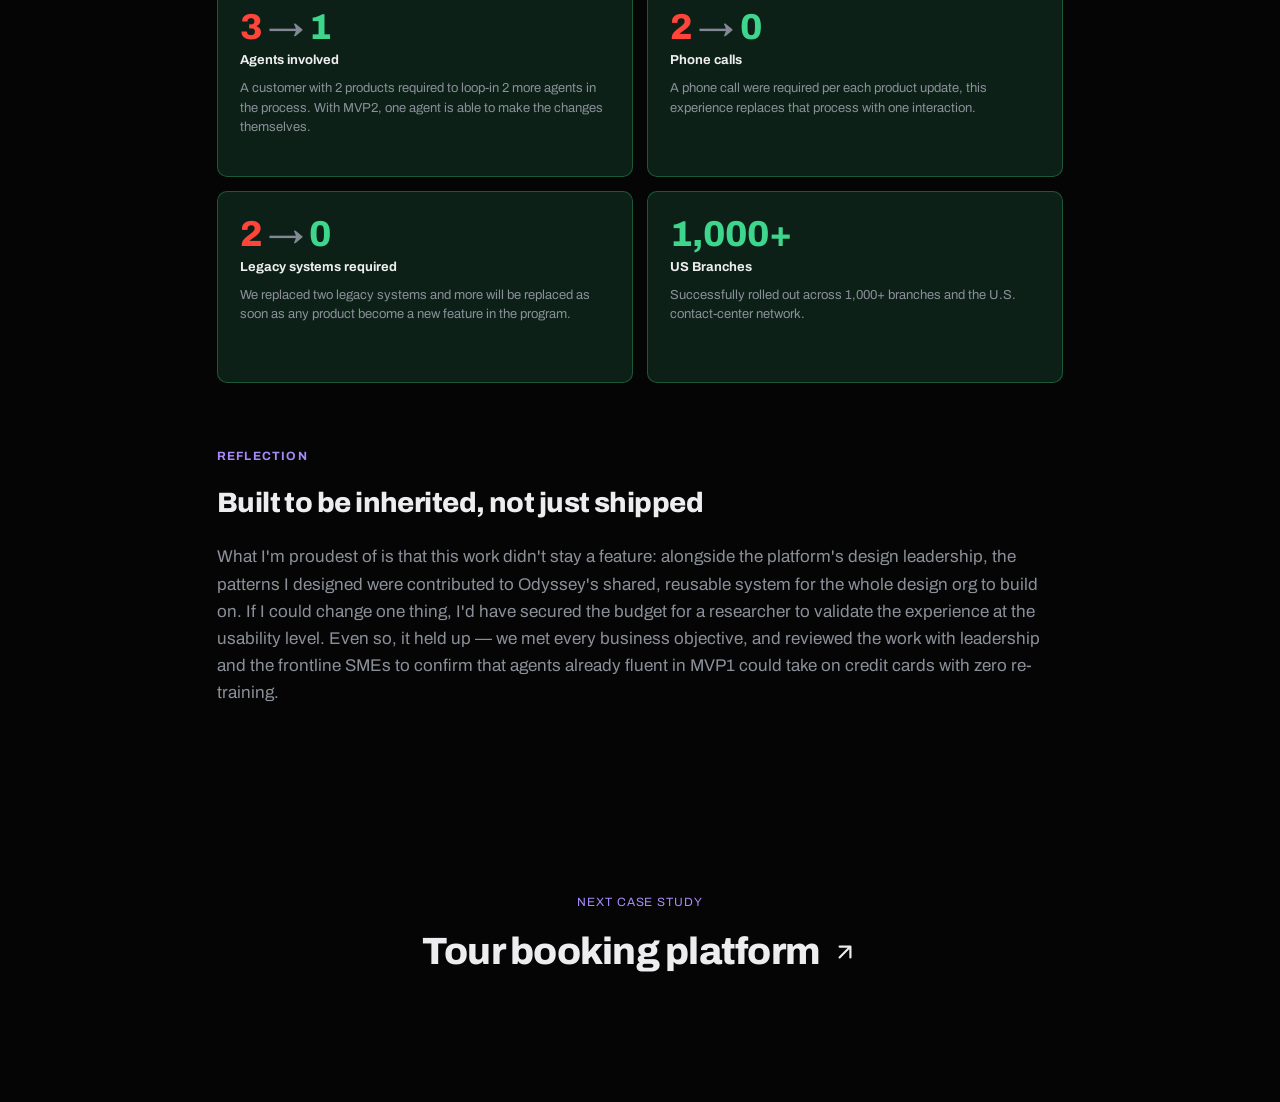
<file: case-study-d.html>
<!doctype html>
<html lang="en">
<head>
<meta charset="utf-8">
<meta name="viewport" content="width=device-width, initial-scale=1">
<title>Customer contact update app — TD Bank</title>
<meta name="description" content="TD's first contact-update experience built around the customer instead of the product — live across 1,000+ U.S. branches and the contact-center network.">
<link rel="icon" href="media/favicon/favicon.ico" sizes="any">
<link rel="icon" href="media/favicon/favicon-32.png" type="image/png" sizes="32x32">
<link rel="icon" href="media/favicon/favicon-16.png" type="image/png" sizes="16x16">
<link rel="apple-touch-icon" href="media/favicon/apple-touch-icon.png">
<meta property="og:type" content="website">
<meta property="og:title" content="Customer contact update app — TD Bank">
<meta property="og:description" content="TD's first contact-update experience built around the customer instead of the product — live across 1,000+ U.S. branches and the contact-center network.">
<meta property="og:url" content="https://chrisrodriguez.design/case-study-d.html">
<meta property="og:image" content="https://chrisrodriguez.design/media/og-image.png">
<meta name="twitter:card" content="summary_large_image">
<meta name="twitter:title" content="Customer contact update app — TD Bank">
<meta name="twitter:description" content="TD's first contact-update experience built around the customer instead of the product — live across 1,000+ U.S. branches and the contact-center network.">
<meta name="twitter:image" content="https://chrisrodriguez.design/media/og-image.png">
<link rel="preconnect" href="https://fonts.googleapis.com">
<link rel="preconnect" href="https://fonts.gstatic.com" crossorigin>
<link href="https://fonts.googleapis.com/css2?family=Archivo:wght@400;500;600;700;800&family=JetBrains+Mono:wght@400;500;600;700&display=swap" rel="stylesheet">
<style>
  :root{
    --bg:#050506; --bg-alt:#0D0D11; --bg-elevated:#0A0A0C; --bg-elevated-2:#111114;
    --surface:rgba(255,255,255,.045); --border:rgba(255,255,255,.1); --border-strong:rgba(255,255,255,.16);
    --ink:#EDEDEF; --muted:#8A8F98; --muted-2:#828894;
    --accent:#5E6AD2; --accent-2:#7C3AED; --accent-2-text:#A78BFA; --success:#3DD68C; --success-bg:rgba(61,214,140,.13); --danger:#FF453A;
    --font:'Archivo',-apple-system,sans-serif; --mono:'JetBrains Mono',monospace;
    --ease:cubic-bezier(.16,1,.3,1); --r:16px; --r-sm:10px; --r-pill:999px;
  }
  *{margin:0;padding:0;box-sizing:border-box}
  html{scroll-behavior:smooth}
  body{background:var(--bg);color:var(--ink);font-family:var(--font);line-height:1.6;-webkit-font-smoothing:antialiased}
  a{color:inherit}
  .wrap{max-width:1200px;margin:0 auto;padding:0 6vw}
  .col{max-width:1000px;margin:0 auto;padding:0 6vw}
  .glow{position:absolute;border-radius:50%;filter:blur(90px);pointer-events:none}
  .g1{width:520px;height:520px;background:radial-gradient(circle,var(--accent),transparent 70%);opacity:.14;top:-160px;right:-100px}

  .nav{position:fixed;top:0;left:0;right:0;z-index:100;background:rgba(5,5,6,.78);backdrop-filter:blur(16px);border-bottom:1px solid var(--border)}
  .nav-in{max-width:1200px;margin:0 auto;padding:20px 6vw;display:flex;align-items:center;justify-content:space-between}
  .logo{font-weight:700;font-size:15.5px;letter-spacing:-.01em;text-decoration:none;color:var(--ink)}
  .back-link{font-size:13.5px;font-weight:500;color:var(--muted);text-decoration:none;display:inline-flex;align-items:center;gap:6px;transition:color 200ms var(--ease)}
  .back-link:hover{color:var(--ink)}
  .back-link .bl-short{display:none}
  @media (max-width:480px){ .back-link .bl-full{display:none} .back-link .bl-short{display:inline} }


  /* ============ CASE HEADER (from Template A) ============ */
  .case-header{padding:150px 0 64px;overflow:hidden;position:relative;border-bottom:1px solid var(--border)}
  /* Discipline chip sheen — same staggered sweep as the homepage Work cards. */
  .tag{position:relative;overflow:hidden;display:inline-block;font-size:12.5px;font-weight:600;color:var(--accent-2-text);background:rgba(124,58,237,.14);border-radius:6px;padding:5px 10px;margin-right:8px;margin-bottom:20px;--sheen-delay:0s}
  .tag::after{content:"";position:absolute;inset:0;background:linear-gradient(115deg,transparent 35%,rgba(255,255,255,.4) 48%,rgba(255,255,255,.4) 52%,transparent 65%);transform:translateX(-130%);animation:chip-sheen 5.5s ease-in-out infinite;animation-delay:var(--sheen-delay)}
  @keyframes chip-sheen{0%,18%{transform:translateX(-130%)}38%,100%{transform:translateX(130%)}}
  .case-header h1{font-weight:800;font-size:clamp(34px,5vw,64px);letter-spacing:-.025em;line-height:1.05;max-width:16ch;margin-bottom:44px;position:relative;z-index:2}
  .meta-block{padding-top:24px;border-top:1px solid var(--border);position:relative;z-index:2}
  .meta-row{display:flex;flex-wrap:wrap;justify-content:space-between;gap:12px 0}
  .meta-row:not(:last-child){margin-bottom:20px}
  .meta-item{padding:0 22px 8px 0;border-right:1px solid var(--border)}
  .meta-item:last-child{border-right:none;padding-right:0}
  .meta-item .k{font-size:11.5px;text-transform:uppercase;letter-spacing:.06em;color:var(--muted-2);margin-bottom:6px}
  .meta-item .v{font-size:15px;font-weight:700}
  .cover{aspect-ratio:16/8;margin-top:48px;display:flex;flex-direction:column;align-items:center;justify-content:center;gap:8px;color:var(--muted-2);background:linear-gradient(135deg,var(--bg-elevated-2),var(--bg-elevated));border:1px solid var(--border);border-radius:var(--r) var(--r) 0 0;overflow:hidden}
  .cover svg{width:30px;height:30px;opacity:.5}
  .cover span{font-size:11px;letter-spacing:.08em;text-transform:uppercase;opacity:.5}
  .cover img{width:100%;height:100%;object-fit:cover;display:block}

  /* ============ ARTICLE BODY (from Template B) ============ */
  .article{padding:90px 0}
  .eyebrow{font-size:12px;font-weight:700;letter-spacing:.1em;text-transform:uppercase;color:var(--accent-2-text);margin-bottom:14px}
  .lede{font-size:22px;line-height:1.55;font-weight:500;color:var(--ink);margin:0}
  .art-section{margin-bottom:64px}
  .art-section:last-child{margin-bottom:0}
  .art-section h2{font-weight:800;font-size:clamp(22px,2.6vw,28px);letter-spacing:-.02em;margin-bottom:18px}
  .art-section p{font-size:17px;color:var(--muted);margin-bottom:16px}
  .art-section p strong{color:var(--ink)}
  .art-section p.lede{font-size:22px;line-height:1.55;font-weight:500;color:var(--ink);margin:0}

  .pull-quote{border-left:2.5px solid var(--accent-2-text);padding:4px 0 4px 26px;margin:44px 0;font-size:24px;font-weight:600;letter-spacing:-.01em;line-height:1.4;color:var(--ink)}
  .pull-quote cite{display:block;font-style:normal;font-size:13px;font-weight:500;color:var(--muted-2);margin-top:12px}

  /* Vertical spine timeline — a continuous accent→accent-2 gradient runs
     the full length via three real segments (never a single element,
     since the line must end exactly at the last dot and each segment's
     sweep must sync to the dot it arrives at). A sequenced sheen travels
     dot1 → seg1 → dot2 → seg2 → dot3 → seg3 → dot4, each dot flashing a
     purple glow (matching the hero role-rotator dot) the instant the
     preceding segment's sweep reaches it. Positions/timing are computed
     in JS from real layout — row heights vary with text length. */
  .vs-list{position:relative;padding-left:48px;margin-top:36px}
  .vs-line-seg{position:absolute;left:13px;width:3px;border-radius:2px;overflow:hidden;z-index:0}
  .vs-line-seg .sweep{position:absolute;inset:0;background:linear-gradient(200deg,transparent 35%,rgba(255,255,255,.75) 48%,rgba(255,255,255,.75) 52%,transparent 65%);animation:vseg-sheen 4s ease-in-out infinite;animation-fill-mode:backwards}
  @keyframes vseg-sheen{0%{transform:translateY(-130%)}15%{transform:translateY(130%)}100%{transform:translateY(130%)}}
  .vs-row{position:relative;padding-bottom:36px}
  .vs-row:last-child{padding-bottom:0}
  .vs-dot{position:absolute;left:-48px;top:-3px;width:30px;height:30px;border-radius:50%;display:flex;align-items:center;justify-content:center;font-family:var(--font);font-weight:700;font-size:14px;color:#fff;z-index:1;animation:dot-glow-blink 4s ease-in-out infinite;animation-fill-mode:backwards}
  @keyframes dot-glow-blink{0%,100%{box-shadow:0 0 0 0 rgba(124,58,237,0)}1.5%{box-shadow:0 0 6px 0 rgba(124,58,237,.9),0 0 14px 2px rgba(124,58,237,.55)}11%{box-shadow:0 0 0 0 rgba(124,58,237,0)}}
  .vs-row h4{font-size:14.5px;font-weight:700;margin:0}
  .vs-row p{font-size:13.5px;color:var(--muted);margin:6px 0 0}

  .breakout{margin:64px calc(50% - 50vw);width:100vw;aspect-ratio:16/8;display:flex;flex-direction:column;align-items:center;justify-content:center;gap:8px;color:var(--muted-2);background:linear-gradient(135deg,var(--bg-elevated-2),var(--bg-elevated));border-top:1px solid var(--border);border-bottom:1px solid var(--border)}
  /* No .breakout svg / .breakout span rules here on purpose. Every
     .breakout on this page now holds real built content (op-breakout,
     confirm-breakout, final-breakout) instead of the placeholder
     icon+label it originally had, so a generic "any svg/span inside a
     .breakout" selector has nothing legitimate left to target — it would
     only ever silently reach into unrelated nested icons/labels and mess
     with their opacity/size/case, which is exactly what happened here
     more than once. If a real placeholder breakout is ever reintroduced,
     scope its rule to a dedicated class (e.g. .breakout-placeholder svg)
     instead of resurrecting the bare-tag descendant selector. */

  /* Confirmation-moment breakout — full-bleed like the other breakouts.
     The screenshot (a portrait app screen, not a wide banner) sits left
     with 3 numbered pins on the regions called out in the Design
     Decisions text; a matching numbered legend stacks to its right. */
  .breakout.confirm-breakout{aspect-ratio:auto;display:block;padding:64px 0}
  .confirm-wrap{max-width:1180px;margin:0 auto;padding:0 6vw}
  .confirm-row{display:flex;align-items:center;gap:56px;justify-content:center}
  .confirm-shot{position:relative;width:520px;max-width:100%;flex-shrink:0;border-radius:8px;overflow:hidden;box-shadow:0 30px 80px rgba(0,0,0,.5)}
  .confirm-shot img{display:block;width:100%;height:auto}
  .confirm-pin{position:absolute;width:24px;height:24px;border-radius:50%;background:var(--accent-2);color:#fff;font-family:var(--font);font-weight:800;font-size:12px;display:flex;align-items:center;justify-content:center;box-shadow:0 0 0 4px rgba(124,58,237,.32);transform:translate(-50%,-50%)}
  .confirm-legend{display:flex;flex-direction:column;gap:14px;max-width:320px}
  .confirm-legend-tag{display:flex;gap:12px;align-items:center;font-size:13px;font-weight:700;color:#fff;background:var(--bg-elevated);border:1px solid var(--border);border-radius:var(--r-sm);padding:16px}
  .confirm-legend .cl-item{display:flex;gap:12px;align-items:flex-start;background:var(--bg-elevated);border:1px solid var(--border);border-radius:var(--r-sm);padding:16px}
  .confirm-legend .cl-num{width:24px;height:24px;border-radius:50%;background:rgba(124,58,237,.18);color:var(--accent-2-text);font-weight:800;font-size:12px;flex-shrink:0;display:flex;align-items:center;justify-content:center}
  .confirm-legend .cl-num svg{width:14px;height:14px}
  .confirm-legend h5{font-size:13px;font-weight:700;color:#fff;margin-bottom:4px}
  .confirm-legend p{font-size:12px;color:var(--muted);line-height:1.5}
  @media (max-width:960px){ .confirm-row{flex-direction:column} .confirm-legend{max-width:520px;width:100%} }

  /* Final designs breakout — 4 equal columns filling the wide wrap, no
     scrolling. The 4 shipped screens have wildly different native aspect
     ratios (one is a very tall scrolling form, one is nearly square), so
     every frame is cropped to the same portrait ratio via object-fit:cover
     rather than hand-picked crop coordinates — the browser handles it
     responsively. */
  .breakout.final-breakout{aspect-ratio:auto;display:block;padding:56px 0}
  .final-wrap{max-width:1920px;margin:0 auto;padding:0 3vw}
  .final-carousel{display:grid;grid-template-columns:repeat(4,1fr);gap:24px;align-items:start}
  .final-carousel .fc-frame{aspect-ratio:1/1;border-radius:8px;overflow:hidden;background:#fff;box-shadow:0 20px 50px rgba(0,0,0,.5)}
  .final-carousel .fc-frame img{display:block;width:100%;height:100%;object-fit:cover;object-position:top center}
  .final-carousel .fc-cap{margin-top:14px;font-size:13px;color:var(--muted);line-height:1.5}
  .final-carousel .fc-cap b{color:#fff;display:block;font-size:14px;margin-bottom:3px}
  @media (max-width:900px){ .final-carousel{grid-template-columns:1fr 1fr} }
  @media (max-width:560px){ .final-carousel{grid-template-columns:1fr} }

  /* Old-process infographic — "before this app" horizontal timeline, one
     row per call/product. Each row is a self-contained left-to-right
     spine (Customer → Front-line agent → Back-office agent), the exact
     same proven pattern as the vertical spine just laid on its side —
     dot-to-dot connectors only ever travel within a single row, so they
     can never cross another row's text (the earlier swimlane version's
     diagonal cross-lane connectors could, which is why it read as messy).
     Two rows stacked = the repetition itself tells the "twice" story.
     Below 640px three columns don't have room to breathe, so it collapses
     to a plain static step list instead of cramming. */
  .breakout.op-breakout{aspect-ratio:auto;display:block;padding:56px 0 64px}
  .op-wrap{max-width:1180px;margin:0 auto;padding:0 6vw}
  .op-eyebrow{font-size:22px;line-height:1.5;font-weight:500;letter-spacing:normal;color:var(--muted-2);text-align:center;margin-bottom:48px}
  .op-eyebrow b{color:var(--accent-2-text);font-weight:700}

  .op-diagram{display:flex;flex-direction:column;gap:24px}
  .op-row-card{background:var(--bg);border:1px solid var(--border);border-radius:var(--r);padding:32px 36px}
  .op-row-card .op-row-tag{margin-bottom:28px;opacity:1;text-transform:none;font-size:12.5px;font-weight:600;letter-spacing:normal}
  .op-hspine{position:relative;display:flex;align-items:stretch;justify-content:space-between;gap:24px}
  .op-h-seg{position:absolute;top:0;height:3px;border-radius:2px;overflow:hidden;z-index:0}
  .op-h-seg .sweep-x{position:absolute;inset:0;background:linear-gradient(90deg,transparent 35%,rgba(255,255,255,.75) 48%,rgba(255,255,255,.75) 52%,transparent 65%);animation-fill-mode:backwards}
  /* Four phases run in strict sequence on one shared master cycle: row 1's
     pills sweep → row 1's timeline sweeps → row 2's pills sweep → row 2's
     timeline sweeps, each starting the instant the previous one finishes.
     Because pill sweeps (chip-sheen-style) and timeline sweeps/glows are
     different animations with different natural travel times, the only way
     to chain them without drift is to compute one master cycle length in
     JS and inject matching @keyframes for it — see layoutOldProcess()
     below, which writes #opDynamicKeyframes. animation-duration and
     animation-delay for every pill/dot/segment come from that injected
     rule, not from fixed values here. */
  .op-h-node{position:relative;z-index:2;display:flex;flex-direction:column;align-items:flex-start;flex:1;min-width:0}
  .op-h-endcap{flex:0 0 auto}
  .op-dot svg{width:16px;height:16px;opacity:1}
  .op-dot{width:34px;height:34px;border-radius:50%;display:flex;align-items:center;justify-content:center;font-family:var(--font);font-weight:700;font-size:13.5px;color:#fff;flex-shrink:0;border:3px solid var(--bg);animation-fill-mode:backwards}
  .op-row-card .op-row-tag::after{animation-fill-mode:backwards}
  .op-h-card{width:100%;flex:1;display:flex;flex-direction:column;background:var(--bg-elevated-2);border:1px solid var(--border);border-radius:var(--r-sm);padding:16px 18px;margin-top:16px}
  .op-h-card.done{background:var(--success-bg);border-color:rgba(61,214,140,.3)}
  .op-h-actor{font-size:10.5px;font-weight:700;letter-spacing:.05em;text-transform:uppercase;color:#fff;margin-bottom:6px}
  .op-h-node h5{font-size:15px;font-weight:700;color:#fff;margin:0 0 6px;letter-spacing:-.005em;line-height:1.3}
  .op-h-node p{font-size:12.5px;color:var(--muted);line-height:1.6;margin:0}
  .op-h-node .op-check{display:inline-flex;align-items:center;gap:6px;font-size:11.5px;font-weight:700;color:#fff;margin-top:10px}
  .op-h-node .op-check svg{width:17px;height:17px;flex-shrink:0;color:var(--success)}

  @media (max-width:640px){ .op-diagram{display:none} }
  .op-mobile{display:none}
  @media (max-width:640px){ .op-mobile{display:block} }
  .op-m-step{display:flex;gap:14px;background:var(--bg-elevated);border:1px solid var(--border);border-radius:var(--r-sm);padding:16px;margin-bottom:10px}
  .op-m-step:last-child{margin-bottom:0}
  .op-m-step.done{background:var(--success-bg);border-color:rgba(61,214,140,.3)}
  .op-m-icon{width:34px;height:34px;border-radius:10px;background:rgba(124,58,237,.16);color:var(--accent-2-text);display:flex;align-items:center;justify-content:center;flex-shrink:0}
  .op-m-step.done .op-m-icon{background:rgba(61,214,140,.18);color:var(--success)}
  .op-m-icon svg{width:17px;height:17px;opacity:1}
  .op-m-actor{font-size:10.5px;font-weight:700;text-transform:uppercase;letter-spacing:.05em;color:#fff;margin-bottom:5px}
  .op-m-step h5{font-size:15px;font-weight:700;color:#fff;margin:0 0 5px}
  .op-m-step p{font-size:13px;color:var(--muted);line-height:1.6;margin:0}
  .op-m-step .op-check{display:inline-flex;align-items:center;gap:6px;font-size:11.5px;font-weight:700;color:#fff;margin-top:9px}
  .op-m-step .op-check svg{width:17px;height:17px;color:var(--success)}
  .op-m-group{margin-top:22px}
  .op-m-group:first-child{margin-top:0}
  .op-m-group-tag{font-size:10.5px;font-weight:700;letter-spacing:.05em;text-transform:uppercase;color:var(--accent-2-text);margin:0 0 12px}

  .stat-line{display:grid;grid-template-columns:1fr 1fr;gap:14px;margin-top:20px}
  .stat-line-item{background:var(--success-bg);border:1px solid rgba(61,214,140,.3);border-radius:var(--r-sm);padding:22px}
  .stat-line-item .val{font-size:36px;line-height:1.15;font-weight:800;letter-spacing:-.02em;margin-bottom:4px;color:var(--success)}
  .stat-line-item .val .arrow{color:var(--muted-2);margin:0 6px;font-weight:400}
  .stat-line-item .val .before{color:var(--danger)}
  .stat-line-item .lbl{font-size:13px;line-height:1.3;font-weight:700;color:var(--ink)}
  .stat-line-item .desc{font-size:13px;line-height:1.5;color:var(--muted);margin-top:10px}
  @media (max-width:480px){ .stat-line{grid-template-columns:1fr} }

  .info-grid{display:grid;grid-template-columns:1fr 1fr;gap:14px;margin-top:20px}
  .info-grid .lbl{display:flex;align-items:center;gap:8px}
  .info-grid .lbl svg{width:18px;height:18px;flex-shrink:0;color:var(--success)}
  @media (max-width:700px){ .info-grid{grid-template-columns:1fr} }

  /* Design decisions — 3 cards, 2-up then 1, all the same size (reuses
     .info-grid's layout); the 3rd is "featured" via a tinted background,
     not a different size. */
  .decision-grid{display:grid;grid-template-columns:1fr 1fr;gap:14px;margin-top:24px}
  .decision-card{background:var(--bg-elevated);border:1px solid var(--border);border-radius:var(--r-sm);padding:24px;display:flex;gap:16px;align-items:flex-start}
  .decision-card .dc-icon{width:36px;height:36px;border-radius:10px;background:rgba(124,58,237,.14);color:var(--accent-2-text);display:flex;align-items:center;justify-content:center;flex-shrink:0}
  .decision-card .dc-icon svg{width:19px;height:19px}
  .decision-card h4{font-size:15px;font-weight:700;margin-bottom:8px}
  .decision-card p{font-size:13.5px;color:var(--muted);line-height:1.6;margin:0}
  .decision-card.featured{background:rgba(94,106,210,.16);border-color:rgba(94,106,210,.55)}
  .decision-card.featured .dc-icon{background:rgba(94,106,210,.3);color:#A9B2E8}
  @media (max-width:700px){ .decision-grid{grid-template-columns:1fr} }

  .closing{padding:80px 6vw 120px;text-align:center}
  .closing .k{font-size:12px;text-transform:uppercase;letter-spacing:.08em;color:var(--accent-2-text);margin-bottom:10px}
  .closing a{font-weight:800;font-size:clamp(24px,3.4vw,38px);text-decoration:none;display:inline-flex;align-items:center;gap:12px;letter-spacing:-.02em;max-width:100%}
  .closing a span{min-width:0}
  .closing a svg{width:26px;height:26px;flex-shrink:0;transition:transform 200ms var(--ease)}
  .closing a:hover svg{transform:translate(4px,-4px)}

  @media (max-width:640px){
    .meta-row{display:grid;grid-template-columns:1fr 1fr;column-gap:24px;row-gap:22px}
    .meta-item{border-right:none;padding:0}
    .meta-item:nth-child(odd){border-right:1px solid var(--border);padding-right:16px}
    .lede{font-size:19px}
    .pull-quote{font-size:20px}
  }

  body.locked{overflow:hidden}
  .pw-gate{position:fixed;inset:0;z-index:1000;background:var(--bg);display:flex;align-items:center;justify-content:center;padding:24px}
  .pw-card{max-width:340px;width:100%;text-align:center}
  .pw-icon{width:40px;height:40px;margin:0 auto 20px;color:var(--accent-2-text)}
  .pw-icon svg{width:100%;height:100%}
  .pw-card h2{font-size:19px;font-weight:800;letter-spacing:-.01em;margin-bottom:8px;color:var(--ink)}
  .pw-card p{font-size:13.5px;color:var(--muted);margin-bottom:20px}
  .pw-form{display:flex;gap:8px}
  .pw-form input{flex:1;min-width:0;background:var(--surface);border:1px solid var(--border);border-radius:var(--r-sm);padding:11px 14px;color:var(--ink);font-family:var(--font);font-size:14px}
  .pw-form input:focus{outline:none;border-color:var(--accent-2)}
  .pw-form button{background:var(--accent-2);color:#fff;border:none;border-radius:var(--r-sm);padding:11px 18px;font-weight:700;font-size:14px;cursor:pointer;white-space:nowrap;font-family:var(--font)}
  .pw-form button:hover{opacity:.9}
  .pw-error{margin-top:12px;font-size:13px;color:var(--danger);opacity:0;transition:opacity 150ms var(--ease)}
  .pw-error.show{opacity:1}
</style>
</head>
<body class="locked">

<div class="pw-gate" id="pwGate">
  <div class="pw-card">
    <div class="pw-icon" aria-hidden="true">
      <svg viewBox="0 0 24 24" fill="none" stroke="currentColor" stroke-width="1.5" stroke-linecap="round" stroke-linejoin="round"><rect x="5" y="11" width="14" height="10" rx="2"/><path d="M8 11V7a4 4 0 0 1 8 0v4"/></svg>
    </div>
    <h2>This case study is private</h2>
    <p>Enter the password to continue.</p>
    <form class="pw-form" id="pwForm" autocomplete="off">
      <input type="password" id="pwInput" placeholder="Password" autocomplete="off">
      <button type="submit">Unlock</button>
    </form>
    <div class="pw-error" id="pwError">Incorrect password — try again.</div>
  </div>
</div>

<nav class="nav">
  <div class="nav-in">
    <a class="logo" href="portfolio-website-V2.html">Chris Rodriguez</a>
    <a class="back-link" href="portfolio-website-V2.html#work"><span class="bl-full">← Back to work</span><span class="bl-short">← Work</span></a>
  </div>
</nav>

<header class="case-header">
  <div class="glow g1" aria-hidden="true"></div>
  <div class="wrap">
    <span class="tag" style="--sheen-delay:0s">UX / UI</span><span class="tag" style="--sheen-delay:1.1s">TD Bank</span>
    <h1>Customer contact update app</h1>
    <div class="meta-block">
      <div class="meta-row">
        <div class="meta-item"><div class="k">Company</div><div class="v">TD Bank</div></div>
        <div class="meta-item"><div class="k">Platform</div><div class="v">Desktop web app</div></div>
        <div class="meta-item"><div class="k">Role</div><div class="v">UX/UI Designer</div></div>
        <div class="meta-item"><div class="k">Users</div><div class="v">U.S. front-line agents</div></div>
        <div class="meta-item"><div class="k">Team</div><div class="v">Cross-functional</div></div>
        <div class="meta-item"><div class="k">Timeline</div><div class="v">Q425–Q126</div></div>
      </div>
    </div>
    <div class="cover">
      <img src="media/td-bank-featured.png" alt="Customer contact update app — Odyssey Platform UI showing the Address, Phone, and Email update flow">
    </div>
  </div>
</header>

<article class="article">
  <div class="col">
    <section class="art-section" id="throughline">
      <p class="lede">TD's first contact-update experience built around the customer instead of the product — a colleague experience that replaces a multi-call process with one interaction, now live across 1,000+ U.S. branches and the contact-center network.</p>
    </section>

    <section class="art-section" id="context">
      <div class="eyebrow">Context</div>
      <h2>Contact info lived with the product, not the customer</h2>
      <p>The data was managed at the product-level, not profile-level. Each product — deposit account, credit card... — kept its own data, managed by product-specific call centers.</p>
      <p>The agent servicing the customer couldn't make the change themselves, they needed to call a second agent to make the change. Separate calls per product.</p>
    </section>

    <div class="breakout op-breakout">
      <div class="op-wrap">
        <div class="op-eyebrow">Before state — <b>a contact update meant escalating to two different back-office agents</b></div>

        <!-- Desktop: two horizontal timelines, one per product/visit-step.
             Each row is its own self-contained Customer → Front-line
             agent → Back-office agent spine — same pattern as the
             vertical spine in Approach, just horizontal. -->
        <div class="op-diagram" id="opDiagram">
          <div class="op-row-card">
            <span class="tag op-row-tag" style="--sheen-delay:0s">Deposit account</span><span class="tag op-row-tag" style="--sheen-delay:1.1s">Call #1</span>
            <div class="op-hspine" id="opRow0">
              <div class="op-h-node"><div class="op-dot" id="opR0Dot0">1</div><div class="op-h-card"><div class="op-h-actor">Customer</div><h5>Walk into the branch</h5></div></div>
              <div class="op-h-node"><div class="op-dot" id="opR0Dot1">2</div><div class="op-h-card"><div class="op-h-actor">Front-line agent</div><h5>Loops in a second agent</h5></div></div>
              <div class="op-h-node"><div class="op-dot" id="opR0Dot2">3</div><div class="op-h-card done"><div class="op-h-actor">Second agent - deposit</div><h5>Update made</h5></div></div>
              <div class="op-h-node op-h-endcap"><div class="op-dot" id="opR0Dot3"><svg viewBox="0 0 20 20" fill="none" stroke="currentColor" stroke-width="2.2" stroke-linecap="round" stroke-linejoin="round"><path d="M5 8l5 5 5-5"/></svg></div></div>
            </div>
          </div>
          <div class="op-row-card">
            <span class="tag op-row-tag" style="--sheen-delay:0s">Credit card — same visit, again</span><span class="tag op-row-tag" style="--sheen-delay:1.1s">Call #2</span>
            <div class="op-hspine" id="opRow1">
              <div class="op-h-node"><div class="op-dot" id="opR1Dot0">5</div><div class="op-h-card"><div class="op-h-actor">Customer</div><h5>Still at the counter</h5></div></div>
              <div class="op-h-node"><div class="op-dot" id="opR1Dot1">6</div><div class="op-h-card"><div class="op-h-actor">Front-line agent</div><h5>Loops in a third agent</h5></div></div>
              <div class="op-h-node"><div class="op-dot" id="opR1Dot2">7</div><div class="op-h-card done"><div class="op-h-actor">Third agent - credit card</div><h5>Update made</h5></div></div>
              <div class="op-h-node op-h-endcap"><div class="op-dot" id="opR1Dot3"><svg viewBox="0 0 20 20" fill="none" stroke="currentColor" stroke-width="2.2" stroke-linecap="round" stroke-linejoin="round"><path d="M4.5 10.5l3.5 3.5 7.5-8.5"/></svg></div></div>
            </div>
          </div>
        </div>

        <!-- Mobile fallback: static step list. One "walks in" card, then
             two grouped escalations — same content, no swimlanes. -->
        <div class="op-mobile">
          <div class="op-m-group">
            <div class="op-m-group-tag">Deposit account</div>
            <div class="op-m-step"><div class="op-m-icon"><svg viewBox="0 0 24 24" fill="none" stroke="currentColor" stroke-width="1.5" stroke-linecap="round" stroke-linejoin="round"><path d="M15.75 6a3.75 3.75 0 1 1-7.5 0 3.75 3.75 0 0 1 7.5 0ZM4.501 20.118a7.5 7.5 0 0 1 14.998 0A17.933 17.933 0 0 1 12 21.75c-2.676 0-5.216-.584-7.499-1.632Z"/></svg></div><div><div class="op-m-actor">Customer</div><h5>Walk into the branch</h5></div></div>
            <div class="op-m-step"><div class="op-m-icon"><svg viewBox="0 0 24 24" fill="none" stroke="currentColor" stroke-width="1.5" stroke-linecap="round" stroke-linejoin="round"><path d="M15 9h3.75M15 12h3.75M15 15h3.75M4.5 19.5h15a2.25 2.25 0 0 0 2.25-2.25V6.75A2.25 2.25 0 0 0 19.5 4.5h-15a2.25 2.25 0 0 0-2.25 2.25v10.5A2.25 2.25 0 0 0 4.5 19.5Zm6-10.125a1.875 1.875 0 1 1-3.75 0 1.875 1.875 0 0 1 3.75 0Zm1.294 6.336a6.721 6.721 0 0 1-3.17.789 6.721 6.721 0 0 1-3.168-.789 3.376 3.376 0 0 1 6.338 0Z"/></svg></div><div><div class="op-m-actor">Front-line agent</div><h5>Loops in a second agent</h5></div></div>
            <div class="op-m-step done"><div class="op-m-icon"><svg viewBox="0 0 24 24" fill="none" stroke="currentColor" stroke-width="1.5" stroke-linecap="round" stroke-linejoin="round"><path d="M18 18.72a9.094 9.094 0 0 0 3.741-.479 3 3 0 0 0-4.682-2.72m.94 3.198.001.031c0 .225-.012.447-.037.666A11.944 11.944 0 0 1 12 21c-2.17 0-4.207-.576-5.963-1.584A6.062 6.062 0 0 1 6 18.719m12 0a5.971 5.971 0 0 0-.941-3.197m0 0A5.995 5.995 0 0 0 12 12.75a5.995 5.995 0 0 0-5.058 2.772m0 0a3 3 0 0 0-4.681 2.72 8.986 8.986 0 0 0 3.74.477m.94-3.197a5.971 5.971 0 0 0-.94 3.197M15 6.75a3 3 0 1 1-6 0 3 3 0 0 1 6 0Zm6 3a2.25 2.25 0 1 1-4.5 0 2.25 2.25 0 0 1 4.5 0Zm-13.5 0a2.25 2.25 0 1 1-4.5 0 2.25 2.25 0 0 1 4.5 0Z"/></svg></div><div><div class="op-m-actor">Second agent - deposit</div><h5>Update made</h5></div></div>
          </div>

          <div class="op-m-group">
            <div class="op-m-group-tag">Credit card — same visit, again</div>
            <div class="op-m-step"><div class="op-m-icon"><svg viewBox="0 0 24 24" fill="none" stroke="currentColor" stroke-width="1.5" stroke-linecap="round" stroke-linejoin="round"><path d="M15.75 6a3.75 3.75 0 1 1-7.5 0 3.75 3.75 0 0 1 7.5 0ZM4.501 20.118a7.5 7.5 0 0 1 14.998 0A17.933 17.933 0 0 1 12 21.75c-2.676 0-5.216-.584-7.499-1.632Z"/></svg></div><div><div class="op-m-actor">Customer</div><h5>Still at the counter</h5></div></div>
            <div class="op-m-step"><div class="op-m-icon"><svg viewBox="0 0 24 24" fill="none" stroke="currentColor" stroke-width="1.5" stroke-linecap="round" stroke-linejoin="round"><path d="M15 9h3.75M15 12h3.75M15 15h3.75M4.5 19.5h15a2.25 2.25 0 0 0 2.25-2.25V6.75A2.25 2.25 0 0 0 19.5 4.5h-15a2.25 2.25 0 0 0-2.25 2.25v10.5A2.25 2.25 0 0 0 4.5 19.5Zm6-10.125a1.875 1.875 0 1 1-3.75 0 1.875 1.875 0 0 1 3.75 0Zm1.294 6.336a6.721 6.721 0 0 1-3.17.789 6.721 6.721 0 0 1-3.168-.789 3.376 3.376 0 0 1 6.338 0Z"/></svg></div><div><div class="op-m-actor">Front-line agent</div><h5>Loops in a third agent</h5></div></div>
            <div class="op-m-step done"><div class="op-m-icon"><svg viewBox="0 0 24 24" fill="none" stroke="currentColor" stroke-width="1.5" stroke-linecap="round" stroke-linejoin="round"><path d="M18 18.72a9.094 9.094 0 0 0 3.741-.479 3 3 0 0 0-4.682-2.72m.94 3.198.001.031c0 .225-.012.447-.037.666A11.944 11.944 0 0 1 12 21c-2.17 0-4.207-.576-5.963-1.584A6.062 6.062 0 0 1 6 18.719m12 0a5.971 5.971 0 0 0-.941-3.197m0 0A5.995 5.995 0 0 0 12 12.75a5.995 5.995 0 0 0-5.058 2.772m0 0a3 3 0 0 0-4.681 2.72 8.986 8.986 0 0 0 3.74.477m.94-3.197a5.971 5.971 0 0 0-.94 3.197M15 6.75a3 3 0 1 1-6 0 3 3 0 0 1 6 0Zm6 3a2.25 2.25 0 1 1-4.5 0 2.25 2.25 0 0 1 4.5 0Zm-13.5 0a2.25 2.25 0 1 1-4.5 0 2.25 2.25 0 0 1 4.5 0Z"/></svg></div><div><div class="op-m-actor">Third agent - credit card</div><h5>Update made</h5></div></div>
          </div>
        </div>
      </div>
    </div>

    <section class="art-section" id="problem">
      <div class="eyebrow">The problem</div>
      <h2>Catching conflicts before they become rework</h2>
      <p>MVP1 proved the concept for deposit accounts only. MVP2 — my work — added the second product, credit cards. Becoming the first time that multiple products could be updated in one place (the reason this app was built for).</p>
      <p>Adding a second product surfaced a new problem — MVP1 didn't support a scenario to keep contact details consistent across products when the customer didn't ask for it.</p>
    </section>

    <section class="art-section" id="quote">
      <blockquote class="pull-quote">
        "How do we let an agent resolve conflicting contact info across a customer's products — even when the customer didn't ask about it — without adding friction to a task they perform dozens of times a day?"
      </blockquote>
    </section>

    <section class="art-section" id="design-decisions">
      <div class="eyebrow">Design decisions</div>
      <h2>A feature ships, a foundation compounds</h2>
      <p>Beyond adding a new product to the existing journey, we were designing the foundation why this app was built for — an experience capable to let the bank's front-line agents make all the changes in one place.</p>
      <div class="decision-grid">
        <div class="decision-card">
          <div class="dc-icon"><svg viewBox="0 0 24 24" fill="none" stroke="currentColor" stroke-width="1.5" stroke-linecap="round" stroke-linejoin="round"><path d="M16.023 9.348h4.992v-.001M2.985 19.644v-4.992m0 0h4.992m-4.993 0 3.181 3.183a8.25 8.25 0 0 0 13.803-3.7M4.031 9.865a8.25 8.25 0 0 1 13.803-3.7l3.181 3.182m0-4.991v4.99"/></svg></div>
          <div><h4>Design for re-use</h4>
          <p>I designed the patterns so any future product can join the same journey — with no retraining for frontline agents and no new workflows for engineers to build.</p></div>
        </div>
        <div class="decision-card">
          <div class="dc-icon"><svg viewBox="0 0 24 24" fill="none" stroke="currentColor" stroke-width="1.5" stroke-linecap="round" stroke-linejoin="round"><path d="M10.5 6h9.75M10.5 6a1.5 1.5 0 1 1-3 0m3 0a1.5 1.5 0 1 0-3 0M3.75 6H7.5m3 12h9.75m-9.75 0a1.5 1.5 0 0 1-3 0m3 0a1.5 1.5 0 0 0-3 0m-3.75 0H7.5m9-6h3.75m-3.75 0a1.5 1.5 0 0 1-3 0m3 0a1.5 1.5 0 0 0-3 0m-9.75 0h9.75"/></svg></div>
          <div><h4>Complex only where it matters</h4>
          <p>I split the data into product-aware and profile-aware: a mailing address can vary by product (joint accounts), so its tab carries product context; phone and email stay profile-aware.</p></div>
        </div>
        <div class="decision-card featured">
          <div class="dc-icon"><svg viewBox="0 0 24 24" fill="none" stroke="currentColor" stroke-width="1.5" stroke-linecap="round" stroke-linejoin="round"><path d="M9 12.75 11.25 15 15 9.75M21 12c0 1.268-.63 2.39-1.593 3.068a3.745 3.745 0 0 1-1.043 3.296 3.745 3.745 0 0 1-3.296 1.043A3.745 3.745 0 0 1 12 21c-1.268 0-2.39-.63-3.068-1.593a3.746 3.746 0 0 1-3.296-1.043 3.745 3.745 0 0 1-1.043-3.296A3.745 3.745 0 0 1 3 12c0-1.268.63-2.39 1.593-3.068a3.745 3.745 0 0 1 1.043-3.296 3.746 3.746 0 0 1 3.296-1.043A3.745 3.745 0 0 1 12 3c1.268 0 2.39.63 3.068 1.593a3.746 3.746 0 0 1 3.296 1.043 3.746 3.746 0 0 1 1.043 3.296A3.745 3.745 0 0 1 21 12Z"/></svg></div>
          <div><h4>The confirmation moment pattern</h4>
          <p>When two systems disagreed on a value the customer hadn't asked to change, it surfaces the mismatch and asks the agent to confirm — pre-selecting the latest value, so the common path is one click.</p></div>
        </div>
      </div>
    </section>

    <div class="breakout confirm-breakout">
      <div class="confirm-wrap">
        <div class="confirm-row">
          <div class="confirm-shot">
            <img src="media/confirm-address.png" alt="Confirm legal address screen — the confirmation moment pattern in the Odyssey contact update app">
            <div class="confirm-pin" style="top:29.3%;left:36%">1</div>
            <div class="confirm-pin" style="top:47.3%;left:36%">2</div>
            <div class="confirm-pin" style="top:71.5%;left:79.5%">3</div>
          </div>
          <div class="confirm-legend">
            <div class="confirm-legend-tag"><div class="cl-num"><svg viewBox="0 0 20 20" fill="none" stroke="currentColor" stroke-width="2" stroke-linecap="round" stroke-linejoin="round"><path d="M4.5 10.5l3.5 3.5 7.5-8.5"/></svg></div><div>The "confirmation moment" pattern</div></div>
            <div class="cl-item"><div class="cl-num">1</div><div><h5>Surfaces the mismatch inline</h5><p>Right in the agent's flow, not a separate screen.</p></div></div>
            <div class="cl-item"><div class="cl-num">2</div><div><h5>Pre-selects the value just entered</h5><p>The common case needs no extra decision.</p></div></div>
            <div class="cl-item"><div class="cl-num">3</div><div><h5>One click confirms it</h5><p>Because the match is already selected.</p></div></div>
          </div>
        </div>
      </div>
    </div>

    <section class="art-section" id="approach">
      <div class="eyebrow">Approach</div>
      <h2>Map the system before the screen</h2>
      <p>I set up periodic program calls with the stakeholders and subject matter experts — branch managers, contact-center managers, business management specialists... — to gather continuous feedback and pressure-test the MVP2 across its lifecycle from wireframes to the final product.</p>
      <div class="vs-list" id="vsList">
        <div class="vs-line-seg" id="vsSeg0"><span class="sweep"></span></div>
        <div class="vs-line-seg" id="vsSeg1"><span class="sweep"></span></div>
        <div class="vs-line-seg" id="vsSeg2"><span class="sweep"></span></div>
        <div class="vs-row"><div class="vs-dot"><span>01</span></div><h4>Map the system</h4><p>Contact data lived in separate legacy systems, I collaborated with our Tech Lead to understand where each value came from and where an update would land — this surfaced the need for the confirmation moment when conflicting data was found across systems.</p></div>
        <div class="vs-row"><div class="vs-dot"><span>02</span></div><h4>Build the evidence</h4><p>My evidence came from the periodic calls I set up to gather feedback from our stakeholders and SMEs. The same forum let me pressure-test flow logic against operational reality and stay ahead of shifting requirements.</p></div>
        <div class="vs-row"><div class="vs-dot"><span>03</span></div><h4>Collab with Odyssey's design leadership</h4><p>Collaborated with design leadership to keep every pattern aligned with Odyssey's approved, reusable patterns — extending the shared system rather than adding a one-off.</p></div>
        <div class="vs-row"><div class="vs-dot"><span>04</span></div><h4>Deliver</h4><p>In parallel, I set up periodic calls between the design team, engineers and QE to verify that the build preserved the design intent, screen by screen.</p></div>
      </div>
    </section>

    <section class="art-section" id="final-designs">
      <div class="eyebrow">Final designs</div>
      <h2>From update to confirmed</h2>
    </section>

    <div class="breakout final-breakout">
      <div class="final-wrap">
        <div class="final-carousel">
          <div class="fc-cell"><div class="fc-frame"><img src="media/flow-1-new.png" alt="Update profile legal and mailing addresses"></div><div class="fc-cap"><b>Update addresses</b>Front-line agent edits legal and mailing addresses.</div></div>
          <div class="fc-cell"><div class="fc-frame"><img src="media/confirm-address-2.png" alt="Confirm legal address"></div><div class="fc-cap"><b>Confirm mismatch</b>Pattern surfaces the conflict, pre-selects the match.</div></div>
          <div class="fc-cell"><div class="fc-frame"><img src="media/flow-3-new.png" alt="USPS standardization review"></div><div class="fc-cap"><b>USPS standardization</b>Optional cleanup before saving.</div></div>
          <div class="fc-cell"><div class="fc-frame"><img src="media/flow-4-new.png" alt="Summary and completion"></div><div class="fc-cap"><b>Summary</b>Confirms what changed, surfaces next steps.</div></div>
        </div>
      </div>
    </div>

    <section class="art-section" id="validation">
      <div class="eyebrow">Validation</div>
      <h2>Pressure-tested by the stakeholders and SMEs</h2>
      <p>Once MVP2 was built, I walked it through structured reviews with stakeholders, business management, design leadership and subject matter experts to confirm it met business and product requirements, as well to confirm day-to-day edge cases within the branches and contact centers were properly treated up-front. Their sign-off confirmed three things:</p>
      <div class="info-grid">
        <div class="stat-line-item"><div class="lbl"><svg viewBox="0 0 20 20" fill="currentColor" aria-hidden="true"><path fill-rule="evenodd" d="M10 18a8 8 0 100-16 8 8 0 000 16zm3.857-9.809a.75.75 0 00-1.214-.882l-3.483 4.79-1.88-1.88a.75.75 0 10-1.06 1.061l2.5 2.5a.75.75 0 001.137-.089l4-5.5z" clip-rule="evenodd"/></svg>Business requirements</div><p class="desc">The app reduced operational cost and chance for error during contact update, and kept data consistent across products in all possible scenarios.</p></div>
        <div class="stat-line-item"><div class="lbl"><svg viewBox="0 0 20 20" fill="currentColor" aria-hidden="true"><path fill-rule="evenodd" d="M10 18a8 8 0 100-16 8 8 0 000 16zm3.857-9.809a.75.75 0 00-1.214-.882l-3.483 4.79-1.88-1.88a.75.75 0 10-1.06 1.061l2.5 2.5a.75.75 0 001.137-.089l4-5.5z" clip-rule="evenodd"/></svg>Operational reality</div><p class="desc">Fits how front-line agents actually operate — no clash with the real workflow.</p></div>
        <div class="stat-line-item"><div class="lbl"><svg viewBox="0 0 20 20" fill="currentColor" aria-hidden="true"><path fill-rule="evenodd" d="M10 18a8 8 0 100-16 8 8 0 000 16zm3.857-9.809a.75.75 0 00-1.214-.882l-3.483 4.79-1.88-1.88a.75.75 0 10-1.06 1.061l2.5 2.5a.75.75 0 001.137-.089l4-5.5z" clip-rule="evenodd"/></svg>Day-to-day edge cases</div><p class="desc">It held up against the situations agents hit day to day — the edge cases a requirements doc never lists.</p></div>
      </div>
    </section>

    <section class="art-section" id="impact">
      <div class="eyebrow">Impact</div>
      <h2>One agent, one interface, no phone calls</h2>
      <p>Updating a customer's contact info used to fan out into a call per product and a second agent each time. MVP2 collapsed that into one interaction — and set the reusable pattern for every product still to come.</p>
      <div class="stat-line">
        <div class="stat-line-item"><div class="val"><span class="before">3</span><span class="arrow">→</span>1</div><div class="lbl">Agents involved</div><p class="desc">A customer with 2 products required to loop-in 2 more agents in the process. With MVP2, one agent is able to make the changes themselves.</p></div>
        <div class="stat-line-item"><div class="val"><span class="before">2</span><span class="arrow">→</span>0</div><div class="lbl">Phone calls</div><p class="desc">A phone call were required per each product update, this experience replaces that process with one interaction.</p></div>
        <div class="stat-line-item"><div class="val"><span class="before">2</span><span class="arrow">→</span>0</div><div class="lbl">Legacy systems required</div><p class="desc">We replaced two legacy systems and more will be replaced as soon as any product become a new feature in the program.</p></div>
        <div class="stat-line-item"><div class="val">1,000+</div><div class="lbl">US Branches</div><p class="desc">Successfully rolled out across 1,000+ branches and the U.S. contact-center network.</p></div>
      </div>
    </section>

    <section class="art-section" id="reflection">
      <div class="eyebrow">Reflection</div>
      <h2>Built to be inherited, not just shipped</h2>
      <p>What I'm proudest of is that this work didn't stay a feature: alongside the platform's design leadership, the patterns I designed were contributed to Odyssey's shared, reusable system for the whole design org to build on. If I could change one thing, I'd have secured the budget for a researcher to validate the experience at the usability level. Even so, it held up — we met every business objective, and reviewed the work with leadership and the frontline SMEs to confirm that agents already fluent in MVP1 could take on credit cards with zero re-training.</p>
    </section>
  </div>
</article>

<div class="closing">
  <div class="k">Next case study</div>
  <a href="xma-case-study.html"><span>Tour booking platform</span> <svg viewBox="0 0 24 24" fill="none" stroke="currentColor" stroke-width="2" stroke-linecap="round" stroke-linejoin="round"><path d="M7 17 17 7M7 7h10v10"/></svg></a>
</div>

<script>
  // Vertical spine timeline (Approach section). One continuous accent →
  // accent-2 gradient runs the full spine; every dot and segment gets a
  // slice of it sized to its real position, so color never resets at a
  // boundary. A sequenced sheen travels dot1 → seg1 → dot2 → seg2 → dot3 →
  // seg3 → dot4, each dot's purple glow firing the instant the preceding
  // segment's sweep arrives — all computed from real layout since row
  // heights vary with text length.
  (function () {
    const CYCLE = 4;
    const GRAD_FROM = [94, 106, 210];   // --accent  #5E6AD2
    const GRAD_TO = [124, 58, 237];     // --accent-2 #7C3AED
    function lerpColor(t) {
      const c = GRAD_FROM.map((v, i) => Math.round(v + (GRAD_TO[i] - v) * t));
      return `rgb(${c[0]},${c[1]},${c[2]})`;
    }

    function layoutVsTimeline() {
      const list = document.getElementById('vsList');
      if (!list) return;
      const dots = Array.from(list.querySelectorAll('.vs-dot'));
      if (dots.length < 2) return;
      const listRect = list.getBoundingClientRect();
      const centers = dots.map(d => {
        const r = d.getBoundingClientRect();
        return (r.top + r.height / 2) - listRect.top;
      });
      const spineTop = centers[0], spineBottom = centers[centers.length - 1];
      const fracOf = (y) => (y - spineTop) / (spineBottom - spineTop);

      dots.forEach((dot, i) => { dot.style.background = lerpColor(fracOf(centers[i])); });

      // Reserve the tail of the cycle as a pause before it loops; split
      // what's left into one slot per dot (its flash + the segment after).
      const pauseFrac = 0.22;
      const activeFrac = 1 - pauseFrac;
      const slot = activeFrac / dots.length;
      // vseg-sheen's own keyframes finish the travel at the 15% mark of
      // its CYCLE-long animation — the next dot must flash at that exact
      // instant, not an independently-computed slot time, or it visibly lags.
      const sweepTravelFrac = 0.15;

      dots[0].style.animationDelay = '0s';

      for (let i = 0; i < dots.length - 1; i++) {
        const seg = document.getElementById('vsSeg' + i);
        seg.style.top = centers[i] + 'px';
        seg.style.height = (centers[i + 1] - centers[i]) + 'px';
        seg.style.background = `linear-gradient(180deg, ${lerpColor(fracOf(centers[i]))}, ${lerpColor(fracOf(centers[i + 1]))})`;
        const segStart = (i + 0.05) * slot * CYCLE;
        seg.querySelector('.sweep').style.animationDelay = `-${(CYCLE - segStart).toFixed(2)}s`;

        const dotStart = segStart + sweepTravelFrac * CYCLE;
        dots[i + 1].style.animationDelay = `-${(CYCLE - dotStart).toFixed(2)}s`;
      }
    }
    layoutVsTimeline();
    window.addEventListener('load', layoutVsTimeline);
    window.addEventListener('resize', layoutVsTimeline);
  })();

  // Old-process horizontal timelines (Context breakout). Two independent
  // rows — one per product/visit-step — each literally the vertical
  // spine's algorithm rotated: 3 dots, 2 segments, one accent→accent-2
  // gradient per row, a sheen chained dot→seg→dot→seg→dot. Because every
  // connector lives inside its own row, it only ever travels between two
  // dots in that same row and can never cross another row's text — the
  // earlier swimlane version's cross-lane diagonals could. Below 640px
  // this is display:none (.op-mobile takes over), so layout bails out
  // early rather than positioning invisible, zero-sized elements.
  (function () {
    const diagram = document.getElementById('opDiagram');
    const rows = [document.getElementById('opRow0'), document.getElementById('opRow1')];
    if (!diagram || rows.some(r => !r)) return;
    const rowCards = Array.from(document.querySelectorAll('.op-row-card'));
    if (rowCards.length !== rows.length) return;

    const CYCLE_PER_ROW = 5;              // internal reference for spacing dots within one row's own phase
    const PILL_TRAVEL_SEC = 1.1;          // matches the hero .tag chip-sheen's own travel time
    const LINE_TRAVEL_SEC = 0.15 * CYCLE_PER_ROW;   // 0.75s, same absolute speed as before
    const GLOW_PEAK_SEC = 0.015 * CYCLE_PER_ROW;    // 0.075s
    const GLOW_FINISH_SEC = 0.11 * CYCLE_PER_ROW;   // 0.55s
    const pauseFrac = 0.22;
    const PAUSE_SEC = 2.4;                // breathing room before the 4-phase sequence repeats

    const GRAD_FROM = [94, 106, 210];   // --accent  #5E6AD2
    const GRAD_TO = [124, 58, 237];     // --accent-2 #7C3AED
    function lerpColor(t) {
      const c = GRAD_FROM.map((v, i) => Math.round(v + (GRAD_TO[i] - v) * t));
      return `rgb(${c[0]},${c[1]},${c[2]})`;
    }

    // Build one real segment element per gap between consecutive dots
    // (dots.length - 1 of them), each with its own sweep child.
    const rowData = rows.map(row => {
      const dots = Array.from(row.querySelectorAll('.op-dot'));
      const segs = Array.from({ length: dots.length - 1 }, () => {
        const el = document.createElement('div');
        el.className = 'op-h-seg';
        const sweep = document.createElement('div');
        sweep.className = 'sweep-x';
        el.appendChild(sweep);
        row.appendChild(el);
        return el;
      });
      return { row, dots, segs };
    });
    const pillData = rowCards.map(card => Array.from(card.querySelectorAll('.op-row-tag')));

    // A row's own internal dot/segment schedule, in seconds relative to
    // that row's OWN phase start (t=0 = its first dot flashing).
    function computeTimelineSchedule(dotCount) {
      const slot = (1 - pauseFrac) * CYCLE_PER_ROW / dotCount;
      const dotStarts = [0];
      const segStarts = [];
      for (let i = 0; i < dotCount - 1; i++) {
        const segStart = (i + 0.05) * slot;
        segStarts.push(segStart);
        dotStarts.push(segStart + LINE_TRAVEL_SEC);
      }
      const duration = dotStarts[dotStarts.length - 1] + GLOW_FINISH_SEC;
      return { dotStarts, segStarts, duration };
    }

    let keyframeStyle = document.getElementById('opDynamicKeyframes');
    if (!keyframeStyle) {
      keyframeStyle = document.createElement('style');
      keyframeStyle.id = 'opDynamicKeyframes';
      document.head.appendChild(keyframeStyle);
    }

    function layoutOldProcess() {
      if (getComputedStyle(diagram).display === 'none') return;

      // ---- Chain the 4 phases: pills(row1) → timeline(row1) →
      // pills(row2) → timeline(row2) — each starts where the last ends. ----
      let t = 0;
      const phases = rowData.map(({ dots }, i) => {
        const pillsStart = t;
        const pillCount = pillData[i].length;
        t = pillsStart + (pillCount > 0 ? (pillCount - 1) * PILL_TRAVEL_SEC + PILL_TRAVEL_SEC : 0);
        const timelineStart = t;
        const schedule = computeTimelineSchedule(dots.length);
        t = timelineStart + schedule.duration;
        return { pillsStart, timelineStart, schedule };
      });
      const MASTER_CYCLE = t + PAUSE_SEC;
      const pct = sec => (sec / MASTER_CYCLE * 100).toFixed(4);

      // Inject @keyframes sized exactly to MASTER_CYCLE — computed here,
      // not hand-matched, so the CSS percentages can never drift out of
      // sync with the JS-computed delays below.
      keyframeStyle.textContent = `
        @keyframes op-pill-sweep-master{0%{transform:translateX(-130%)}${pct(PILL_TRAVEL_SEC)}%{transform:translateX(130%)}100%{transform:translateX(130%)}}
        @keyframes op-line-sweep-master{0%{transform:translateX(-130%)}${pct(LINE_TRAVEL_SEC)}%{transform:translateX(130%)}100%{transform:translateX(130%)}}
        @keyframes op-dot-glow-master{0%,100%{box-shadow:0 0 0 0 rgba(124,58,237,0)}${pct(GLOW_PEAK_SEC)}%{box-shadow:0 0 6px 0 rgba(124,58,237,.9),0 0 14px 2px rgba(124,58,237,.55)}${pct(GLOW_FINISH_SEC)}%{box-shadow:0 0 0 0 rgba(124,58,237,0)}}
        .op-row-card .op-row-tag::after{animation:op-pill-sweep-master ${MASTER_CYCLE.toFixed(3)}s ease-in-out infinite;animation-delay:var(--sheen-delay);animation-fill-mode:backwards}
        .op-h-seg .sweep-x{animation:op-line-sweep-master ${MASTER_CYCLE.toFixed(3)}s ease-in-out infinite;animation-fill-mode:backwards}
        .op-dot{animation:op-dot-glow-master ${MASTER_CYCLE.toFixed(3)}s ease-in-out infinite;animation-fill-mode:backwards}
      `;

      // ---- Pill delays ----
      pillData.forEach((pills, i) => {
        const pillsStart = phases[i].pillsStart;
        pills.forEach((pill, pi) => {
          const start = pillsStart + pi * PILL_TRAVEL_SEC;
          pill.style.setProperty('--sheen-delay', `-${(MASTER_CYCLE - start).toFixed(3)}s`);
        });
      });

      // ---- Geometry, colors, dot/segment delays ----
      rowData.forEach(({ row, dots, segs }, i) => {
        const rowRect = row.getBoundingClientRect();
        const centers = dots.map(d => {
          const r = d.getBoundingClientRect();
          return (r.left + r.width / 2) - rowRect.left;
        });
        const dotY = dots[0].getBoundingClientRect().top - rowRect.top + dots[0].offsetHeight / 2;
        const spineStart = centers[0], spineEnd = centers[centers.length - 1];
        const fracOf = x => (x - spineStart) / (spineEnd - spineStart);
        dots.forEach((d, di) => { d.style.background = lerpColor(fracOf(centers[di])); });

        const { timelineStart, schedule } = phases[i];
        dots.forEach((d, di) => {
          const start = timelineStart + schedule.dotStarts[di];
          d.style.animationDelay = `-${(MASTER_CYCLE - start).toFixed(3)}s`;
        });

        for (let si = 0; si < segs.length; si++) {
          const seg = segs[si];
          seg.style.left = centers[si] + 'px';
          seg.style.top = dotY + 'px';
          seg.style.width = (centers[si + 1] - centers[si]) + 'px';
          seg.style.background = `linear-gradient(90deg, ${lerpColor(fracOf(centers[si]))}, ${lerpColor(fracOf(centers[si + 1]))})`;
          const start = timelineStart + schedule.segStarts[si];
          seg.querySelector('.sweep-x').style.animationDelay = `-${(MASTER_CYCLE - start).toFixed(3)}s`;
        }
      });
    }
    layoutOldProcess();
    window.addEventListener('load', layoutOldProcess);
    window.addEventListener('resize', layoutOldProcess);
  })();

  // Impact stat cards — CSS grid only equalizes height within a single
  // row, so with 4 cards across 2 rows the shorter row's cards were
  // stretched to match their own row-mate but not the other row,
  // leaving mismatched sizes and uneven bottom padding. Measure each
  // card's natural (content-driven) height and apply the tallest to all
  // four, so every card is identically sized regardless of row.
  (function () {
    const cards = Array.from(document.querySelectorAll('#impact .stat-line-item'));
    if (!cards.length) return;
    function equalizeStatCards() {
      cards.forEach(c => { c.style.height = 'auto'; });
      const maxH = Math.max(...cards.map(c => c.getBoundingClientRect().height));
      cards.forEach(c => { c.style.height = maxH + 'px'; });
    }
    equalizeStatCards();
    window.addEventListener('load', equalizeStatCards);
    window.addEventListener('resize', equalizeStatCards);
  })();
</script>

<script>
  (function () {
    const GATE_KEY = 'td-case-study-unlocked';
    const gate = document.getElementById('pwGate');
    const form = document.getElementById('pwForm');
    const input = document.getElementById('pwInput');
    const error = document.getElementById('pwError');

    function unlock() {
      document.body.classList.remove('locked');
      gate.style.display = 'none';
    }

    if (sessionStorage.getItem(GATE_KEY) === '1') {
      unlock();
    } else {
      input.focus();
    }

    form.addEventListener('submit', function (e) {
      e.preventDefault();
      if (input.value === 'rodriguez') {
        sessionStorage.setItem(GATE_KEY, '1');
        unlock();
      } else {
        error.classList.add('show');
        input.value = '';
        input.focus();
      }
    });
  })();
</script>
</body>
</html>
</file>
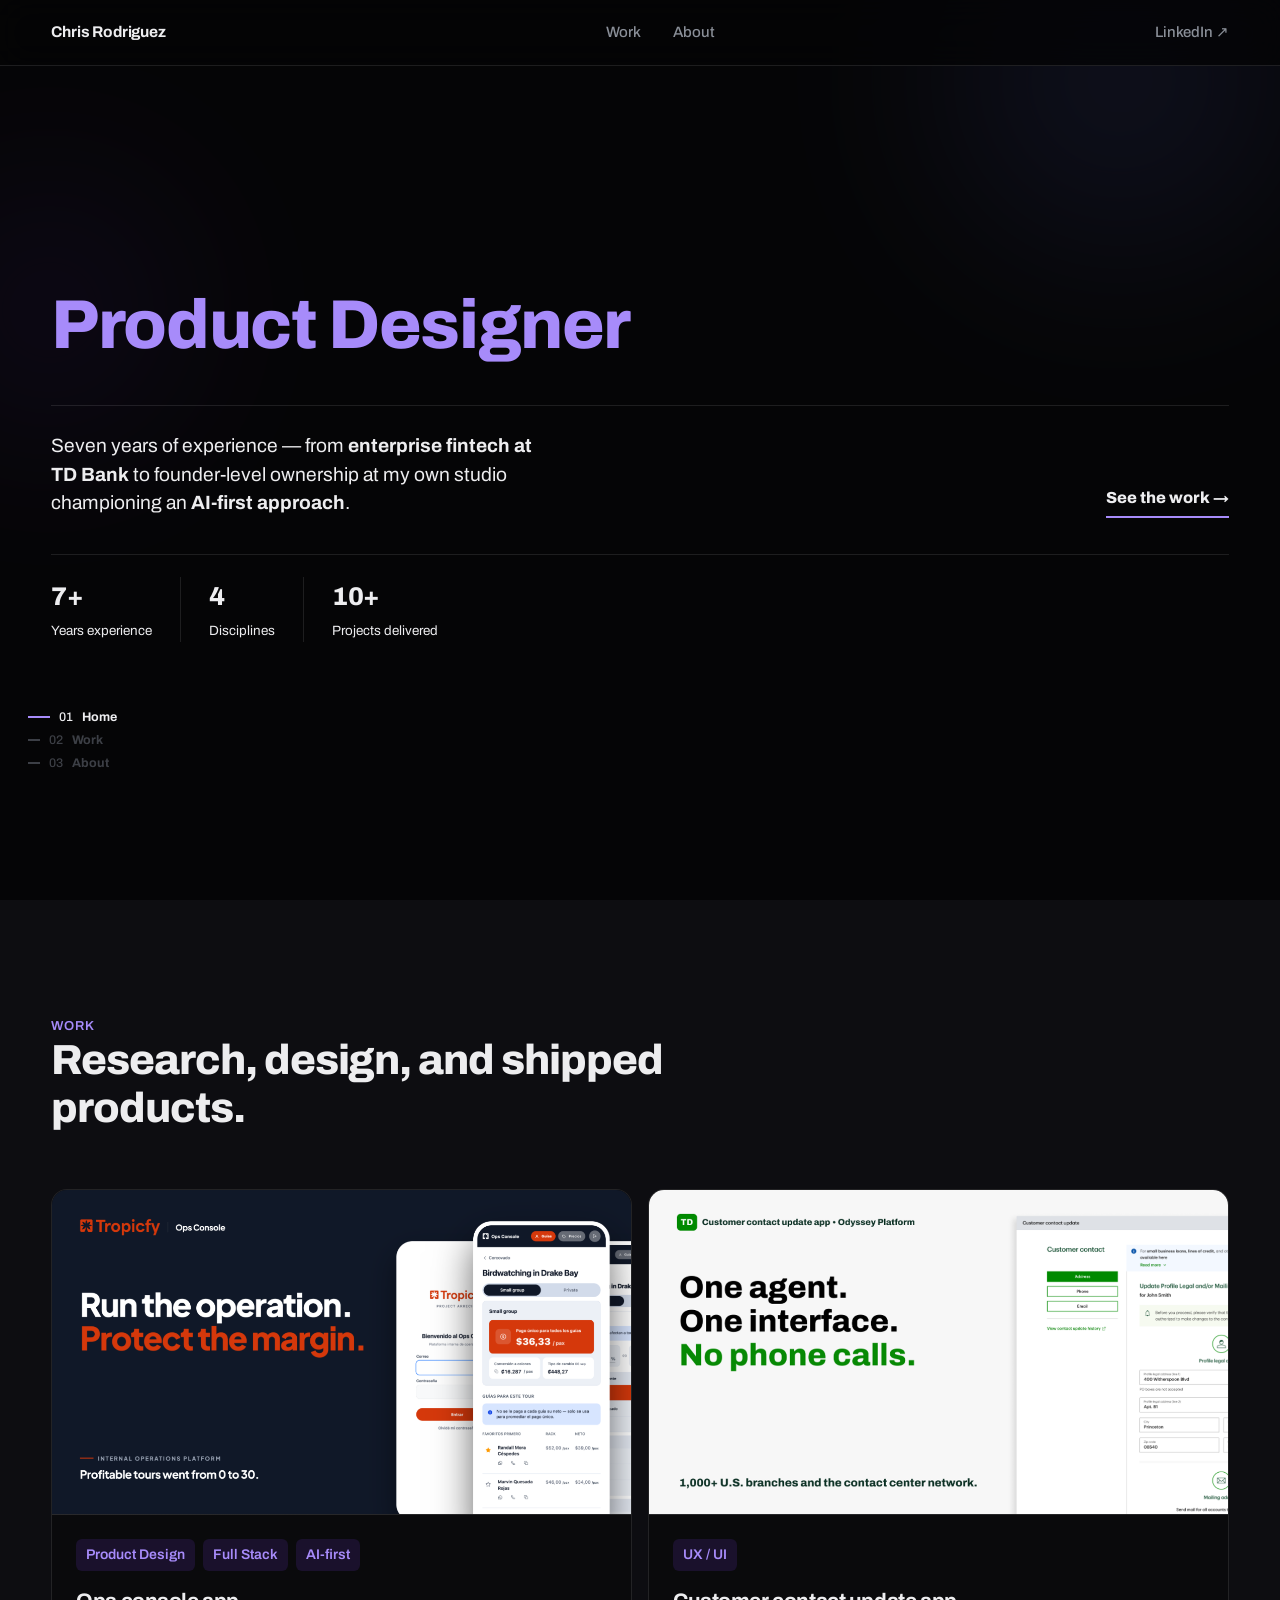
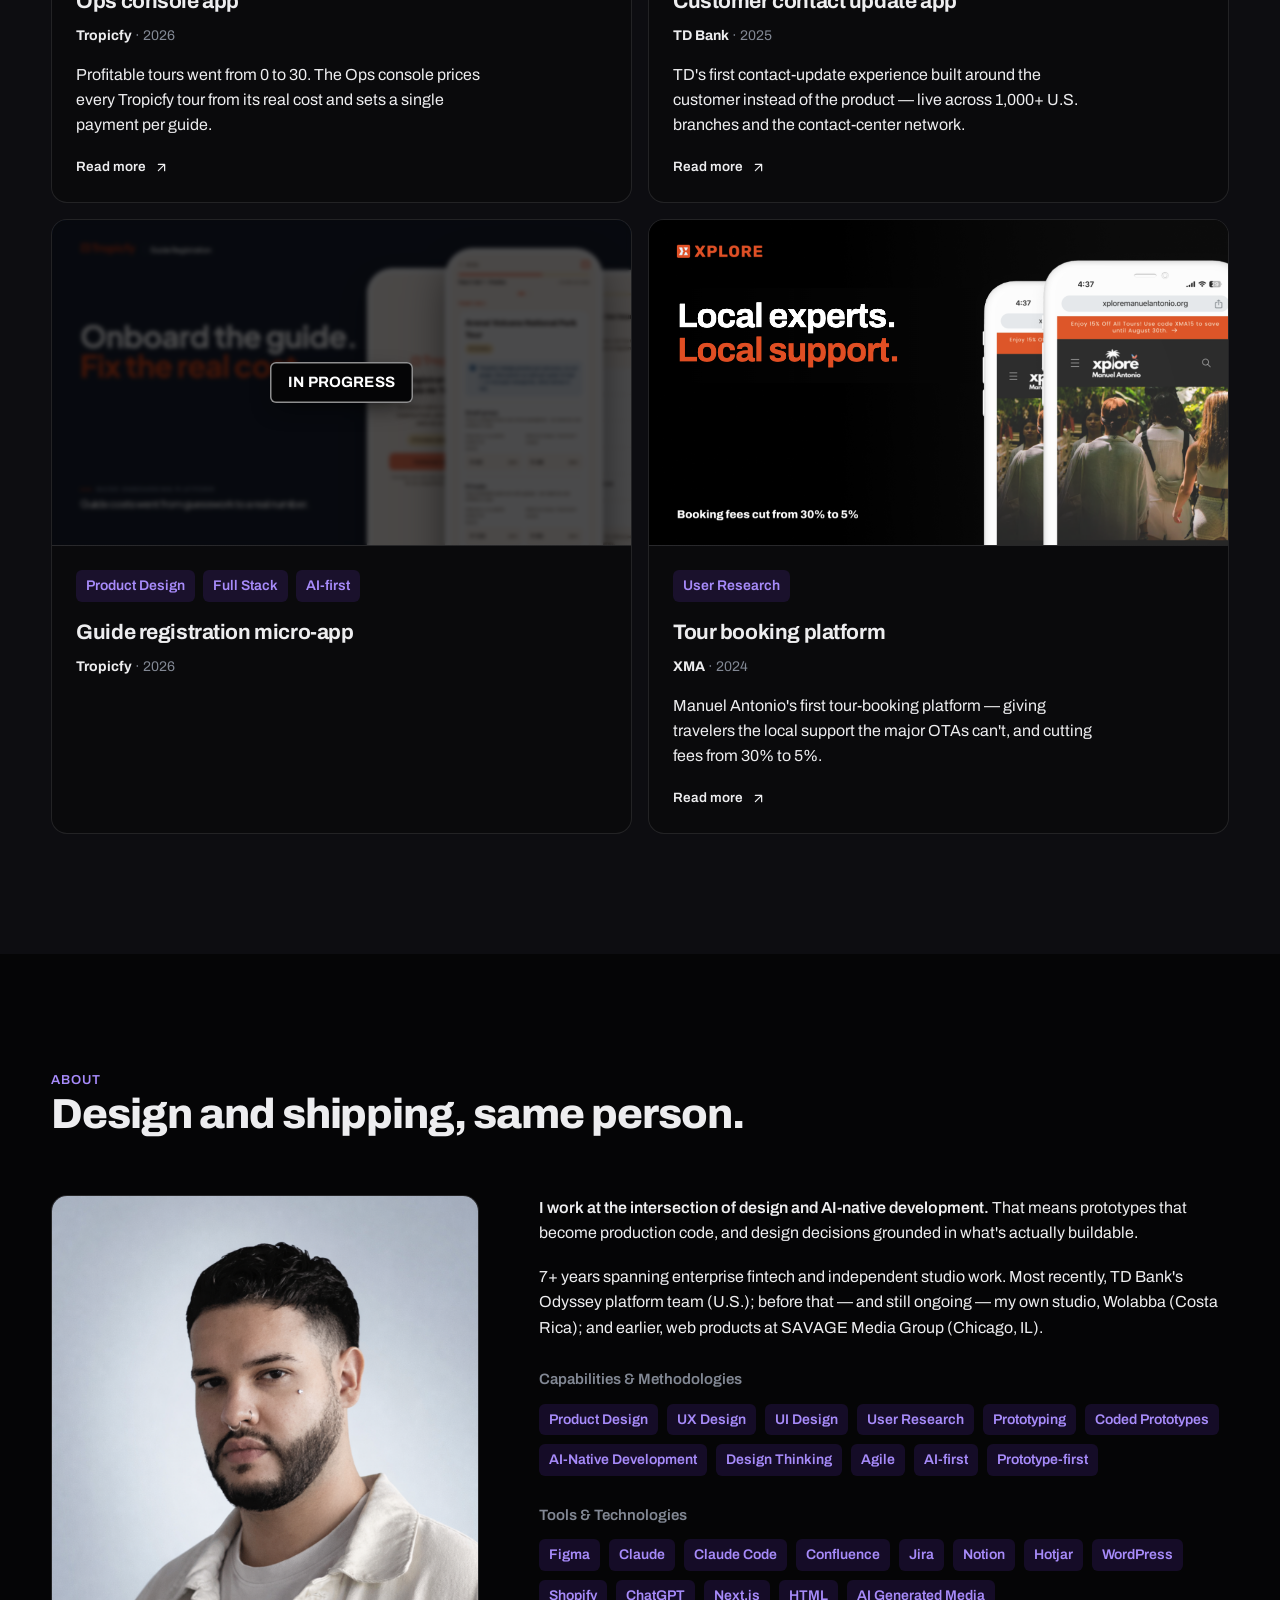
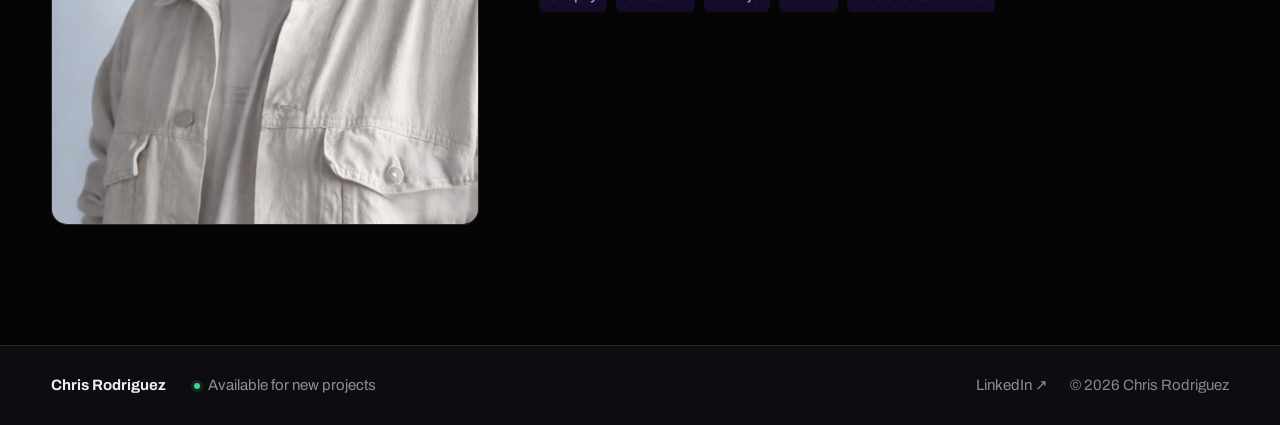
<file: portfolio-website-V2.html>
<!doctype html>
<html lang="en">
<head>
<meta charset="utf-8">
<meta name="viewport" content="width=device-width, initial-scale=1">
<title>Chris Rodriguez — Portfolio website</title>
<meta name="description" content="Seven years of experience — from enterprise fintech at TD Bank to founder-level ownership at my own studio championing an AI-first approach.">
<link rel="icon" href="media/favicon/favicon.ico" sizes="any">
<link rel="icon" href="media/favicon/favicon-32.png" type="image/png" sizes="32x32">
<link rel="icon" href="media/favicon/favicon-16.png" type="image/png" sizes="16x16">
<link rel="apple-touch-icon" href="media/favicon/apple-touch-icon.png">
<link rel="canonical" href="https://chrisrodriguezdesign.com/">
<meta property="og:type" content="website">
<meta property="og:title" content="Chris Rodriguez — Portfolio website">
<meta property="og:description" content="Seven years of experience — from enterprise fintech at TD Bank to founder-level ownership at my own studio championing an AI-first approach.">
<meta property="og:url" content="https://chrisrodriguezdesign.com/">
<meta property="og:image" content="https://chrisrodriguezdesign.com/media/og-image.png">
<meta name="twitter:card" content="summary_large_image">
<meta name="twitter:title" content="Chris Rodriguez — Portfolio website">
<meta name="twitter:description" content="Seven years of experience — from enterprise fintech at TD Bank to founder-level ownership at my own studio championing an AI-first approach.">
<meta name="twitter:image" content="https://chrisrodriguezdesign.com/media/og-image.png">
<link rel="preconnect" href="https://fonts.googleapis.com">
<link rel="preconnect" href="https://fonts.gstatic.com" crossorigin>
<link href="https://fonts.googleapis.com/css2?family=Archivo:wght@300;400;500;600;700;800&family=JetBrains+Mono:wght@400;500;600;700&display=swap" rel="stylesheet">
<style>
  :root{
    --bg:#050506; --bg-alt:#0D0D11; --bg-deep:#020203; --bg-elevated:#0A0A0C; --bg-elevated-2:#111114;
    --surface:rgba(255,255,255,.045); --border:rgba(255,255,255,.1); --border-strong:rgba(255,255,255,.16);
    --ink:#EDEDEF; --muted:#8A8F98; --muted-2:#828894;
    --accent:#5E6AD2; --accent-2:#7C3AED; --accent-2-text:#A78BFA;
    --syn-key:#7DD3FC; --syn-string:#FCD34D;
    --success:#3DD68C; --success-bg:rgba(61,214,140,.13);
    --font:'Archivo',-apple-system,sans-serif; --mono:'JetBrains Mono',monospace;
    --ease:cubic-bezier(.16,1,.3,1);
    --r:16px; --r-sm:10px; --r-pill:999px;
  }
  *{margin:0;padding:0;box-sizing:border-box}
  html{scroll-behavior:smooth}
  body{background:var(--bg);color:var(--ink);font-family:var(--font);line-height:1.55;-webkit-font-smoothing:antialiased}
  ::selection{background:var(--accent);color:#fff}
  a{color:inherit}
  .wrap{max-width:1280px;margin:0 auto;padding:0 clamp(20px,4vw,56px)}
  .skip{position:absolute;left:-9999px;background:var(--accent);color:#fff;padding:12px 20px;font-weight:700;border-radius:var(--r-sm);z-index:200}
  .skip:focus{left:16px;top:16px}

  /* ambient glow — subtle, Cinema Dark DNA */
  .glow{position:absolute;border-radius:50%;filter:blur(90px);pointer-events:none}
  .g1{width:520px;height:520px;background:radial-gradient(circle,var(--accent),transparent 70%);opacity:.16;top:-180px;right:-100px}
  .g2{width:380px;height:380px;background:radial-gradient(circle,var(--accent-2),transparent 70%);opacity:.12;top:120px;left:-140px}

  /* NAV */
  .nav{position:fixed;top:0;left:0;right:0;z-index:100;background:rgba(5,5,6,.78);backdrop-filter:blur(16px);border-bottom:1px solid var(--border)}
  .nav-in{max-width:1280px;margin:0 auto;padding:20px clamp(20px,4vw,56px);display:flex;align-items:center;justify-content:space-between}
  .logo{font-weight:700;font-size:15.5px;letter-spacing:-.01em;text-decoration:none;color:var(--ink)}
  .nav-links{display:flex;align-items:center;gap:32px;list-style:none}
  .nav-links a{font-size:15px;font-weight:500;text-decoration:none;color:var(--muted);transition:color 200ms var(--ease);cursor:pointer}
  .nav-links a:hover{color:var(--ink)}
  .nav-right{display:flex;align-items:center;gap:20px}
  .nav-burger{display:none;flex-direction:column;justify-content:center;gap:5px;width:32px;height:32px;background:none;border:none;padding:0;cursor:pointer}
  .nav-burger span{display:block;width:100%;height:2px;background:var(--ink);border-radius:2px;transition:transform 220ms var(--ease),opacity 220ms var(--ease)}
  .nav-burger[aria-expanded="true"] span:nth-child(1){transform:translateY(7px) rotate(45deg)}
  .nav-burger[aria-expanded="true"] span:nth-child(2){opacity:0}
  .nav-burger[aria-expanded="true"] span:nth-child(3){transform:translateY(-7px) rotate(-45deg)}
  .mobile-menu{display:none;flex-direction:column;max-height:0;overflow:hidden;transition:max-height 260ms var(--ease);border-top:1px solid transparent}
  .mobile-menu.open{max-height:300px;border-top-color:var(--border)}
  .mobile-menu a{padding:16px clamp(20px,4vw,56px);font-size:15px;font-weight:600;color:var(--ink);text-decoration:none;border-bottom:1px solid var(--border)}
  .mobile-menu a:last-child{border-bottom:none}
  .ghost-link{font-size:15px;font-weight:500;color:var(--muted);text-decoration:none;display:inline-flex;align-items:center;gap:4px;transition:color 200ms var(--ease)}
  .ghost-link:hover{color:var(--ink)}
  .btn{display:inline-flex;align-items:center;gap:8px;font-weight:600;font-size:13.5px;padding:10px 20px;border-radius:var(--r-pill);text-decoration:none;cursor:pointer;border:1px solid transparent;transition:all 200ms var(--ease)}
  .btn-grad{background:linear-gradient(135deg,var(--accent),var(--accent-2));color:#fff;box-shadow:0 4px 20px rgba(94,106,210,.35)}
  .btn-grad:hover{filter:brightness(1.12);transform:translateY(-1px)}
  .btn-ghost{border-color:var(--border-strong);color:var(--ink)}
  .btn-ghost:hover{border-color:var(--muted);background:var(--surface)}
  .btn-lg{padding:15px 30px;font-size:14.5px}

  /* SECTION NAV — numbered sidebar, fixed bottom-left. Tracks the section
     nearest the viewport center; the active item gets full opacity, ink
     color and a longer accent rule. Archivo throughout — no mono. */
  .section-nav{position:fixed;left:28px;bottom:130px;display:flex;flex-direction:column;gap:9px;z-index:60}
  .section-nav-item{display:flex;align-items:center;gap:9px;font-family:var(--font);font-weight:500;font-size:12.5px;color:var(--muted-2);opacity:.45;transition:all 280ms var(--ease);background:none;border:none;cursor:pointer;padding:0;text-align:left}
  .section-nav-item .rule{width:12px;height:1.5px;background:var(--muted-2);transition:all 280ms var(--ease);flex-shrink:0}
  .section-nav-item:hover{opacity:.75}
  .section-nav-item.active{opacity:1;color:var(--ink)}
  .section-nav-item.active .rule{width:22px;background:var(--accent-2-text)}
  .section-nav-item .name{font-weight:700}
  @media (max-width:900px){ .section-nav{display:none} }

  section{position:relative}

  /* HERO — Bold Typography Poster. Edge-to-edge oversized headline with a
     role-rotator headline and an underline CTA; sized to stay inside one
     viewport so nothing but the fixed nav sits above it. */
  .hero{min-height:100dvh;display:flex;flex-direction:column;justify-content:center;padding:88px 0 56px;overflow:hidden;position:relative;background:var(--bg)}
  /* The headline is the role rotator: one role at a time, swapped by the same
     fade-and-slide the eyebrow used. .wrap is a flex item here and its auto
     margins would shrink it to the text, so it is pinned to the column width. */
  .hero > .wrap{width:100%}
  .hero-roles{display:block}
  .role-rotator{display:block;min-width:0}
  .role-text{display:block;white-space:nowrap;opacity:1;transform:translateY(0);transition:opacity 320ms var(--ease),transform 320ms var(--ease)}
  .role-text.is-leaving{opacity:0;transform:translateY(-.06em)}
  .role-text.is-entering{opacity:0;transform:translateY(.06em)}
  .sr-only{position:absolute;width:1px;height:1px;padding:0;margin:-1px;overflow:hidden;clip:rect(0,0,0,0);white-space:nowrap;border:0}
  h1{font-weight:800;font-size:clamp(26px,5.4vw,80px);line-height:1.02;letter-spacing:-.02em;color:var(--accent-2-text);margin:0;position:relative;z-index:2}
  h1 em{font-style:normal;color:var(--accent-2-text)}
  .hero-sub-row{display:flex;justify-content:space-between;align-items:flex-end;gap:32px;margin-top:44px;padding-top:26px;border-top:1px solid var(--border);flex-wrap:wrap;position:relative;z-index:2}
  .hero-sub{font-size:clamp(17px,1.5vw,22px);line-height:1.5;color:var(--ink);max-width:44ch;margin:0}
  .hero-sub strong{color:var(--ink);font-weight:700}
  .hero-ctas{display:flex;gap:22px;align-items:center;flex-wrap:wrap}
  .underline-cta{position:relative;display:inline-flex;align-items:center;gap:8px;font-weight:800;font-size:16px;color:var(--ink);text-decoration:none;padding-bottom:5px;border-bottom:2px solid var(--accent-2-text);transition:border-color 200ms var(--ease);white-space:nowrap}
  .underline-cta:hover{border-color:var(--accent)}
  .proof-row{display:flex;flex-wrap:wrap;gap:0;margin-top:36px;padding-top:22px;border-top:1px solid var(--border);position:relative;z-index:2}
  .proof-item{padding-right:28px;margin-right:28px;border-right:1px solid var(--border)}
  .proof-item:last-child{border-right:none;padding-right:0;margin-right:0}
  .proof-item .val{font-size:clamp(24px,2vw,30px);font-weight:800;letter-spacing:-.02em;font-variant-numeric:tabular-nums}
  .proof-item .val .roll{display:inline-flex;align-items:flex-start;line-height:1}
  .reel,.reel-fixed{display:block;height:1em;line-height:1}
  .reel{overflow:hidden}
  .reel-track{display:block;will-change:transform}
  .reel-digit{display:block;height:1em;line-height:1}
  .proof-item .lbl{font-size:clamp(13px,1.05vw,15px);color:var(--ink);margin-top:4px}

  /* SECTION HEAD */
  /* Large stroked "ghost" numeral beside the heading, plus a small eyebrow
     above the title — the numeral is the signature device that keeps this
     from reading as a generic kicker-only pattern. */
  .sec-head{display:flex;align-items:flex-start;gap:22px;margin-bottom:56px}
  .sec-head>div{display:flex;flex-direction:column;align-items:flex-start}
  .sec-eyebrow{display:block;font-size:13px;font-weight:600;letter-spacing:.08em;text-transform:uppercase;color:var(--accent-2-text);margin-bottom:3px;line-height:1}
  .sec-title{font-weight:800;font-size:clamp(26px,3.4vw,42px);letter-spacing:-.025em;line-height:1.15;max-width:30ch;margin:0}

  /* WORK */
  .work{padding:120px 0;background:var(--bg-alt)}
  .card{background:var(--bg-elevated);border:1px solid var(--border);border-radius:var(--r);overflow:hidden;transition:border-color 220ms var(--ease),box-shadow 220ms var(--ease),transform 220ms var(--ease);text-decoration:none;color:var(--ink);display:block}
  .card-cover{aspect-ratio:16/9;display:flex;flex-direction:column;align-items:center;justify-content:center;gap:8px;color:var(--muted-2);background:linear-gradient(135deg,var(--bg-elevated-2),var(--bg-elevated));border-bottom:1px solid var(--border)}
  .card-cover svg{width:26px;height:26px;opacity:.55}
  .card-cover span{font-size:10.5px;letter-spacing:.08em;text-transform:uppercase;opacity:.55}
  .card-cover img{width:100%;height:100%;object-fit:cover;display:block}
  .card-cover.illustrated{padding:0}
  .card-cover.illustrated svg{width:100%;height:100%;display:block}
  .card-body{padding:30px}
  .card:hover{border-color:transparent;box-shadow:0 0 0 2px var(--accent);transform:translateY(-3px)}
  /* Discipline chip — a constant soft glow (always "bright") plus a periodic
     sheen sweep (the animated part), staggered per-chip via --sheen-delay so
     a row of cards doesn't flash in unison. prefers-reduced-motion already
     kills all ::after animations globally, so this needs no extra guard. */
  .tag{margin-right:8px;position:relative;overflow:hidden;display:inline-block;font-size:14px;font-weight:600;color:var(--accent-2-text);background:rgba(124,58,237,.14);border-radius:6px;padding:5px 10px;margin-bottom:16px;--sheen-delay:0s}
  .tag::after{content:"";position:absolute;inset:0;background:linear-gradient(115deg,transparent 35%,rgba(255,255,255,.4) 48%,rgba(255,255,255,.4) 52%,transparent 65%);transform:translateX(-130%);animation:chip-sheen 5.5s ease-in-out infinite;animation-delay:var(--sheen-delay)}
  @keyframes chip-sheen{0%,18%{transform:translateX(-130%)}38%,100%{transform:translateX(130%)}}
  .card h3{font-weight:700;font-size:clamp(23px,2.6vw,30px);letter-spacing:-.02em;margin-bottom:8px}
  .card-meta{font-size:14px;color:var(--muted-2);margin-bottom:16px}
  .meta-company{color:var(--ink);font-weight:700}
  /* 48ch suits the narrower row-cards; the featured card is ~2x wider and
     needs its own measure below, or the paragraph strands in a fraction of
     the available width. */
  .card p{color:var(--ink);font-size:16px;max-width:48ch;margin-bottom:20px}
  .stack-row{display:flex;flex-wrap:wrap;gap:8px}
  .card-body .skill-chip{font-size:14px;padding:5px 11px}
  .card-metric{display:flex;align-items:center;gap:12px;padding-top:20px;margin-top:20px;border-top:1px solid var(--border)}
  .card-metric .metric-val{font-size:14px;font-weight:600;color:var(--ink)}
  .card-metric .metric-val .arrow{color:var(--muted-2);margin:0 3px;font-weight:400}
  .card-metric .delta{margin-left:auto}
  .card-foot{display:flex;align-items:center;gap:8px;margin-top:20px;font-size:13.5px;font-weight:600;color:var(--ink)}
  .card-foot svg{width:15px;height:15px;transition:transform 200ms var(--ease)}
  .card:hover .card-foot svg{transform:translate(3px,-3px)}

  .toast{position:fixed;left:50%;bottom:32px;transform:translate(-50%,16px);z-index:500;display:flex;align-items:center;gap:10px;background:var(--bg-elevated);border:1px solid var(--border-strong);border-radius:var(--r-sm);padding:13px 18px;box-shadow:0 20px 50px rgba(0,0,0,.5);opacity:0;pointer-events:none;transition:opacity 220ms var(--ease),transform 220ms var(--ease)}
  .toast.show{opacity:1;transform:translate(-50%,0)}
  .toast svg{width:18px;height:18px;color:var(--accent-2-text);flex-shrink:0}
  .toast span{font-size:13.5px;font-weight:600;color:var(--ink);white-space:nowrap}

  .row-cards{display:grid;grid-template-columns:1fr 1fr;gap:16px}
  .card.wip-card .card-cover{position:relative}
  .wip-overlay{position:absolute;inset:0;display:grid;place-items:center;background:rgba(5,5,6,.72);-webkit-backdrop-filter:blur(2px);backdrop-filter:blur(2px)}
  .wip-overlay span{font-size:15px;font-weight:700;letter-spacing:.01em;color:rgb(255,255,255);opacity:1;background:#050506;border-radius:6px;padding:9px 18px;box-shadow:inset 0 0 0 1.5px rgba(255,255,255,.55),0 8px 24px -8px rgba(0,0,0,.8)}
  .card.wip-card{cursor:default}
  .card.wip-card:hover{border-color:var(--border);box-shadow:none;transform:none}
  .row-cards .card-body{padding:24px}
  .row-cards .tag{margin-bottom:0}
  .card-tags{display:flex;flex-wrap:wrap;gap:8px;margin:0 0 14px}
  .card-tags .tag{margin-right:0}
  .row-cards h3{font-size:21px;margin-bottom:8px}

  /* ABOUT */
  .about{padding:120px 0;background:var(--bg)}
  .about-grid{display:grid;grid-template-columns:.62fr 1fr;gap:60px;align-items:stretch}
  .about-photo-frame{background:linear-gradient(135deg,var(--bg-elevated-2),var(--bg-elevated));border:1px solid var(--border);border-radius:var(--r);overflow:hidden}
  .about-photo-frame img{width:100%;height:100%;object-fit:cover;display:block}
  .about p{color:var(--ink);font-size:16px;line-height:1.6;margin-bottom:18px}
  .about p strong{color:var(--ink);font-weight:600}
  .about-chip-group{margin-top:28px}
  .chip-group-label{display:block;font-size:15px;font-weight:600;letter-spacing:0;color:var(--muted-2);margin-bottom:12px}
  .skills{display:flex;flex-wrap:wrap;gap:9px}
  .skill-chip{font-size:14px;background:var(--surface);border:1px solid var(--border);border-radius:var(--r-sm);padding:8px 14px;color:var(--ink)}
  .skills .skill-chip{color:var(--accent-2-text);background:rgba(124,58,237,.14);border:none;font-size:14px;font-weight:600;border-radius:6px;padding:5px 10px}

  /* FOOTER — short utility bar, no card */
  .footer{padding:32px 0;background:var(--bg-alt);border-top:1px solid var(--border)}
  .foot-bar{display:flex;align-items:center;justify-content:space-between;gap:20px;flex-wrap:wrap}
  .foot-left{display:flex;align-items:center;gap:28px;flex-wrap:wrap}
  .foot-name{font-weight:700;font-size:15px;line-height:1}
  .foot-avail{display:inline-flex;align-items:center;gap:8px;font-size:15px;color:var(--muted);line-height:1}
  .foot-avail .dot{width:6px;height:6px;border-radius:50%;background:var(--success);box-shadow:0 0 0 3px var(--success-bg);flex-shrink:0}
  .foot-links{display:flex;align-items:center;gap:22px}
  .foot-links a{font-size:15px;text-decoration:none;color:var(--muted);transition:color 200ms;line-height:1}
  .foot-links a:hover{color:var(--ink)}
  .foot-meta{font-size:15px;color:var(--muted-2);line-height:1}

  /* Visible by default — content must never depend on JS to become visible.
     JS opts elements INTO a hidden-then-reveal animation via .js-hidden; if the
     script never runs (blocked, stripped, errors), nothing ever gets hidden. */
  .reveal{transition:opacity 600ms var(--ease),transform 600ms var(--ease)}
  .reveal.js-hidden{opacity:0;transform:translateY(20px)}

  @media (max-width:900px){
    .row-cards{grid-template-columns:1fr}
    .about-grid{grid-template-columns:1fr}
    .about-photo-frame{aspect-ratio:3/4}
  }
  @media (max-width:640px){
    .nav-links{display:none}
    .nav-right{display:none}
    .nav-burger{display:flex}
    .mobile-menu{display:flex}
    .nav-in{padding:16px clamp(20px,4vw,56px)}
    .btn-lg{padding:13px 24px;font-size:13.5px}
    .hero-sub-row{align-items:flex-start}
    .proof-row{flex-wrap:nowrap}
    .proof-item{padding-right:14px;margin-right:14px;flex-shrink:0}
    .proof-item .val{font-size:21px}
    .proof-item .lbl{font-size:11.5px;white-space:nowrap}
    .work,.about{padding:64px 0}

    /* Work cards become a swipeable carousel on phones. Order differs from
       desktop: TD Bank leads, the in-progress card goes last. */
    .row-cards{display:flex;gap:14px;overflow-x:auto;scroll-snap-type:x mandatory;
      -webkit-overflow-scrolling:touch;scrollbar-width:none;
      margin-inline:calc(-1 * clamp(20px,4vw,56px));
      padding:2px clamp(20px,4vw,56px) 6px;
      scroll-padding-inline:clamp(20px,4vw,56px)}
    .row-cards::-webkit-scrollbar{display:none}
    .row-cards > *{flex:0 0 86%;min-width:0;scroll-snap-align:start}
    .row-cards > :nth-child(1){order:2}
    .row-cards > :nth-child(2){order:1}
    .row-cards > :nth-child(3){order:4}
    .row-cards > :nth-child(4){order:3}
  }
  @media (prefers-reduced-motion:reduce){
    html{scroll-behavior:auto}
    *,*::before,*::after{animation:none !important;transition-duration:.01ms !important}
    .reveal,.reveal.js-hidden{opacity:1;transform:none}
  }
</style>
</head>
<body>
<a class="skip" href="#work">Skip to content</a>

<nav class="nav" aria-label="Main">
  <div class="nav-in">
    <a class="logo" href="#">Chris Rodriguez</a>
    <ul class="nav-links">
      <li><a href="#work">Work</a></li>
      <li class="hide-m"><a href="#about">About</a></li>
    </ul>
    <div class="nav-right">
      <a class="ghost-link" href="https://www.linkedin.com/in/chrisrodriguezdesign/" target="_blank" rel="noopener">LinkedIn ↗</a>
    </div>
    <button class="nav-burger" id="navBurger" aria-label="Open menu" aria-expanded="false" aria-controls="mobileMenu">
      <span></span><span></span><span></span>
    </button>
  </div>
  <div class="mobile-menu" id="mobileMenu">
    <a href="#work">Work</a>
    <a href="#about">About</a>
    <a href="https://www.linkedin.com/in/chrisrodriguezdesign/" target="_blank" rel="noopener">LinkedIn ↗</a>
  </div>
</nav>

<header class="hero">
  <div class="glow g1" aria-hidden="true"></div>
  <div class="glow g2" aria-hidden="true"></div>
  <div class="wrap">
    <span class="sr-only">Product Designer, UX/UI Designer</span>
    <h1 class="reveal hero-roles">
      <span class="role-rotator"><span class="role-text" id="roleText">Product Designer</span></span>
    </h1>
    <div class="hero-sub-row reveal">
      <p class="hero-sub">Seven years of experience — from <strong>enterprise fintech at TD Bank</strong> to founder-level ownership at my own studio championing an <strong>AI-first approach</strong>.</p>
      <div class="hero-ctas">
        <a class="underline-cta" href="#work">See the work →</a>
      </div>
    </div>
    <div class="proof-row reveal">
      <div class="proof-item"><div class="val">7+</div><div class="lbl">Years experience</div></div>
      <div class="proof-item"><div class="val">4</div><div class="lbl">Disciplines</div></div>
      <div class="proof-item"><div class="val">10+</div><div class="lbl">Projects delivered</div></div>
    </div>
  </div>
</header>

<main>
<section class="work" id="work">
  <div class="wrap">
    <div class="sec-head reveal">
      <div>
        <span class="sec-eyebrow">Work</span>
        <h2 class="sec-title">Research, design, and shipped products.</h2>
      </div>
    </div>

    <div class="row-cards reveal">
      <a class="card" href="/tropicfy/ops-console-app/">
        <div class="card-cover"><img src="/media/card-ops-console-app.png" alt="Ops Console cover — “Run the operation. Protect the margin.” over the guide payment and pricing screens" width="1152" height="648" loading="lazy"></div>
        <div class="card-body">
          <div class="card-tags">
            <span class="tag" style="--sheen-delay:-1.8s">Product Design</span>
            <span class="tag" style="--sheen-delay:-1.1s">Full Stack</span>
            <span class="tag" style="--sheen-delay:-0.4s">AI-first</span>
          </div>
          <h3>Ops console app</h3>
          <div class="card-meta"><span class="meta-company">Tropicfy</span> · 2026</div>
          <p>Profitable tours went from 0 to 30. The Ops console prices every Tropicfy tour from its real cost and sets a single payment per guide.</p>
          <div class="card-foot">Read more
            <svg viewBox="0 0 24 24" fill="none" stroke="currentColor" stroke-width="2" stroke-linecap="round" stroke-linejoin="round"><path d="M7 17 17 7M7 7h10v10"/></svg>
          </div>
        </div>
      </a>
      <a class="card" href="/tdbank/customer-contact-update-app/">
        <div class="card-cover"><img src="/media/card-customer-contact-update-app.png" alt="Customer contact update app cover — “One agent. One interface. No phone calls.” over the contact update screen" width="1152" height="648" loading="lazy"></div>
        <div class="card-body">
          <div class="card-tags">
            <span class="tag" style="--sheen-delay:0s">UX / UI</span>
          </div>
          <h3>Customer contact update app</h3>
          <div class="card-meta"><span class="meta-company">TD Bank</span> · 2025</div>
          <p>TD's first contact-update experience built around the customer instead of the product — live across 1,000+ U.S. branches and the contact-center network.</p>
          <div class="card-foot">Read more
            <svg viewBox="0 0 24 24" fill="none" stroke="currentColor" stroke-width="2" stroke-linecap="round" stroke-linejoin="round"><path d="M7 17 17 7M7 7h10v10"/></svg>
          </div>
        </div>
      </a>
      <div class="card wip-card">
        <div class="card-cover"><img src="/media/card-guide-registration-app.png" alt="Guide registration micro-app cover" width="1152" height="648" loading="lazy"><div class="wip-overlay"><span>In progress</span></div></div>
        <div class="card-body">
          <div class="card-tags">
            <span class="tag" style="--sheen-delay:-1.8s">Product Design</span>
            <span class="tag" style="--sheen-delay:-1.1s">Full Stack</span>
            <span class="tag" style="--sheen-delay:-0.4s">AI-first</span>
          </div>
          <h3>Guide registration micro-app</h3>
          <div class="card-meta"><span class="meta-company">Tropicfy</span> · 2026</div>
        </div>
      </div>
      <a class="card" href="/xma/tour-booking-platform/">
        <div class="card-cover"><img src="/media/card-tour-booking-platform.png" alt="Tour booking platform cover — “Local experts. Bigger margins.” over the mobile booking site" width="1152" height="648" loading="lazy"></div>
        <div class="card-body">
          <div class="card-tags">
            <span class="tag" style="--sheen-delay:-3.6s">User Research</span>
          </div>
          <h3>Tour booking platform</h3>
          <div class="card-meta"><span class="meta-company">XMA</span> · 2024</div>
          <p>Manuel Antonio's first tour-booking platform — giving travelers the local support the major OTAs can't, and cutting fees from 30% to 5%.</p>
          <div class="card-foot">Read more
            <svg viewBox="0 0 24 24" fill="none" stroke="currentColor" stroke-width="2" stroke-linecap="round" stroke-linejoin="round"><path d="M7 17 17 7M7 7h10v10"/></svg>
          </div>
        </div>
      </a>
    </div>
  </div>
</section>

<section class="about" id="about">
  <div class="wrap">
    <div class="sec-head reveal">
      <div>
        <span class="sec-eyebrow">About</span>
        <h2 class="sec-title">Design and shipping, same person.</h2>
      </div>
    </div>
    <div class="about-grid">
      <div class="about-photo-frame reveal">
        <img src="media/chris-photo.png" alt="Portrait of Chris Rodriguez" loading="lazy">
      </div>
      <div class="reveal">
        <p><strong>I work at the intersection of design and AI-native development.</strong> That means prototypes that become production code, and design decisions grounded in what's actually buildable.</p>
        <p>7+ years spanning enterprise fintech and independent studio work. Most recently, TD Bank's Odyssey platform team (U.S.); before that — and still ongoing — my own studio, Wolabba (Costa Rica); and earlier, web products at SAVAGE Media Group (Chicago, IL).</p>
        <div class="about-chip-group">
          <span class="chip-group-label">Capabilities &amp; Methodologies</span>
          <div class="skills">
            <span class="skill-chip">Product Design</span>
            <span class="skill-chip">UX Design</span>
            <span class="skill-chip">UI Design</span>
            <span class="skill-chip">User Research</span>
            <span class="skill-chip">Prototyping</span>
            <span class="skill-chip">Coded Prototypes</span>
            <span class="skill-chip">AI-Native Development</span>
            <span class="skill-chip">Design Thinking</span>
            <span class="skill-chip">Agile</span>
            <span class="skill-chip">AI-first</span>
            <span class="skill-chip">Prototype-first</span>
          </div>
        </div>
        <div class="about-chip-group">
          <span class="chip-group-label">Tools &amp; Technologies</span>
          <div class="skills">
            <span class="skill-chip">Figma</span>
            <span class="skill-chip">Claude</span>
            <span class="skill-chip">Claude Code</span>
            <span class="skill-chip">Confluence</span>
            <span class="skill-chip">Jira</span>
            <span class="skill-chip">Notion</span>
            <span class="skill-chip">Hotjar</span>
            <span class="skill-chip">WordPress</span>
            <span class="skill-chip">Shopify</span>
            <span class="skill-chip">ChatGPT</span>
            <span class="skill-chip">Next.js</span>
            <span class="skill-chip">HTML</span>
            <span class="skill-chip">AI Generated Media</span>
          </div>
        </div>
      </div>
    </div>
  </div>
</section>
</main>

<footer class="footer" id="contact">
  <div class="wrap foot-bar reveal">
    <div class="foot-left">
      <span class="foot-name">Chris Rodriguez</span>
      <span class="foot-avail"><span class="dot"></span>Available for new projects</span>
    </div>
    <div class="foot-links">
      <a href="https://www.linkedin.com/in/chrisrodriguezdesign/" target="_blank" rel="noopener">LinkedIn ↗</a>
      <span class="foot-meta">© 2026 Chris Rodriguez</span>
    </div>
  </div>
</footer>

<nav class="section-nav" aria-label="Section progress">
  <button class="section-nav-item active" data-target=".hero"><span class="rule"></span>01 <span class="name">Home</span></button>
  <button class="section-nav-item" data-target="#work"><span class="rule"></span>02 <span class="name">Work</span></button>
  <button class="section-nav-item" data-target="#about"><span class="rule"></span>03 <span class="name">About</span></button>
</nav>

<div class="toast" id="toast" role="status" aria-live="polite">
  <span id="toastIcon"></span>
  <span id="toastText"></span>
</div>

<script>
  // Content is visible by default (see .reveal CSS). Only opt elements into a
  // hidden-then-reveal animation if JS actually runs; a mid-script failure can
  // then only leave already-visible content visible, never stuck hidden.
  const reduced = matchMedia('(prefers-reduced-motion: reduce)').matches;
  if (!reduced) {
    const io = new IntersectionObserver(entries => {
      entries.forEach(e => { if (e.isIntersecting) { e.target.classList.remove('js-hidden'); io.unobserve(e.target); } });
    }, { threshold: 0.1 });
    document.querySelectorAll('.reveal').forEach(el => { el.classList.add('js-hidden'); io.observe(el); });
  }

  // Proof numbers roll into place like a slot machine: every digit is a reel
  // of 0-9 with its own column, spun by a transform and staggered left to
  // right. The plain figures stay in the markup for screen readers and for
  // anyone without JS or with reduced motion.
  (function () {
    const vals = Array.from(document.querySelectorAll('.proof-item .val'));
    if (!vals.length || reduced) return;

    const build = el => {
      const text = el.textContent.trim();
      if (!/\d/.test(text)) return null;
      const label = document.createElement('span');
      label.className = 'sr-only';
      label.textContent = text;
      const visual = document.createElement('span');
      visual.className = 'roll';
      visual.setAttribute('aria-hidden', 'true');
      const reels = [];
      Array.from(text).forEach((ch, i) => {
        if (!/\d/.test(ch)) {
          const fixed = document.createElement('span');
          fixed.className = 'reel-fixed';
          fixed.textContent = ch;
          visual.appendChild(fixed);
          return;
        }
        const reel = document.createElement('span');
        reel.className = 'reel';
        const track = document.createElement('span');
        track.className = 'reel-track';
        for (let d = 0; d <= 9; d++) {
          const digit = document.createElement('span');
          digit.className = 'reel-digit';
          digit.textContent = d;
          track.appendChild(digit);
        }
        // the target digit again at the end, so the reel spins past 9 onto it
        const last = document.createElement('span');
        last.className = 'reel-digit';
        last.textContent = ch;
        track.appendChild(last);
        track.style.transform = 'translateY(0)';
        track.style.transition = 'transform 1.15s cubic-bezier(.16,1,.3,1) ' + (i * 110) + 'ms';
        reel.appendChild(track);
        visual.appendChild(reel);
        reels.push(track);
      });
      el.textContent = '';
      el.append(label, visual);
      return reels;
    };

    const io = new IntersectionObserver(entries => {
      entries.forEach(e => {
        if (!e.isIntersecting) return;
        io.unobserve(e.target);
        const reels = build(e.target);
        if (!reels) return;
        void e.target.offsetWidth;
        requestAnimationFrame(() => requestAnimationFrame(() => {
          reels.forEach(t => { t.style.transform = 'translateY(-10em)'; });
        }));
      });
    }, { threshold: 1 });
    vals.forEach(v => io.observe(v));
  })();

  // Hero role rotator — cycles the headline through Chris's two roles.
  // A visually-hidden static list (see .sr-only in markup) carries the same
  // info to screen readers without a churning aria-live region.
  const roleEl = document.getElementById('roleText');
  if (roleEl) {
    const roles = ['Product Designer', 'UX/UI Designer'];
    let roleIndex = 0;
    setInterval(() => {
      roleIndex = (roleIndex + 1) % roles.length;
      if (reduced) {
        roleEl.textContent = roles[roleIndex];
        return;
      }
      roleEl.classList.add('is-leaving');
      setTimeout(() => {
        roleEl.textContent = roles[roleIndex];
        roleEl.classList.remove('is-leaving');
        roleEl.classList.add('is-entering');
        void roleEl.offsetWidth;
        requestAnimationFrame(() => roleEl.classList.remove('is-entering'));
      }, 320);
    }, 2600);
  }

  // Section nav — highlights whichever of the 4 sections sits closest to the
  // viewport center, and scrolls to a section on click.
  const navItems = Array.from(document.querySelectorAll('.section-nav-item'));
  if (navItems.length) {
    const targets = navItems.map(b => document.querySelector(b.dataset.target));
    navItems.forEach((btn, i) => {
      btn.addEventListener('click', () => {
        targets[i].scrollIntoView({ behavior: reduced ? 'auto' : 'smooth' });
      });
    });
    function updateSectionNav() {
      const viewportCenter = window.scrollY + window.innerHeight / 2;
      let activeIndex = 0, best = Infinity;
      targets.forEach((t, i) => {
        const rect = t.getBoundingClientRect();
        const center = rect.top + window.scrollY + rect.height / 2;
        const d = Math.abs(center - viewportCenter);
        if (d < best) { best = d; activeIndex = i; }
      });
      navItems.forEach((b, i) => b.classList.toggle('active', i === activeIndex));
    }
    window.addEventListener('scroll', updateSectionNav, { passive: true });
    window.addEventListener('resize', updateSectionNav);
    updateSectionNav();
  }

  // Mobile nav — hamburger toggles the dropdown panel; any link inside it
  // closes the panel again (anchor links scroll the page behind it, so
  // leaving it open would hide the destination).
  const navBurger = document.getElementById('navBurger');
  const mobileMenu = document.getElementById('mobileMenu');
  if (navBurger && mobileMenu) {
    navBurger.addEventListener('click', () => {
      const isOpen = mobileMenu.classList.toggle('open');
      navBurger.setAttribute('aria-expanded', isOpen ? 'true' : 'false');
    });
    mobileMenu.querySelectorAll('a').forEach(a => {
      a.addEventListener('click', () => {
        mobileMenu.classList.remove('open');
        navBurger.setAttribute('aria-expanded', 'false');
      });
    });
  }

  // Shared toast — used for the WIP-card notice and the email-copied
  // confirmation below, so there's one show/hide/timer implementation.
  const toast = document.getElementById('toast');
  const toastIcon = document.getElementById('toastIcon');
  const toastText = document.getElementById('toastText');
  const ICONS = {
    clock: '<svg viewBox="0 0 24 24" fill="none" stroke="currentColor" stroke-width="1.5" stroke-linecap="round" stroke-linejoin="round"><circle cx="12" cy="12" r="9"/><path d="M12 7.5v5l3 2"/></svg>',
    copy: '<svg viewBox="0 0 24 24" fill="none" stroke="currentColor" stroke-width="1.5" stroke-linecap="round" stroke-linejoin="round"><rect x="9" y="9" width="11" height="11" rx="2"/><path d="M5 15V6a1 1 0 0 1 1-1h9"/></svg>'
  };
  let toastTimer;
  function showToast(icon, message) {
    if (!toast) return;
    toastIcon.innerHTML = ICONS[icon] || '';
    toastText.textContent = message;
    toast.classList.add('show');
    clearTimeout(toastTimer);
    toastTimer = setTimeout(() => toast.classList.remove('show'), 2800);
  }


  // Contact links: mailto: opens the OS mail handler where one exists
  // (Mail on Mac/iPhone, Gmail on Android), but Windows users without a
  // configured desktop client get no visible result — so also copy the
  // address to the clipboard as a fallback, confirmed via the same toast.
  const CONTACT_EMAIL = 'chris@wolabba.com';
  function copyEmail() {
    if (navigator.clipboard && window.isSecureContext) {
      return navigator.clipboard.writeText(CONTACT_EMAIL);
    }
    const ta = document.createElement('textarea');
    ta.value = CONTACT_EMAIL;
    ta.style.position = 'fixed';
    ta.style.opacity = '0';
    document.body.appendChild(ta);
    ta.select();
    document.execCommand('copy');
    document.body.removeChild(ta);
    return Promise.resolve();
  }
  document.querySelectorAll('a[href^="mailto:"]').forEach(link => {
    link.addEventListener('click', () => {
      copyEmail().then(() => showToast('copy', 'Email copied to clipboard'));
    });
  });
</script>
</body>
</html>
</file>
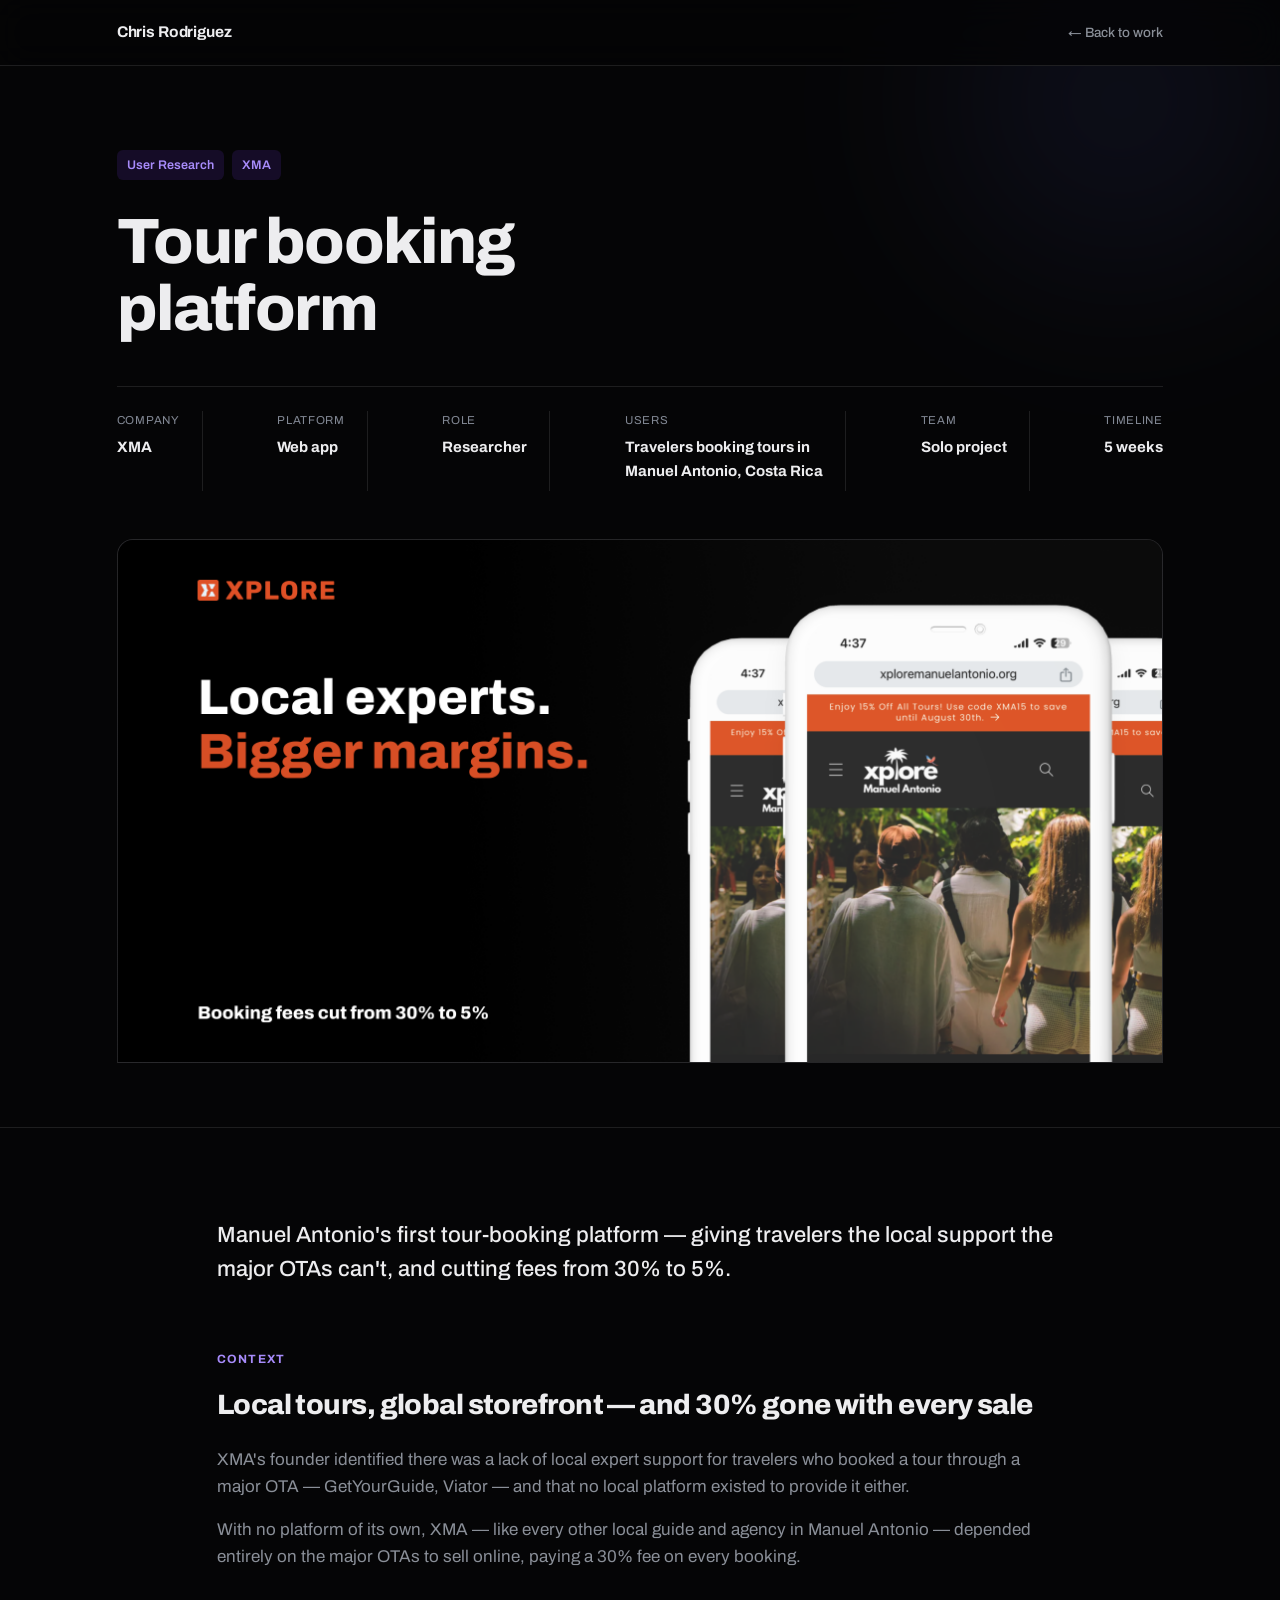
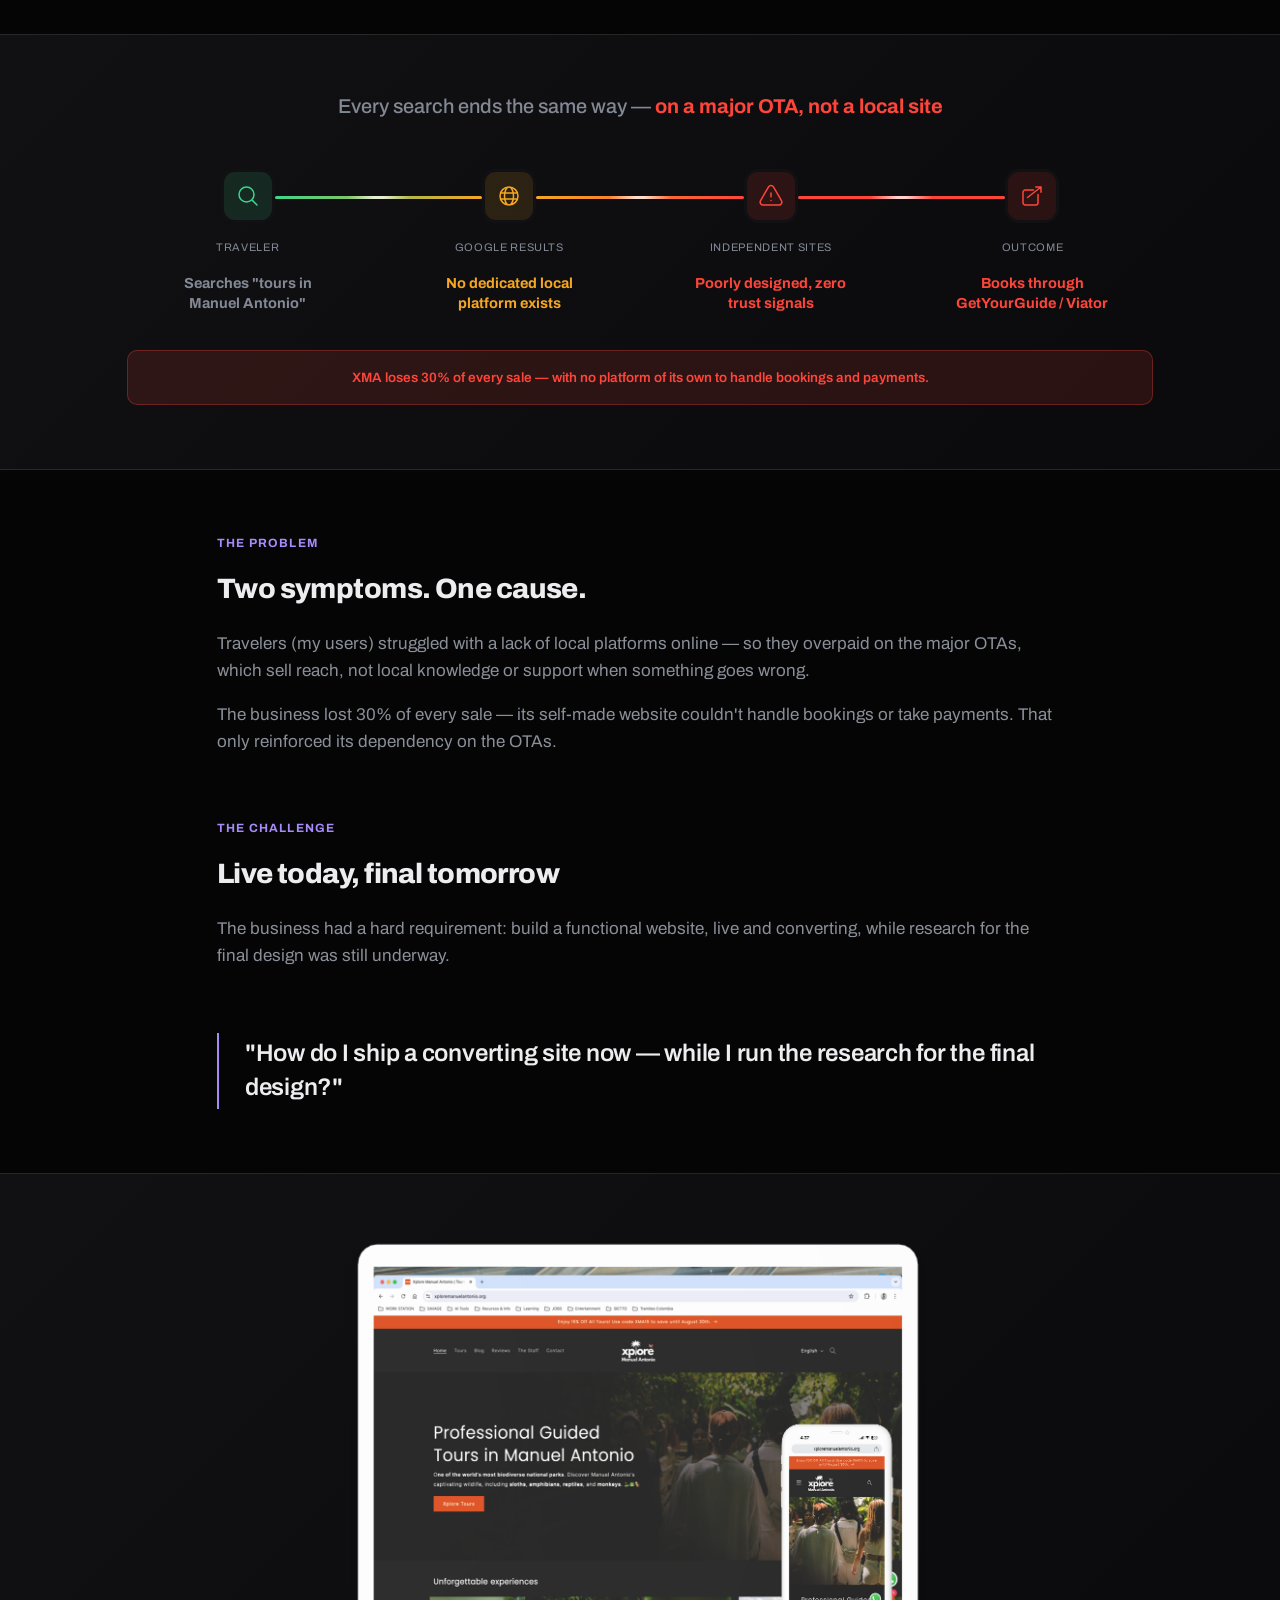
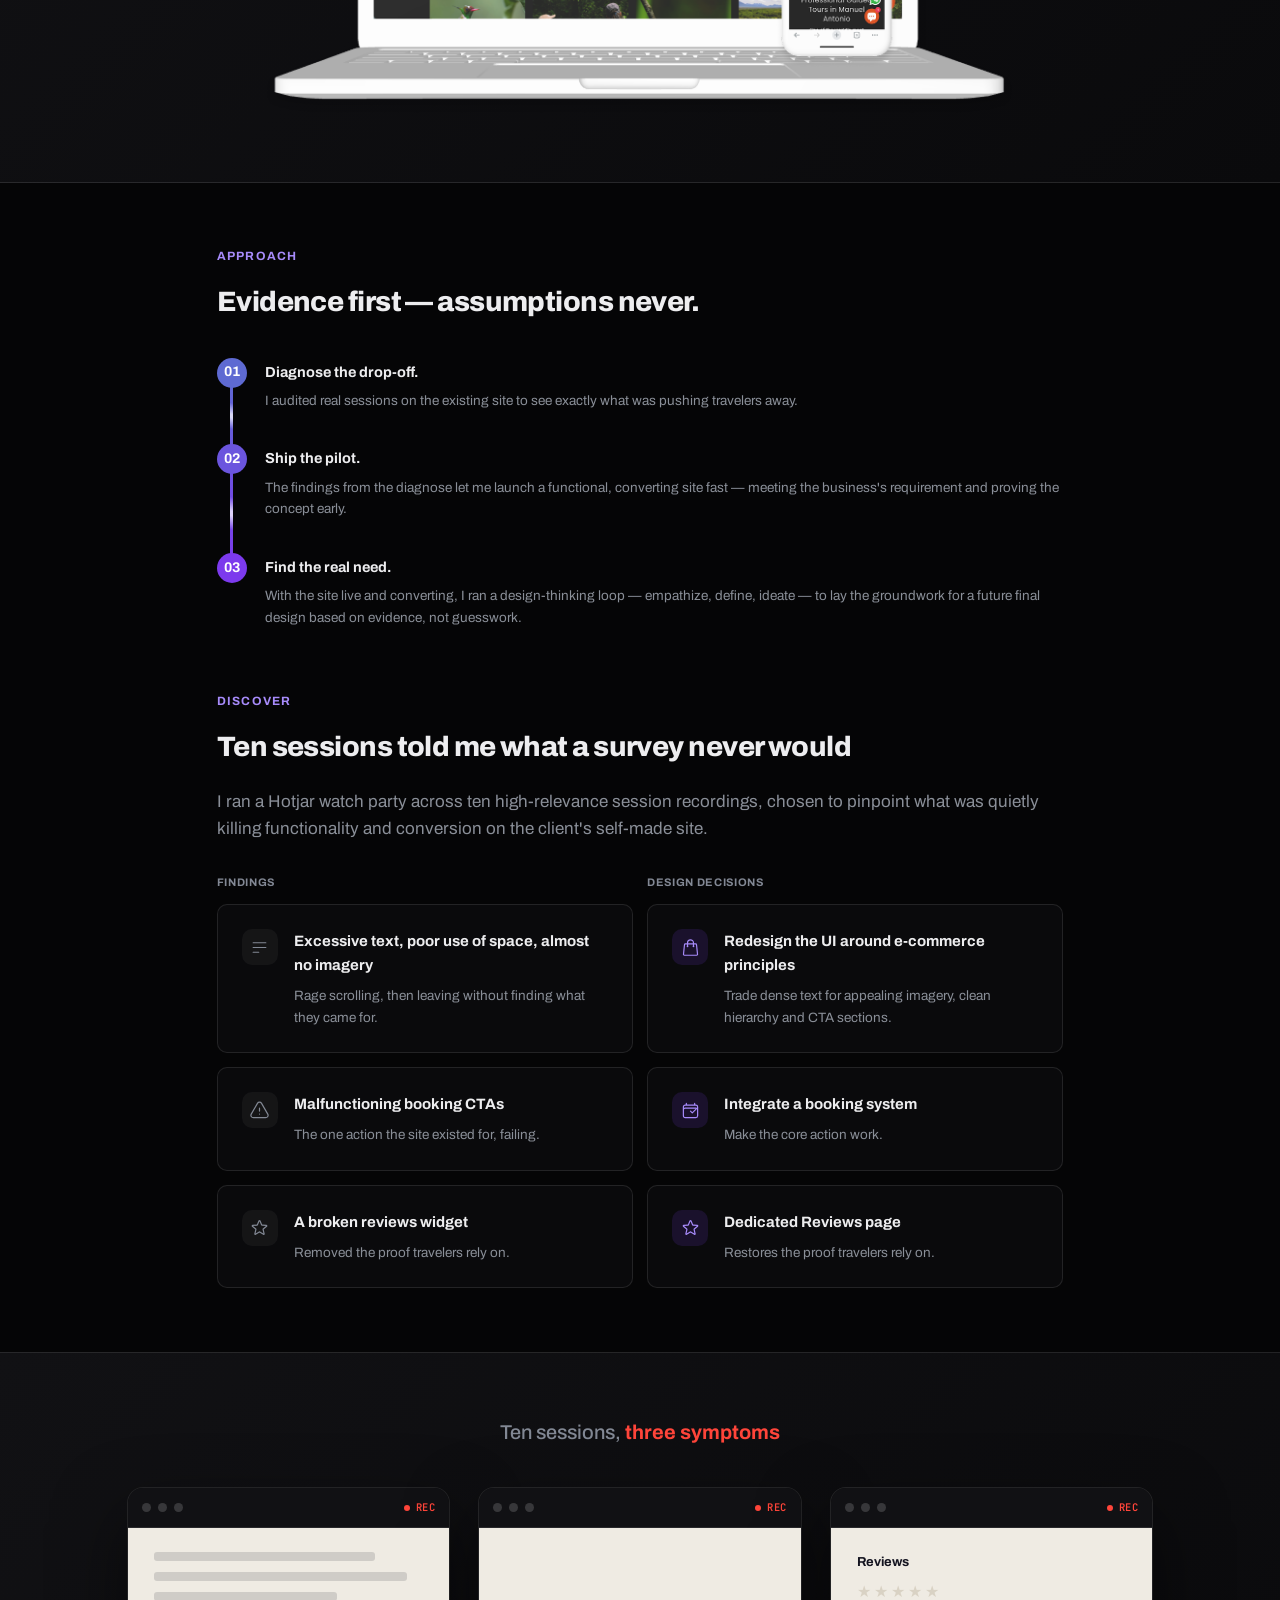
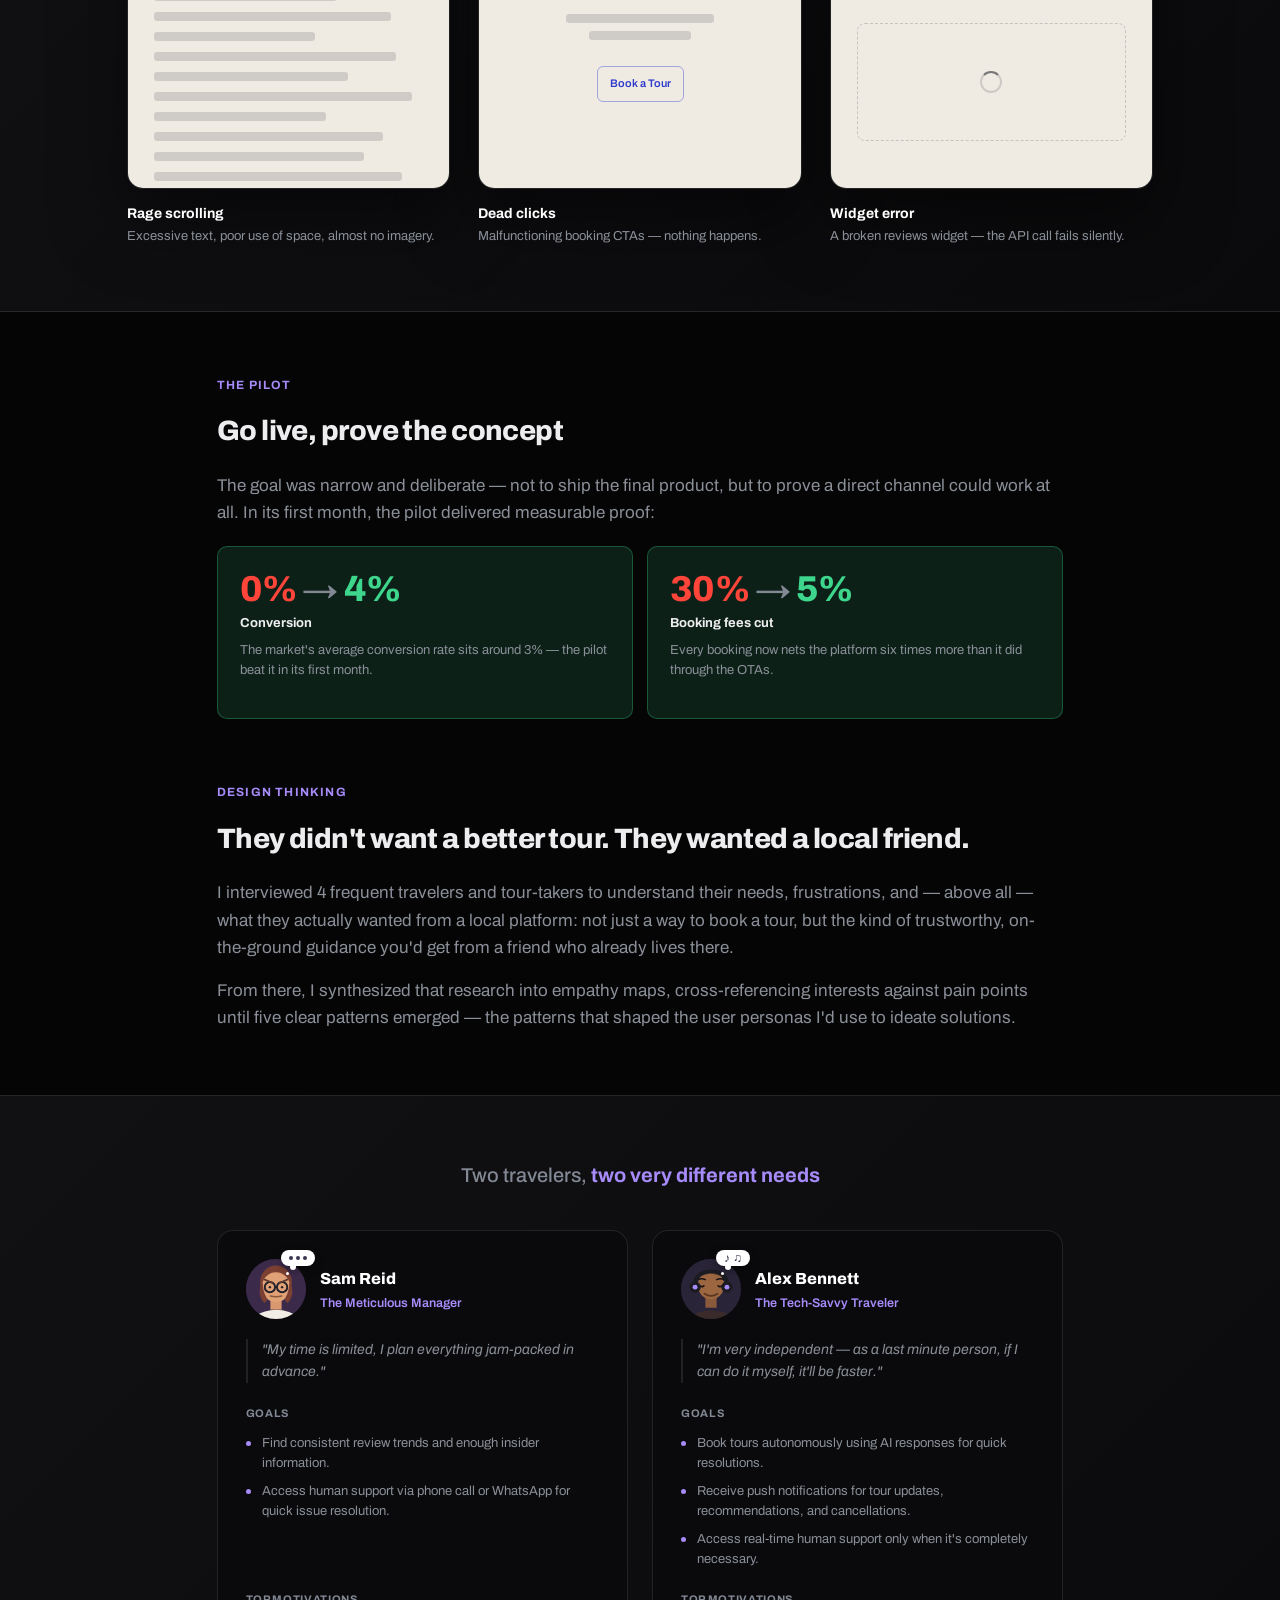
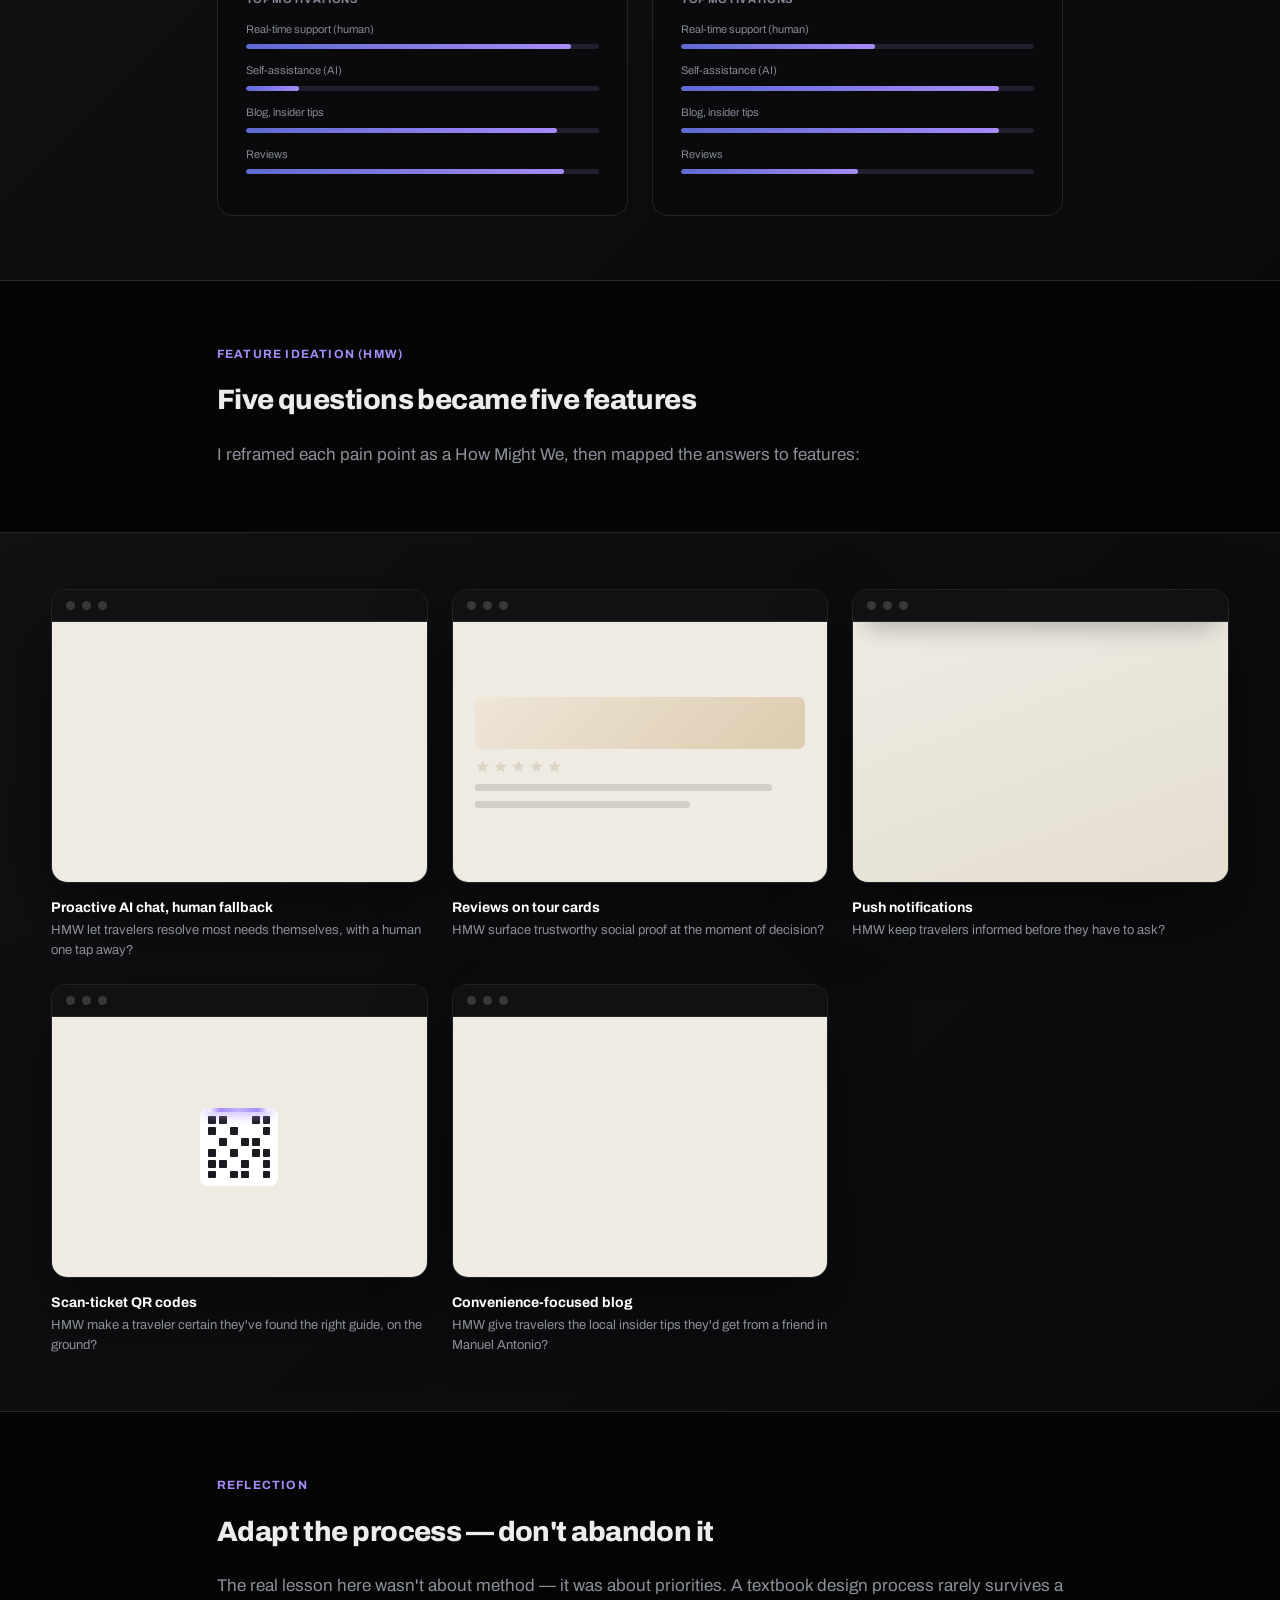
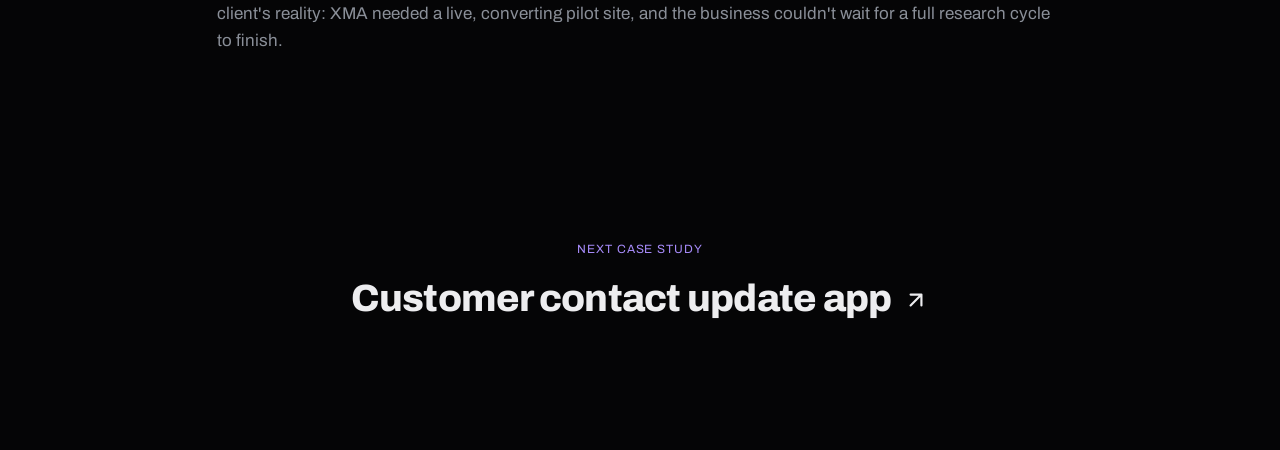
<file: xma-case-study.html>
<!doctype html>
<html lang="en">
<head>
<meta charset="utf-8">
<meta name="viewport" content="width=device-width, initial-scale=1">
<title>Tour booking platform — XMA</title>
<meta name="description" content="Manuel Antonio's first tour-booking platform — giving travelers the local support the major OTAs can't, and cutting fees from 30% to 5%.">
<link rel="icon" href="media/favicon/favicon.ico" sizes="any">
<link rel="icon" href="media/favicon/favicon-32.png" type="image/png" sizes="32x32">
<link rel="icon" href="media/favicon/favicon-16.png" type="image/png" sizes="16x16">
<link rel="apple-touch-icon" href="media/favicon/apple-touch-icon.png">
<meta property="og:type" content="website">
<meta property="og:title" content="Tour booking platform — XMA">
<meta property="og:description" content="Manuel Antonio's first tour-booking platform — giving travelers the local support the major OTAs can't, and cutting fees from 30% to 5%.">
<meta property="og:url" content="https://chrisrodriguez.design/xma-case-study.html">
<meta property="og:image" content="https://chrisrodriguez.design/media/og-image.png">
<meta name="twitter:card" content="summary_large_image">
<meta name="twitter:title" content="Tour booking platform — XMA">
<meta name="twitter:description" content="Manuel Antonio's first tour-booking platform — giving travelers the local support the major OTAs can't, and cutting fees from 30% to 5%.">
<meta name="twitter:image" content="https://chrisrodriguez.design/media/og-image.png">
<link rel="preconnect" href="https://fonts.googleapis.com">
<link rel="preconnect" href="https://fonts.gstatic.com" crossorigin>
<link href="https://fonts.googleapis.com/css2?family=Archivo:wght@400;500;600;700;800&family=JetBrains+Mono:wght@400;500;600;700&display=swap" rel="stylesheet">
<style>
  :root{
    --bg:#050506; --bg-alt:#0D0D11; --bg-elevated:#0A0A0C; --bg-elevated-2:#111114;
    --surface:rgba(255,255,255,.045); --border:rgba(255,255,255,.1); --border-strong:rgba(255,255,255,.16);
    --ink:#EDEDEF; --muted:#8A8F98; --muted-2:#828894;
    --accent:#5E6AD2; --accent-2:#7C3AED; --accent-2-text:#A78BFA; --success:#3DD68C; --success-bg:rgba(61,214,140,.13); --warning:#F5A623; --warning-bg:rgba(245,166,35,.13); --danger:#FF453A; --danger-bg:rgba(255,69,58,.13);
    --font:'Archivo',-apple-system,sans-serif; --mono:'JetBrains Mono',monospace;
    --ease:cubic-bezier(.16,1,.3,1); --r:16px; --r-sm:10px; --r-pill:999px;
  }
  *{margin:0;padding:0;box-sizing:border-box}
  html{scroll-behavior:smooth}
  body{background:var(--bg);color:var(--ink);font-family:var(--font);line-height:1.6;-webkit-font-smoothing:antialiased}
  a{color:inherit}
  .wrap{max-width:1200px;margin:0 auto;padding:0 6vw}
  .col{max-width:1000px;margin:0 auto;padding:0 6vw}
  .glow{position:absolute;border-radius:50%;filter:blur(90px);pointer-events:none}
  .g1{width:520px;height:520px;background:radial-gradient(circle,var(--accent),transparent 70%);opacity:.14;top:-160px;right:-100px}

  .nav{position:fixed;top:0;left:0;right:0;z-index:100;background:rgba(5,5,6,.78);backdrop-filter:blur(16px);border-bottom:1px solid var(--border)}
  .nav-in{max-width:1200px;margin:0 auto;padding:20px 6vw;display:flex;align-items:center;justify-content:space-between}
  .logo{font-weight:700;font-size:15.5px;letter-spacing:-.01em;text-decoration:none;color:var(--ink)}
  .back-link{font-size:13.5px;font-weight:500;color:var(--muted);text-decoration:none;display:inline-flex;align-items:center;gap:6px;transition:color 200ms var(--ease)}
  .back-link:hover{color:var(--ink)}
  .back-link .bl-short{display:none}
  @media (max-width:480px){ .back-link .bl-full{display:none} .back-link .bl-short{display:inline} }


  /* ============ CASE HEADER (from Template A) ============ */
  .case-header{padding:150px 0 64px;overflow:hidden;position:relative;border-bottom:1px solid var(--border)}
  /* Discipline chip sheen — same staggered sweep as the homepage Work cards. */
  .tag{position:relative;overflow:hidden;display:inline-block;font-size:12.5px;font-weight:600;color:var(--accent-2-text);background:rgba(124,58,237,.14);border-radius:6px;padding:5px 10px;margin-right:8px;margin-bottom:20px;--sheen-delay:0s}
  .tag::after{content:"";position:absolute;inset:0;background:linear-gradient(115deg,transparent 35%,rgba(255,255,255,.4) 48%,rgba(255,255,255,.4) 52%,transparent 65%);transform:translateX(-130%);animation:chip-sheen 5.5s ease-in-out infinite;animation-delay:var(--sheen-delay)}
  @keyframes chip-sheen{0%,18%{transform:translateX(-130%)}38%,100%{transform:translateX(130%)}}
  .case-header h1{font-weight:800;font-size:clamp(34px,5vw,64px);letter-spacing:-.025em;line-height:1.05;max-width:16ch;margin-bottom:44px;position:relative;z-index:2}
  .meta-block{padding-top:24px;border-top:1px solid var(--border);position:relative;z-index:2}
  .meta-row{display:flex;flex-wrap:wrap;justify-content:space-between;gap:12px 0}
  .meta-row:not(:last-child){margin-bottom:20px}
  .meta-item{padding:0 22px 8px 0;border-right:1px solid var(--border)}
  .meta-item:last-child{border-right:none;padding-right:0}
  .meta-item .k{font-size:11.5px;text-transform:uppercase;letter-spacing:.06em;color:var(--muted-2);margin-bottom:6px}
  .meta-item .v{font-size:15px;font-weight:700}
  .cover{aspect-ratio:16/8;margin-top:48px;display:flex;flex-direction:column;align-items:center;justify-content:center;gap:8px;color:var(--muted-2);background:linear-gradient(135deg,var(--bg-elevated-2),var(--bg-elevated));border:1px solid var(--border);border-radius:var(--r) var(--r) 0 0;overflow:hidden}
  .cover svg{width:30px;height:30px;opacity:.5}
  .cover span{font-size:11px;letter-spacing:.08em;text-transform:uppercase;opacity:.5}
  .cover img{width:100%;height:100%;object-fit:cover;display:block}

  /* ============ ARTICLE BODY (from Template B) ============ */
  .article{padding:90px 0}
  .eyebrow{font-size:12px;font-weight:700;letter-spacing:.1em;text-transform:uppercase;color:var(--accent-2-text);margin-bottom:14px}
  .lede{font-size:22px;line-height:1.55;font-weight:500;color:var(--ink);margin:0}
  .art-section{margin-bottom:64px}
  .art-section:last-child{margin-bottom:0}
  .art-section h2{font-weight:800;font-size:clamp(22px,2.6vw,28px);letter-spacing:-.02em;margin-bottom:18px}
  .art-section p{font-size:17px;color:var(--muted);margin-bottom:16px}
  .art-section ul{list-style:none;margin:0 0 16px;padding:0;display:flex;flex-direction:column;gap:10px}
  .art-section li{font-size:17px;color:var(--muted);line-height:1.6;padding-left:22px;position:relative}
  .art-section li::before{content:'';position:absolute;left:0;top:11px;width:6px;height:6px;border-radius:50%;background:var(--accent-2-text)}
  .art-section p strong{color:var(--ink)}
  .art-section li strong{color:var(--ink)}
  .art-section p.lede{font-size:22px;line-height:1.55;font-weight:500;color:var(--ink);margin:0}

  .pull-quote{border-left:2.5px solid var(--accent-2-text);padding:4px 0 4px 26px;margin:44px 0;font-size:24px;font-weight:600;letter-spacing:-.01em;line-height:1.4;color:var(--ink)}
  .pull-quote cite{display:block;font-style:normal;font-size:13px;font-weight:500;color:var(--muted-2);margin-top:12px}

  /* Vertical spine timeline — a continuous accent→accent-2 gradient runs
     the full length via three real segments (never a single element,
     since the line must end exactly at the last dot and each segment's
     sweep must sync to the dot it arrives at). A sequenced sheen travels
     dot1 → seg1 → dot2 → seg2 → dot3 → seg3 → dot4, each dot flashing a
     purple glow (matching the hero role-rotator dot) the instant the
     preceding segment's sweep reaches it. Positions/timing are computed
     in JS from real layout — row heights vary with text length. */
  .vs-list{position:relative;padding-left:48px;margin-top:36px}
  .vs-line-seg{position:absolute;left:13px;width:3px;border-radius:2px;overflow:hidden;z-index:0}
  .vs-line-seg .sweep{position:absolute;inset:0;background:linear-gradient(200deg,transparent 35%,rgba(255,255,255,.75) 48%,rgba(255,255,255,.75) 52%,transparent 65%);animation:vseg-sheen 4s ease-in-out infinite;animation-fill-mode:backwards}
  @keyframes vseg-sheen{0%{transform:translateY(-130%)}15%{transform:translateY(130%)}100%{transform:translateY(130%)}}
  .vs-row{position:relative;padding-bottom:36px}
  .vs-row:last-child{padding-bottom:0}
  .vs-dot{position:absolute;left:-48px;top:-3px;width:30px;height:30px;border-radius:50%;display:flex;align-items:center;justify-content:center;font-family:var(--font);font-weight:700;font-size:14px;color:#fff;z-index:1;animation:dot-glow-blink 4s ease-in-out infinite;animation-fill-mode:backwards}
  @keyframes dot-glow-blink{0%,100%{box-shadow:0 0 0 0 rgba(124,58,237,0)}1.5%{box-shadow:0 0 6px 0 rgba(124,58,237,.9),0 0 14px 2px rgba(124,58,237,.55)}11%{box-shadow:0 0 0 0 rgba(124,58,237,0)}}
  .vs-row h4{font-size:14.5px;font-weight:700;margin:0}
  .vs-row p{font-size:13.5px;color:var(--muted);margin:6px 0 0}

  .breakout{margin:64px calc(50% - 50vw);width:100vw;aspect-ratio:16/8;display:flex;flex-direction:column;align-items:center;justify-content:center;gap:8px;color:var(--muted-2);background:linear-gradient(135deg,var(--bg-elevated-2),var(--bg-elevated));border-top:1px solid var(--border);border-bottom:1px solid var(--border)}
  /* No .breakout svg / .breakout span rules here on purpose. Every
     .breakout on this page now holds real built content (search-breakout,
     devices-breakout) instead of the placeholder
     icon+label it originally had, so a generic "any svg/span inside a
     .breakout" selector has nothing legitimate left to target — it would
     only ever silently reach into unrelated nested icons/labels and mess
     with their opacity/size/case, which is exactly what happened here
     more than once. If a real placeholder breakout is ever reintroduced,
     scope its rule to a dedicated class (e.g. .breakout-placeholder svg)
     instead of resurrecting the bare-tag descendant selector. */

  /* Devices breakout — the live pilot site itself, shown on desktop and
     mobile, directly under "Live today, final tomorrow." */
  .breakout.devices-breakout{aspect-ratio:auto;display:block;padding:64px 4vw}
  .devices-wrap{max-width:760px;margin:0 auto}
  .devices-wrap img{display:block;width:100%;height:auto}

  /* Rage-scroll breakout (Discover) — a minimal session-recording player
     mockup. Real Hotjar recordings show a cursor trail; here the content
     itself scrolls erratically instead, since that reads faster as "rage
     scrolling" than a squiggly cursor line would. The scroll depth is
     computed in JS from the real rendered content height (see script
     below), not hand-picked, so it can never travel into blank space
     below the last line. */
  .breakout.rage-breakout{aspect-ratio:auto;display:block;padding:64px 0}
  .rage-wrap{max-width:1180px;margin:0 auto;padding:0 6vw}
  .rage-eyebrow{font-size:20px;line-height:1.5;font-weight:500;color:var(--muted-2);text-align:center;margin-bottom:40px}
  .rage-eyebrow b{color:var(--danger);font-weight:700}
  .rage-grid{display:grid;grid-template-columns:repeat(3,1fr);gap:28px;align-items:start}
  .rage-cap{margin-top:14px;font-size:13px;color:var(--muted);line-height:1.5}
  .rage-cap b{color:#fff;display:block;font-size:14px;margin-bottom:3px}
  @media (max-width:900px){ .rage-grid{grid-template-columns:1fr} }
  .breakout.ideation-breakout{aspect-ratio:auto;display:block;padding:56px 0}
  .ideation-wrap{max-width:1760px;margin:0 auto;padding:0 4vw}
  .rage-grid.cols-5{grid-template-columns:repeat(5,1fr);gap:24px}
  @media (max-width:1300px){ .rage-grid.cols-5{grid-template-columns:repeat(3,1fr)} }
  @media (max-width:700px){ .rage-grid.cols-5{grid-template-columns:1fr} }
  .rage-player{background:var(--bg-elevated);border:1px solid var(--border);border-radius:var(--r);overflow:hidden;box-shadow:0 30px 70px rgba(0,0,0,.5)}
  .rage-bar{display:flex;align-items:center;gap:7px;padding:11px 14px;background:var(--bg-elevated-2);border-bottom:1px solid var(--border)}
  .rage-bar .dot{width:9px;height:9px;border-radius:50%;background:var(--border-strong)}
  .rage-rec{margin-left:auto;display:inline-flex;align-items:center;gap:6px;font-family:var(--mono);font-size:10.5px;font-weight:600;letter-spacing:.04em;color:var(--danger)}
  .rage-rec .pulse{width:6px;height:6px;border-radius:50%;background:var(--danger);animation:rage-rec-pulse 1.2s ease-in-out infinite}
  @keyframes rage-rec-pulse{0%,100%{opacity:1}50%{opacity:.25}}
  .rage-viewport{height:260px;overflow:hidden;position:relative;background:#EFEBE3}
  .rage-content{position:absolute;left:0;right:0;top:0;padding:24px 26px}
  .rage-line{height:9px;border-radius:3px;background:rgba(20,20,30,.14);margin-bottom:11px}
  .rage-cta-row{display:flex;gap:10px;margin-top:20px;flex-wrap:wrap}
  .rage-cta{display:inline-flex;align-items:center;gap:5px;font-size:11px;font-weight:600;color:#2F3ACB;border:1px solid rgba(47,58,203,.4);border-radius:6px;padding:8px 12px;white-space:nowrap}
  .rage-cta.broken{color:rgba(47,58,203,.35);border-color:rgba(255,69,58,.55)}
  .rage-cta.broken i{font-style:normal;width:14px;height:14px;border-radius:50%;background:var(--danger);color:#fff;display:inline-flex;align-items:center;justify-content:center;font-size:9px;font-weight:800;flex-shrink:0}
  @media (max-width:560px){ .rage-viewport{height:240px} .rage-content{padding:20px 22px} }

  /* Dead-click player — a cursor hovers a CTA and "clicks" (two ripple
     bursts, timed inside one shared animation-duration rather than two
     separate delays) while nothing on screen changes; that stillness
     after the click is the whole point. */
  .click-inner{height:100%;display:flex;flex-direction:column;justify-content:center;padding:24px 26px}
  .click-cta-wrap{position:relative;display:flex;justify-content:center}
  .click-ripple{position:absolute;left:50%;top:50%;width:16px;height:16px;margin:-8px 0 0 -8px;border-radius:50%;background:rgba(255,69,58,.4);transform:scale(0);opacity:0}
  .click-ripple.r1{animation:click-ripple-a 3.6s ease-out infinite}
  .click-ripple.r2{animation:click-ripple-b 3.6s ease-out infinite}
  @keyframes click-ripple-a{0%,24%{transform:scale(0);opacity:0}25%{transform:scale(.4);opacity:.7}35%{transform:scale(2.4);opacity:0}36%,100%{transform:scale(0);opacity:0}}
  @keyframes click-ripple-b{0%,39%{transform:scale(0);opacity:0}40%{transform:scale(.4);opacity:.7}50%{transform:scale(2.4);opacity:0}51%,100%{transform:scale(0);opacity:0}}
  .click-cursor{position:absolute;left:50%;top:50%;margin:2px 0 0 8px;width:20px;height:20px;opacity:0;animation:click-cursor-move 3.6s ease-in-out infinite}
  @keyframes click-cursor-move{
    0%{opacity:0;transform:translate(30px,-22px) scale(1)}
    8%{opacity:1;transform:translate(0,0) scale(1)}
    24%{transform:translate(0,0) scale(1)}
    25%{transform:translate(0,0) scale(.8)}
    26%{transform:translate(0,0) scale(1)}
    39%{transform:translate(0,0) scale(1)}
    40%{transform:translate(0,0) scale(.8)}
    41%{transform:translate(0,0) scale(1)}
    88%{opacity:1;transform:translate(0,0) scale(1)}
    96%{opacity:0;transform:translate(30px,-22px) scale(1)}
    100%{opacity:0;transform:translate(30px,-22px) scale(1)}
  }
  /* Reviews-widget player — a hard cut (steps(1), no cross-fade) between a
     spinner and an error box, because a real failed API call doesn't ease
     between states, it just stops and shows the failure. */
  .reviews-inner{padding:24px 26px}
  .reviews-title{font-size:13px;font-weight:700;color:#141420;margin-bottom:6px}
  .reviews-stars{color:#D9D2C4;font-size:16px;letter-spacing:3px;margin-bottom:18px}
  .reviews-widget{position:relative;height:118px;border:1px dashed rgba(20,20,30,.18);border-radius:8px;display:flex;align-items:center;justify-content:center}
  .reviews-spinner{width:22px;height:22px;border-radius:50%;border:2.5px solid rgba(20,20,30,.15);border-top-color:rgba(20,20,30,.55);animation:reviews-spin .9s linear infinite,reviews-spinner-cycle 4.2s steps(1) infinite}
  @keyframes reviews-spin{to{transform:rotate(360deg)}}
  @keyframes reviews-spinner-cycle{0%,28%{opacity:1}28.01%,100%{opacity:0}}
  .reviews-error{position:absolute;inset:0;display:flex;flex-direction:column;align-items:center;justify-content:center;gap:5px;opacity:0;animation:reviews-error-cycle 4.2s steps(1) infinite}
  @keyframes reviews-error-cycle{0%,29%{opacity:0}29.01%,92%{opacity:1}92.01%,100%{opacity:0}}
  .reviews-error svg{width:20px;height:20px;color:var(--danger)}
  .reviews-error div{font-size:11.5px;font-weight:600;color:#8a2f28}
  .reviews-retry{font-size:10.5px;color:#2F3ACB;text-decoration:underline}

  /* Feature demo players (Feature ideation). Same player chrome as the
     rage-scroll cards, but showing the shipped answer instead of the
     recorded problem — each demo loops on its own fixed-duration cycle
     (no JS measurement needed here, unlike rage-scroll, since none of
     these depend on real reflowed content height). */
  .feat-chat{height:100%;display:flex;flex-direction:column;justify-content:flex-end;gap:7px;padding:16px}
  .feat-bubble{max-width:82%;padding:7px 10px;border-radius:10px;font-size:10.5px;line-height:1.4;opacity:0}
  .feat-bubble.bot{align-self:flex-start;background:#EDEAF7;color:#2A2440;border-bottom-left-radius:3px;animation:feat-bubble-1 3s steps(1) infinite}
  .feat-bubble.user{align-self:flex-end;background:#3A2E5C;color:#fff;border-bottom-right-radius:3px;animation:feat-bubble-2 3s steps(1) infinite}
  .feat-bubble.handoff{align-self:flex-start;background:#fff;color:#2A2440;border:1px dashed rgba(58,46,92,.4);display:flex;align-items:center;gap:5px;font-weight:600;animation:feat-bubble-3 3s steps(1) infinite}
  .feat-bubble.handoff svg{width:11px;height:11px;flex-shrink:0;color:#3A2E5C}
  @keyframes feat-bubble-1{0%,3%{opacity:0}5%,80%{opacity:1}84%,100%{opacity:0}}
  @keyframes feat-bubble-2{0%,23%{opacity:0}25%,80%{opacity:1}84%,100%{opacity:0}}
  @keyframes feat-bubble-3{0%,43%{opacity:0}45%,80%{opacity:1}84%,100%{opacity:0}}

  .feat-reviews{height:100%;display:flex;flex-direction:column;justify-content:center;padding:20px 22px;gap:10px}
  .feat-tour-thumb{height:52px;border-radius:7px;background:linear-gradient(135deg,#EFE6D8,#DCCBAE)}
  .feat-stars{display:flex;gap:3px}
  .feat-stars svg{width:15px;height:15px;color:#DCD5C5}
  .feat-stars svg.on{animation:feat-star-1 3s steps(1) infinite}
  .feat-stars svg:nth-child(1).on{animation-name:feat-star-1}
  .feat-stars svg:nth-child(2).on{animation-name:feat-star-2}
  .feat-stars svg:nth-child(3).on{animation-name:feat-star-3}
  .feat-stars svg:nth-child(4).on{animation-name:feat-star-4}
  .feat-stars svg:nth-child(5).on{animation-name:feat-star-5}
  @keyframes feat-star-1{0%,82%{color:#E0A83A}82.01%,100%{color:#DCD5C5}}
  @keyframes feat-star-2{0%,6%{color:#DCD5C5}6.01%,82%{color:#E0A83A}82.01%,100%{color:#DCD5C5}}
  @keyframes feat-star-3{0%,12%{color:#DCD5C5}12.01%,82%{color:#E0A83A}82.01%,100%{color:#DCD5C5}}
  @keyframes feat-star-4{0%,18%{color:#DCD5C5}18.01%,82%{color:#E0A83A}82.01%,100%{color:#DCD5C5}}
  @keyframes feat-star-5{0%,24%{color:#DCD5C5}24.01%,82%{color:#E0A83A}82.01%,100%{color:#DCD5C5}}
  .feat-review-line{height:7px;border-radius:3px;background:rgba(20,20,30,.13)}

  .feat-push{height:100%;position:relative;overflow:hidden;background:linear-gradient(160deg,#EFEBE3,#E4DED0)}
  .feat-toast{position:absolute;left:12px;right:12px;top:-70px;background:#fff;border-radius:9px;padding:10px 12px;box-shadow:0 10px 24px rgba(0,0,0,.25);display:flex;gap:8px;align-items:flex-start;animation:feat-toast-slide 3s ease-in-out infinite}
  .feat-toast .feat-bell{width:16px;height:16px;flex-shrink:0;color:#3A2E5C;margin-top:1px}
  .feat-toast b{display:block;font-size:11px;color:#141420;margin-bottom:2px}
  .feat-toast span{font-size:10px;color:#5b5568}
  @keyframes feat-toast-slide{0%,6%{top:-70px}18%,70%{top:14px}84%,100%{top:-70px}}

  .feat-qr{height:100%;display:flex;align-items:center;justify-content:center;position:relative}
  .feat-qr-box{position:relative;width:78px;height:78px;background:#fff;border-radius:8px;padding:8px;display:grid;grid-template-columns:repeat(6,1fr);grid-template-rows:repeat(6,1fr);gap:3px;overflow:hidden}
  .feat-qr-box i{font-style:normal;background:#1B1B22;border-radius:1px}
  .feat-qr-box i.off{background:transparent}
  .feat-scanline{position:absolute;left:8px;right:8px;height:4px;border-radius:2px;background:linear-gradient(90deg,transparent,#A78BFA 20%,#C4B5FD 50%,#A78BFA 80%,transparent);box-shadow:0 0 12px 2px rgba(167,139,250,.85);animation:feat-scan 3s ease-in-out infinite}
  @keyframes feat-scan{0%,8%{top:8px;opacity:0}12%{opacity:1}62%{top:70px;opacity:1}68%,100%{opacity:0}}

  .feat-blog{height:100%;display:flex;flex-direction:column;justify-content:center;gap:10px;padding:18px 20px}
  .feat-article{display:flex;gap:10px;align-items:center;opacity:0;transform:translateY(14px)}
  .feat-article .feat-thumb{width:34px;height:34px;border-radius:6px;flex-shrink:0;background:linear-gradient(135deg,#DCE7E3,#B9CFC7)}
  .feat-article .feat-lines{flex:1;display:flex;flex-direction:column;gap:5px}
  .feat-article .feat-lines span{display:block;height:6px;border-radius:3px;background:rgba(20,20,30,.14)}
  .feat-article .feat-lines span:last-child{width:60%}
  .feat-article:nth-child(1){animation:feat-article-1 3s ease-out infinite}
  .feat-article:nth-child(2){animation:feat-article-2 3s ease-out infinite}
  .feat-article:nth-child(3){animation:feat-article-3 3s ease-out infinite}
  @keyframes feat-article-1{0%{opacity:0;transform:translateY(14px)}8%,82%{opacity:1;transform:translateY(0)}90%,100%{opacity:0;transform:translateY(14px)}}
  @keyframes feat-article-2{0%,10%{opacity:0;transform:translateY(14px)}18%,82%{opacity:1;transform:translateY(0)}90%,100%{opacity:0;transform:translateY(14px)}}
  @keyframes feat-article-3{0%,20%{opacity:0;transform:translateY(14px)}28%,82%{opacity:1;transform:translateY(0)}90%,100%{opacity:0;transform:translateY(14px)}}

  /* Persona breakout (Design thinking). Not a "recording" like the other
     three players — these are research artifacts, so the cards stay in
     the site's own dark-elevated language instead of mimicking a light
     browser viewport. The trait/motivation bars are fixed data, not an
     ambient loop: they fill from 0 to their real value once, the instant
     the card scrolls into view (see the IntersectionObserver below),
     which respects what the data actually means. The avatars are the one
     thing that loops continuously — an ambient pulse standing in for each
     persona's core trait, since a photo would say more than an
     abstraction should here. */
  .breakout.persona-breakout{aspect-ratio:auto;display:block;padding:64px 0}
  .persona-wrap{max-width:1000px;margin:0 auto;padding:0 6vw}
  .persona-eyebrow{font-size:20px;line-height:1.5;font-weight:500;color:var(--muted-2);text-align:center;margin-bottom:40px}
  .persona-eyebrow b{color:var(--accent-2-text);font-weight:700}
  .persona-grid{display:grid;grid-template-columns:1fr 1fr;gap:24px}
  @media (max-width:800px){ .persona-grid{grid-template-columns:1fr} }
  .persona-card{background:var(--bg-elevated);border:1px solid var(--border);border-radius:var(--r);padding:28px;display:flex;flex-direction:column}
  .persona-motivations{margin-top:auto;padding-top:22px}
  .persona-motivations .persona-block-label{margin-top:0}
  .persona-head{display:flex;align-items:center;gap:14px;margin-bottom:20px}
  .persona-avatar{position:relative;width:60px;height:60px;border-radius:50%;background:rgba(124,58,237,.16);flex-shrink:0}
  .persona-avatar svg.persona-illustration{width:100%;height:100%;display:block}
  .avatar-ring{position:absolute;inset:0;border-radius:50%;border:1.5px solid var(--accent-2-text);opacity:0;animation:avatar-ring-pulse 2.4s ease-out infinite}
  .avatar-ring.r2{animation-delay:1.2s}
  @keyframes avatar-ring-pulse{0%{transform:scale(1);opacity:.6}100%{transform:scale(1.65);opacity:0}}
  .persona-thought{position:absolute;top:-9px;right:-9px;width:34px;height:16px;background:#fff;border-radius:10px;display:flex;gap:3px;align-items:center;justify-content:center;box-shadow:0 4px 10px rgba(0,0,0,.35)}
  .persona-thought::after{content:'';position:absolute;bottom:-4px;left:9px;width:6px;height:6px;background:#fff;border-radius:50%}
  .persona-thought::before{content:'';position:absolute;bottom:-9px;left:5px;width:3px;height:3px;background:#fff;border-radius:50%}
  .thought-dot{width:4px;height:4px;border-radius:50%;background:#3a3450;animation:thought-blink 1.4s ease-in-out infinite}
  .thought-dot:nth-child(2){animation-delay:.2s}
  .thought-dot:nth-child(3){animation-delay:.4s}
  @keyframes thought-blink{0%,60%,100%{opacity:.25;transform:translateY(0)}30%{opacity:1;transform:translateY(-2px)}}
  .music-note{font-size:12px;line-height:1;color:#3a3450;animation:music-blink 1.4s ease-in-out infinite}
  .music-note:nth-child(2){animation-delay:.25s}
  @keyframes music-blink{0%,60%,100%{opacity:.65;transform:translateY(0)}30%{opacity:1;transform:translateY(-2px)}}
  .persona-name{font-size:16px;font-weight:800;color:#fff}
  .persona-archetype{font-size:12.5px;color:var(--accent-2-text);font-weight:600;margin-top:2px}
  .persona-quote{font-size:14px;font-style:italic;color:var(--muted);border-left:2px solid var(--border);padding-left:14px;margin-bottom:0;line-height:1.55}
  .persona-block-label{font-size:11px;font-weight:700;text-transform:uppercase;letter-spacing:.06em;color:var(--muted-2);margin:22px 0 12px}
  .persona-block-label:first-of-type{margin-top:0}
  .p-meter{margin-bottom:13px}
  .p-meter-labels{display:flex;justify-content:space-between;font-size:11px;color:var(--muted-2);margin-bottom:6px}
  .p-meter-track{position:relative;height:5px;border-radius:3px;background:rgba(167,139,250,.15);overflow:hidden}
  .p-meter-fill{position:absolute;left:0;top:0;bottom:0;border-radius:3px;background:linear-gradient(90deg,var(--accent),var(--accent-2-text));width:0;transition:width 1.1s cubic-bezier(.16,1,.3,1)}
  .persona-card.in-view .p-meter-fill{width:var(--val)}
  .persona-goals{list-style:none;padding:0;margin:0;display:flex;flex-direction:column;gap:9px}
  .persona-goals li{font-size:13px;color:var(--muted);line-height:1.5;padding-left:16px;position:relative}
  .persona-goals li::before{content:'';position:absolute;left:0;top:7px;width:5px;height:5px;border-radius:50%;background:var(--accent-2-text)}


  /* Old-process infographic — "before this app" horizontal timeline, one
     row per call/product. Each row is a self-contained left-to-right
     spine (Customer → Front-line agent → Back-office agent), the exact
     same proven pattern as the vertical spine just laid on its side —
     dot-to-dot connectors only ever travel within a single row, so they
     can never cross another row's text (the earlier swimlane version's
     diagonal cross-lane connectors could, which is why it read as messy).
     Two rows stacked = the repetition itself tells the "twice" story.
     Below 640px three columns don't have room to breathe, so it collapses
     to a plain static step list instead of cramming. */
  .breakout.search-breakout{aspect-ratio:auto;display:block;padding:56px 0 64px}
  .sr-wrap{max-width:1180px;margin:0 auto;padding:0 6vw}
  .sr-eyebrow{font-size:20px;line-height:1.5;font-weight:500;color:var(--muted-2);text-align:center;margin-bottom:48px}
  .sr-eyebrow b{color:var(--danger);font-weight:700}

  /* Search-journey timeline (Context breakout). One horizontal row of 4
     steps — traveler searches, finds no local platform, distrusts the
     independent sites that do exist, and defaults to a major OTA. Lines
     and glow reuse the TD Bank op-breakout's master-cycle-sweep mechanism
     (see the script below): one JS-computed MASTER_CYCLE sizes injected
     @keyframes so a sweep-x child per segment and a glow pulse per icon
     can never drift out of sync, even though they're different animations
     with different natural travel times. Color runs green → red across
     the row so it reads as trust degrading toward a bad outcome, not just
     a neutral step sequence. */
  .sr-timeline{position:relative;display:flex;align-items:flex-start;justify-content:space-between;gap:20px}
  .sr-node{position:relative;z-index:2;flex:1;display:flex;flex-direction:column;align-items:center;text-align:center;gap:16px;min-width:0;padding:0 6px}
  .sr-h-seg{position:absolute;top:0;height:3px;border-radius:2px;overflow:hidden;z-index:0}
  .sr-h-seg .sweep-x{position:absolute;inset:0;background:linear-gradient(90deg,transparent 35%,rgba(255,255,255,.75) 48%,rgba(255,255,255,.75) 52%,transparent 65%);animation-fill-mode:backwards}
  .sr-icon{position:relative;width:54px;height:54px;border-radius:14px;background:var(--success-bg);color:var(--success);display:flex;align-items:center;justify-content:center;flex-shrink:0;border:3px solid var(--bg-elevated-2);animation-fill-mode:backwards}
  .sr-icon svg{width:24px;height:24px}
  .sr-node.warn .sr-icon{background:var(--warning-bg);color:var(--warning)}
  .sr-node.warn h5{color:var(--warning)}
  .sr-node.bad .sr-icon{background:var(--danger-bg);color:var(--danger)}
  .sr-actor{font-size:11px;text-transform:uppercase;letter-spacing:.06em;color:var(--muted-2)}
  .sr-node h5{font-size:14.5px;font-weight:700;line-height:1.4;max-width:180px}
  .sr-node.bad h5{color:var(--danger)}
  .sr-outcome{margin-top:36px;text-align:center;background:var(--danger-bg);border:1px solid rgba(255,69,58,.3);border-radius:var(--r-sm);padding:16px 20px;font-size:13.5px;font-weight:600;color:var(--danger)}
  @media (max-width:640px){ .sr-timeline{display:none} }
  .sr-mobile{display:none}
  @media (max-width:640px){ .sr-mobile{display:block} }
  .sr-m-step{display:flex;gap:14px;background:var(--bg-elevated);border:1px solid var(--border);border-radius:var(--r-sm);padding:16px;margin-bottom:10px}
  .sr-m-step:last-child{margin-bottom:0}
  .sr-m-step.warn{background:var(--warning-bg);border-color:rgba(245,166,35,.3)}
  .sr-m-step.warn .sr-m-icon{background:rgba(245,166,35,.18);color:var(--warning)}
  .sr-m-step.warn h5{color:var(--warning)}
  .sr-m-step.bad{background:var(--danger-bg);border-color:rgba(255,69,58,.3)}
  .sr-m-icon{width:34px;height:34px;border-radius:10px;background:var(--success-bg);color:var(--success);display:flex;align-items:center;justify-content:center;flex-shrink:0}
  .sr-m-step.bad .sr-m-icon{background:rgba(255,69,58,.18);color:var(--danger)}
  .sr-m-icon svg{width:17px;height:17px}
  .sr-m-step .sr-actor{margin-bottom:2px;display:block}
  .sr-m-step h5{font-size:14px;font-weight:700}
  .sr-m-step.bad h5{color:var(--danger)}

  .stat-line{display:grid;grid-template-columns:1fr 1fr;gap:14px;margin-top:20px}
  .stat-line-item{background:var(--success-bg);border:1px solid rgba(61,214,140,.3);border-radius:var(--r-sm);padding:22px}
  .stat-line-item .val{font-size:36px;line-height:1.15;font-weight:800;letter-spacing:-.02em;margin-bottom:4px;color:var(--success)}
  .stat-line-item .val .arrow{color:var(--muted-2);margin:0 6px;font-weight:400}
  .stat-line-item .val .before{color:var(--danger)}
  .stat-line-item .lbl{font-size:13px;line-height:1.3;font-weight:700;color:var(--ink)}
  .stat-line-item .desc{font-size:13px;line-height:1.5;color:var(--muted);margin-top:10px}
  @media (max-width:480px){ .stat-line{grid-template-columns:1fr} }

  .info-grid{display:grid;grid-template-columns:1fr 1fr;gap:14px;margin-top:20px}
  .info-grid .lbl{display:flex;align-items:center;gap:8px}
  .info-grid .lbl svg{width:18px;height:18px;flex-shrink:0;color:var(--success)}
  @media (max-width:700px){ .info-grid{grid-template-columns:1fr} }

  /* Design decisions — 3 cards, 2-up then 1, all the same size (reuses
     .info-grid's layout); the 3rd is "featured" via a tinted background,
     not a different size. */
  .dg-label{font-size:11px;font-weight:700;letter-spacing:.06em;text-transform:uppercase;color:var(--muted-2);margin:0}
  /* Findings ⇄ Design decisions, paired. Two columns, cards placed in DOM
     order finding1, decision1, finding2, decision2... — CSS Grid's default
     row-first flow then lands each decision directly beside the finding it
     answers, with no explicit row assignment to keep in sync. */
  .fd-header{display:grid;grid-template-columns:1fr 1fr;gap:14px;margin:32px 0 12px}
  .decision-grid{display:grid;grid-template-columns:1fr 1fr;gap:14px}
  .decision-card{background:var(--bg-elevated);border:1px solid var(--border);border-radius:var(--r-sm);padding:24px;display:flex;gap:16px;align-items:flex-start}
  .decision-card .dc-icon{width:36px;height:36px;border-radius:10px;background:rgba(124,58,237,.14);color:var(--accent-2-text);display:flex;align-items:center;justify-content:center;flex-shrink:0}
  .decision-card .dc-icon svg{width:19px;height:19px}
  .decision-card h4{font-size:15px;font-weight:700;margin-bottom:8px}
  .decision-card p{font-size:13.5px;color:var(--muted);line-height:1.6;margin:0}
  .decision-card.finding-card .dc-icon{background:var(--surface);color:var(--muted-2)}
  @media (max-width:700px){ .fd-header{display:none} }
  @media (max-width:700px){ .decision-grid{grid-template-columns:1fr} }

  .closing{padding:80px 6vw 120px;text-align:center}
  .closing .k{font-size:12px;text-transform:uppercase;letter-spacing:.08em;color:var(--accent-2-text);margin-bottom:10px}
  .closing a{font-weight:800;font-size:clamp(24px,3.4vw,38px);text-decoration:none;display:inline-flex;align-items:center;gap:12px;letter-spacing:-.02em;max-width:100%}
  .closing a span{min-width:0}
  .closing-break{display:none}
  @media (max-width:640px){ .closing-break{display:inline} }
  .closing a svg{width:26px;height:26px;flex-shrink:0;transition:transform 200ms var(--ease)}
  .closing a:hover svg{transform:translate(4px,-4px)}

  @media (max-width:640px){
    .meta-row{display:grid;grid-template-columns:1fr 1fr;column-gap:24px;row-gap:22px}
    .meta-item{border-right:none;padding:0}
    .meta-item:nth-child(odd){border-right:1px solid var(--border);padding-right:16px}
    .lede{font-size:19px}
    .pull-quote{font-size:20px}
  }
</style>
</head>
<body>

<nav class="nav">
  <div class="nav-in">
    <a class="logo" href="portfolio-website-V2.html">Chris Rodriguez</a>
    <a class="back-link" href="portfolio-website-V2.html#work"><span class="bl-full">← Back to work</span><span class="bl-short">← Work</span></a>
  </div>
</nav>

<header class="case-header">
  <div class="glow g1" aria-hidden="true"></div>
  <div class="wrap">
    <span class="tag" style="--sheen-delay:0s">User Research</span><span class="tag" style="--sheen-delay:1.1s">XMA</span>
    <h1>Tour booking platform</h1>
    <div class="meta-block">
      <div class="meta-row">
        <div class="meta-item"><div class="k">Company</div><div class="v">XMA</div></div>
        <div class="meta-item"><div class="k">Platform</div><div class="v">Web app</div></div>
        <div class="meta-item"><div class="k">Role</div><div class="v">Researcher</div></div>
        <div class="meta-item"><div class="k">Users</div><div class="v">Travelers booking tours in<br>Manuel Antonio, Costa Rica</div></div>
        <div class="meta-item"><div class="k">Team</div><div class="v">Solo project</div></div>
        <div class="meta-item"><div class="k">Timeline</div><div class="v">5 weeks</div></div>
      </div>
    </div>
    <div class="cover">
      <img src="media/xma-featured.png" alt="XMA tour booking platform — booking and payment flow for travelers in Manuel Antonio, Costa Rica">
    </div>
  </div>
</header>

<article class="article">
  <div class="col">
    <section class="art-section" id="throughline">
      <p class="lede">Manuel Antonio's first tour-booking platform — giving travelers the local support the major OTAs can't, and cutting fees from 30% to 5%.</p>
    </section>

    <section class="art-section" id="context">
      <div class="eyebrow">Context</div>
      <h2>Local tours, global storefront — and 30% gone with every sale</h2>
      <p>XMA's founder identified there was a lack of local expert support for travelers who booked a tour through a major OTA — GetYourGuide, Viator — and that no local platform existed to provide it either.</p>
      <p>With no platform of its own, XMA — like every other local guide and agency in Manuel Antonio — depended entirely on the major OTAs to sell online, paying a 30% fee on every booking.</p>
    </section>

    <div class="breakout search-breakout">
      <div class="sr-wrap">
        <div class="sr-eyebrow">Every search ends the same way — <b>on a major OTA, not a local site</b></div>

        <div class="sr-timeline" id="srRow">
          <div class="sr-node">
            <div class="sr-icon"><svg viewBox="0 0 24 24" fill="none" stroke="currentColor" stroke-width="1.5" stroke-linecap="round" stroke-linejoin="round"><path d="M21 21l-4.35-4.35M18 10.5a7.5 7.5 0 1 1-15 0 7.5 7.5 0 0 1 15 0Z"/></svg></div>
            <div class="sr-actor">Traveler</div>
            <h5>Searches "tours in Manuel Antonio"</h5>
          </div>
          <div class="sr-node warn">
            <div class="sr-icon"><svg viewBox="0 0 24 24" fill="none" stroke="currentColor" stroke-width="1.5" stroke-linecap="round" stroke-linejoin="round"><path d="M12 21a9 9 0 1 0 0-18 9 9 0 0 0 0 18Zm0 0c-2.485 0-4.5-4.03-4.5-9S9.515 3 12 3s4.5 4.03 4.5 9-2.015 9-4.5 9ZM3.5 9h17M3.5 15h17"/></svg></div>
            <div class="sr-actor">Google results</div>
            <h5>No dedicated local platform exists</h5>
          </div>
          <div class="sr-node bad">
            <div class="sr-icon"><svg viewBox="0 0 24 24" fill="none" stroke="currentColor" stroke-width="1.5" stroke-linecap="round" stroke-linejoin="round"><path d="M12 9v3.75m0 3.75h.008v.008H12v-.008ZM9.401 3.003c1.155-2 4.043-2 5.198 0l7.85 13.599c1.154 2-.29 4.5-2.599 4.5H4.15c-2.31 0-3.753-2.5-2.598-4.5L9.4 3.003Z"/></svg></div>
            <div class="sr-actor">Independent sites</div>
            <h5>Poorly designed, zero trust signals</h5>
          </div>
          <div class="sr-node bad">
            <div class="sr-icon"><svg viewBox="0 0 24 24" fill="none" stroke="currentColor" stroke-width="1.5" stroke-linecap="round" stroke-linejoin="round"><path d="M13.5 6H5.25A2.25 2.25 0 0 0 3 8.25v10.5A2.25 2.25 0 0 0 5.25 21h10.5A2.25 2.25 0 0 0 18 18.75V10.5m-10.5 3L21 3m0 0h-5.25M21 3v5.25"/></svg></div>
            <div class="sr-actor">Outcome</div>
            <h5>Books through GetYourGuide / Viator</h5>
          </div>
        </div>

        <div class="sr-mobile">
          <div class="sr-m-step"><div class="sr-m-icon"><svg viewBox="0 0 24 24" fill="none" stroke="currentColor" stroke-width="1.5" stroke-linecap="round" stroke-linejoin="round"><path d="M21 21l-4.35-4.35M18 10.5a7.5 7.5 0 1 1-15 0 7.5 7.5 0 0 1 15 0Z"/></svg></div><div><span class="sr-actor">Traveler</span><h5>Searches "tours in Manuel Antonio"</h5></div></div>
          <div class="sr-m-step warn"><div class="sr-m-icon"><svg viewBox="0 0 24 24" fill="none" stroke="currentColor" stroke-width="1.5" stroke-linecap="round" stroke-linejoin="round"><path d="M12 21a9 9 0 1 0 0-18 9 9 0 0 0 0 18Zm0 0c-2.485 0-4.5-4.03-4.5-9S9.515 3 12 3s4.5 4.03 4.5 9-2.015 9-4.5 9ZM3.5 9h17M3.5 15h17"/></svg></div><div><span class="sr-actor">Google results</span><h5>No dedicated local platform exists</h5></div></div>
          <div class="sr-m-step bad"><div class="sr-m-icon"><svg viewBox="0 0 24 24" fill="none" stroke="currentColor" stroke-width="1.5" stroke-linecap="round" stroke-linejoin="round"><path d="M12 9v3.75m0 3.75h.008v.008H12v-.008ZM9.401 3.003c1.155-2 4.043-2 5.198 0l7.85 13.599c1.154 2-.29 4.5-2.599 4.5H4.15c-2.31 0-3.753-2.5-2.598-4.5L9.4 3.003Z"/></svg></div><div><span class="sr-actor">Independent sites</span><h5>Poorly designed, zero trust signals</h5></div></div>
          <div class="sr-m-step bad"><div class="sr-m-icon"><svg viewBox="0 0 24 24" fill="none" stroke="currentColor" stroke-width="1.5" stroke-linecap="round" stroke-linejoin="round"><path d="M13.5 6H5.25A2.25 2.25 0 0 0 3 8.25v10.5A2.25 2.25 0 0 0 5.25 21h10.5A2.25 2.25 0 0 0 18 18.75V10.5m-10.5 3L21 3m0 0h-5.25M21 3v5.25"/></svg></div><div><span class="sr-actor">Outcome</span><h5>Books through GetYourGuide / Viator</h5></div></div>
        </div>

        <div class="sr-outcome">XMA loses 30% of every sale — with no platform of its own to handle bookings and payments.</div>
      </div>
    </div>

    <section class="art-section" id="problem">
      <div class="eyebrow">The problem</div>
      <h2>Two symptoms. One cause.</h2>
      <p>Travelers (my users) struggled with a lack of local platforms online — so they overpaid on the major OTAs, which sell reach, not local knowledge or support when something goes wrong.</p>
      <p>The business lost 30% of every sale — its self-made website couldn't handle bookings or take payments. That only reinforced its dependency on the OTAs.</p>
    </section>

    <section class="art-section" id="challenge">
      <div class="eyebrow">The challenge</div>
      <h2>Live today, final tomorrow</h2>
      <p>The business had a hard requirement: build a functional website, live and converting, while research for the final design was still underway.</p>
    </section>

    <section class="art-section" id="quote">
      <blockquote class="pull-quote">
        "How do I ship a converting site now — while I run the research for the final design?"
      </blockquote>
    </section>

    <div class="breakout devices-breakout">
      <div class="devices-wrap">
        <img src="media/xma-devices.png" alt="The XMA pilot site live on desktop and mobile at xploremanuelantonio.org">
      </div>
    </div>

    <section class="art-section" id="approach">
      <div class="eyebrow">Approach</div>
      <h2>Evidence first — assumptions never.</h2>
      <div class="vs-list" id="vsList">
        <div class="vs-line-seg" id="vsSeg0"><span class="sweep"></span></div>
        <div class="vs-line-seg" id="vsSeg1"><span class="sweep"></span></div>
        <div class="vs-row"><div class="vs-dot"><span>01</span></div><h4>Diagnose the drop-off.</h4><p>I audited real sessions on the existing site to see exactly what was pushing travelers away.</p></div>
        <div class="vs-row"><div class="vs-dot"><span>02</span></div><h4>Ship the pilot.</h4><p>The findings from the diagnose let me launch a functional, converting site fast — meeting the business's requirement and proving the concept early.</p></div>
        <div class="vs-row"><div class="vs-dot"><span>03</span></div><h4>Find the real need.</h4><p>With the site live and converting, I ran a design-thinking loop — empathize, define, ideate — to lay the groundwork for a future final design based on evidence, not guesswork.</p></div>
      </div>
    </section>

    <section class="art-section" id="design-decisions">
      <div class="eyebrow">Discover</div>
      <h2>Ten sessions told me what a survey never would</h2>
      <p>I ran a Hotjar watch party across ten high-relevance session recordings, chosen to pinpoint what was quietly killing functionality and conversion on the client's self-made site.</p>

      <div class="fd-header"><div class="dg-label">Findings</div><div class="dg-label">Design decisions</div></div>
      <div class="decision-grid">
        <div class="decision-card finding-card">
          <div class="dc-icon"><svg viewBox="0 0 24 24" fill="none" stroke="currentColor" stroke-width="1.5" stroke-linecap="round" stroke-linejoin="round"><path d="M4 6h16M4 12h16M4 18h7"/></svg></div>
          <div><h4>Excessive text, poor use of space, almost no imagery</h4>
          <p>Rage scrolling, then leaving without finding what they came for.</p></div>
        </div>
        <div class="decision-card">
          <div class="dc-icon"><svg viewBox="0 0 24 24" fill="none" stroke="currentColor" stroke-width="1.5" stroke-linecap="round" stroke-linejoin="round"><path d="M15.75 10.5V6a3.75 3.75 0 1 0-7.5 0v4.5m11.356-1.993 1.263 12c.07.665-.45 1.243-1.119 1.243H4.25a1.125 1.125 0 0 1-1.12-1.243l1.264-12A1.125 1.125 0 0 1 5.513 7.5h12.974c.576 0 1.059.435 1.119 1.007ZM8.625 10.5a.375.375 0 1 1-.75 0 .375.375 0 0 1 .75 0Zm7.5 0a.375.375 0 1 1-.75 0 .375.375 0 0 1 .75 0Z"/></svg></div>
          <div><h4>Redesign the UI around e-commerce principles</h4>
          <p>Trade dense text for appealing imagery, clean hierarchy and CTA sections.</p></div>
        </div>
        <div class="decision-card finding-card">
          <div class="dc-icon"><svg viewBox="0 0 24 24" fill="none" stroke="currentColor" stroke-width="1.5" stroke-linecap="round" stroke-linejoin="round"><path d="M12 9v3.75m0 3.75h.008v.008H12v-.008ZM9.401 3.003c1.155-2 4.043-2 5.198 0l7.85 13.599c1.154 2-.29 4.5-2.599 4.5H4.15c-2.31 0-3.753-2.5-2.598-4.5L9.4 3.003Z"/></svg></div>
          <div><h4>Malfunctioning booking CTAs</h4>
          <p>The one action the site existed for, failing.</p></div>
        </div>
        <div class="decision-card">
          <div class="dc-icon"><svg viewBox="0 0 24 24" fill="none" stroke="currentColor" stroke-width="1.5" stroke-linecap="round" stroke-linejoin="round"><path d="M6.75 3v2.25M17.25 3v2.25M3 18.75V7.5a2.25 2.25 0 0 1 2.25-2.25h13.5A2.25 2.25 0 0 1 21 7.5v11.25m-18 0A2.25 2.25 0 0 0 5.25 21h13.5A2.25 2.25 0 0 0 21 18.75m-18 0v-7.5A2.25 2.25 0 0 1 5.25 9h13.5A2.25 2.25 0 0 1 21 11.25v7.5m-9-6 2.25 2.25 4.5-4.5"/></svg></div>
          <div><h4>Integrate a booking system</h4>
          <p>Make the core action work.</p></div>
        </div>
        <div class="decision-card finding-card">
          <div class="dc-icon"><svg viewBox="0 0 24 24" fill="none" stroke="currentColor" stroke-width="1.5" stroke-linecap="round" stroke-linejoin="round"><path d="M11.48 3.5a.562.562 0 0 1 1.04 0l2.125 5.111a.563.563 0 0 0 .475.345l5.518.442c.499.04.701.663.321.988l-4.204 3.602a.563.563 0 0 0-.182.557l1.285 5.385a.562.562 0 0 1-.84.61l-4.725-2.885a.563.563 0 0 0-.586 0L6.982 20.54a.562.562 0 0 1-.84-.61l1.285-5.386a.562.562 0 0 0-.182-.557l-4.204-3.602a.562.562 0 0 1 .321-.988l5.518-.442a.563.563 0 0 0 .475-.345L11.48 3.5Z"/></svg></div>
          <div><h4>A broken reviews widget</h4>
          <p>Removed the proof travelers rely on.</p></div>
        </div>
        <div class="decision-card">
          <div class="dc-icon"><svg viewBox="0 0 24 24" fill="none" stroke="currentColor" stroke-width="1.5" stroke-linecap="round" stroke-linejoin="round"><path d="M11.48 3.5a.562.562 0 0 1 1.04 0l2.125 5.111a.563.563 0 0 0 .475.345l5.518.442c.499.04.701.663.321.988l-4.204 3.602a.563.563 0 0 0-.182.557l1.285 5.385a.562.562 0 0 1-.84.61l-4.725-2.885a.563.563 0 0 0-.586 0L6.982 20.54a.562.562 0 0 1-.84-.61l1.285-5.386a.562.562 0 0 0-.182-.557l-4.204-3.602a.562.562 0 0 1 .321-.988l5.518-.442a.563.563 0 0 0 .475-.345L11.48 3.5Z"/></svg></div>
          <div><h4>Dedicated Reviews page</h4>
          <p>Restores the proof travelers rely on.</p></div>
        </div>
      </div>
    </section>

    <div class="breakout rage-breakout">
      <div class="rage-wrap">
        <div class="rage-eyebrow">Ten sessions, <b>three symptoms</b></div>
        <div class="rage-grid">

          <div class="rage-cell">
            <div class="rage-player">
              <div class="rage-bar">
                <span class="dot"></span><span class="dot"></span><span class="dot"></span>
                <span class="rage-rec"><span class="pulse"></span>REC</span>
              </div>
              <div class="rage-viewport">
                <div class="rage-content" id="rageContent">
                  <div class="rage-line" style="width:82%"></div>
                  <div class="rage-line" style="width:94%"></div>
                  <div class="rage-line" style="width:68%"></div>
                  <div class="rage-line" style="width:88%"></div>
                  <div class="rage-line" style="width:60%"></div>
                  <div class="rage-line" style="width:90%"></div>
                  <div class="rage-line" style="width:72%"></div>
                  <div class="rage-line" style="width:96%"></div>
                  <div class="rage-line" style="width:64%"></div>
                  <div class="rage-line" style="width:85%"></div>
                  <div class="rage-line" style="width:78%"></div>
                  <div class="rage-line" style="width:92%"></div>
                  <div class="rage-line" style="width:58%"></div>
                  <div class="rage-line" style="width:80%"></div>
                  <div class="rage-line" style="width:70%"></div>
                  <div class="rage-cta-row"><span class="rage-cta">Book a Tour</span></div>
                </div>
              </div>
            </div>
            <div class="rage-cap"><b>Rage scrolling</b>Excessive text, poor use of space, almost no imagery.</div>
          </div>

          <div class="rage-cell">
            <div class="rage-player">
              <div class="rage-bar">
                <span class="dot"></span><span class="dot"></span><span class="dot"></span>
                <span class="rage-rec"><span class="pulse"></span>REC</span>
              </div>
              <div class="rage-viewport">
                <div class="click-inner">
                  <div class="rage-line" style="width:55%;margin:0 auto 8px"></div>
                  <div class="rage-line" style="width:38%;margin:0 auto 26px"></div>
                  <div class="click-cta-wrap">
                    <span class="rage-cta">Book a Tour</span>
                    <span class="click-ripple r1"></span>
                    <span class="click-ripple r2"></span>
                    <svg class="click-cursor" viewBox="0 0 24 24" fill="#141420"><path d="M4 3l16 7-6.5 2-2.5 6.5L4 3z"/></svg>
                  </div>
                </div>
              </div>
            </div>
            <div class="rage-cap"><b>Dead clicks</b>Malfunctioning booking CTAs — nothing happens.</div>
          </div>

          <div class="rage-cell">
            <div class="rage-player">
              <div class="rage-bar">
                <span class="dot"></span><span class="dot"></span><span class="dot"></span>
                <span class="rage-rec"><span class="pulse"></span>REC</span>
              </div>
              <div class="rage-viewport">
                <div class="reviews-inner">
                  <div class="reviews-title">Reviews</div>
                  <div class="reviews-stars">★★★★★</div>
                  <div class="reviews-widget">
                    <div class="reviews-spinner"></div>
                    <div class="reviews-error">
                      <svg viewBox="0 0 24 24" fill="none" stroke="currentColor" stroke-width="1.5" stroke-linecap="round" stroke-linejoin="round"><path d="M12 9v3.75m0 3.75h.008v.008H12v-.008ZM9.401 3.003c1.155-2 4.043-2 5.198 0l7.85 13.599c1.154 2-.29 4.5-2.599 4.5H4.15c-2.31 0-3.753-2.5-2.598-4.5L9.4 3.003Z"/></svg>
                      <div>Unable to load reviews</div>
                      <span class="reviews-retry">Retry</span>
                    </div>
                  </div>
                </div>
              </div>
            </div>
            <div class="rage-cap"><b>Widget error</b>A broken reviews widget — the API call fails silently.</div>
          </div>

        </div>
      </div>
    </div>

    <section class="art-section" id="validation">
      <div class="eyebrow">The pilot</div>
      <h2>Go live, prove the concept</h2>
      <p>The goal was narrow and deliberate — not to ship the final product, but to prove a direct channel could work at all. In its first month, the pilot delivered measurable proof:</p>
      <div class="stat-line">
        <div class="stat-line-item"><div class="val"><span class="before">0%</span><span class="arrow">→</span>4%</div><div class="lbl">Conversion</div><p class="desc">The market's average conversion rate sits around 3% — the pilot beat it in its first month.</p></div>
        <div class="stat-line-item"><div class="val"><span class="before">30%</span><span class="arrow">→</span>5%</div><div class="lbl">Booking fees cut</div><p class="desc">Every booking now nets the platform six times more than it did through the OTAs.</p></div>
      </div>
    </section>

    <section class="art-section" id="impact">
      <div class="eyebrow">Design thinking</div>
      <h2>They didn't want a better tour. They wanted a local friend.</h2>
      <p>I interviewed 4 frequent travelers and tour-takers to understand their needs, frustrations, and — above all — what they actually wanted from a local platform: not just a way to book a tour, but the kind of trustworthy, on-the-ground guidance you'd get from a friend who already lives there.</p>
      <p>From there, I synthesized that research into empathy maps, cross-referencing interests against pain points until five clear patterns emerged — the patterns that shaped the user personas I'd use to ideate solutions.</p>
    </section>

    <div class="breakout persona-breakout">
      <div class="persona-wrap">
        <div class="persona-eyebrow">Two travelers, <b>two very different needs</b></div>
        <div class="persona-grid" id="personaGrid">

          <div class="persona-card">
            <div class="persona-head">
              <div class="persona-avatar">
                <svg class="persona-illustration" viewBox="0 0 64 64">
                  <defs><clipPath id="samClip"><circle cx="32" cy="32" r="32"/></clipPath></defs>
                  <g clip-path="url(#samClip)">
                    <rect width="64" height="64" fill="#3C2A4A"/>
                    <path d="M4 64 Q32 44 60 64 L60 70 L4 70 Z" fill="#F1EDE4"/>
                    <rect x="26" y="40" width="12" height="14" fill="#D9986F"/>
                    <ellipse cx="32" cy="25" rx="17" ry="18" fill="#7C4033"/>
                    <ellipse cx="32" cy="30" rx="15" ry="16" fill="#E0A177"/>
                    <path d="M16 27 C13 35 15 43 20 47 L23 43 C19 37 18 31 18 26Z" fill="#7C4033"/>
                    <path d="M48 27 C51 35 49 43 44 47 L41 43 C45 37 46 31 46 26Z" fill="#7C4033"/>
                    <circle cx="25.5" cy="30" r="5.5" fill="none" stroke="#22202A" stroke-width="2"/>
                    <circle cx="38.5" cy="30" r="5.5" fill="none" stroke="#22202A" stroke-width="2"/>
                    <line x1="31" y1="30" x2="33" y2="30" stroke="#22202A" stroke-width="2"/>
                    <circle cx="25.5" cy="30" r="1.3" fill="#22202A"/>
                    <circle cx="38.5" cy="30" r="1.3" fill="#22202A"/>
                    <path d="M20 22 L28.5 25.5" stroke="#5C3A2E" stroke-width="1.8" stroke-linecap="round"/>
                    <path d="M44 22 L35.5 25.5" stroke="#5C3A2E" stroke-width="1.8" stroke-linecap="round"/>
                    <path d="M26 39.5 Q32 41 38 39.5" stroke="#8A5638" stroke-width="1.7" fill="none" stroke-linecap="round"/>
                  </g>
                </svg>
                <span class="avatar-ring r1"></span>
                <span class="avatar-ring r2"></span>
                <span class="persona-thought"><span class="thought-dot"></span><span class="thought-dot"></span><span class="thought-dot"></span></span>
              </div>
              <div>
                <div class="persona-name">Sam Reid</div>
                <div class="persona-archetype">The Meticulous Manager</div>
              </div>
            </div>
            <blockquote class="persona-quote">"My time is limited, I plan everything jam-packed in advance."</blockquote>

            <div class="persona-block-label">Goals</div>
            <ul class="persona-goals">
              <li>Find consistent review trends and enough insider information.</li>
              <li>Access human support via phone call or WhatsApp for quick issue resolution.</li>
            </ul>

            <div class="persona-motivations">
              <div class="persona-block-label">Top motivations</div>
              <div class="p-meter"><div class="p-meter-labels"><span>Real-time support (human)</span></div><div class="p-meter-track"><div class="p-meter-fill" style="--val:92%"></div></div></div>
              <div class="p-meter"><div class="p-meter-labels"><span>Self-assistance (AI)</span></div><div class="p-meter-track"><div class="p-meter-fill" style="--val:15%"></div></div></div>
              <div class="p-meter"><div class="p-meter-labels"><span>Blog, insider tips</span></div><div class="p-meter-track"><div class="p-meter-fill" style="--val:88%"></div></div></div>
              <div class="p-meter"><div class="p-meter-labels"><span>Reviews</span></div><div class="p-meter-track"><div class="p-meter-fill" style="--val:90%"></div></div></div>
            </div>
          </div>

          <div class="persona-card">
            <div class="persona-head">
              <div class="persona-avatar">
                <svg class="persona-illustration" viewBox="0 0 64 64">
                  <defs><clipPath id="alexClip"><circle cx="32" cy="32" r="32"/></clipPath></defs>
                  <g clip-path="url(#alexClip)">
                    <rect width="64" height="64" fill="#2A2438"/>
                    <path d="M4 64 Q32 46 60 64 L60 70 L4 70 Z" fill="#3B2A2A"/>
                    <rect x="26" y="40" width="12" height="12" fill="#8A5A3C"/>
                    <ellipse cx="32" cy="28" rx="14" ry="15" fill="#9C6640"/>
                    <path d="M18 24 C17 13 47 13 46 24 C46 18 39 16 32 16 C25 16 18 18 18 24Z" fill="#161217"/>
                    <path d="M18 22 Q22 20 26 22" stroke="#161217" stroke-width="1.6" fill="none" stroke-linecap="round"/>
                    <path d="M38 22 Q42 20 46 22" stroke="#161217" stroke-width="1.6" fill="none" stroke-linecap="round"/>
                    <path d="M20.5 28.5 Q22.5 30.5 24.5 28.5" stroke="#161217" stroke-width="1.6" fill="none" stroke-linecap="round"/>
                    <path d="M39.5 28.5 Q41.5 30.5 43.5 28.5" stroke="#161217" stroke-width="1.6" fill="none" stroke-linecap="round"/>
                    <path d="M25 37 Q32 41.5 39 37" stroke="#5A3620" stroke-width="1.8" fill="none" stroke-linecap="round"/>
                    <path d="M15 26 C15 9 49 9 49 26" fill="none" stroke="#1B1B22" stroke-width="4" stroke-linecap="round"/>
                    <circle cx="15" cy="30" r="6" fill="#1B1B22"/>
                    <circle cx="49" cy="30" r="6" fill="#1B1B22"/>
                    <circle cx="15" cy="30" r="2.6" fill="#A78BFA"/>
                    <circle cx="49" cy="30" r="2.6" fill="#A78BFA"/>
                  </g>
                </svg>
                <span class="avatar-ring r1"></span>
                <span class="avatar-ring r2"></span>
                <span class="persona-thought"><span class="music-note">♪</span><span class="music-note">♫</span></span>
              </div>
              <div>
                <div class="persona-name">Alex Bennett</div>
                <div class="persona-archetype">The Tech-Savvy Traveler</div>
              </div>
            </div>
            <blockquote class="persona-quote">"I'm very independent — as a last minute person, if I can do it myself, it'll be faster."</blockquote>

            <div class="persona-block-label">Goals</div>
            <ul class="persona-goals">
              <li>Book tours autonomously using AI responses for quick resolutions.</li>
              <li>Receive push notifications for tour updates, recommendations, and cancellations.</li>
              <li>Access real-time human support only when it's completely necessary.</li>
            </ul>

            <div class="persona-motivations">
              <div class="persona-block-label">Top motivations</div>
              <div class="p-meter"><div class="p-meter-labels"><span>Real-time support (human)</span></div><div class="p-meter-track"><div class="p-meter-fill" style="--val:55%"></div></div></div>
              <div class="p-meter"><div class="p-meter-labels"><span>Self-assistance (AI)</span></div><div class="p-meter-track"><div class="p-meter-fill" style="--val:90%"></div></div></div>
              <div class="p-meter"><div class="p-meter-labels"><span>Blog, insider tips</span></div><div class="p-meter-track"><div class="p-meter-fill" style="--val:90%"></div></div></div>
              <div class="p-meter"><div class="p-meter-labels"><span>Reviews</span></div><div class="p-meter-track"><div class="p-meter-fill" style="--val:50%"></div></div></div>
            </div>
          </div>

        </div>
      </div>
    </div>

    <section class="art-section" id="ideation">
      <div class="eyebrow">Feature ideation (HMW)</div>
      <h2>Five questions became five features</h2>
      <p>I reframed each pain point as a How Might We, then mapped the answers to features:</p>
    </section>

    <div class="breakout ideation-breakout">
      <div class="ideation-wrap">
        <div class="rage-grid cols-5">

        <div class="rage-cell">
          <div class="rage-player">
            <div class="rage-bar"><span class="dot"></span><span class="dot"></span><span class="dot"></span></div>
            <div class="rage-viewport">
              <div class="feat-chat">
                <div class="feat-bubble bot">How can I help with your booking?</div>
                <div class="feat-bubble user">My tour got cancelled, need a refund</div>
                <div class="feat-bubble handoff"><svg viewBox="0 0 24 24" fill="none" stroke="currentColor" stroke-width="1.5" stroke-linecap="round" stroke-linejoin="round"><path d="M15.75 6a3.75 3.75 0 1 1-7.5 0 3.75 3.75 0 0 1 7.5 0ZM4.501 20.118a7.5 7.5 0 0 1 14.998 0"/></svg>Connecting you to a human…</div>
              </div>
            </div>
          </div>
          <div class="rage-cap"><b>Proactive AI chat, human fallback</b>HMW let travelers resolve most needs themselves, with a human one tap away?</div>
        </div>

        <div class="rage-cell">
          <div class="rage-player">
            <div class="rage-bar"><span class="dot"></span><span class="dot"></span><span class="dot"></span></div>
            <div class="rage-viewport">
              <div class="feat-reviews">
                <div class="feat-tour-thumb"></div>
                <div class="feat-stars">
                  <svg class="on" viewBox="0 0 24 24" fill="currentColor"><path d="M11.48 3.5a.562.562 0 0 1 1.04 0l2.125 5.111a.563.563 0 0 0 .475.345l5.518.442c.499.04.701.663.321.988l-4.204 3.602a.563.563 0 0 0-.182.557l1.285 5.385a.562.562 0 0 1-.84.61l-4.725-2.885a.563.563 0 0 0-.586 0L6.982 20.54a.562.562 0 0 1-.84-.61l1.285-5.386a.562.562 0 0 0-.182-.557l-4.204-3.602a.562.562 0 0 1 .321-.988l5.518-.442a.563.563 0 0 0 .475-.345L11.48 3.5Z"/></svg>
                  <svg class="on" viewBox="0 0 24 24" fill="currentColor"><path d="M11.48 3.5a.562.562 0 0 1 1.04 0l2.125 5.111a.563.563 0 0 0 .475.345l5.518.442c.499.04.701.663.321.988l-4.204 3.602a.563.563 0 0 0-.182.557l1.285 5.385a.562.562 0 0 1-.84.61l-4.725-2.885a.563.563 0 0 0-.586 0L6.982 20.54a.562.562 0 0 1-.84-.61l1.285-5.386a.562.562 0 0 0-.182-.557l-4.204-3.602a.562.562 0 0 1 .321-.988l5.518-.442a.563.563 0 0 0 .475-.345L11.48 3.5Z"/></svg>
                  <svg class="on" viewBox="0 0 24 24" fill="currentColor"><path d="M11.48 3.5a.562.562 0 0 1 1.04 0l2.125 5.111a.563.563 0 0 0 .475.345l5.518.442c.499.04.701.663.321.988l-4.204 3.602a.563.563 0 0 0-.182.557l1.285 5.385a.562.562 0 0 1-.84.61l-4.725-2.885a.563.563 0 0 0-.586 0L6.982 20.54a.562.562 0 0 1-.84-.61l1.285-5.386a.562.562 0 0 0-.182-.557l-4.204-3.602a.562.562 0 0 1 .321-.988l5.518-.442a.563.563 0 0 0 .475-.345L11.48 3.5Z"/></svg>
                  <svg class="on" viewBox="0 0 24 24" fill="currentColor"><path d="M11.48 3.5a.562.562 0 0 1 1.04 0l2.125 5.111a.563.563 0 0 0 .475.345l5.518.442c.499.04.701.663.321.988l-4.204 3.602a.563.563 0 0 0-.182.557l1.285 5.385a.562.562 0 0 1-.84.61l-4.725-2.885a.563.563 0 0 0-.586 0L6.982 20.54a.562.562 0 0 1-.84-.61l1.285-5.386a.562.562 0 0 0-.182-.557l-4.204-3.602a.562.562 0 0 1 .321-.988l5.518-.442a.563.563 0 0 0 .475-.345L11.48 3.5Z"/></svg>
                  <svg class="on" viewBox="0 0 24 24" fill="currentColor"><path d="M11.48 3.5a.562.562 0 0 1 1.04 0l2.125 5.111a.563.563 0 0 0 .475.345l5.518.442c.499.04.701.663.321.988l-4.204 3.602a.563.563 0 0 0-.182.557l1.285 5.385a.562.562 0 0 1-.84.61l-4.725-2.885a.563.563 0 0 0-.586 0L6.982 20.54a.562.562 0 0 1-.84-.61l1.285-5.386a.562.562 0 0 0-.182-.557l-4.204-3.602a.562.562 0 0 1 .321-.988l5.518-.442a.563.563 0 0 0 .475-.345L11.48 3.5Z"/></svg>
                </div>
                <div class="feat-review-line" style="width:90%"></div>
                <div class="feat-review-line" style="width:65%"></div>
              </div>
            </div>
          </div>
          <div class="rage-cap"><b>Reviews on tour cards</b>HMW surface trustworthy social proof at the moment of decision?</div>
        </div>

        <div class="rage-cell">
          <div class="rage-player">
            <div class="rage-bar"><span class="dot"></span><span class="dot"></span><span class="dot"></span></div>
            <div class="rage-viewport">
              <div class="feat-push">
                <div class="feat-toast">
                  <svg class="feat-bell" viewBox="0 0 24 24" fill="none" stroke="currentColor" stroke-width="1.5" stroke-linecap="round" stroke-linejoin="round"><path d="M14.857 17.082a23.848 23.848 0 0 0 5.454-1.31A8.967 8.967 0 0 1 18 9.75V9A6 6 0 0 0 6 9v.75a8.967 8.967 0 0 1-2.312 6.022c1.733.64 3.56 1.085 5.455 1.31m5.714 0a24.255 24.255 0 0 1-5.714 0m5.714 0a3 3 0 1 1-5.714 0"/></svg>
                  <div><b>Your tour starts in 1 hour</b><span>Meeting point: Marina Pez Vela, dock 3</span></div>
                </div>
              </div>
            </div>
          </div>
          <div class="rage-cap"><b>Push notifications</b>HMW keep travelers informed before they have to ask?</div>
        </div>

        <div class="rage-cell">
          <div class="rage-player">
            <div class="rage-bar"><span class="dot"></span><span class="dot"></span><span class="dot"></span></div>
            <div class="rage-viewport">
              <div class="feat-qr">
                <div class="feat-qr-box">
                  <i></i><i></i><i class="off"></i><i class="off"></i><i></i><i></i>
                  <i></i><i class="off"></i><i></i><i class="off"></i><i class="off"></i><i></i>
                  <i class="off"></i><i></i><i class="off"></i><i></i><i></i><i class="off"></i>
                  <i></i><i class="off"></i><i></i><i class="off"></i><i></i><i></i>
                  <i></i><i></i><i class="off"></i><i></i><i class="off"></i><i></i>
                  <i></i><i class="off"></i><i></i><i></i><i class="off"></i><i></i>
                  <div class="feat-scanline"></div>
                </div>
              </div>
            </div>
          </div>
          <div class="rage-cap"><b>Scan-ticket QR codes</b>HMW make a traveler certain they've found the right guide, on the ground?</div>
        </div>

        <div class="rage-cell">
          <div class="rage-player">
            <div class="rage-bar"><span class="dot"></span><span class="dot"></span><span class="dot"></span></div>
            <div class="rage-viewport">
              <div class="feat-blog">
                <div class="feat-article"><div class="feat-thumb"></div><div class="feat-lines"><span style="width:85%"></span><span></span></div></div>
                <div class="feat-article"><div class="feat-thumb"></div><div class="feat-lines"><span style="width:75%"></span><span></span></div></div>
                <div class="feat-article"><div class="feat-thumb"></div><div class="feat-lines"><span style="width:90%"></span><span></span></div></div>
              </div>
            </div>
          </div>
          <div class="rage-cap"><b>Convenience-focused blog</b>HMW give travelers the local insider tips they'd get from a friend in Manuel Antonio?</div>
        </div>

        </div>
      </div>
    </div>

    <section class="art-section" id="reflection">
      <div class="eyebrow">Reflection</div>
      <h2>Adapt the process — don't abandon it</h2>
      <p>The real lesson here wasn't about method — it was about priorities. A textbook design process rarely survives a client's reality: XMA needed a live, converting pilot site, and the business couldn't wait for a full research cycle to finish.</p>
    </section>
  </div>
</article>

<div class="closing">
  <div class="k">Next case study</div>
  <a href="case-study-d.html"><span>Customer contact<br class="closing-break"> update app</span> <svg viewBox="0 0 24 24" fill="none" stroke="currentColor" stroke-width="2" stroke-linecap="round" stroke-linejoin="round"><path d="M7 17 17 7M7 7h10v10"/></svg></a>
</div>

<script>
  // Vertical spine timeline (Approach section). One continuous accent →
  // accent-2 gradient runs the full spine; every dot and segment gets a
  // slice of it sized to its real position, so color never resets at a
  // boundary. A sequenced sheen travels dot1 → seg1 → dot2 → seg2 → dot3 →
  // seg3 → dot4, each dot's purple glow firing the instant the preceding
  // segment's sweep arrives — all computed from real layout since row
  // heights vary with text length.
  (function () {
    const CYCLE = 4;
    const GRAD_FROM = [94, 106, 210];   // --accent  #5E6AD2
    const GRAD_TO = [124, 58, 237];     // --accent-2 #7C3AED
    function lerpColor(t) {
      const c = GRAD_FROM.map((v, i) => Math.round(v + (GRAD_TO[i] - v) * t));
      return `rgb(${c[0]},${c[1]},${c[2]})`;
    }

    function layoutVsTimeline() {
      const list = document.getElementById('vsList');
      if (!list) return;
      const dots = Array.from(list.querySelectorAll('.vs-dot'));
      if (dots.length < 2) return;
      const listRect = list.getBoundingClientRect();
      const centers = dots.map(d => {
        const r = d.getBoundingClientRect();
        return (r.top + r.height / 2) - listRect.top;
      });
      const spineTop = centers[0], spineBottom = centers[centers.length - 1];
      const fracOf = (y) => (y - spineTop) / (spineBottom - spineTop);

      dots.forEach((dot, i) => { dot.style.background = lerpColor(fracOf(centers[i])); });

      // Reserve the tail of the cycle as a pause before it loops; split
      // what's left into one slot per dot (its flash + the segment after).
      const pauseFrac = 0.22;
      const activeFrac = 1 - pauseFrac;
      const slot = activeFrac / dots.length;
      // vseg-sheen's own keyframes finish the travel at the 15% mark of
      // its CYCLE-long animation — the next dot must flash at that exact
      // instant, not an independently-computed slot time, or it visibly lags.
      const sweepTravelFrac = 0.15;

      dots[0].style.animationDelay = '0s';

      for (let i = 0; i < dots.length - 1; i++) {
        const seg = document.getElementById('vsSeg' + i);
        seg.style.top = centers[i] + 'px';
        seg.style.height = (centers[i + 1] - centers[i]) + 'px';
        seg.style.background = `linear-gradient(180deg, ${lerpColor(fracOf(centers[i]))}, ${lerpColor(fracOf(centers[i + 1]))})`;
        const segStart = (i + 0.05) * slot * CYCLE;
        seg.querySelector('.sweep').style.animationDelay = `-${(CYCLE - segStart).toFixed(2)}s`;

        const dotStart = segStart + sweepTravelFrac * CYCLE;
        dots[i + 1].style.animationDelay = `-${(CYCLE - dotStart).toFixed(2)}s`;
      }
    }
    layoutVsTimeline();
    window.addEventListener('load', layoutVsTimeline);
    window.addEventListener('resize', layoutVsTimeline);
  })();

  // Search-journey timeline (Context breakout). One horizontal row of 4
  // icon nodes — same master-cycle-sweep mechanism as every other
  // breakout on this page (one JS-computed MASTER_CYCLE sizes injected
  // @keyframes so a sweep-x per segment and a glow pulse per icon can
  // never drift out of sync) but with no pill phase, since this breakout
  // has no tag row to chain in front of it. Segments are positioned edge
  // to edge between icons (not center to center), so the line can never
  // be seen peeking out from behind an icon at any z-index. Color runs
  // green → red across the row (trust degrading toward a bad outcome).
  // Below 640px this is display:none (.sr-mobile takes over).
  (function () {
    const row = document.getElementById('srRow');
    if (!row) return;
    const icons = Array.from(row.querySelectorAll('.sr-icon'));
    if (icons.length < 2) return;

    const CYCLE_PER_ROW = 5;
    const LINE_TRAVEL_SEC = 0.15 * CYCLE_PER_ROW;   // 0.75s, same absolute speed as the other breakouts
    const GLOW_PEAK_SEC = 0.015 * CYCLE_PER_ROW;    // 0.075s
    const GLOW_FINISH_SEC = 0.11 * CYCLE_PER_ROW;   // 0.55s
    const pauseFrac = 0.22;
    const PAUSE_SEC = 2.4;

    const GREEN = [61, 214, 140];    // --success
    const YELLOW = [245, 166, 35];   // --warning — friction starts here, not yet a bad outcome
    const DANGER = [255, 69, 58];    // --danger
    const ICON_COLORS = [GREEN, YELLOW, DANGER, DANGER];
    const colorFor = i => ICON_COLORS[Math.min(i, ICON_COLORS.length - 1)];
    const rgb = c => `rgb(${c[0]},${c[1]},${c[2]})`;
    const rgba = (c, a) => `rgba(${c[0]},${c[1]},${c[2]},${a})`;

    const segs = Array.from({ length: icons.length - 1 }, () => {
      const el = document.createElement('div');
      el.className = 'sr-h-seg';
      const sweep = document.createElement('div');
      sweep.className = 'sweep-x';
      el.appendChild(sweep);
      row.appendChild(el);
      return el;
    });

    function computeSchedule(dotCount) {
      const slot = (1 - pauseFrac) * CYCLE_PER_ROW / dotCount;
      const dotStarts = [0];
      const segStarts = [];
      for (let i = 0; i < dotCount - 1; i++) {
        const segStart = (i + 0.05) * slot;
        segStarts.push(segStart);
        dotStarts.push(segStart + LINE_TRAVEL_SEC);
      }
      const duration = dotStarts[dotStarts.length - 1] + GLOW_FINISH_SEC;
      return { dotStarts, segStarts, duration };
    }

    let keyframeStyle = document.getElementById('srDynamicKeyframes');
    if (!keyframeStyle) {
      keyframeStyle = document.createElement('style');
      keyframeStyle.id = 'srDynamicKeyframes';
      document.head.appendChild(keyframeStyle);
    }

    function layout() {
      if (getComputedStyle(row).display === 'none') return;
      const schedule = computeSchedule(icons.length);
      const MASTER_CYCLE = schedule.duration + PAUSE_SEC;
      const pct = sec => (sec / MASTER_CYCLE * 100).toFixed(4);

      keyframeStyle.textContent = `
        @keyframes sr-line-sweep-master{0%{transform:translateX(-130%)}${pct(LINE_TRAVEL_SEC)}%{transform:translateX(130%)}100%{transform:translateX(130%)}}
        @keyframes sr-icon-glow-master{0%,100%{box-shadow:0 0 0 0 rgba(61,214,140,0)}${pct(GLOW_PEAK_SEC)}%{box-shadow:0 0 8px 0 var(--glow-strong),0 0 18px 3px var(--glow-soft)}${pct(GLOW_FINISH_SEC)}%{box-shadow:0 0 0 0 rgba(61,214,140,0)}}
        .sr-h-seg .sweep-x{animation:sr-line-sweep-master ${MASTER_CYCLE.toFixed(3)}s ease-in-out infinite;animation-fill-mode:backwards}
        .sr-icon{animation:sr-icon-glow-master ${MASTER_CYCLE.toFixed(3)}s ease-in-out infinite;animation-fill-mode:backwards}
      `;

      const rowRect = row.getBoundingClientRect();
      const iconRects = icons.map(ic => { const r = ic.getBoundingClientRect(); return { left: r.left - rowRect.left, right: r.right - rowRect.left }; });
      const iconY = icons[0].getBoundingClientRect().top - rowRect.top + icons[0].offsetHeight / 2;

      icons.forEach((ic, i) => {
        const start = schedule.dotStarts[i];
        ic.style.animationDelay = `-${(MASTER_CYCLE - start).toFixed(3)}s`;
        const c = colorFor(i);
        ic.style.setProperty('--glow-strong', rgba(c, .9));
        ic.style.setProperty('--glow-soft', rgba(c, .5));
      });

      for (let si = 0; si < segs.length; si++) {
        const seg = segs[si];
        seg.style.left = iconRects[si].right + 'px';
        seg.style.top = iconY + 'px';
        seg.style.width = (iconRects[si + 1].left - iconRects[si].right) + 'px';
        seg.style.background = `linear-gradient(90deg, ${rgb(colorFor(si))}, ${rgb(colorFor(si + 1))})`;
        const start = schedule.segStarts[si];
        seg.querySelector('.sweep-x').style.animationDelay = `-${(MASTER_CYCLE - start).toFixed(3)}s`;
      }
    }
    layout();
    window.addEventListener('load', layout);
    window.addEventListener('resize', layout);
  })();

  // Stat cards (Validation's pilot metrics, Impact's numbers) — CSS grid
  // only equalizes height within a single row, so with 4 cards across 2
  // rows the shorter row's cards were stretched to match their own
  // row-mate but not the other row, leaving mismatched sizes and uneven
  // bottom padding. Measure each card's natural (content-driven) height
  // and apply the tallest to all cards in that same .stat-line, so every
  // card is identically sized regardless of row — each section's own
  // .stat-line equalizes independently of any other section's.
  (function () {
    const lines = Array.from(document.querySelectorAll('.stat-line'));
    if (!lines.length) return;
    function equalizeStatCards() {
      lines.forEach(line => {
        const cards = Array.from(line.querySelectorAll('.stat-line-item'));
        if (!cards.length) return;
        cards.forEach(c => { c.style.height = 'auto'; });
        const maxH = Math.max(...cards.map(c => c.getBoundingClientRect().height));
        cards.forEach(c => { c.style.height = maxH + 'px'; });
      });
    }
    equalizeStatCards();
    window.addEventListener('load', equalizeStatCards);
    window.addEventListener('resize', equalizeStatCards);
  })();

  // Rage-scroll player (Discover breakout). The erratic up/down path is a
  // fixed sequence of depth fractions (0-1); the actual pixel travel is
  // computed from the real content height minus the viewport height, so
  // it can never scroll past the last line into blank space regardless of
  // how the content reflows at a given width.
  (function () {
    const viewport = document.querySelector('.rage-viewport');
    const content = document.getElementById('rageContent');
    if (!viewport || !content) return;

    const DURATION = 4.4; // seconds, one full loop
    // [percent-of-cycle, depth-fraction 0..1] — jagged, not monotonic.
    const PATH = [
      [0, 0], [9, .46], [17, .15], [27, .82], [36, .52],
      [48, 1], [58, .70], [70, .30], [82, .90], [92, .12], [100, 0]
    ];

    let keyframeStyle = document.getElementById('rageDynamicKeyframes');
    if (!keyframeStyle) {
      keyframeStyle = document.createElement('style');
      keyframeStyle.id = 'rageDynamicKeyframes';
      document.head.appendChild(keyframeStyle);
    }

    function layout() {
      if (getComputedStyle(viewport).display === 'none') return;
      const vh = viewport.getBoundingClientRect().height;
      const ch = content.scrollHeight;
      const maxOffset = Math.max(0, ch - vh);
      const steps = PATH.map(([pct, frac]) => `${pct}%{transform:translateY(-${(maxOffset * frac).toFixed(1)}px)}`).join('');
      keyframeStyle.textContent = `
        @keyframes rage-scroll{${steps}}
        .rage-content{animation:rage-scroll ${DURATION}s ease-in-out infinite}
      `;
    }
    layout();
    window.addEventListener('load', layout);
    window.addEventListener('resize', layout);
  })();

  // Persona meter reveal — trait/motivation bars are fixed data, not an
  // ambient loop, so they only need to fill once: from 0 to their real
  // --val the instant each card enters the viewport.
  (function () {
    const cards = Array.from(document.querySelectorAll('.persona-card'));
    if (!cards.length) return;
    const io = new IntersectionObserver(entries => {
      entries.forEach(e => { if (e.isIntersecting) { e.target.classList.add('in-view'); io.unobserve(e.target); } });
    }, { threshold: 0.25 });
    cards.forEach(c => io.observe(c));
  })();
</script>
</body>
</html>
</file>
